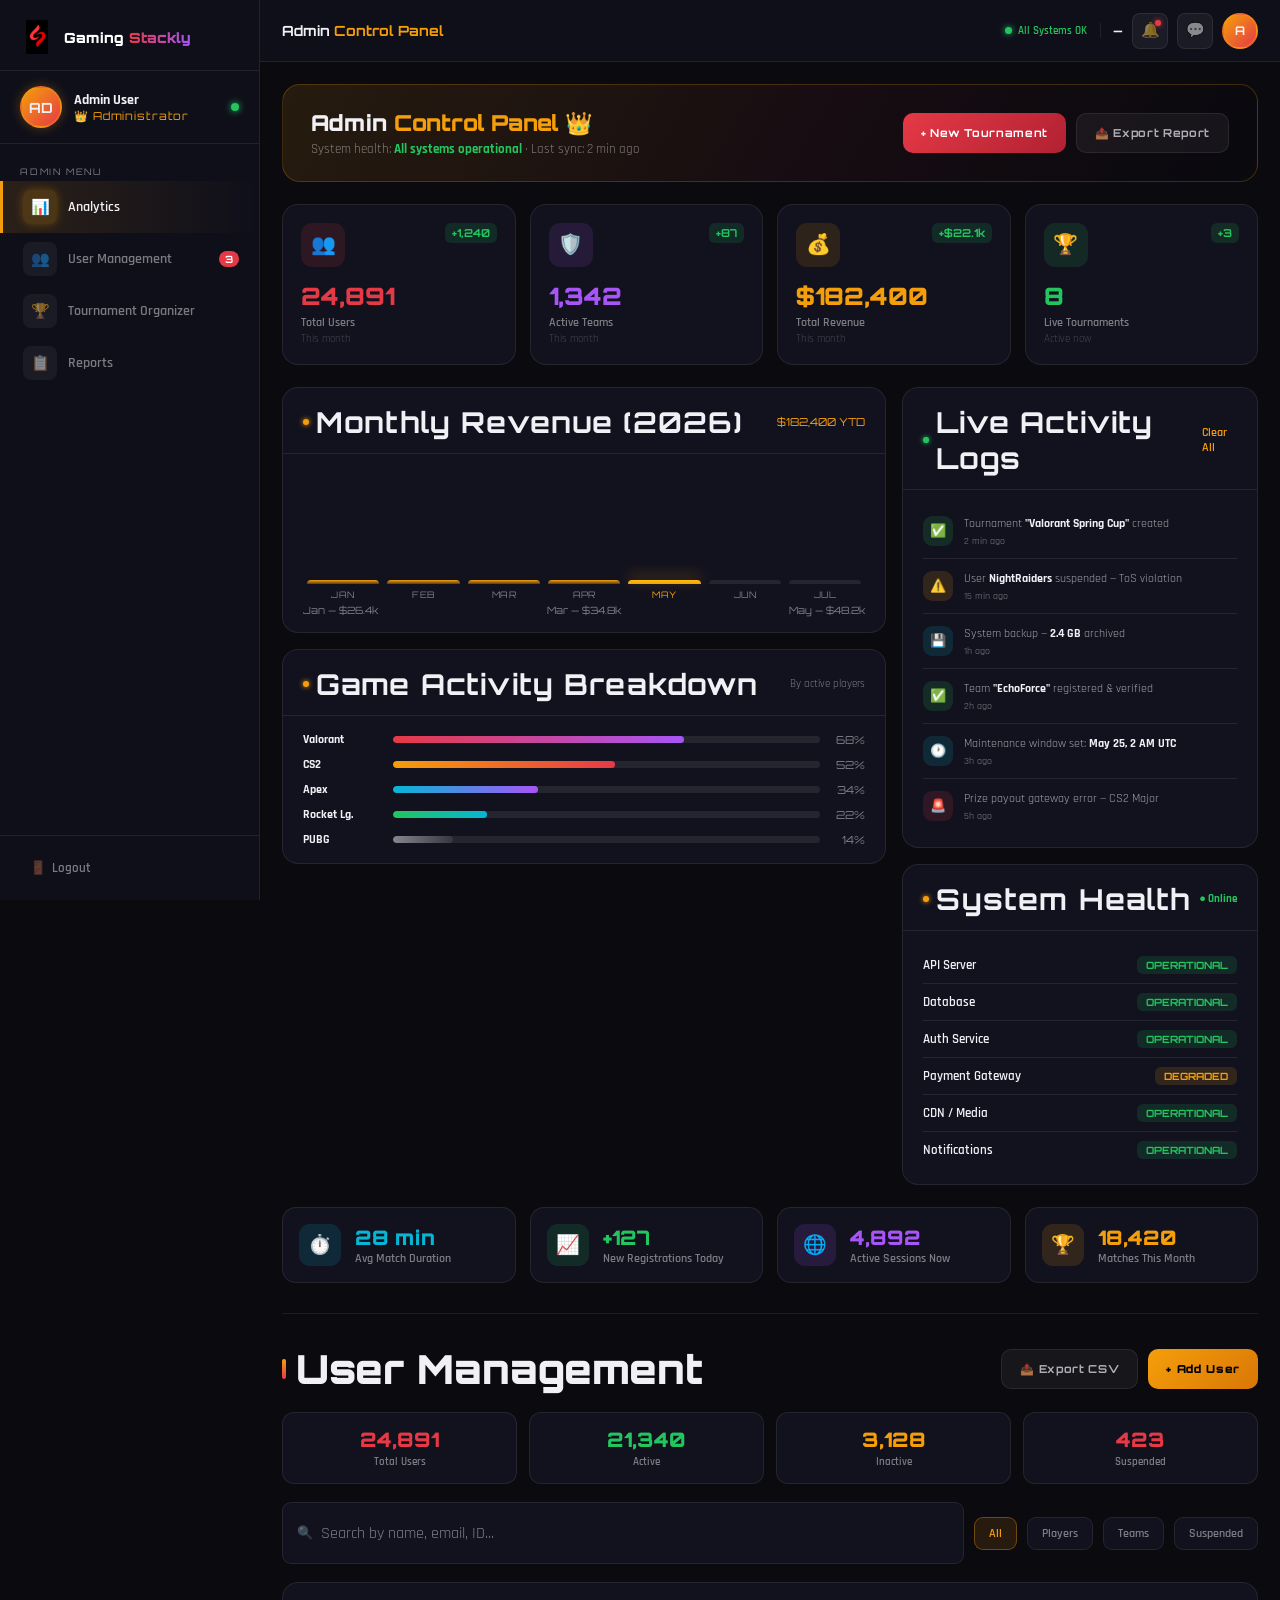
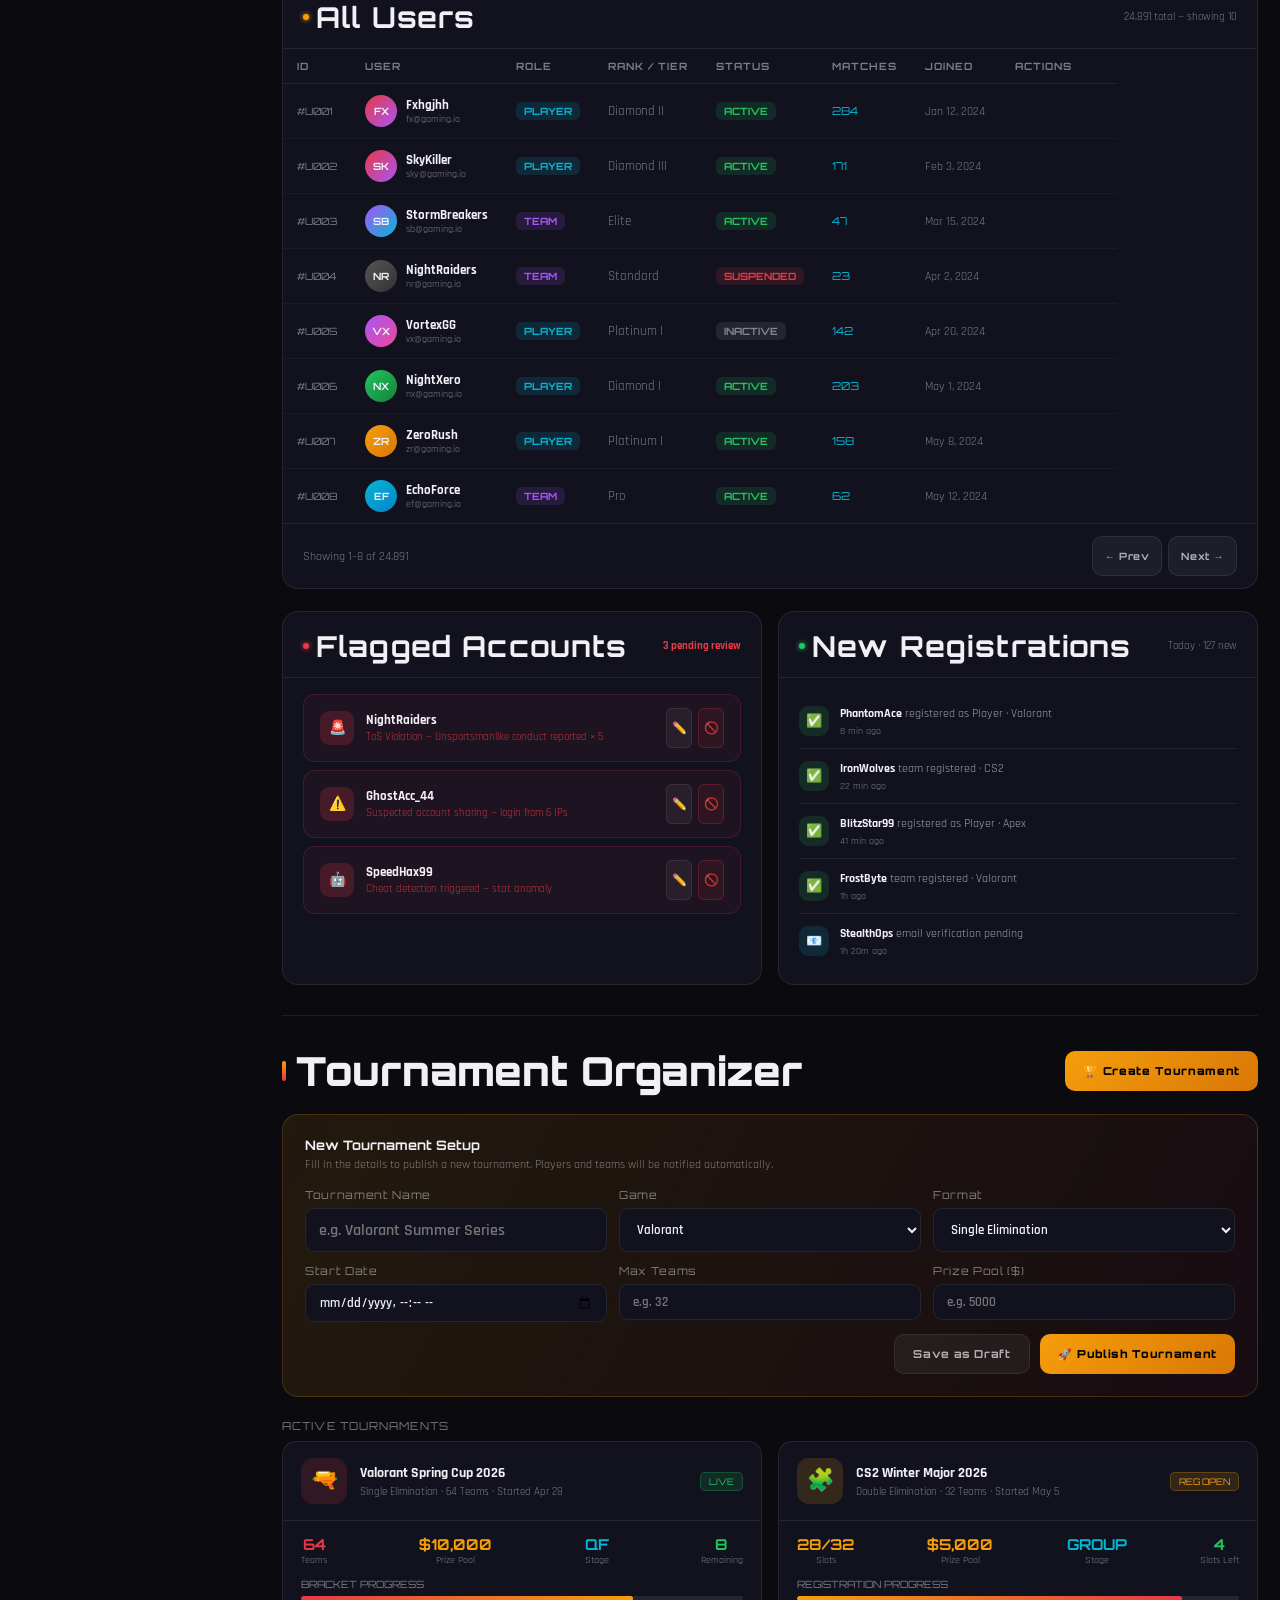
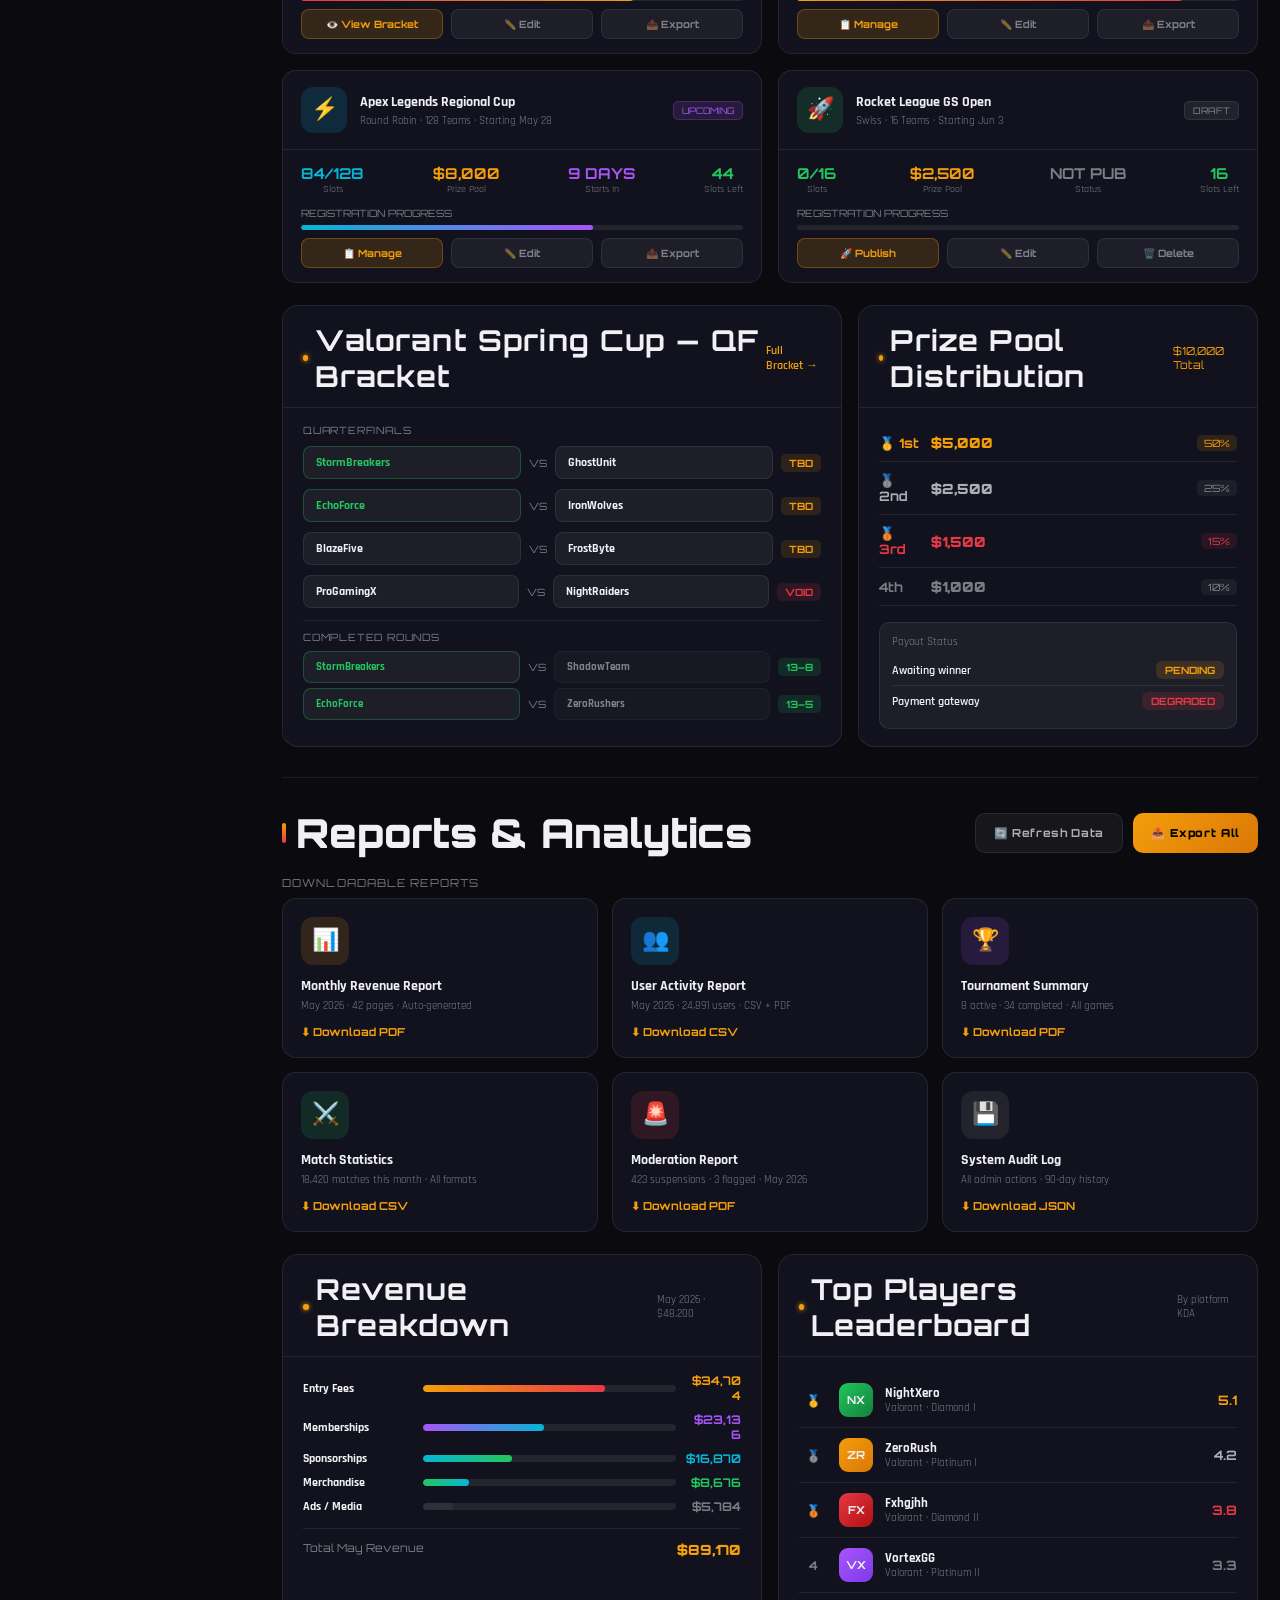
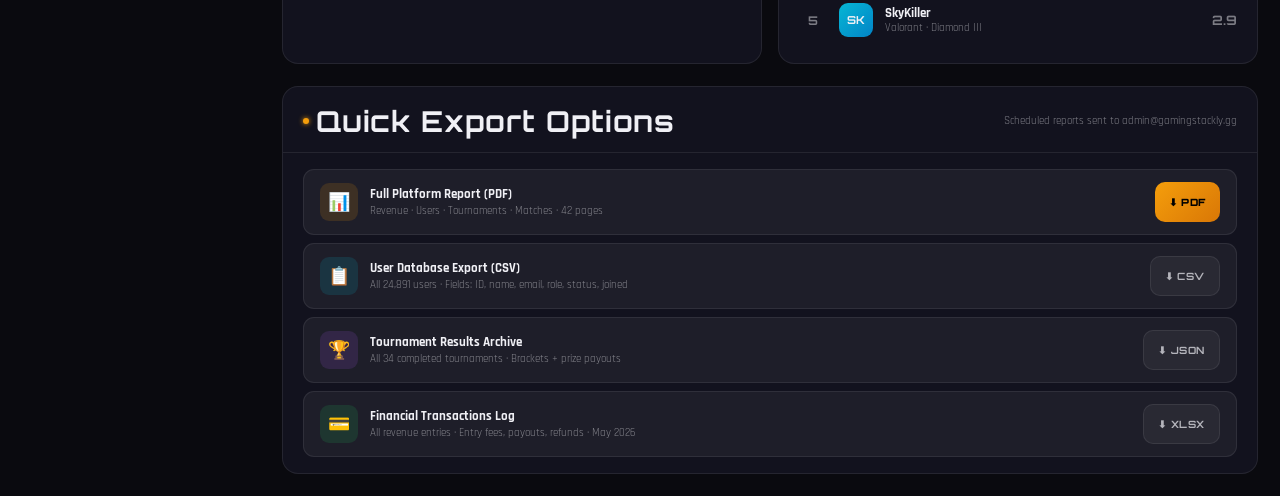
<file: admin-dashboard.html>
<!DOCTYPE html>
<html lang="en">
<head>
  <meta charset="UTF-8"/>
  <meta name="viewport" content="width=device-width, initial-scale=1.0"/>
  <title>Admin Dashboard — Gaming Stackly</title>
  <link rel="icon" href="images/Logo.png" type="image/png"/>
  <link rel="preconnect" href="https://fonts.googleapis.com"/>
  <link rel="preconnect" href="https://fonts.gstatic.com" crossorigin/>
  <link href="https://fonts.googleapis.com/css2?family=Orbitron:wght@400;700;900&family=Rajdhani:wght@400;500;600;700&display=swap" rel="stylesheet"/>
  <style>
    *,*::before,*::after{box-sizing:border-box;margin:0;padding:0}
    :root{
      --red:#e63946;--red-dark:#b02132;--purple:#a855f7;--cyan:#06b6d4;
      --gold:#f59e0b;--green:#22c55e;
      --bg:#0a0a0f;--surface:#0f0f1a;--card:#12121e;
      --border:rgba(255,255,255,0.08);--glass:rgba(255,255,255,0.05);
      --text:#f0f0f5;--muted:rgba(240,240,245,0.48);
      --sidebar:260px;--accent:#f59e0b;
    }
    html{scroll-behavior:smooth}
    body{font-family:'Rajdhani',sans-serif;background:var(--bg);color:var(--text);min-height:100vh;display:flex;overflow-x:hidden}
    ::-webkit-scrollbar{width:5px;height:5px}
    ::-webkit-scrollbar-track{background:var(--surface)}
    ::-webkit-scrollbar-thumb{background:var(--gold);border-radius:3px}

    /* ── SIDEBAR ── */
    .sidebar{width:var(--sidebar);min-height:100vh;background:var(--surface);border-right:1px solid var(--border);display:flex;flex-direction:column;position:fixed;top:0;left:0;bottom:0;z-index:100;transition:transform .3s ease}
    .sb-logo{display:flex;align-items:center;gap:10px;padding:20px 20px 16px;border-bottom:1px solid var(--border);text-decoration:none}
    .sb-logo img{width:34px;height:34px;object-fit:contain;border-radius:8px;flex-shrink:0}
    .sb-logo-text{font-family:'Orbitron',sans-serif;font-size:14px;font-weight:900;color:#fff;white-space:nowrap}
    .sb-logo-text span{background:linear-gradient(90deg,#e63946,#a855f7);-webkit-background-clip:text;-webkit-text-fill-color:transparent;background-clip:text}
    .sb-user{display:flex;align-items:center;gap:12px;padding:15px 20px;border-bottom:1px solid var(--border)}
    .sb-avatar{width:42px;height:42px;border-radius:50%;background:linear-gradient(135deg,var(--gold),var(--red));display:flex;align-items:center;justify-content:center;font-family:'Orbitron',sans-serif;font-weight:700;font-size:14px;flex-shrink:0;border:2px solid rgba(245,158,11,.35);box-shadow:0 0 12px rgba(245,158,11,.3)}
    .sb-user-info{flex:1;min-width:0}
    .sb-user-name{font-weight:700;font-size:14px;white-space:nowrap;overflow:hidden;text-overflow:ellipsis}
    .sb-user-rank{font-size:11px;color:var(--gold);font-family:'Orbitron',sans-serif;letter-spacing:.08em}
    .sb-online{width:8px;height:8px;border-radius:50%;background:var(--green);box-shadow:0 0 7px var(--green);flex-shrink:0}
    .sb-nav{flex:1;overflow-y:auto;padding:14px 0}
    .sb-section{font-size:9px;font-family:'Orbitron',sans-serif;letter-spacing:.2em;color:var(--muted);padding:8px 20px 4px;text-transform:uppercase}
    .sb-item{display:flex;align-items:center;gap:11px;padding:9px 20px;cursor:pointer;border-left:3px solid transparent;color:var(--muted);font-size:14px;font-weight:600;text-decoration:none;transition:all .18s}
    .sb-item:hover{background:var(--glass);color:var(--text);border-left-color:rgba(245,158,11,.35)}
    .sb-item.active{background:linear-gradient(90deg,rgba(245,158,11,.12),transparent);color:var(--text);border-left-color:var(--gold)}
    .sb-icon{width:34px;height:34px;border-radius:8px;background:var(--glass);display:flex;align-items:center;justify-content:center;font-size:15px;flex-shrink:0;transition:all .18s}
    .sb-item.active .sb-icon{background:rgba(245,158,11,.18);box-shadow:0 0 10px rgba(245,158,11,.3)}
    .sb-badge{margin-left:auto;background:var(--red);color:#fff;font-size:10px;font-weight:700;padding:2px 6px;border-radius:9px;font-family:'Orbitron',sans-serif}
    .sb-bottom{padding:15px 20px;border-top:1px solid var(--border)}
    .sb-logout{display:flex;align-items:center;gap:8px;padding:9px 10px;border-radius:10px;cursor:pointer;color:var(--muted);font-size:13px;font-weight:600;transition:all .18s;text-decoration:none;background:none;border:none;width:100%}
    .sb-logout:hover{background:rgba(230,57,70,.08);color:var(--red)}
    .sb-overlay{display:none;position:fixed;inset:0;background:rgba(0,0,0,.72);z-index:99}
    .sb-overlay.open{display:block}

    /* ── LAYOUT ── */
    .main{margin-left:var(--sidebar);flex:1;display:flex;flex-direction:column;min-height:100vh;min-width:0}
    .topbar{height:62px;background:var(--surface);border-bottom:1px solid var(--border);display:flex;align-items:center;padding:0 22px;gap:14px;position:sticky;top:0;z-index:50;flex-shrink:0}
    .topbar-title{font-family:'Orbitron',sans-serif;font-size:14px;font-weight:700;flex:1;min-width:0;white-space:nowrap;overflow:hidden;text-overflow:ellipsis}
    .topbar-title span{color:var(--gold)}
    .tb-actions{display:flex;align-items:center;gap:9px;flex-shrink:0}
    /* ── user chip ── */
    .tb-user-chip{display:flex;flex-direction:column;justify-content:center;min-width:0;max-width:clamp(120px,18vw,220px);padding-left:12px;margin-left:4px;border-left:1px solid var(--border);flex-shrink:1;overflow:hidden}
    .tb-user-chip-name{font-weight:700;font-size:12px;white-space:nowrap;overflow:hidden;text-overflow:ellipsis;color:var(--text);line-height:1.3;font-family:'Orbitron',sans-serif}
    @media(max-width:900px){.tb-user-chip{max-width:clamp(90px,14vw,160px)}}
    @media(max-width:580px){.tb-user-chip{display:none}}
    .tb-status{display:flex;align-items:center;gap:6px;font-size:11px;font-weight:600;color:var(--green)}
    .tb-status-dot{width:7px;height:7px;border-radius:50%;background:var(--green);box-shadow:0 0 6px var(--green)}
    .tb-btn{width:36px;height:36px;border-radius:8px;background:var(--glass);border:1px solid var(--border);display:flex;align-items:center;justify-content:center;cursor:pointer;font-size:15px;color:var(--muted);transition:all .18s;text-decoration:none;position:relative}
    .tb-btn:hover{background:var(--card);color:var(--text)}
    .tb-notif-dot{position:absolute;top:6px;right:6px;width:6px;height:6px;border-radius:50%;background:var(--red);box-shadow:0 0 5px var(--red)}
    .tb-avatar{width:36px;height:36px;border-radius:50%;background:linear-gradient(135deg,var(--gold),var(--red));display:flex;align-items:center;justify-content:center;font-family:'Orbitron',sans-serif;font-weight:700;font-size:12px;border:2px solid rgba(245,158,11,.35);cursor:pointer}
    .tb-hamburger{display:none;width:36px;height:36px;border-radius:8px;background:var(--glass);border:1px solid var(--border);align-items:center;justify-content:center;cursor:pointer;flex-shrink:0;flex-direction:column;gap:5px;padding:9px}
    .tb-hamburger span{display:block;width:100%;height:2px;background:var(--text);border-radius:2px}
    .page{padding:22px;flex:1}

    /* ── SHARED ── */
    .card{background:var(--card);border:1px solid var(--border);border-radius:16px;overflow:hidden}
    .card-head{display:flex;align-items:center;justify-content:space-between;padding:16px 20px 13px;border-bottom:1px solid var(--border)}
    .card-title{font-family:'Orbitron',sans-serif;font-size:12px;font-weight:700;letter-spacing:.04em;display:flex;align-items:center;gap:7px}
    .card-dot{width:6px;height:6px;border-radius:50%;background:var(--gold);box-shadow:0 0 5px var(--gold)}
    .card-dot-green{width:6px;height:6px;border-radius:50%;background:var(--green);box-shadow:0 0 5px var(--green);animation:pulse 1.4s infinite}
    .card-dot-red{width:6px;height:6px;border-radius:50%;background:var(--red);box-shadow:0 0 5px var(--red)}
    @keyframes pulse{0%,100%{box-shadow:0 0 4px var(--green)}50%{box-shadow:0 0 12px var(--green)}}
    .card-action{font-size:12px;color:var(--gold);cursor:pointer;font-weight:600;text-decoration:none;transition:color .18s}
    .card-action:hover{color:var(--red)}
    .card-body{padding:16px 20px}
    .section-divider{height:1px;background:var(--border);margin:30px 0}
    .section-head{display:flex;align-items:center;justify-content:space-between;margin-bottom:18px}
    .section-title{font-family:'Orbitron',sans-serif;font-size:15px;font-weight:900;display:flex;align-items:center;gap:10px}
    .section-title::before{content:'';width:4px;height:20px;border-radius:2px;background:linear-gradient(180deg,var(--gold),var(--red));flex-shrink:0}
    .btn-gold{display:inline-flex;align-items:center;gap:7px;padding:9px 18px;background:linear-gradient(135deg,var(--gold),#d97706);border:none;border-radius:10px;color:#000;font-family:'Orbitron',sans-serif;font-size:11px;font-weight:900;letter-spacing:.06em;cursor:pointer;transition:all .2s}
    .btn-gold:hover{box-shadow:0 4px 18px rgba(245,158,11,.5);transform:translateY(-1px)}
    .btn-red{display:inline-flex;align-items:center;gap:7px;padding:9px 18px;background:linear-gradient(135deg,var(--red),var(--red-dark));border:none;border-radius:10px;color:#fff;font-family:'Orbitron',sans-serif;font-size:11px;font-weight:700;letter-spacing:.06em;cursor:pointer;transition:all .2s}
    .btn-red:hover{box-shadow:0 4px 18px rgba(230,57,70,.5);transform:translateY(-1px)}
    .btn-outline{display:inline-flex;align-items:center;gap:7px;padding:9px 18px;background:var(--glass);border:1px solid var(--border);border-radius:10px;color:rgba(240,240,245,.7);font-family:'Orbitron',sans-serif;font-size:11px;font-weight:700;letter-spacing:.06em;cursor:pointer;transition:all .2s}
    .btn-outline:hover{border-color:rgba(245,158,11,.4);color:var(--text)}

    /* ── ANALYTICS ── */
    .admin-banner{background:linear-gradient(120deg,rgba(245,158,11,.12) 0%,rgba(230,57,70,.06) 55%,transparent 100%);border:1px solid rgba(245,158,11,.22);border-radius:18px;padding:24px 28px;margin-bottom:22px;display:flex;flex-wrap:wrap;align-items:center;justify-content:space-between;gap:18px}
    .admin-banner h1{font-family:'Orbitron',sans-serif;font-size:clamp(16px,2.5vw,22px);font-weight:900;margin-bottom:5px}
    .admin-banner h1 span{color:var(--gold)}
    .admin-banner p{color:var(--muted);font-size:13px}
    .stats-grid{display:grid;grid-template-columns:repeat(4,1fr);gap:14px;margin-bottom:22px}
    .stat-card{background:var(--card);border:1px solid var(--border);border-radius:16px;padding:18px;cursor:pointer;transition:all .2s}
    .stat-card:hover{border-color:rgba(245,158,11,.3);transform:translateY(-2px)}
    .stat-top{display:flex;align-items:flex-start;justify-content:space-between;margin-bottom:14px}
    .stat-icon{width:44px;height:44px;border-radius:11px;display:flex;align-items:center;justify-content:center;font-size:20px}
    .stat-change{font-size:11px;font-weight:700;padding:3px 7px;border-radius:6px;font-family:'Orbitron',sans-serif}
    .stat-change.up{background:rgba(34,197,94,.14);color:var(--green)}
    .stat-change.down{background:rgba(230,57,70,.14);color:var(--red)}
    .stat-val{font-family:'Orbitron',sans-serif;font-size:24px;font-weight:900;margin-bottom:4px}
    .stat-lbl{font-size:12px;color:var(--muted);font-weight:600}
    .stat-period{font-size:11px;color:rgba(240,240,245,.22);margin-top:2px}
    .analytics-grid{display:grid;grid-template-columns:1.7fr 1fr;gap:16px;margin-bottom:22px}
    /* Revenue bar chart */
    .rev-chart{display:flex;align-items:flex-end;gap:8px;height:130px;padding:0 4px}
    .rev-bar-col{flex:1;display:flex;flex-direction:column;align-items:center;gap:5px}
    .rev-bar{width:100%;border-radius:4px 4px 0 0;min-height:4px;transition:opacity .2s;cursor:pointer}
    .rev-bar:hover{opacity:.75}
    .rev-month{font-size:9px;font-family:'Orbitron',sans-serif;color:var(--muted);letter-spacing:.05em}
    .log-item{display:flex;gap:11px;padding:11px 0;border-bottom:1px solid var(--border)}
    .log-item:last-child{border-bottom:none}
    .log-icon{width:30px;height:30px;border-radius:9px;display:flex;align-items:center;justify-content:center;font-size:13px;flex-shrink:0;margin-top:1px}
    .log-icon.success{background:rgba(34,197,94,.14);color:var(--green)}
    .log-icon.warning{background:rgba(245,158,11,.14);color:var(--gold)}
    .log-icon.info{background:rgba(6,182,212,.14);color:var(--cyan)}
    .log-icon.danger{background:rgba(230,57,70,.14);color:var(--red)}
    .log-msg{font-size:12px;line-height:1.5;color:rgba(240,240,245,.65);word-break:break-word}
    .log-msg b{color:var(--text)}
    .log-time{font-size:10px;color:var(--muted);margin-top:2px}
    .mini-row{display:grid;grid-template-columns:repeat(4,1fr);gap:14px;margin-bottom:22px}
    .mini-card{display:flex;align-items:center;gap:14px;padding:16px;background:var(--card);border:1px solid var(--border);border-radius:14px}
    .mini-icon{width:42px;height:42px;border-radius:11px;display:flex;align-items:center;justify-content:center;font-size:19px;flex-shrink:0}
    .mini-val{font-family:'Orbitron',sans-serif;font-size:20px;font-weight:900}
    .mini-lbl{font-size:12px;color:var(--muted);font-weight:600;margin-top:1px}
    /* Game breakdown bars */
    .game-bar-row{display:flex;align-items:center;gap:10px;margin-bottom:10px}
    .game-bar-row:last-child{margin-bottom:0}
    .game-name{font-size:12px;font-weight:700;width:80px;flex-shrink:0}
    .game-bar-track{flex:1;height:7px;background:var(--border);border-radius:4px;overflow:hidden}
    .game-bar-fill{height:100%;border-radius:4px}
    .game-pct{font-size:11px;font-family:'Orbitron',sans-serif;color:var(--muted);width:35px;text-align:right;flex-shrink:0}
    /* System health */
    .health-row{display:flex;align-items:center;justify-content:space-between;padding:9px 0;border-bottom:1px solid var(--border)}
    .health-row:last-child{border-bottom:none}
    .health-label{font-size:13px;font-weight:600}
    .health-status{font-size:10px;font-family:'Orbitron',sans-serif;font-weight:700;padding:3px 9px;border-radius:6px}
    .h-ok{background:rgba(34,197,94,.14);color:var(--green)}
    .h-warn{background:rgba(245,158,11,.14);color:var(--gold)}
    .h-err{background:rgba(230,57,70,.14);color:var(--red)}

    /* ── USER MANAGEMENT ── */
    .um-filter-bar{display:flex;align-items:center;gap:10px;margin-bottom:18px;flex-wrap:wrap}
    .um-search{display:flex;align-items:center;gap:8px;background:var(--card);border:1px solid var(--border);border-radius:9px;padding:8px 14px;flex:1;min-width:200px}
    .um-search input{background:none;border:none;outline:none;color:var(--text);font-family:'Rajdhani',sans-serif;font-size:13px;width:100%}
    .um-search input::placeholder{color:var(--muted)}
    .um-filter-btn{padding:8px 14px;border-radius:9px;background:var(--card);border:1px solid var(--border);color:var(--muted);font-size:12px;font-weight:600;cursor:pointer;transition:all .18s;white-space:nowrap}
    .um-filter-btn.active,.um-filter-btn:hover{background:rgba(245,158,11,.12);border-color:rgba(245,158,11,.35);color:var(--gold)}
    .um-stats-row{display:grid;grid-template-columns:repeat(4,1fr);gap:12px;margin-bottom:18px}
    .um-stat{background:var(--card);border:1px solid var(--border);border-radius:12px;padding:14px 16px;text-align:center}
    .um-stat-val{font-family:'Orbitron',sans-serif;font-size:20px;font-weight:900;margin-bottom:3px}
    .um-stat-lbl{font-size:11px;color:var(--muted);font-weight:600}
    .table-wrap{overflow-x:auto}
    table{width:100%;border-collapse:collapse;min-width:620px}
    thead tr{border-bottom:1px solid var(--border)}
    th{padding:11px 14px;text-align:left;font-family:'Orbitron',sans-serif;font-size:10px;color:var(--muted);text-transform:uppercase;letter-spacing:.1em;white-space:nowrap}
    tbody tr{border-bottom:1px solid rgba(255,255,255,.04);transition:background .15s}
    tbody tr:last-child{border-bottom:none}
    tbody tr:hover{background:var(--glass)}
    td{padding:11px 14px;font-size:13px;vertical-align:middle}
    .user-cell{display:flex;align-items:center;gap:9px}
    .u-av{width:32px;height:32px;border-radius:50%;background:linear-gradient(135deg,var(--red),var(--purple));display:flex;align-items:center;justify-content:center;font-family:'Orbitron',sans-serif;font-size:10px;font-weight:700;flex-shrink:0}
    .u-name{font-weight:700;font-size:13px;white-space:nowrap}
    .u-email{font-size:10px;color:var(--muted);white-space:nowrap}
    .badge{font-size:10px;font-weight:700;font-family:'Orbitron',sans-serif;padding:3px 8px;border-radius:6px}
    .badge-player{background:rgba(6,182,212,.14);color:var(--cyan)}
    .badge-team{background:rgba(168,85,247,.14);color:var(--purple)}
    .badge-admin{background:rgba(245,158,11,.14);color:var(--gold)}
    .badge-active{background:rgba(34,197,94,.14);color:var(--green)}
    .badge-suspended{background:rgba(230,57,70,.14);color:var(--red)}
    .badge-inactive{background:rgba(255,255,255,.08);color:var(--muted)}
    .action-btns{display:flex;gap:5px;opacity:0;transition:opacity .15s}
    tbody tr:hover .action-btns{opacity:1}
    .act-btn{width:26px;height:26px;border-radius:6px;border:1px solid var(--border);background:var(--glass);cursor:pointer;font-size:12px;display:flex;align-items:center;justify-content:center;transition:all .15s}
    .act-btn:hover{background:var(--card)}
    .act-btn.del{border-color:rgba(230,57,70,.25);background:rgba(230,57,70,.08);color:var(--red)}
    .act-btn.del:hover{background:rgba(230,57,70,.22)}
    .flagged-card{background:rgba(230,57,70,.06);border:1px solid rgba(230,57,70,.18);border-radius:12px;padding:13px 16px;display:flex;align-items:center;gap:12px;margin-bottom:8px}
    .flagged-card:last-child{margin-bottom:0}
    .flag-av{width:34px;height:34px;border-radius:9px;background:rgba(230,57,70,.2);display:flex;align-items:center;justify-content:center;font-size:14px;flex-shrink:0}
    .flag-info{flex:1;min-width:0}
    .flag-name{font-weight:700;font-size:13px;margin-bottom:2px}
    .flag-reason{font-size:11px;color:rgba(230,57,70,.8)}

    /* ── TOURNAMENT ORGANIZER ── */
    .tourn-create-card{background:linear-gradient(120deg,rgba(245,158,11,.1),rgba(230,57,70,.06));border:1px solid rgba(245,158,11,.2);border-radius:16px;padding:22px;margin-bottom:22px}
    .tc-form{display:grid;grid-template-columns:1fr 1fr 1fr;gap:12px;margin-top:16px}
    .tc-form-full{grid-column:1/-1}
    .tc-field label{font-size:11px;font-family:'Orbitron',sans-serif;color:var(--muted);display:block;margin-bottom:6px;letter-spacing:.06em}
    .tc-field input,.tc-field select{width:100%;background:var(--card);border:1px solid var(--border);border-radius:9px;padding:9px 13px;color:var(--text);font-family:'Rajdhani',sans-serif;font-size:13px;font-weight:600;outline:none;transition:border-color .18s}
    .tc-field input:focus,.tc-field select:focus{border-color:rgba(245,158,11,.45)}
    .tc-field select option{background:var(--card)}
    .tourn-list-grid{display:grid;grid-template-columns:1fr 1fr;gap:16px;margin-bottom:22px}
    .tourn-card{background:var(--card);border:1px solid var(--border);border-radius:14px;overflow:hidden;transition:all .2s}
    .tourn-card:hover{border-color:rgba(245,158,11,.3);transform:translateY(-2px)}
    .tc-banner{padding:16px 18px;border-bottom:1px solid var(--border);display:flex;align-items:center;gap:13px}
    .tc-game-icon{width:46px;height:46px;border-radius:12px;display:flex;align-items:center;justify-content:center;font-size:22px;flex-shrink:0}
    .tc-name{font-weight:700;font-size:14px;margin-bottom:3px}
    .tc-meta{font-size:11px;color:var(--muted)}
    .tc-body{padding:14px 18px}
    .tc-stat-row{display:flex;justify-content:space-between;margin-bottom:12px}
    .tc-stat{text-align:center}
    .tc-stat .v{font-family:'Orbitron',sans-serif;font-size:15px;font-weight:700}
    .tc-stat .l{font-size:10px;color:var(--muted)}
    .tc-prog-track{height:5px;background:var(--border);border-radius:3px;overflow:hidden;margin-bottom:8px}
    .tc-prog-fill{height:100%;border-radius:3px}
    .tc-actions{display:flex;gap:8px}
    .tc-btn{flex:1;padding:8px;border-radius:8px;font-size:10px;font-family:'Orbitron',sans-serif;font-weight:700;cursor:pointer;border:1px solid var(--border);background:var(--glass);color:var(--muted);transition:all .18s;text-align:center}
    .tc-btn:hover{border-color:rgba(245,158,11,.35);color:var(--gold)}
    .tc-btn.primary{background:rgba(245,158,11,.15);border-color:rgba(245,158,11,.3);color:var(--gold)}
    .bracket-row{display:flex;align-items:center;gap:8px;margin-bottom:10px}
    .bracket-slot{flex:1;background:var(--glass);border:1px solid var(--border);border-radius:8px;padding:8px 12px;font-size:12px;font-weight:700}
    .bracket-vs{font-size:10px;font-family:'Orbitron',sans-serif;color:var(--muted);flex-shrink:0}
    .bracket-result{font-size:10px;font-family:'Orbitron',sans-serif;font-weight:700;padding:3px 8px;border-radius:5px;flex-shrink:0}
    .prize-row{display:flex;align-items:center;gap:12px;padding:10px 0;border-bottom:1px solid var(--border)}
    .prize-row:last-child{border-bottom:none}
    .prize-place{font-family:'Orbitron',sans-serif;font-size:13px;font-weight:700;width:40px;flex-shrink:0}
    .prize-amount{font-family:'Orbitron',sans-serif;font-size:14px;font-weight:900;flex:1}

    /* ── REPORTS ── */
    .report-card-grid{display:grid;grid-template-columns:repeat(3,1fr);gap:14px;margin-bottom:22px}
    .report-card{background:var(--card);border:1px solid var(--border);border-radius:14px;padding:18px;cursor:pointer;transition:all .2s}
    .report-card:hover{border-color:rgba(245,158,11,.3);transform:translateY(-2px)}
    .rc-icon{width:48px;height:48px;border-radius:12px;display:flex;align-items:center;justify-content:center;font-size:22px;margin-bottom:12px}
    .rc-title{font-weight:700;font-size:14px;margin-bottom:4px}
    .rc-meta{font-size:11px;color:var(--muted);margin-bottom:12px}
    .rc-download{display:flex;align-items:center;gap:6px;font-size:11px;font-family:'Orbitron',sans-serif;color:var(--gold);font-weight:700;cursor:pointer}
    .rev-breakdown-row{display:flex;align-items:center;gap:10px;margin-bottom:9px}
    .rev-breakdown-row:last-child{margin-bottom:0}
    .rb-label{font-size:12px;font-weight:700;width:110px;flex-shrink:0}
    .rb-bar-track{flex:1;height:7px;background:var(--border);border-radius:4px;overflow:hidden}
    .rb-bar-fill{height:100%;border-radius:4px}
    .rb-amount{font-size:12px;font-family:'Orbitron',sans-serif;font-weight:700;width:55px;text-align:right;flex-shrink:0}
    .leaderboard-row{display:flex;align-items:center;gap:12px;padding:10px 0;border-bottom:1px solid var(--border)}
    .leaderboard-row:last-child{border-bottom:none}
    .lb-rank{font-family:'Orbitron',sans-serif;font-size:12px;font-weight:700;width:28px;flex-shrink:0;text-align:center}
    .lb-av{width:34px;height:34px;border-radius:9px;display:flex;align-items:center;justify-content:center;font-family:'Orbitron',sans-serif;font-weight:700;font-size:11px;flex-shrink:0}
    .lb-info{flex:1;min-width:0}
    .lb-name{font-weight:700;font-size:13px}
    .lb-game{font-size:11px;color:var(--muted)}
    .lb-score{font-family:'Orbitron',sans-serif;font-size:13px;font-weight:700;flex-shrink:0}
    .export-option{display:flex;align-items:center;gap:12px;padding:12px 16px;background:var(--glass);border:1px solid var(--border);border-radius:11px;margin-bottom:8px;cursor:pointer;transition:all .18s}
    .export-option:hover{border-color:rgba(245,158,11,.3);background:rgba(245,158,11,.05)}
    .export-option:last-child{margin-bottom:0}
    .eo-icon{width:38px;height:38px;border-radius:9px;display:flex;align-items:center;justify-content:center;font-size:18px;flex-shrink:0}
    .eo-info{flex:1;min-width:0}
    .eo-title{font-weight:700;font-size:13px;margin-bottom:2px}
    .eo-meta{font-size:11px;color:var(--muted)}

    /* ── TOAST ── */
    .gs-toast{position:fixed;bottom:28px;right:28px;background:#1c1c2e;border:1px solid rgba(245,158,11,.4);border-radius:13px;padding:13px 18px;font-family:'Rajdhani',sans-serif;font-size:14px;font-weight:600;color:var(--text);z-index:9999;display:flex;align-items:center;gap:10px;box-shadow:0 8px 32px rgba(0,0,0,.6);transform:translateY(80px);opacity:0;transition:all .32s cubic-bezier(.34,1.56,.64,1);min-width:260px;max-width:380px;pointer-events:none}
    .gs-toast.show{transform:translateY(0);opacity:1}
    .gs-toast-icon{font-size:20px;flex-shrink:0;line-height:1}

    /* ── RESPONSIVE ── */
    @media(max-width:1200px){.stats-grid,.mini-row,.um-stats-row{grid-template-columns:repeat(2,1fr)}.analytics-grid,.tourn-list-grid,.report-card-grid{grid-template-columns:1fr}.tc-form{grid-template-columns:1fr 1fr}}
    @media(max-width:900px){.sidebar{transform:translateX(-100%)}.sidebar.open{transform:translateX(0)}.main{margin-left:0}.tb-hamburger{display:flex}}
    @media(max-width:600px){.stats-grid,.mini-row,.um-stats-row{grid-template-columns:1fr 1fr}.page{padding:14px}.tc-form{grid-template-columns:1fr}}
    @media(max-width:480px){
      .gs-toast{min-width:min(260px,calc(100vw - 40px));right:16px;bottom:16px}
      .page{padding:10px}
      .stat-val,.mini-val{font-size:18px}
      .topbar{padding:0 14px}
      .tb-live{display:none}
    }
    @media(max-width:400px){
      .topbar{padding:0 10px}
      .um-search{min-width:0;flex:1}
      .gs-toast{min-width:min(220px,calc(100vw - 24px));right:12px;bottom:12px}
      .admin-banner{padding:16px 18px}
    }
    @media(max-width:360px){
      .stats-grid,.mini-row,.um-stats-row{grid-template-columns:1fr}
      .tourn-list-grid,.report-card-grid{grid-template-columns:1fr}
      .gs-toast{right:8px;bottom:8px;min-width:calc(100vw - 16px)}
      .page{padding:8px}
      .topbar{padding:0 8px}
      .tb-btn,.tb-avatar,.tb-hamburger{width:34px;height:34px}
    }
  </style>
  <link rel="stylesheet" href="css/responsive-fix.css">
</head>
<body>

<div class="sb-overlay" id="overlay" onclick="closeSidebar()"></div>

<!-- SIDEBAR -->
<aside class="sidebar" id="sidebar">
  <a href="index.html" class="sb-logo">
    <img src="images/Logo.png" alt="Gaming Stackly"/>
    <div class="sb-logo-text">Gaming <span>Stackly</span></div>
  </a>
  <div class="sb-user">
    <div class="sb-avatar">AD</div>
    <div class="sb-user-info">
      <div class="sb-user-name">Admin User</div>
      <div class="sb-user-rank">👑 Administrator</div>
    </div>
    <div class="sb-online"></div>
  </div>
  <nav class="sb-nav">
    <div class="sb-section">Admin Menu</div>
    <a class="sb-item active" href="#analytics"><div class="sb-icon">📊</div>Analytics</a>
    <a class="sb-item" href="#user-management"><div class="sb-icon">👥</div>User Management<span class="sb-badge">3</span></a>
    <a class="sb-item" href="#tournament-organizer"><div class="sb-icon">🏆</div>Tournament Organizer</a>
    <a class="sb-item" href="#reports"><div class="sb-icon">📋</div>Reports</a>
  </nav>
  <div class="sb-bottom">
    <a class="sb-logout" href="login.html">🚪 &nbsp;Logout</a>
  </div>
</aside>

<!-- MAIN -->
<div class="main">
  <header class="topbar">
    <div class="tb-hamburger" id="hamburger" onclick="openSidebar()"><span></span><span></span><span></span></div>
    <div class="topbar-title">Admin <span>Control Panel</span></div>
    <div class="tb-actions">
      <div class="tb-status"><div class="tb-status-dot"></div>All Systems OK</div>

      <!-- user chip: name + email from session -->
      <div class="tb-user-chip">
        <div class="tb-user-chip-name js-admin-email">—</div>
      </div>

      <a class="tb-btn" href="#">🔔<div class="tb-notif-dot"></div></a>
      <a class="tb-btn" href="#">💬</a>
      <div class="tb-avatar js-admin-initials">AD</div>
    </div>
  </header>

  <main class="page">

    <!-- ═══════════════ ANALYTICS ═══════════════ -->
    <div id="analytics" style="scroll-margin-top:80px">

      <div class="admin-banner">
        <div>
          <h1>Admin <span>Control Panel</span> 👑</h1>
          <p>System health: <b style="color:var(--green)">All systems operational</b> · Last sync: 2 min ago</p>
        </div>
        <div style="display:flex;gap:10px;flex-wrap:wrap">
          <button class="btn-red">+ New Tournament</button>
          <button class="btn-outline">📤 Export Report</button>
        </div>
      </div>

      <!-- Top Metrics -->
      <div class="stats-grid">
        <div class="stat-card">
          <div class="stat-top"><div class="stat-icon" style="background:rgba(230,57,70,.12)">👥</div><div class="stat-change up">+1,240</div></div>
          <div class="stat-val" style="color:var(--red)">24,891</div>
          <div class="stat-lbl">Total Users</div>
          <div class="stat-period">This month</div>
        </div>
        <div class="stat-card">
          <div class="stat-top"><div class="stat-icon" style="background:rgba(168,85,247,.12)">🛡️</div><div class="stat-change up">+87</div></div>
          <div class="stat-val" style="color:var(--purple)">1,342</div>
          <div class="stat-lbl">Active Teams</div>
          <div class="stat-period">This month</div>
        </div>
        <div class="stat-card">
          <div class="stat-top"><div class="stat-icon" style="background:rgba(245,158,11,.12)">💰</div><div class="stat-change up">+$22.1k</div></div>
          <div class="stat-val" style="color:var(--gold)">$182,400</div>
          <div class="stat-lbl">Total Revenue</div>
          <div class="stat-period">This month</div>
        </div>
        <div class="stat-card">
          <div class="stat-top"><div class="stat-icon" style="background:rgba(34,197,94,.12)">🏆</div><div class="stat-change up">+3</div></div>
          <div class="stat-val" style="color:var(--green)">8</div>
          <div class="stat-lbl">Live Tournaments</div>
          <div class="stat-period">Active now</div>
        </div>
      </div>

      <!-- Revenue Chart + Activity Logs -->
      <div class="analytics-grid">
        <div>
          <!-- Revenue Chart -->
          <div class="card" style="margin-bottom:16px">
            <div class="card-head">
              <div class="card-title"><div class="card-dot"></div>Monthly Revenue (2026)</div>
              <span style="font-size:11px;color:var(--gold);font-family:'Orbitron',sans-serif">$182,400 YTD</span>
            </div>
            <div class="card-body">
              <div class="rev-chart">
                <div class="rev-bar-col"><div class="rev-bar" style="height:55%;background:linear-gradient(180deg,var(--gold),rgba(245,158,11,.3))"></div><div class="rev-month">JAN</div></div>
                <div class="rev-bar-col"><div class="rev-bar" style="height:65%;background:linear-gradient(180deg,var(--gold),rgba(245,158,11,.3))"></div><div class="rev-month">FEB</div></div>
                <div class="rev-bar-col"><div class="rev-bar" style="height:72%;background:linear-gradient(180deg,var(--gold),rgba(245,158,11,.3))"></div><div class="rev-month">MAR</div></div>
                <div class="rev-bar-col"><div class="rev-bar" style="height:60%;background:linear-gradient(180deg,var(--gold),rgba(245,158,11,.3))"></div><div class="rev-month">APR</div></div>
                <div class="rev-bar-col"><div class="rev-bar" style="height:100%;background:linear-gradient(180deg,#ffbe0b,var(--gold));box-shadow:0 -4px 14px rgba(245,158,11,.4)"></div><div class="rev-month" style="color:var(--gold)">MAY</div></div>
                <div class="rev-bar-col"><div class="rev-bar" style="height:25%;background:var(--border)"></div><div class="rev-month">JUN</div></div>
                <div class="rev-bar-col"><div class="rev-bar" style="height:25%;background:var(--border)"></div><div class="rev-month">JUL</div></div>
              </div>
              <div style="display:flex;justify-content:space-between;margin-top:4px;font-size:10px;color:var(--muted);font-family:'Orbitron',sans-serif">
                <span>Jan — $26.4k</span><span>Mar — $34.8k</span><span>May — $48.2k</span>
              </div>
            </div>
          </div>

          <!-- Game Activity Breakdown -->
          <div class="card">
            <div class="card-head">
              <div class="card-title"><div class="card-dot"></div>Game Activity Breakdown</div>
              <span style="font-size:11px;color:var(--muted)">By active players</span>
            </div>
            <div class="card-body">
              <div class="game-bar-row">
                <span class="game-name">Valorant</span>
                <div class="game-bar-track"><div class="game-bar-fill" style="width:68%;background:linear-gradient(90deg,var(--red),var(--purple))"></div></div>
                <span class="game-pct">68%</span>
              </div>
              <div class="game-bar-row">
                <span class="game-name">CS2</span>
                <div class="game-bar-track"><div class="game-bar-fill" style="width:52%;background:linear-gradient(90deg,var(--gold),var(--red))"></div></div>
                <span class="game-pct">52%</span>
              </div>
              <div class="game-bar-row">
                <span class="game-name">Apex</span>
                <div class="game-bar-track"><div class="game-bar-fill" style="width:34%;background:linear-gradient(90deg,var(--cyan),var(--purple))"></div></div>
                <span class="game-pct">34%</span>
              </div>
              <div class="game-bar-row">
                <span class="game-name">Rocket Lg.</span>
                <div class="game-bar-track"><div class="game-bar-fill" style="width:22%;background:linear-gradient(90deg,var(--green),var(--cyan))"></div></div>
                <span class="game-pct">22%</span>
              </div>
              <div class="game-bar-row">
                <span class="game-name">PUBG</span>
                <div class="game-bar-track"><div class="game-bar-fill" style="width:14%;background:linear-gradient(90deg,var(--muted),var(--border))"></div></div>
                <span class="game-pct">14%</span>
              </div>
            </div>
          </div>
        </div>

        <div>
          <!-- Activity Logs -->
          <div class="card" style="margin-bottom:16px">
            <div class="card-head">
              <div class="card-title"><div class="card-dot-green"></div>Live Activity Logs</div>
              <a class="card-action" href="#">Clear All</a>
            </div>
            <div style="padding:14px 20px">
              <div class="log-item">
                <div class="log-icon success">✅</div>
                <div><div class="log-msg">Tournament <b>"Valorant Spring Cup"</b> created</div><div class="log-time">2 min ago</div></div>
              </div>
              <div class="log-item">
                <div class="log-icon warning">⚠️</div>
                <div><div class="log-msg">User <b>NightRaiders</b> suspended — ToS violation</div><div class="log-time">15 min ago</div></div>
              </div>
              <div class="log-item">
                <div class="log-icon info">💾</div>
                <div><div class="log-msg">System backup — <b>2.4 GB</b> archived</div><div class="log-time">1h ago</div></div>
              </div>
              <div class="log-item">
                <div class="log-icon success">✅</div>
                <div><div class="log-msg">Team <b>"EchoForce"</b> registered & verified</div><div class="log-time">2h ago</div></div>
              </div>
              <div class="log-item">
                <div class="log-icon info">🕐</div>
                <div><div class="log-msg">Maintenance window set: <b>May 25, 2 AM UTC</b></div><div class="log-time">3h ago</div></div>
              </div>
              <div class="log-item">
                <div class="log-icon danger">🚨</div>
                <div><div class="log-msg">Prize payout gateway error — CS2 Major</div><div class="log-time">5h ago</div></div>
              </div>
            </div>
          </div>

          <!-- System Health -->
          <div class="card">
            <div class="card-head">
              <div class="card-title"><div class="card-dot"></div>System Health</div>
              <span style="font-size:11px;color:var(--green);font-weight:700">● Online</span>
            </div>
            <div class="card-body">
              <div class="health-row"><span class="health-label">API Server</span><span class="health-status h-ok">OPERATIONAL</span></div>
              <div class="health-row"><span class="health-label">Database</span><span class="health-status h-ok">OPERATIONAL</span></div>
              <div class="health-row"><span class="health-label">Auth Service</span><span class="health-status h-ok">OPERATIONAL</span></div>
              <div class="health-row"><span class="health-label">Payment Gateway</span><span class="health-status h-warn">DEGRADED</span></div>
              <div class="health-row"><span class="health-label">CDN / Media</span><span class="health-status h-ok">OPERATIONAL</span></div>
              <div class="health-row"><span class="health-label">Notifications</span><span class="health-status h-ok">OPERATIONAL</span></div>
            </div>
          </div>
        </div>
      </div>

      <!-- Platform Mini Stats -->
      <div class="mini-row">
        <div class="mini-card">
          <div class="mini-icon" style="background:rgba(6,182,212,.14);color:var(--cyan)">⏱️</div>
          <div><div class="mini-val" style="color:var(--cyan)">28 min</div><div class="mini-lbl">Avg Match Duration</div></div>
        </div>
        <div class="mini-card">
          <div class="mini-icon" style="background:rgba(34,197,94,.14);color:var(--green)">📈</div>
          <div><div class="mini-val" style="color:var(--green)">+127</div><div class="mini-lbl">New Registrations Today</div></div>
        </div>
        <div class="mini-card">
          <div class="mini-icon" style="background:rgba(168,85,247,.14);color:var(--purple)">🌐</div>
          <div><div class="mini-val" style="color:var(--purple)">4,892</div><div class="mini-lbl">Active Sessions Now</div></div>
        </div>
        <div class="mini-card">
          <div class="mini-icon" style="background:rgba(245,158,11,.14);color:var(--gold)">🏆</div>
          <div><div class="mini-val" style="color:var(--gold)">18,420</div><div class="mini-lbl">Matches This Month</div></div>
        </div>
      </div>

    </div><!-- /analytics -->

    <div class="section-divider"></div>

    <!-- ═══════════════ USER MANAGEMENT ═══════════════ -->
    <div id="user-management" style="scroll-margin-top:80px;margin-top:10px">

      <div class="section-head">
        <div class="section-title">User Management</div>
        <div style="display:flex;gap:10px">
          <button class="btn-outline">📤 Export CSV</button>
          <button class="btn-gold">+ Add User</button>
        </div>
      </div>

      <!-- User summary stats -->
      <div class="um-stats-row">
        <div class="um-stat"><div class="um-stat-val" style="color:var(--red)">24,891</div><div class="um-stat-lbl">Total Users</div></div>
        <div class="um-stat"><div class="um-stat-val" style="color:var(--green)">21,340</div><div class="um-stat-lbl">Active</div></div>
        <div class="um-stat"><div class="um-stat-val" style="color:var(--gold)">3,128</div><div class="um-stat-lbl">Inactive</div></div>
        <div class="um-stat"><div class="um-stat-val" style="color:var(--red)">423</div><div class="um-stat-lbl">Suspended</div></div>
      </div>

      <!-- Search & filters -->
      <div class="um-filter-bar">
        <div class="um-search">
          <span style="color:var(--muted);font-size:13px">🔍</span>
          <input type="text" placeholder="Search by name, email, ID..."/>
        </div>
        <div class="um-filter-btn active">All</div>
        <div class="um-filter-btn">Players</div>
        <div class="um-filter-btn">Teams</div>
        <div class="um-filter-btn">Suspended</div>
      </div>

      <!-- Full User Table -->
      <div class="card" style="margin-bottom:22px">
        <div class="card-head">
          <div class="card-title"><div class="card-dot"></div>All Users</div>
          <span style="font-size:11px;color:var(--muted)">24,891 total — showing 10</span>
        </div>
        <div class="table-wrap">
          <table>
            <thead>
              <tr><th>ID</th><th>User</th><th>Role</th><th>Rank / Tier</th><th>Status</th><th>Matches</th><th>Joined</th><th>Actions</th></tr>
            </thead>
            <tbody>
              <tr>
                <td style="color:var(--muted);font-family:'Orbitron',sans-serif;font-size:10px">#U001</td>
                <td><div class="user-cell"><div class="u-av">FX</div><div><div class="u-name">Fxhgjhh</div><div class="u-email">fx@gaming.io</div></div></div></td>
                <td><span class="badge badge-player">PLAYER</span></td>
                <td style="color:var(--muted);white-space:nowrap">Diamond II</td>
                <td><span class="badge badge-active">ACTIVE</span></td>
                <td style="font-family:'Orbitron',sans-serif;font-size:11px;color:var(--cyan)">284</td>
                <td style="color:var(--muted);white-space:nowrap;font-size:12px">Jan 12, 2024</td>
                <td><div class="action-btns"><div class="act-btn">✏️</div><div class="act-btn">👁️</div><div class="act-btn del">🚫</div></div></td>
              </tr>
              <tr>
                <td style="color:var(--muted);font-family:'Orbitron',sans-serif;font-size:10px">#U002</td>
                <td><div class="user-cell"><div class="u-av">SK</div><div><div class="u-name">SkyKiller</div><div class="u-email">sky@gaming.io</div></div></div></td>
                <td><span class="badge badge-player">PLAYER</span></td>
                <td style="color:var(--muted);white-space:nowrap">Diamond III</td>
                <td><span class="badge badge-active">ACTIVE</span></td>
                <td style="font-family:'Orbitron',sans-serif;font-size:11px;color:var(--cyan)">171</td>
                <td style="color:var(--muted);white-space:nowrap;font-size:12px">Feb 3, 2024</td>
                <td><div class="action-btns"><div class="act-btn">✏️</div><div class="act-btn">👁️</div><div class="act-btn del">🚫</div></div></td>
              </tr>
              <tr>
                <td style="color:var(--muted);font-family:'Orbitron',sans-serif;font-size:10px">#U003</td>
                <td><div class="user-cell"><div class="u-av" style="background:linear-gradient(135deg,var(--purple),var(--cyan))">SB</div><div><div class="u-name">StormBreakers</div><div class="u-email">sb@gaming.io</div></div></div></td>
                <td><span class="badge badge-team">TEAM</span></td>
                <td style="color:var(--muted);white-space:nowrap">Elite</td>
                <td><span class="badge badge-active">ACTIVE</span></td>
                <td style="font-family:'Orbitron',sans-serif;font-size:11px;color:var(--cyan)">47</td>
                <td style="color:var(--muted);white-space:nowrap;font-size:12px">Mar 15, 2024</td>
                <td><div class="action-btns"><div class="act-btn">✏️</div><div class="act-btn">👁️</div><div class="act-btn del">🚫</div></div></td>
              </tr>
              <tr>
                <td style="color:var(--muted);font-family:'Orbitron',sans-serif;font-size:10px">#U004</td>
                <td><div class="user-cell"><div class="u-av" style="background:linear-gradient(135deg,#555,#333)">NR</div><div><div class="u-name">NightRaiders</div><div class="u-email">nr@gaming.io</div></div></div></td>
                <td><span class="badge badge-team">TEAM</span></td>
                <td style="color:var(--muted);white-space:nowrap">Standard</td>
                <td><span class="badge badge-suspended">SUSPENDED</span></td>
                <td style="font-family:'Orbitron',sans-serif;font-size:11px;color:var(--cyan)">23</td>
                <td style="color:var(--muted);white-space:nowrap;font-size:12px">Apr 2, 2024</td>
                <td><div class="action-btns"><div class="act-btn">✏️</div><div class="act-btn">👁️</div><div class="act-btn del">🚫</div></div></td>
              </tr>
              <tr>
                <td style="color:var(--muted);font-family:'Orbitron',sans-serif;font-size:10px">#U005</td>
                <td><div class="user-cell"><div class="u-av" style="background:linear-gradient(135deg,var(--purple),#ec4899)">VX</div><div><div class="u-name">VortexGG</div><div class="u-email">vx@gaming.io</div></div></div></td>
                <td><span class="badge badge-player">PLAYER</span></td>
                <td style="color:var(--muted);white-space:nowrap">Platinum I</td>
                <td><span class="badge badge-inactive">INACTIVE</span></td>
                <td style="font-family:'Orbitron',sans-serif;font-size:11px;color:var(--cyan)">142</td>
                <td style="color:var(--muted);white-space:nowrap;font-size:12px">Apr 20, 2024</td>
                <td><div class="action-btns"><div class="act-btn">✏️</div><div class="act-btn">👁️</div><div class="act-btn del">🚫</div></div></td>
              </tr>
              <tr>
                <td style="color:var(--muted);font-family:'Orbitron',sans-serif;font-size:10px">#U006</td>
                <td><div class="user-cell"><div class="u-av" style="background:linear-gradient(135deg,var(--green),#15803d)">NX</div><div><div class="u-name">NightXero</div><div class="u-email">nx@gaming.io</div></div></div></td>
                <td><span class="badge badge-player">PLAYER</span></td>
                <td style="color:var(--muted);white-space:nowrap">Diamond I</td>
                <td><span class="badge badge-active">ACTIVE</span></td>
                <td style="font-family:'Orbitron',sans-serif;font-size:11px;color:var(--cyan)">203</td>
                <td style="color:var(--muted);white-space:nowrap;font-size:12px">May 1, 2024</td>
                <td><div class="action-btns"><div class="act-btn">✏️</div><div class="act-btn">👁️</div><div class="act-btn del">🚫</div></div></td>
              </tr>
              <tr>
                <td style="color:var(--muted);font-family:'Orbitron',sans-serif;font-size:10px">#U007</td>
                <td><div class="user-cell"><div class="u-av" style="background:linear-gradient(135deg,var(--gold),#d97706)">ZR</div><div><div class="u-name">ZeroRush</div><div class="u-email">zr@gaming.io</div></div></div></td>
                <td><span class="badge badge-player">PLAYER</span></td>
                <td style="color:var(--muted);white-space:nowrap">Platinum I</td>
                <td><span class="badge badge-active">ACTIVE</span></td>
                <td style="font-family:'Orbitron',sans-serif;font-size:11px;color:var(--cyan)">158</td>
                <td style="color:var(--muted);white-space:nowrap;font-size:12px">May 8, 2024</td>
                <td><div class="action-btns"><div class="act-btn">✏️</div><div class="act-btn">👁️</div><div class="act-btn del">🚫</div></div></td>
              </tr>
              <tr>
                <td style="color:var(--muted);font-family:'Orbitron',sans-serif;font-size:10px">#U008</td>
                <td><div class="user-cell"><div class="u-av" style="background:linear-gradient(135deg,var(--cyan),#0284c7)">EF</div><div><div class="u-name">EchoForce</div><div class="u-email">ef@gaming.io</div></div></div></td>
                <td><span class="badge badge-team">TEAM</span></td>
                <td style="color:var(--muted);white-space:nowrap">Pro</td>
                <td><span class="badge badge-active">ACTIVE</span></td>
                <td style="font-family:'Orbitron',sans-serif;font-size:11px;color:var(--cyan)">62</td>
                <td style="color:var(--muted);white-space:nowrap;font-size:12px">May 12, 2024</td>
                <td><div class="action-btns"><div class="act-btn">✏️</div><div class="act-btn">👁️</div><div class="act-btn del">🚫</div></div></td>
              </tr>
            </tbody>
          </table>
        </div>
        <div style="padding:12px 20px;border-top:1px solid var(--border);display:flex;align-items:center;justify-content:space-between">
          <span style="font-size:12px;color:var(--muted)">Showing 1–8 of 24,891</span>
          <div style="display:flex;gap:6px">
            <button class="btn-outline" style="font-size:10px;padding:5px 12px">← Prev</button>
            <button class="btn-outline" style="font-size:10px;padding:5px 12px">Next →</button>
          </div>
        </div>
      </div>

      <!-- Flagged Accounts -->
      <div style="display:grid;grid-template-columns:1fr 1fr;gap:16px">
        <div class="card">
          <div class="card-head">
            <div class="card-title"><div class="card-dot-red"></div>Flagged Accounts</div>
            <span style="font-size:11px;color:var(--red);font-weight:700">3 pending review</span>
          </div>
          <div class="card-body">
            <div class="flagged-card">
              <div class="flag-av">🚨</div>
              <div class="flag-info">
                <div class="flag-name">NightRaiders</div>
                <div class="flag-reason">ToS Violation — Unsportsmanlike conduct reported × 5</div>
              </div>
              <div style="display:flex;gap:6px;flex-shrink:0">
                <button class="act-btn">✏️</button>
                <button class="act-btn del">🚫</button>
              </div>
            </div>
            <div class="flagged-card">
              <div class="flag-av">⚠️</div>
              <div class="flag-info">
                <div class="flag-name">GhostAcc_44</div>
                <div class="flag-reason">Suspected account sharing — login from 6 IPs</div>
              </div>
              <div style="display:flex;gap:6px;flex-shrink:0">
                <button class="act-btn">✏️</button>
                <button class="act-btn del">🚫</button>
              </div>
            </div>
            <div class="flagged-card">
              <div class="flag-av">🤖</div>
              <div class="flag-info">
                <div class="flag-name">SpeedHax99</div>
                <div class="flag-reason">Cheat detection triggered — stat anomaly</div>
              </div>
              <div style="display:flex;gap:6px;flex-shrink:0">
                <button class="act-btn">✏️</button>
                <button class="act-btn del">🚫</button>
              </div>
            </div>
          </div>
        </div>
        <div class="card">
          <div class="card-head">
            <div class="card-title"><div class="card-dot-green"></div>New Registrations</div>
            <span style="font-size:11px;color:var(--muted)">Today · 127 new</span>
          </div>
          <div class="card-body">
            <div class="log-item">
              <div class="log-icon success">✅</div>
              <div><div class="log-msg"><b>PhantomAce</b> registered as Player · Valorant</div><div class="log-time">8 min ago</div></div>
            </div>
            <div class="log-item">
              <div class="log-icon success">✅</div>
              <div><div class="log-msg"><b>IronWolves</b> team registered · CS2</div><div class="log-time">22 min ago</div></div>
            </div>
            <div class="log-item">
              <div class="log-icon success">✅</div>
              <div><div class="log-msg"><b>BlitzStar99</b> registered as Player · Apex</div><div class="log-time">41 min ago</div></div>
            </div>
            <div class="log-item">
              <div class="log-icon success">✅</div>
              <div><div class="log-msg"><b>FrostByte</b> team registered · Valorant</div><div class="log-time">1h ago</div></div>
            </div>
            <div class="log-item">
              <div class="log-icon info">📧</div>
              <div><div class="log-msg"><b>StealthOps</b> email verification pending</div><div class="log-time">1h 20m ago</div></div>
            </div>
          </div>
        </div>
      </div>

    </div><!-- /user-management -->

    <div class="section-divider"></div>

    <!-- ═══════════════ TOURNAMENT ORGANIZER ═══════════════ -->
    <div id="tournament-organizer" style="scroll-margin-top:80px;margin-top:10px">

      <div class="section-head">
        <div class="section-title">Tournament Organizer</div>
        <button class="btn-gold">🏆 Create Tournament</button>
      </div>

      <!-- Create Tournament Form -->
      <div class="tourn-create-card">
        <div style="font-family:'Orbitron',sans-serif;font-size:13px;font-weight:700;margin-bottom:4px">New Tournament Setup</div>
        <div style="font-size:12px;color:var(--muted)">Fill in the details to publish a new tournament. Players and teams will be notified automatically.</div>
        <div class="tc-form">
          <div class="tc-field">
            <label>Tournament Name</label>
            <input type="text" placeholder="e.g. Valorant Summer Series"/>
          </div>
          <div class="tc-field">
            <label>Game</label>
            <select>
              <option>Valorant</option>
              <option>CS2</option>
              <option>Apex Legends</option>
              <option>Rocket League</option>
            </select>
          </div>
          <div class="tc-field">
            <label>Format</label>
            <select>
              <option>Single Elimination</option>
              <option>Double Elimination</option>
              <option>Round Robin</option>
              <option>Swiss</option>
            </select>
          </div>
          <div class="tc-field">
            <label>Start Date</label>
            <input type="datetime-local"/>
          </div>
          <div class="tc-field">
            <label>Max Teams</label>
            <input type="number" placeholder="e.g. 32"/>
          </div>
          <div class="tc-field">
            <label>Prize Pool ($)</label>
            <input type="number" placeholder="e.g. 5000"/>
          </div>
          <div class="tc-field tc-form-full" style="display:flex;gap:10px;justify-content:flex-end">
            <button class="btn-outline">Save as Draft</button>
            <button class="btn-gold">🚀 Publish Tournament</button>
          </div>
        </div>
      </div>

      <!-- Active Tournaments -->
      <div style="margin-bottom:8px;font-size:11px;font-family:'Orbitron',sans-serif;color:var(--muted);letter-spacing:.1em">ACTIVE TOURNAMENTS</div>
      <div class="tourn-list-grid">

        <div class="tourn-card">
          <div class="tc-banner">
            <div class="tc-game-icon" style="background:rgba(230,57,70,.15)">🔫</div>
            <div>
              <div class="tc-name">Valorant Spring Cup 2026</div>
              <div class="tc-meta">Single Elimination · 64 Teams · Started Apr 28</div>
            </div>
            <span style="margin-left:auto;font-size:9px;font-family:'Orbitron',sans-serif;padding:3px 8px;border-radius:5px;background:rgba(34,197,94,.14);color:var(--green);border:1px solid rgba(34,197,94,.25);flex-shrink:0">LIVE</span>
          </div>
          <div class="tc-body">
            <div class="tc-stat-row">
              <div class="tc-stat"><div class="v" style="color:var(--red)">64</div><div class="l">Teams</div></div>
              <div class="tc-stat"><div class="v" style="color:var(--gold)">$10,000</div><div class="l">Prize Pool</div></div>
              <div class="tc-stat"><div class="v" style="color:var(--cyan)">QF</div><div class="l">Stage</div></div>
              <div class="tc-stat"><div class="v" style="color:var(--green)">8</div><div class="l">Remaining</div></div>
            </div>
            <div style="font-size:10px;color:var(--muted);margin-bottom:6px;font-family:'Orbitron',sans-serif">BRACKET PROGRESS</div>
            <div class="tc-prog-track"><div class="tc-prog-fill" style="width:75%;background:linear-gradient(90deg,var(--red),var(--gold))"></div></div>
            <div class="tc-actions">
              <div class="tc-btn primary" onclick="scrollToBracket()">👁️ View Bracket</div>
              <div class="tc-btn" onclick="showToast('✏️','Opening tournament editor...','')">✏️ Edit</div>
              <div class="tc-btn" onclick="simulateDownload('Valorant_Spring_Cup_2026.pdf')">📤 Export</div>
            </div>
          </div>
        </div>

        <div class="tourn-card">
          <div class="tc-banner">
            <div class="tc-game-icon" style="background:rgba(245,158,11,.15)">🧩</div>
            <div>
              <div class="tc-name">CS2 Winter Major 2026</div>
              <div class="tc-meta">Double Elimination · 32 Teams · Started May 5</div>
            </div>
            <span style="margin-left:auto;font-size:9px;font-family:'Orbitron',sans-serif;padding:3px 8px;border-radius:5px;background:rgba(245,158,11,.14);color:var(--gold);border:1px solid rgba(245,158,11,.25);flex-shrink:0">REG OPEN</span>
          </div>
          <div class="tc-body">
            <div class="tc-stat-row">
              <div class="tc-stat"><div class="v" style="color:var(--gold)">28/32</div><div class="l">Slots</div></div>
              <div class="tc-stat"><div class="v" style="color:var(--gold)">$5,000</div><div class="l">Prize Pool</div></div>
              <div class="tc-stat"><div class="v" style="color:var(--cyan)">GROUP</div><div class="l">Stage</div></div>
              <div class="tc-stat"><div class="v" style="color:var(--green)">4</div><div class="l">Slots Left</div></div>
            </div>
            <div style="font-size:10px;color:var(--muted);margin-bottom:6px;font-family:'Orbitron',sans-serif">REGISTRATION PROGRESS</div>
            <div class="tc-prog-track"><div class="tc-prog-fill" style="width:87%;background:linear-gradient(90deg,var(--gold),var(--red))"></div></div>
            <div class="tc-actions">
              <div class="tc-btn primary" onclick="showToast('📋','Managing CS2 Winter Major registrations...','')">📋 Manage</div>
              <div class="tc-btn" onclick="showToast('✏️','Opening tournament editor...','')">✏️ Edit</div>
              <div class="tc-btn" onclick="simulateDownload('CS2_Winter_Major_2026.pdf')">📤 Export</div>
            </div>
          </div>
        </div>

        <div class="tourn-card">
          <div class="tc-banner">
            <div class="tc-game-icon" style="background:rgba(6,182,212,.15)">⚡</div>
            <div>
              <div class="tc-name">Apex Legends Regional Cup</div>
              <div class="tc-meta">Round Robin · 128 Teams · Starting May 28</div>
            </div>
            <span style="margin-left:auto;font-size:9px;font-family:'Orbitron',sans-serif;padding:3px 8px;border-radius:5px;background:rgba(168,85,247,.14);color:var(--purple);border:1px solid rgba(168,85,247,.25);flex-shrink:0">UPCOMING</span>
          </div>
          <div class="tc-body">
            <div class="tc-stat-row">
              <div class="tc-stat"><div class="v" style="color:var(--cyan)">84/128</div><div class="l">Slots</div></div>
              <div class="tc-stat"><div class="v" style="color:var(--gold)">$8,000</div><div class="l">Prize Pool</div></div>
              <div class="tc-stat"><div class="v" style="color:var(--purple)">9 DAYS</div><div class="l">Starts In</div></div>
              <div class="tc-stat"><div class="v" style="color:var(--green)">44</div><div class="l">Slots Left</div></div>
            </div>
            <div style="font-size:10px;color:var(--muted);margin-bottom:6px;font-family:'Orbitron',sans-serif">REGISTRATION PROGRESS</div>
            <div class="tc-prog-track"><div class="tc-prog-fill" style="width:66%;background:linear-gradient(90deg,var(--cyan),var(--purple))"></div></div>
            <div class="tc-actions">
              <div class="tc-btn primary" onclick="showToast('📋','Managing Apex Regional Cup registrations...','')">📋 Manage</div>
              <div class="tc-btn" onclick="showToast('✏️','Opening tournament editor...','')">✏️ Edit</div>
              <div class="tc-btn" onclick="simulateDownload('Apex_Regional_Cup.pdf')">📤 Export</div>
            </div>
          </div>
        </div>

        <div class="tourn-card">
          <div class="tc-banner">
            <div class="tc-game-icon" style="background:rgba(34,197,94,.15)">🚀</div>
            <div>
              <div class="tc-name">Rocket League GS Open</div>
              <div class="tc-meta">Swiss · 16 Teams · Starting Jun 3</div>
            </div>
            <span style="margin-left:auto;font-size:9px;font-family:'Orbitron',sans-serif;padding:3px 8px;border-radius:5px;background:rgba(255,255,255,.07);color:var(--muted);border:1px solid var(--border);flex-shrink:0">DRAFT</span>
          </div>
          <div class="tc-body">
            <div class="tc-stat-row">
              <div class="tc-stat"><div class="v" style="color:var(--green)">0/16</div><div class="l">Slots</div></div>
              <div class="tc-stat"><div class="v" style="color:var(--gold)">$2,500</div><div class="l">Prize Pool</div></div>
              <div class="tc-stat"><div class="v" style="color:var(--muted)">NOT PUB</div><div class="l">Status</div></div>
              <div class="tc-stat"><div class="v" style="color:var(--green)">16</div><div class="l">Slots Left</div></div>
            </div>
            <div style="font-size:10px;color:var(--muted);margin-bottom:6px;font-family:'Orbitron',sans-serif">REGISTRATION PROGRESS</div>
            <div class="tc-prog-track"><div class="tc-prog-fill" style="width:0%;background:var(--border)"></div></div>
            <div class="tc-actions">
              <div class="tc-btn primary" onclick="publishTournament(this)">🚀 Publish</div>
              <div class="tc-btn" onclick="showToast('✏️','Opening tournament editor...','')">✏️ Edit</div>
              <div class="tc-btn" onclick="deleteTournament(this)">🗑️ Delete</div>
            </div>
          </div>
        </div>

      </div><!-- /tourn-list-grid -->

      <!-- Bracket Preview + Prize Distribution -->
      <div style="display:grid;grid-template-columns:1.4fr 1fr;gap:16px">
        <div class="card">
          <div class="card-head">
            <div class="card-title"><div class="card-dot"></div>Valorant Spring Cup — QF Bracket</div>
            <a class="card-action" href="#">Full Bracket →</a>
          </div>
          <div class="card-body">
            <div style="font-size:10px;font-family:'Orbitron',sans-serif;color:var(--muted);margin-bottom:10px;letter-spacing:.08em">QUARTERFINALS</div>
            <div class="bracket-row">
              <div class="bracket-slot" style="border-color:rgba(34,197,94,.3);color:var(--green)">StormBreakers</div>
              <span class="bracket-vs">VS</span>
              <div class="bracket-slot">GhostUnit</div>
              <span class="bracket-result" style="background:rgba(245,158,11,.12);color:var(--gold)">TBD</span>
            </div>
            <div class="bracket-row">
              <div class="bracket-slot" style="border-color:rgba(34,197,94,.3);color:var(--green)">EchoForce</div>
              <span class="bracket-vs">VS</span>
              <div class="bracket-slot">IronWolves</div>
              <span class="bracket-result" style="background:rgba(245,158,11,.12);color:var(--gold)">TBD</span>
            </div>
            <div class="bracket-row">
              <div class="bracket-slot">BlazeFive</div>
              <span class="bracket-vs">VS</span>
              <div class="bracket-slot">FrostByte</div>
              <span class="bracket-result" style="background:rgba(245,158,11,.12);color:var(--gold)">TBD</span>
            </div>
            <div class="bracket-row">
              <div class="bracket-slot">ProGamingX</div>
              <span class="bracket-vs">VS</span>
              <div class="bracket-slot">NightRaiders</div>
              <span class="bracket-result" style="background:rgba(230,57,70,.12);color:var(--red)">VOID</span>
            </div>
            <div style="margin-top:12px;padding-top:10px;border-top:1px solid var(--border)">
              <div style="font-size:10px;font-family:'Orbitron',sans-serif;color:var(--muted);margin-bottom:8px;letter-spacing:.08em">COMPLETED ROUNDS</div>
              <div class="bracket-row" style="margin-bottom:5px">
                <div class="bracket-slot" style="border-color:rgba(34,197,94,.3);color:var(--green);font-size:11px">StormBreakers</div>
                <span class="bracket-vs">VS</span>
                <div class="bracket-slot" style="opacity:.5;font-size:11px">ShadowTeam</div>
                <span class="bracket-result" style="background:rgba(34,197,94,.14);color:var(--green)">13–8</span>
              </div>
              <div class="bracket-row">
                <div class="bracket-slot" style="border-color:rgba(34,197,94,.3);color:var(--green);font-size:11px">EchoForce</div>
                <span class="bracket-vs">VS</span>
                <div class="bracket-slot" style="opacity:.5;font-size:11px">ZeroRushers</div>
                <span class="bracket-result" style="background:rgba(34,197,94,.14);color:var(--green)">13–5</span>
              </div>
            </div>
          </div>
        </div>

        <div class="card">
          <div class="card-head">
            <div class="card-title"><div class="card-dot"></div>Prize Pool Distribution</div>
            <span style="font-family:'Orbitron',sans-serif;font-size:11px;color:var(--gold)">$10,000 Total</span>
          </div>
          <div class="card-body">
            <div class="prize-row">
              <span class="prize-place" style="color:var(--gold)">🥇 1st</span>
              <span class="prize-amount" style="color:var(--gold)">$5,000</span>
              <span style="font-size:10px;font-family:'Orbitron',sans-serif;padding:2px 7px;border-radius:5px;background:rgba(245,158,11,.12);color:var(--gold)">50%</span>
            </div>
            <div class="prize-row">
              <span class="prize-place" style="color:rgba(240,240,245,.7)">🥈 2nd</span>
              <span class="prize-amount" style="color:rgba(240,240,245,.7)">$2,500</span>
              <span style="font-size:10px;font-family:'Orbitron',sans-serif;padding:2px 7px;border-radius:5px;background:var(--glass);color:var(--muted)">25%</span>
            </div>
            <div class="prize-row">
              <span class="prize-place" style="color:var(--red)">🥉 3rd</span>
              <span class="prize-amount" style="color:var(--red)">$1,500</span>
              <span style="font-size:10px;font-family:'Orbitron',sans-serif;padding:2px 7px;border-radius:5px;background:rgba(230,57,70,.1);color:var(--red)">15%</span>
            </div>
            <div class="prize-row">
              <span class="prize-place" style="color:var(--muted)">4th</span>
              <span class="prize-amount" style="color:var(--muted)">$1,000</span>
              <span style="font-size:10px;font-family:'Orbitron',sans-serif;padding:2px 7px;border-radius:5px;background:var(--glass);color:var(--muted)">10%</span>
            </div>
            <div style="margin-top:16px;padding:12px;background:var(--glass);border:1px solid var(--border);border-radius:10px">
              <div style="font-size:11px;color:var(--muted);margin-bottom:6px">Payout Status</div>
              <div class="health-row" style="padding:6px 0"><span style="font-size:12px;font-weight:600">Awaiting winner</span><span class="health-status h-warn">PENDING</span></div>
              <div class="health-row" style="padding:6px 0"><span style="font-size:12px;font-weight:600">Payment gateway</span><span class="health-status h-err">DEGRADED</span></div>
            </div>
          </div>
        </div>
      </div>

    </div><!-- /tournament-organizer -->

    <div class="section-divider"></div>

    <!-- ═══════════════ REPORTS ═══════════════ -->
    <div id="reports" style="scroll-margin-top:80px;margin-top:10px">

      <div class="section-head">
        <div class="section-title">Reports & Analytics</div>
        <div style="display:flex;gap:10px">
          <button class="btn-outline" onclick="refreshData(this)">🔄 Refresh Data</button>
          <button class="btn-gold" onclick="showToast('📦','Preparing all reports — download starting shortly','rgba(245,158,11,.5)')">📤 Export All</button>
        </div>
      </div>

      <!-- Report cards -->
      <div style="margin-bottom:8px;font-size:11px;font-family:'Orbitron',sans-serif;color:var(--muted);letter-spacing:.1em">DOWNLOADABLE REPORTS</div>
      <div class="report-card-grid">
        <div class="report-card">
          <div class="rc-icon" style="background:rgba(245,158,11,.14)">📊</div>
          <div class="rc-title">Monthly Revenue Report</div>
          <div class="rc-meta">May 2026 · 42 pages · Auto-generated</div>
          <div class="rc-download" onclick="simulateDownload('Monthly_Revenue_May2026.pdf')">⬇ Download PDF</div>
        </div>
        <div class="report-card">
          <div class="rc-icon" style="background:rgba(6,182,212,.14)">👥</div>
          <div class="rc-title">User Activity Report</div>
          <div class="rc-meta">May 2026 · 24,891 users · CSV + PDF</div>
          <div class="rc-download" onclick="simulateDownload('User_Activity_May2026.csv')">⬇ Download CSV</div>
        </div>
        <div class="report-card">
          <div class="rc-icon" style="background:rgba(168,85,247,.14)">🏆</div>
          <div class="rc-title">Tournament Summary</div>
          <div class="rc-meta">8 active · 34 completed · All games</div>
          <div class="rc-download" onclick="simulateDownload('Tournament_Summary_May2026.pdf')">⬇ Download PDF</div>
        </div>
        <div class="report-card">
          <div class="rc-icon" style="background:rgba(34,197,94,.14)">⚔️</div>
          <div class="rc-title">Match Statistics</div>
          <div class="rc-meta">18,420 matches this month · All formats</div>
          <div class="rc-download" onclick="simulateDownload('Match_Statistics_May2026.csv')">⬇ Download CSV</div>
        </div>
        <div class="report-card">
          <div class="rc-icon" style="background:rgba(230,57,70,.14)">🚨</div>
          <div class="rc-title">Moderation Report</div>
          <div class="rc-meta">423 suspensions · 3 flagged · May 2026</div>
          <div class="rc-download" onclick="simulateDownload('Moderation_Report_May2026.pdf')">⬇ Download PDF</div>
        </div>
        <div class="report-card">
          <div class="rc-icon" style="background:rgba(255,255,255,.07)">💾</div>
          <div class="rc-title">System Audit Log</div>
          <div class="rc-meta">All admin actions · 90-day history</div>
          <div class="rc-download" onclick="simulateDownload('System_Audit_Log.json')">⬇ Download JSON</div>
        </div>
      </div>

      <!-- Revenue breakdown + Leaderboard -->
      <div style="display:grid;grid-template-columns:1fr 1fr;gap:16px;margin-bottom:22px">
        <div class="card">
          <div class="card-head">
            <div class="card-title"><div class="card-dot"></div>Revenue Breakdown</div>
            <span style="font-size:11px;color:var(--muted)">May 2026 · $48,200</span>
          </div>
          <div class="card-body">
            <div class="rev-breakdown-row">
              <span class="rb-label">Entry Fees</span>
              <div class="rb-bar-track"><div class="rb-bar-fill" style="width:72%;background:linear-gradient(90deg,var(--gold),var(--red))"></div></div>
              <span class="rb-amount" style="color:var(--gold)">$34,704</span>
            </div>
            <div class="rev-breakdown-row">
              <span class="rb-label">Memberships</span>
              <div class="rb-bar-track"><div class="rb-bar-fill" style="width:48%;background:linear-gradient(90deg,var(--purple),var(--cyan))"></div></div>
              <span class="rb-amount" style="color:var(--purple)">$23,136</span>
            </div>
            <div class="rev-breakdown-row">
              <span class="rb-label">Sponsorships</span>
              <div class="rb-bar-track"><div class="rb-bar-fill" style="width:35%;background:linear-gradient(90deg,var(--cyan),var(--green))"></div></div>
              <span class="rb-amount" style="color:var(--cyan)">$16,870</span>
            </div>
            <div class="rev-breakdown-row">
              <span class="rb-label">Merchandise</span>
              <div class="rb-bar-track"><div class="rb-bar-fill" style="width:18%;background:linear-gradient(90deg,var(--green),var(--cyan))"></div></div>
              <span class="rb-amount" style="color:var(--green)">$8,676</span>
            </div>
            <div class="rev-breakdown-row">
              <span class="rb-label">Ads / Media</span>
              <div class="rb-bar-track"><div class="rb-bar-fill" style="width:12%;background:var(--glass)"></div></div>
              <span class="rb-amount" style="color:var(--muted)">$5,784</span>
            </div>
            <div style="margin-top:14px;padding-top:12px;border-top:1px solid var(--border);display:flex;justify-content:space-between;font-family:'Orbitron',sans-serif">
              <span style="font-size:11px;color:var(--muted)">Total May Revenue</span>
              <span style="font-size:14px;font-weight:900;color:var(--gold)">$89,170</span>
            </div>
          </div>
        </div>

        <div class="card">
          <div class="card-head">
            <div class="card-title"><div class="card-dot"></div>Top Players Leaderboard</div>
            <span style="font-size:11px;color:var(--muted)">By platform KDA</span>
          </div>
          <div class="card-body">
            <div class="leaderboard-row">
              <span class="lb-rank" style="color:var(--gold)">🥇</span>
              <div class="lb-av" style="background:linear-gradient(135deg,var(--green),#15803d)">NX</div>
              <div class="lb-info"><div class="lb-name">NightXero</div><div class="lb-game">Valorant · Diamond I</div></div>
              <span class="lb-score" style="color:var(--gold)">5.1</span>
            </div>
            <div class="leaderboard-row">
              <span class="lb-rank" style="color:rgba(240,240,245,.7)">🥈</span>
              <div class="lb-av" style="background:linear-gradient(135deg,var(--gold),#d97706)">ZR</div>
              <div class="lb-info"><div class="lb-name">ZeroRush</div><div class="lb-game">Valorant · Platinum I</div></div>
              <span class="lb-score" style="color:rgba(240,240,245,.7)">4.2</span>
            </div>
            <div class="leaderboard-row">
              <span class="lb-rank" style="color:var(--red)">🥉</span>
              <div class="lb-av" style="background:linear-gradient(135deg,var(--red),#b01010)">FX</div>
              <div class="lb-info"><div class="lb-name">Fxhgjhh</div><div class="lb-game">Valorant · Diamond II</div></div>
              <span class="lb-score" style="color:var(--red)">3.8</span>
            </div>
            <div class="leaderboard-row">
              <span class="lb-rank" style="color:var(--muted)">4</span>
              <div class="lb-av" style="background:linear-gradient(135deg,var(--purple),#7c3aed)">VX</div>
              <div class="lb-info"><div class="lb-name">VortexGG</div><div class="lb-game">Valorant · Platinum II</div></div>
              <span class="lb-score" style="color:var(--muted)">3.3</span>
            </div>
            <div class="leaderboard-row">
              <span class="lb-rank" style="color:var(--muted)">5</span>
              <div class="lb-av" style="background:linear-gradient(135deg,var(--cyan),#0284c7)">SK</div>
              <div class="lb-info"><div class="lb-name">SkyKiller</div><div class="lb-game">Valorant · Diamond III</div></div>
              <span class="lb-score" style="color:var(--muted)">2.9</span>
            </div>
          </div>
        </div>
      </div>

      <!-- Export Options -->
      <div class="card">
        <div class="card-head">
          <div class="card-title"><div class="card-dot"></div>Quick Export Options</div>
          <span style="font-size:11px;color:var(--muted)">Scheduled reports sent to admin@gamingstackly.gg</span>
        </div>
        <div class="card-body">
          <div class="export-option">
            <div class="eo-icon" style="background:rgba(245,158,11,.14)">📊</div>
            <div class="eo-info"><div class="eo-title">Full Platform Report (PDF)</div><div class="eo-meta">Revenue · Users · Tournaments · Matches · 42 pages</div></div>
            <button class="btn-gold" style="flex-shrink:0;font-size:10px;padding:7px 14px" onclick="simulateDownload('Full_Platform_Report_May2026.pdf')">⬇ PDF</button>
          </div>
          <div class="export-option">
            <div class="eo-icon" style="background:rgba(6,182,212,.14)">📋</div>
            <div class="eo-info"><div class="eo-title">User Database Export (CSV)</div><div class="eo-meta">All 24,891 users · Fields: ID, name, email, role, status, joined</div></div>
            <button class="btn-outline" style="flex-shrink:0;font-size:10px;padding:7px 14px" onclick="simulateDownload('User_Database_May2026.csv')">⬇ CSV</button>
          </div>
          <div class="export-option">
            <div class="eo-icon" style="background:rgba(168,85,247,.14)">🏆</div>
            <div class="eo-info"><div class="eo-title">Tournament Results Archive</div><div class="eo-meta">All 34 completed tournaments · Brackets + prize payouts</div></div>
            <button class="btn-outline" style="flex-shrink:0;font-size:10px;padding:7px 14px" onclick="simulateDownload('Tournament_Results_Archive.json')">⬇ JSON</button>
          </div>
          <div class="export-option">
            <div class="eo-icon" style="background:rgba(34,197,94,.14)">💳</div>
            <div class="eo-info"><div class="eo-title">Financial Transactions Log</div><div class="eo-meta">All revenue entries · Entry fees, payouts, refunds · May 2026</div></div>
            <button class="btn-outline" style="flex-shrink:0;font-size:10px;padding:7px 14px" onclick="simulateDownload('Financial_Transactions_May2026.xlsx')">⬇ XLSX</button>
          </div>
        </div>
      </div>

    </div><!-- /reports -->

  </main>
</div>

<script>
  /* ── Admin identity from session ── */
  (function hydrateAdminIdentity() {
    var email = localStorage.getItem('gamingStacklyEmail') || '';
    var storedName = localStorage.getItem('gamingStacklyName') || '';
    var rawName = storedName || (email ? email.split('@')[0] : 'Admin');
    var cleanName = rawName.replace(/[._-]+/g, ' ').replace(/[^a-zA-Z0-9 ]/g, '').trim() || 'Admin';
    var displayName = cleanName.replace(/\b\w/g, function(c){ return c.toUpperCase(); });
    var initials = displayName.split(/\s+/).filter(Boolean).slice(0,2).map(function(p){ return p[0]; }).join('').toUpperCase() || 'AD';

    document.querySelectorAll('.js-admin-name').forEach(function(el){ el.textContent = displayName; el.title = email || displayName; });
    document.querySelectorAll('.js-admin-email').forEach(function(el){ el.textContent = email || '—'; el.title = email || ''; });
    document.querySelectorAll('.js-admin-initials').forEach(function(el){ el.textContent = initials; el.title = email || displayName; });
  })();

  /* ── Sidebar ── */
  function openSidebar(){ document.getElementById('sidebar').classList.add('open'); document.getElementById('overlay').classList.add('open'); }
  function closeSidebar(){ document.getElementById('sidebar').classList.remove('open'); document.getElementById('overlay').classList.remove('open'); }

  /* ── Toast notification ── */
  let _toastTimer;
  function showToast(icon, msg, borderColor) {
    const old = document.getElementById('_gsToast');
    if(old) { clearTimeout(_toastTimer); old.remove(); }
    const t = document.createElement('div');
    t.id = '_gsToast';
    t.className = 'gs-toast';
    t.innerHTML = '<span class="gs-toast-icon">' + icon + '</span><span>' + msg + '</span>';
    if(borderColor) t.style.borderColor = borderColor;
    document.body.appendChild(t);
    requestAnimationFrame(() => requestAnimationFrame(() => t.classList.add('show')));
    _toastTimer = setTimeout(() => { t.classList.remove('show'); setTimeout(() => t.remove(), 380); }, 3200);
  }

  /* ── Refresh Data ── */
  function refreshData(btn) {
    const orig = btn.innerHTML;
    btn.innerHTML = '⏳ Refreshing...';
    btn.disabled = true;
    btn.style.opacity = '0.7';
    setTimeout(() => {
      btn.innerHTML = orig;
      btn.disabled = false;
      btn.style.opacity = '';
      showToast('✅', 'Dashboard data refreshed successfully', 'rgba(34,197,94,.5)');
    }, 1400);
  }

  /* ── Download simulation ── */
  function simulateDownload(filename) {
    const ext = filename.split('.').pop().toUpperCase();
    const icons = { PDF:'📄', CSV:'📊', JSON:'📋', XLSX:'📈' };
    showToast(icons[ext] || '📥', 'Downloading ' + filename, 'rgba(245,158,11,.5)');
    // Create a real blob download with placeholder content
    const blob = new Blob(['Gaming Stackly Export — ' + filename + '\nGenerated: ' + new Date().toLocaleString()], { type: 'text/plain' });
    const a = document.createElement('a');
    a.href = URL.createObjectURL(blob);
    a.download = filename;
    a.click();
    URL.revokeObjectURL(a.href);
  }

  /* ── Publish tournament ── */
  function publishTournament(btn) {
    btn.textContent = '✅ Published!';
    btn.style.background = 'rgba(34,197,94,.2)';
    btn.style.borderColor = 'rgba(34,197,94,.4)';
    btn.style.color = '#22c55e';
    btn.onclick = null;
    showToast('🚀', 'Rocket League GS Open published — players will be notified', 'rgba(34,197,94,.5)');
  }

  /* ── Delete tournament ── */
  function deleteTournament(btn) {
    if(!confirm('Delete "Rocket League GS Open"? This action cannot be undone.')) return;
    const card = btn.closest('.tourn-card');
    card.style.transition = 'all .35s ease';
    card.style.opacity = '0';
    card.style.transform = 'scale(0.95)';
    setTimeout(() => { card.remove(); showToast('🗑️', 'Tournament deleted successfully', 'rgba(230,57,70,.5)'); }, 380);
  }

  /* ── Scroll to bracket ── */
  function scrollToBracket() {
    const el = document.querySelector('.bracket-row');
    if(el) { el.closest('.card').scrollIntoView({ behavior:'smooth', block:'start' }); }
    showToast('👁️', 'Viewing Valorant Spring Cup bracket', '');
  }

  /* ── Active nav on scroll ── */
  const sections = ['analytics','user-management','tournament-organizer','reports'];
  const navItems = document.querySelectorAll('.sb-item');
  window.addEventListener('scroll', () => {
    let current = 'analytics';
    sections.forEach(id => {
      const el = document.getElementById(id);
      if(el && window.scrollY >= el.offsetTop - 120) current = id;
    });
    navItems.forEach(item => {
      item.classList.remove('active');
      const href = item.getAttribute('href');
      if(href && href === '#' + current) item.classList.add('active');
    });
  }, { passive: true });

  /* ── User Management filter tabs ── */
  document.querySelectorAll('.um-filter-btn').forEach(btn => {
    btn.addEventListener('click', () => {
      document.querySelectorAll('.um-filter-btn').forEach(b => b.classList.remove('active'));
      btn.classList.add('active');
    });
  });

  /* ── User table action buttons ── */
  document.querySelectorAll('.act-btn').forEach(btn => {
    btn.addEventListener('click', () => {
      const row = btn.closest('tr');
      const name = row ? row.querySelector('.u-name')?.textContent : 'user';
      if(btn.classList.contains('del')) {
        if(!confirm('Suspend/ban ' + name + '?')) return;
        showToast('🚫', name + ' has been suspended', 'rgba(230,57,70,.5)');
      } else if(btn.textContent.includes('✏')) {
        showToast('✏️', 'Opening editor for ' + name, '');
      } else if(btn.textContent.includes('👁')) {
        showToast('👁️', 'Viewing profile of ' + name, '');
      }
    });
  });

  /* ── Create tournament form ── */
  document.querySelector('.tc-form .btn-gold')?.addEventListener('click', () => {
    showToast('🏆', 'Tournament published and players notified!', 'rgba(245,158,11,.5)');
  });
  document.querySelector('.tc-form .btn-outline')?.addEventListener('click', () => {
    showToast('💾', 'Tournament saved as draft', '');
  });
</script>
</body>
</html>
</file>
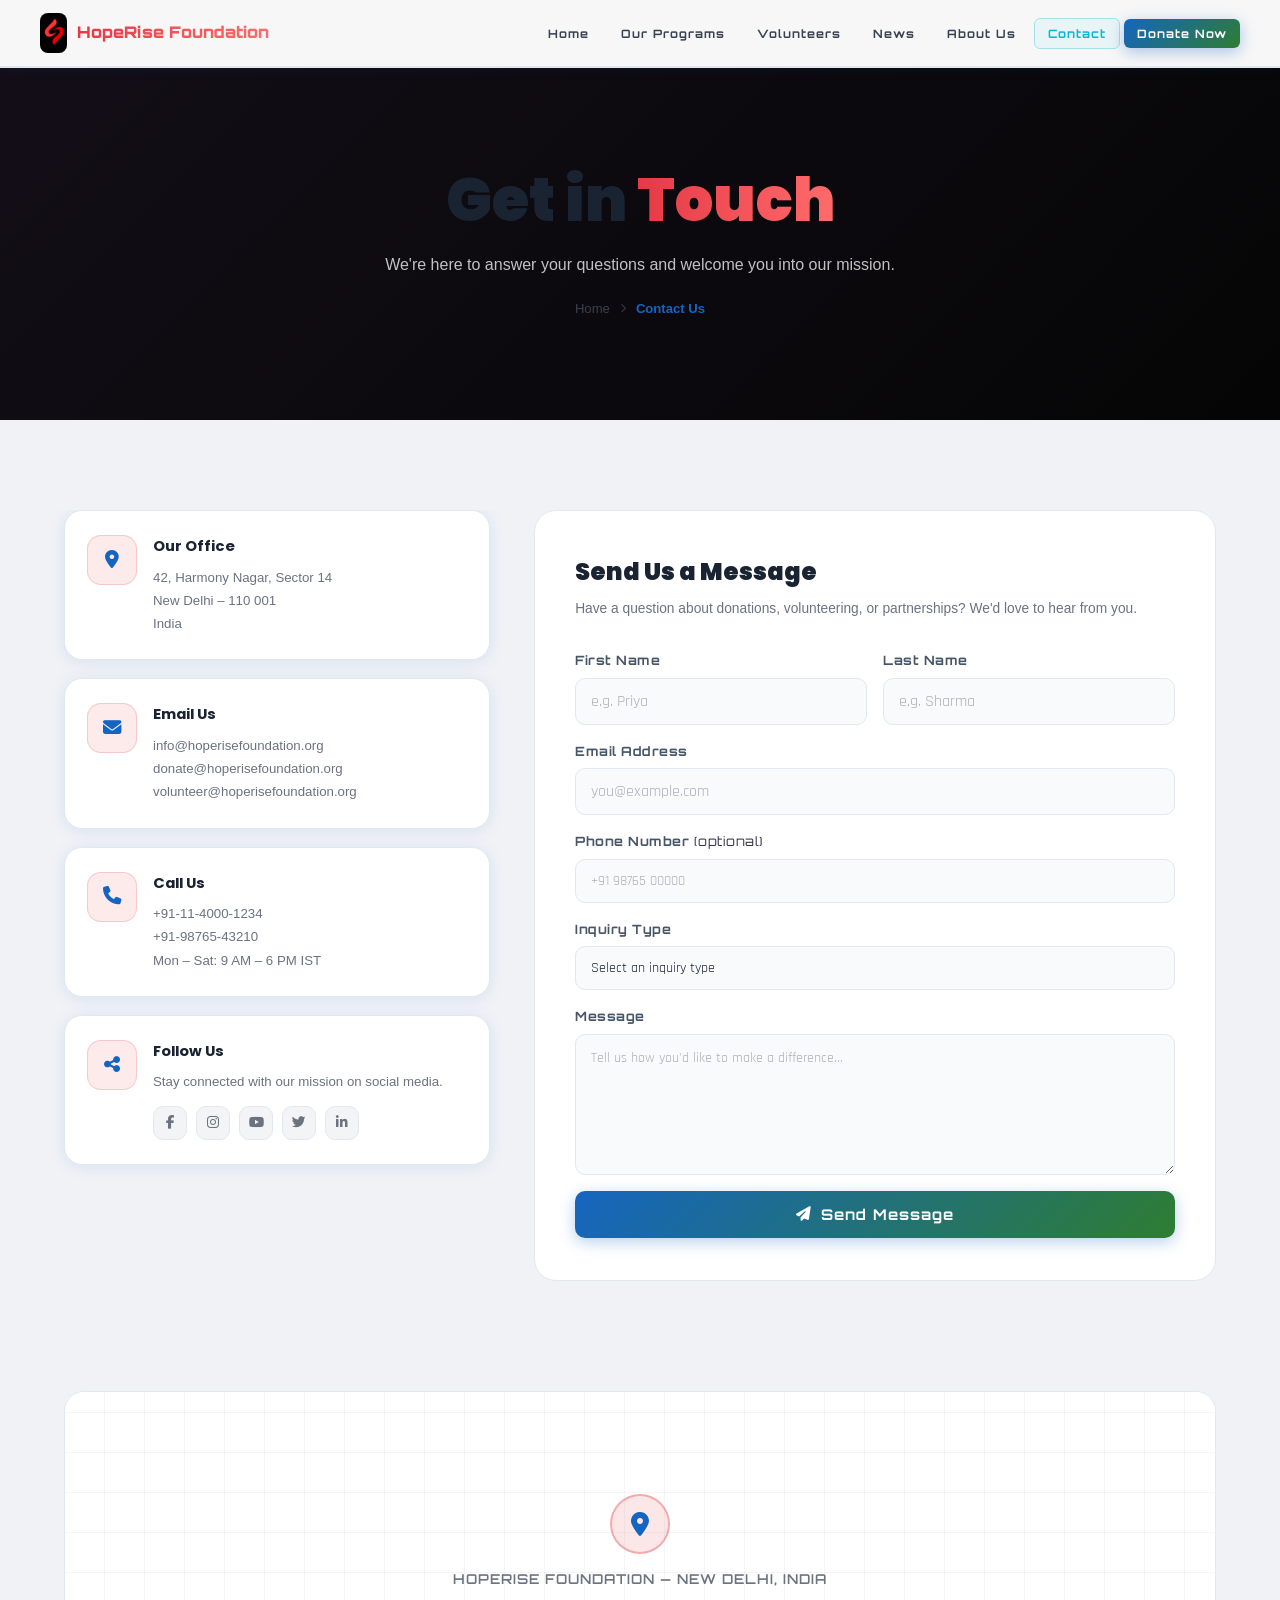
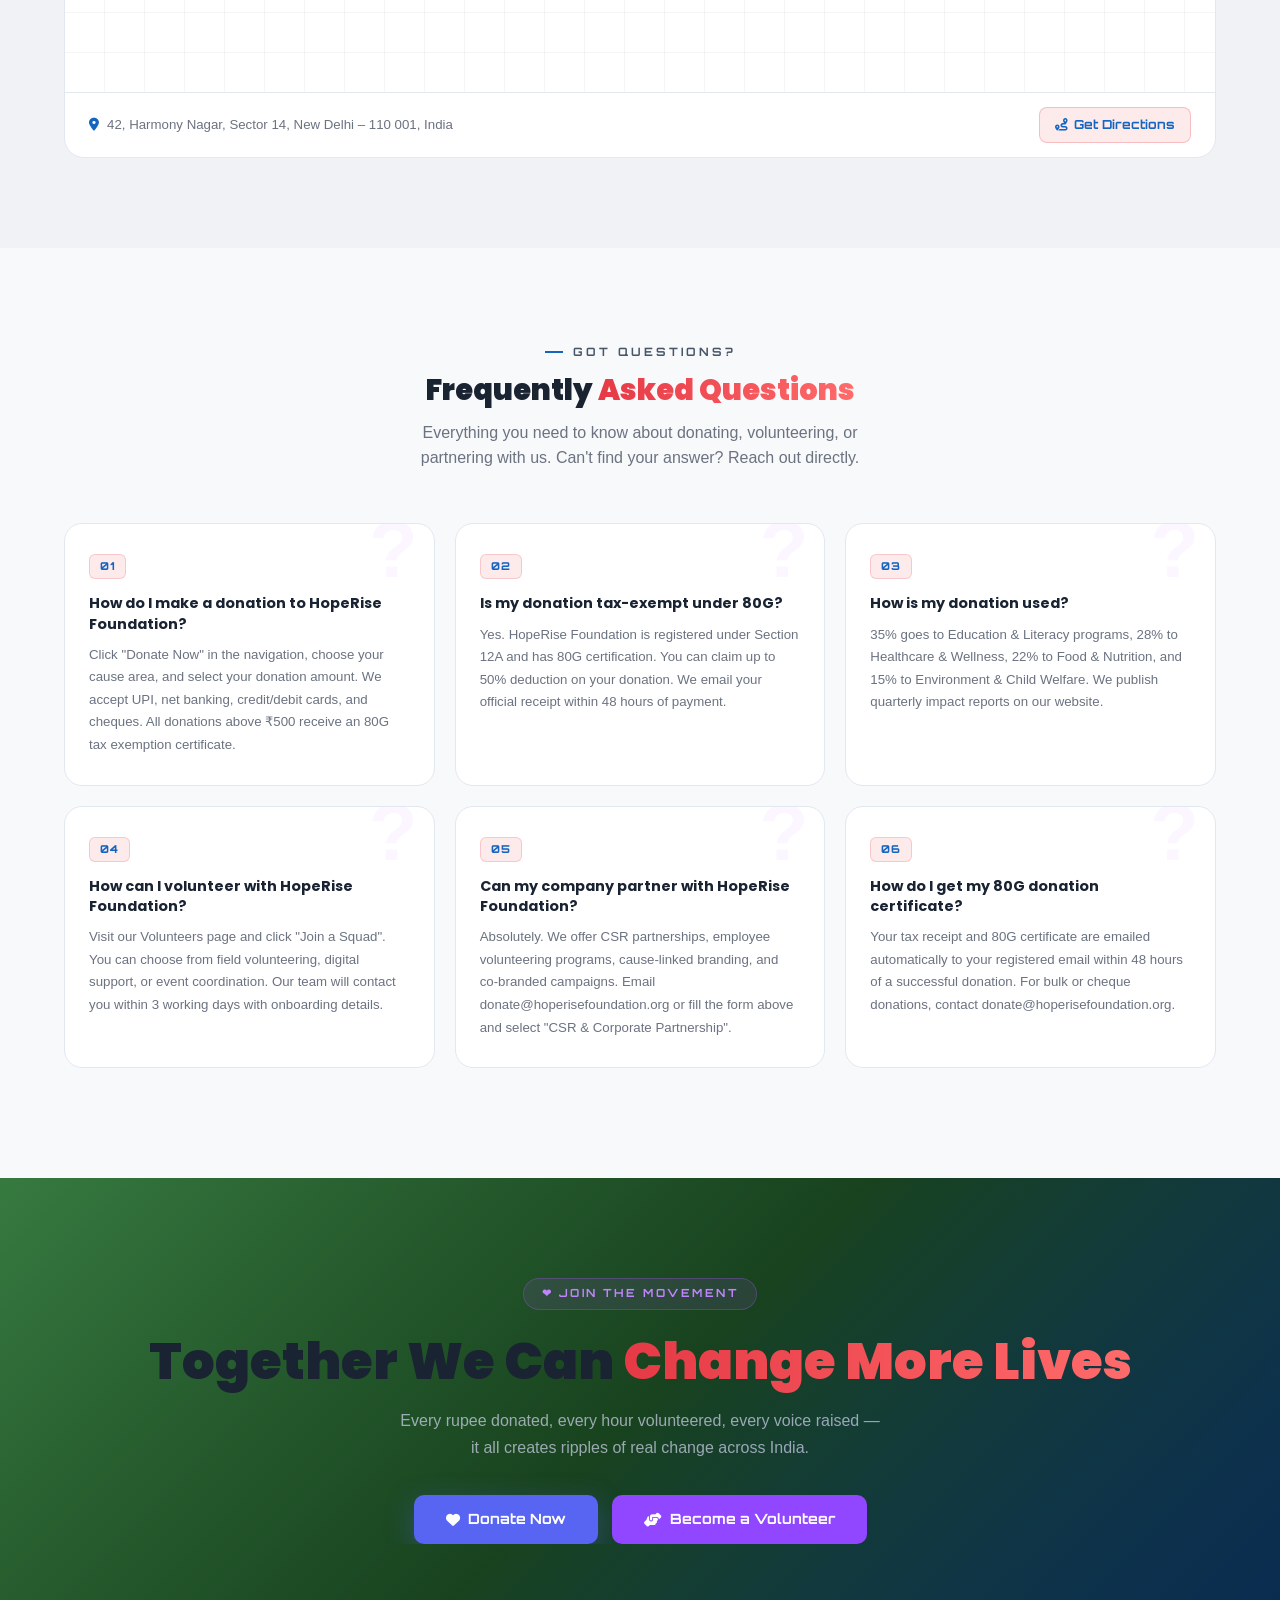
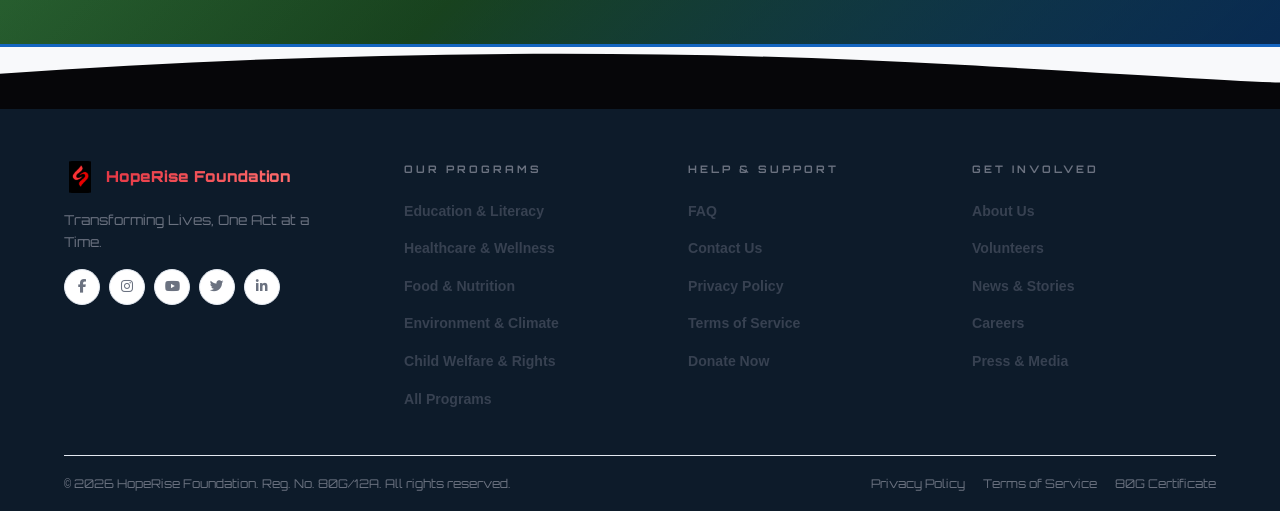
<file: contact.html>
<!DOCTYPE html>
<html lang="en">
<head>
    <meta charset="UTF-8">
    <meta name="viewport" content="width=device-width, initial-scale=1.0">
    <title>Contact Us — HopeRise Foundation</title>
    <meta name="description" content="Get in touch with HopeRise Foundation. We're here for every changemaker.">
    <link rel="stylesheet" href="https://cdnjs.cloudflare.com/ajax/libs/font-awesome/6.5.0/css/all.min.css">
    <link href="https://fonts.googleapis.com/css2?family=Orbitron:wght@400;700;900&family=Rajdhani:wght@500;600;700&family=Poppins:wght@400;500;600;700;800&display=swap" rel="stylesheet">
    <style>
        :root {
            --primary: #e63946;
            --purple: #a855f7;
            --cyan: #06b6d4;
            --bg-deep: #f8f9fb;
            --bg-mid:  #f0f2f6;
            --bg-card: #ffffff;
            --border:  #e2e8f0;
            --text:    #1a1a2e;
            --muted:   #6b7280;
            --dim:     #374151;
        }
        *, *::before, *::after { box-sizing: border-box; margin: 0; padding: 0; }
        html { scroll-behavior: smooth; }
        body { background: var(--bg-deep); color: var(--text); font-family: 'Rajdhani', 'Segoe UI', sans-serif; overflow-x: hidden; line-height: 1.6; }
        .container { max-width: 1200px; margin: 0 auto; padding: 0 24px; }
        a { text-decoration: none; color: inherit; }
        img { display: block; max-width: 100%; }

        /* Section Headers */
        .section-header { text-align: center; margin-bottom: 52px; }
        .section-subtitle { display: inline-block; color: var(--primary); font-size: 0.72rem; font-weight: 700; letter-spacing: 3px; text-transform: uppercase; margin-bottom: 12px; padding-left: 28px; position: relative; font-family: 'Orbitron', monospace; }
        .section-subtitle::before { content: ''; position: absolute; left: 0; top: 50%; transform: translateY(-50%); width: 18px; height: 2px; background: var(--primary); }
        .section-title { font-size: clamp(1.7rem, 3vw, 2.5rem); font-weight: 900; color: var(--text); line-height: 1.2; margin-bottom: 12px; font-family: 'Orbitron', monospace; }
        .text-gradient { background: linear-gradient(90deg, #e63946, #ff6b6b); -webkit-background-clip: text; -webkit-text-fill-color: transparent; background-clip: text; }
        .section-desc { color: var(--muted); font-size: 0.97rem; max-width: 500px; margin: 0 auto; }

        /* Reveal */
        .reveal       { opacity: 0; transform: translateY(30px); transition: opacity .65s ease, transform .65s ease; }
        .reveal-right { opacity: 0; transform: translateX(40px); transition: opacity .65s ease, transform .65s ease; }
        .reveal.active, .reveal-right.active { opacity: 1; transform: translate(0); }
        .st1{transition-delay:.1s} .st2{transition-delay:.2s} .st3{transition-delay:.3s} .st4{transition-delay:.4s}

        /* ════════════ NAVBAR ════════════ */
        .navbar { position: fixed; top: 0; left: 0; right: 0; z-index: 1000; height: 68px; padding: 0 40px; display: flex; align-items: center; background: rgba(255,255,255,0.92); backdrop-filter: blur(18px); border-bottom: 1px solid rgba(0,0,0,0.08); transition: background .3s; }
        .navbar.scrolled { background: rgba(255,255,255,0.98); border-bottom-color: rgba(0,0,0,0.12); }
        .nav-container { width: 100%; max-width: 1200px; margin: 0 auto; display: flex; align-items: center; justify-content: space-between; }
        .logo { display: flex; align-items: center; gap: 10px; font-family: 'Orbitron', monospace; font-size: 1rem; font-weight: 900; color: var(--text); }
        .logo img { width: 34px; height: 34px; object-fit: contain; border-radius: 8px; }
        .logo span { background: linear-gradient(90deg, #e63946, #ff6b6b); -webkit-background-clip: text; -webkit-text-fill-color: transparent; background-clip: text; }
        .nav-menu { list-style: none; display: flex; gap: 4px; align-items: center; }
        .nav-menu a { color: var(--dim); font-size: 0.72rem; font-weight: 700; letter-spacing: 1px; padding: 7px 13px; border-radius: 6px; border: 1px solid transparent; font-family: 'Orbitron', monospace; transition: all .2s; }
        .nav-menu a:hover { color: var(--purple); border-color: rgba(168,85,247,.35); background: rgba(168,85,247,.08); box-shadow: 0 0 12px rgba(168,85,247,.2); }
        .nav-menu a.active { color: var(--cyan); border-color: rgba(6,182,212,.3); background: rgba(6,182,212,.06); }
        .nav-cta { background: var(--primary)!important; color: #fff!important; border-color: var(--primary)!important; }
        .nav-cta:hover { background: #c0303c!important; color: #fff!important; }

        /* Hamburger */
        .hamburger { display: none; flex-direction: column; gap: 5px; cursor: pointer; padding: 8px; border: 1px solid rgba(0,0,0,.12); border-radius: 8px; background: rgba(0,0,0,.03); transition: all .2s; }
        .hamburger:hover { border-color: var(--purple); background: rgba(168,85,247,.08); }
        .hamburger span { display: block; width: 22px; height: 2px; background: var(--text); border-radius: 2px; transition: transform .3s, opacity .3s; }
        .hamburger.open span:nth-child(1) { transform: translateY(7px) rotate(45deg); }
        .hamburger.open span:nth-child(2) { opacity: 0; }
        .hamburger.open span:nth-child(3) { transform: translateY(-7px) rotate(-45deg); }

        /* Mobile Menu */
        .mobile-menu { display: none; position: fixed; top: 68px; left: 0; right: 0; z-index: 998; background: rgba(255,255,255,.98); backdrop-filter: blur(24px); border-bottom: 1px solid var(--border); padding: 16px 20px 20px; flex-direction: column; gap: 6px; }
        .mobile-menu.open { display: flex; animation: slideDown .22s ease; }
        @keyframes slideDown { from{opacity:0;transform:translateY(-10px)} to{opacity:1;transform:translateY(0)} }
        .mobile-menu a { color: var(--dim); font-size: 0.75rem; font-weight: 700; padding: 11px 14px; border-radius: 8px; border: 1px solid transparent; font-family: 'Orbitron', monospace; letter-spacing: 1px; transition: all .2s; }
        .mobile-menu a:hover { color: var(--purple); border-color: rgba(168,85,247,.3); background: rgba(168,85,247,.06); }
        .mobile-menu a.active { color: var(--cyan); border-color: rgba(6,182,212,.25); }
        .mobile-menu .mob-cta { background: var(--primary)!important; color: #fff!important; border-color: var(--primary)!important; text-align: center; margin-top: 6px; }

        /* ════════════ PAGE HEADER ════════════ */
        .page-header { position: relative; min-height: 360px; display: flex; align-items: center; justify-content: center; text-align: center; overflow: hidden; background: #0a0a0a; padding-top: 68px; }
        .page-header-bg { position: absolute; inset: 0; background: url('https://images.unsplash.com/photo-1529156069898-49953e39b3ac?w=1920&fit=crop&q=80') center/cover no-repeat; filter: brightness(.25); transform: scale(1.05); }
        .page-header-overlay { position: absolute; inset: 0; background: linear-gradient(135deg, rgba(168,85,247,.06) 0%, rgba(0,0,0,.5) 100%); }
        .page-header .container { position: relative; z-index: 2; padding: 40px 24px; }
        .page-title { font-size: clamp(2rem, 6vw, 3.8rem); font-weight: 900; color: #fff; line-height: 1.1; margin-bottom: 18px; font-family: 'Orbitron', monospace; }
        .breadcrumb { display: inline-flex; align-items: center; gap: 10px; color: #555566; font-size: 0.82rem; }
        .breadcrumb a { color: var(--dim); transition: color .2s; }
        .breadcrumb a:hover { color: var(--primary); }
        .breadcrumb i { font-size: 0.6rem; color: #333344; }
        .breadcrumb span { color: var(--primary); font-weight: 600; }

        /* ════════════ CONTACT SECTION ════════════ */
        .contact-section { padding: 90px 0 110px; background: var(--bg-mid); position: relative; }
        .contact-grid { display: grid; grid-template-columns: 1fr 1.6fr; gap: 44px; align-items: start; }

        /* Info Cards */
        .contact-info { display: flex; flex-direction: column; gap: 18px; }
        .contact-card { background: var(--bg-card); border: 1px solid var(--border); border-radius: 18px; padding: 24px 22px; display: flex; align-items: flex-start; gap: 16px; transition: transform .3s, border-color .3s, box-shadow .3s; }
        .contact-card:hover { transform: translateX(6px); border-color: rgba(168,85,247,.4); box-shadow: 0 10px 35px rgba(168,85,247,.08); }
        .contact-card-icon { flex-shrink: 0; width: 50px; height: 50px; border-radius: 14px; background: rgba(230,57,70,.1); border: 1px solid rgba(230,57,70,.2); display: flex; align-items: center; justify-content: center; color: var(--primary); font-size: 1.15rem; transition: background .3s; }
        .contact-card:hover .contact-card-icon { background: rgba(230,57,70,.18); }
        .contact-card-body { flex: 1; min-width: 0; }
        .contact-card-title { color: var(--text); font-size: 0.92rem; font-weight: 700; margin-bottom: 7px; font-family: 'Orbitron', monospace; letter-spacing: .5px; }
        .contact-card-info { color: var(--muted); font-size: 0.83rem; line-height: 1.75; }
        .contact-card-info a { color: var(--muted); transition: color .2s; }
        .contact-card-info a:hover { color: var(--primary); }
        .card-social { display: flex; gap: 9px; margin-top: 12px; flex-wrap: wrap; }
        .card-social a { width: 34px; height: 34px; border-radius: 10px; background: #f3f4f6; border: 1px solid var(--border); display: flex; align-items: center; justify-content: center; color: var(--muted); font-size: 0.85rem; transition: all .2s; }
        .card-social a:hover { background: var(--primary); color: #fff; border-color: var(--primary); }

        /* Contact Form */
        .contact-form-wrapper { background: var(--bg-card); border: 1px solid var(--border); border-radius: 22px; padding: 42px 40px; }
        .contact-form-title { color: var(--text); font-size: 1.5rem; font-weight: 900; margin-bottom: 7px; font-family: 'Orbitron', monospace; }
        .contact-form-subtitle { color: var(--muted); font-size: 0.86rem; margin-bottom: 30px; }
        .form-row { display: grid; grid-template-columns: 1fr 1fr; gap: 16px; }
        .form-group { display: flex; flex-direction: column; gap: 7px; margin-bottom: 16px; }
        .form-label { color: var(--dim); font-size: 0.8rem; font-weight: 700; letter-spacing: .5px; font-family: 'Orbitron', monospace; }
        .form-input { background: #f9fafb; border: 1px solid var(--border); border-radius: 10px; color: var(--text); font-size: 0.9rem; font-family: 'Rajdhani', sans-serif; padding: 12px 15px; outline: none; transition: border-color .25s, box-shadow .25s, background .25s; width: 100%; }
        .form-input::placeholder { color: #aab0ba; }
        .form-input:focus { border-color: var(--primary); background: #fff; box-shadow: 0 0 0 3px rgba(230,57,70,.10); }
        select.form-input { cursor: pointer; appearance: none; background-image: url("data:image/svg+xml,%3Csvg xmlns='http://www.w3.org/2000/svg' width='12' height='8' viewBox='0 0 12 8'%3E%3Cpath d='M1 1l5 5 5-5' stroke='%236b7280' stroke-width='1.5' fill='none' stroke-linecap='round'/%3E%3C/svg%3E"); background-repeat: no-repeat; background-position: right 15px center; padding-right: 38px; }
        select.form-input option { background: #fff; color: var(--text); }
        textarea.form-input { resize: vertical; min-height: 128px; line-height: 1.6; }
        .btn-submit { width: 100%; padding: 14px 28px; background: var(--primary); color: #fff; border: none; border-radius: 10px; font-size: 0.92rem; font-weight: 700; cursor: pointer; display: flex; align-items: center; justify-content: center; gap: 9px; transition: all .22s; box-shadow: 0 8px 28px rgba(230,57,70,.3); margin-top: 4px; font-family: 'Orbitron', monospace; letter-spacing: 1px; }
        .btn-submit:hover { background: #c0303c; transform: translateY(-2px); box-shadow: 0 14px 38px rgba(230,57,70,.45); }

        /* ════════════ MAP SECTION ════════════ */
        .map-section { padding: 0 0 90px; background: var(--bg-mid); }
        .map-container { border-radius: 20px; overflow: hidden; border: 1px solid var(--border); position: relative; }
        .map-placeholder { height: 300px; background: var(--bg-card); display: flex; flex-direction: column; align-items: center; justify-content: center; gap: 14px; position: relative; overflow: hidden; }
        .map-placeholder::before { content: ''; position: absolute; inset: 0; background: repeating-linear-gradient(0deg,transparent,transparent 39px,rgba(0,0,0,.04) 39px,rgba(0,0,0,.04) 40px), repeating-linear-gradient(90deg,transparent,transparent 39px,rgba(0,0,0,.04) 39px,rgba(0,0,0,.04) 40px); }
        .map-pin { width: 60px; height: 60px; background: rgba(230,57,70,.12); border: 2px solid rgba(230,57,70,.35); border-radius: 50%; display: flex; align-items: center; justify-content: center; color: var(--primary); font-size: 1.5rem; position: relative; z-index: 1; animation: mapPulse 2.5s ease-in-out infinite; }
        @keyframes mapPulse { 0%,100%{box-shadow:0 0 0 0 rgba(230,57,70,.4)} 50%{box-shadow:0 0 0 20px rgba(230,57,70,0)} }
        .map-placeholder p { color: var(--muted); font-size: 0.85rem; font-weight: 600; letter-spacing: 1px; text-transform: uppercase; position: relative; z-index: 1; font-family: 'Orbitron', monospace; text-align: center; padding: 0 20px; }
        .map-address-bar { background: var(--bg-card); border-top: 1px solid var(--border); padding: 14px 24px; display: flex; align-items: center; justify-content: space-between; flex-wrap: wrap; gap: 12px; }
        .map-address-bar span { color: var(--muted); font-size: 0.83rem; display: flex; align-items: center; gap: 8px; }
        .map-address-bar i { color: var(--primary); }
        .map-directions { display: inline-flex; align-items: center; gap: 7px; background: rgba(230,57,70,.1); border: 1px solid rgba(230,57,70,.25); color: var(--primary); font-size: 0.78rem; font-weight: 700; padding: 7px 15px; border-radius: 8px; transition: background .2s; font-family: 'Orbitron', monospace; }
        .map-directions:hover { background: rgba(230,57,70,.2); }

        /* ════════════ FAQ ════════════ */
        .faq-section { padding: 90px 0 110px; background: var(--bg-deep); position: relative; }
        .faq-grid { display: grid; grid-template-columns: repeat(3, 1fr); gap: 20px; }
        .faq-item { background: var(--bg-card); border: 1px solid var(--border); border-radius: 18px; padding: 28px 24px; transition: transform .3s, border-color .3s, box-shadow .3s; position: relative; overflow: hidden; }
        .faq-item::before { content: '?'; position: absolute; top: -14px; right: 16px; font-size: 5rem; font-weight: 900; color: rgba(168,85,247,.05); line-height: 1; pointer-events: none; }
        .faq-item:hover { transform: translateY(-6px); border-color: rgba(168,85,247,.4); box-shadow: 0 16px 40px rgba(168,85,247,.08); }
        .faq-num { display: inline-block; background: rgba(230,57,70,.1); border: 1px solid rgba(230,57,70,.2); color: var(--primary); font-size: 0.68rem; font-weight: 800; letter-spacing: 1px; text-transform: uppercase; padding: 3px 10px; border-radius: 6px; margin-bottom: 14px; font-family: 'Orbitron', monospace; }
        .faq-item h3 { color: var(--text); font-size: 0.9rem; font-weight: 700; margin-bottom: 10px; line-height: 1.4; font-family: 'Orbitron', monospace; }
        .faq-item p  { color: var(--muted); font-size: 0.83rem; line-height: 1.7; }

        /* ════════════ CTA ════════════ */
        .cta-section { padding: 100px 0; position: relative; overflow: hidden; text-align: center; }
        .cta-bg { position: absolute; inset: 0; background: url('https://images.unsplash.com/photo-1488521787991-ed7bbaae773c?w=1920&fit=crop&q=80') center/cover no-repeat; filter: brightness(.18); transform: scale(1.04); }
        .cta-overlay { position: absolute; inset: 0; background: linear-gradient(135deg, rgba(168,85,247,.07) 0%, rgba(0,0,0,.58) 100%); }
        .cta-content { position: relative; z-index: 2; }
        .cta-badge { display: inline-block; background: rgba(168,85,247,.12); border: 1px solid rgba(168,85,247,.3); color: #c084fc; font-size: 0.7rem; font-weight: 700; letter-spacing: 2.5px; text-transform: uppercase; padding: 6px 18px; border-radius: 20px; margin-bottom: 22px; font-family: 'Orbitron', monospace; backdrop-filter: blur(8px); }
        .cta-content h2 { font-size: clamp(1.8rem, 5vw, 3.2rem); font-weight: 900; color: #fff; margin-bottom: 16px; line-height: 1.15; font-family: 'Orbitron', monospace; }
        .cta-content p { color: rgba(224,224,255,.65); font-size: 1rem; max-width: 480px; margin: 0 auto 34px; line-height: 1.7; }
        .cta-buttons { display: flex; gap: 14px; justify-content: center; flex-wrap: wrap; }
        .btn-cta-discord { padding: 13px 32px; background: #5865f2; color: #fff; border: none; border-radius: 10px; font-size: 0.88rem; font-weight: 700; cursor: pointer; display: inline-flex; align-items: center; gap: 8px; transition: all .22s; box-shadow: 0 8px 28px rgba(88,101,242,.35); font-family: 'Orbitron', monospace; }
        .btn-cta-discord:hover { background: #4752c4; transform: translateY(-2px); }
        .btn-cta-twitch { padding: 13px 32px; background: #9146ff; color: #fff; border: none; border-radius: 10px; font-size: 0.88rem; font-weight: 700; cursor: pointer; display: inline-flex; align-items: center; gap: 8px; transition: all .22s; font-family: 'Orbitron', monospace; }
        .btn-cta-twitch:hover { background: #7c38d6; transform: translateY(-2px); }

        /* ════════════ FOOTER ════════════ */
        .site-footer { background: #f0f2f6; position: relative; }
        .footer-wave-top { line-height: 0; overflow: hidden; }
        .footer-wave-top svg { display: block; width: 100%; }
        .footer-container { max-width: 1200px; margin: 0 auto; padding: 0 24px; }
        .footer-inner { display: grid; grid-template-columns: 240px 1fr; gap: 72px; padding: 50px 0 42px; border-bottom: 1px solid var(--border); }
        .footer-left { display: flex; flex-direction: column; gap: 16px; }
        .footer-logo { display: flex; align-items: center; gap: 10px; font-family: 'Orbitron', monospace; font-size: .95rem; font-weight: 900; color: var(--text); }
        .footer-logo img { width: 32px; height: 32px; object-fit: contain; border-radius: 8px; }
        .footer-logo span { background: linear-gradient(90deg,#e63946,#ff6b6b); -webkit-background-clip: text; -webkit-text-fill-color: transparent; background-clip: text; }
        .footer-tagline { color: var(--muted); font-size: .85rem; font-family: 'Orbitron', monospace; }
        .footer-socials { display: flex; gap: 9px; flex-wrap: wrap; }
        .footer-socials a { width: 36px; height: 36px; border-radius: 50%; background: #fff; border: 1px solid var(--border); display: flex; align-items: center; justify-content: center; color: var(--muted); font-size: .85rem; transition: all .2s; }
        .footer-socials a:hover { background: var(--primary); color: #fff; border-color: var(--primary); transform: translateY(-3px); }
        .footer-right { display: grid; grid-template-columns: repeat(3,1fr); gap: 36px; }
        .footer-col-title { display: block; color: var(--muted); font-size: .65rem; font-weight: 700; letter-spacing: 3px; text-transform: uppercase; margin-bottom: 20px; font-family: 'Orbitron', monospace; }
        .footer-col ul { list-style: none; padding: 0; display: flex; flex-direction: column; gap: 12px; }
        .footer-col ul li a { color: var(--dim); font-size: .88rem; font-weight: 600; transition: color .2s; }
        .footer-col ul li a:hover { color: var(--text); }
        .footer-bottom-bar { display: flex; align-items: center; justify-content: space-between; padding: 18px 0; flex-wrap: wrap; gap: 10px; }
        .footer-bottom-bar > p { color: var(--muted); font-size: .75rem; font-family: 'Orbitron', monospace; }
        .footer-legal-links { display: flex; gap: 18px; }
        .footer-legal-links a { color: var(--muted); font-size: .75rem; font-family: 'Orbitron', monospace; transition: color .2s; }
        .footer-legal-links a:hover { color: var(--text); }

        /* ════════════ RESPONSIVE ════════════ */
        @media (max-width: 1100px) {
            .contact-grid { grid-template-columns: 1fr 1.4fr; gap: 32px; }
        }
        @media (max-width: 960px) {
            .navbar { padding: 0 24px; }
            .contact-grid { grid-template-columns: 1fr; }
            .contact-form-wrapper { padding: 34px 28px; }
            .faq-grid { grid-template-columns: 1fr 1fr; }
            .footer-inner { grid-template-columns: 1fr; gap: 32px; }
        }
        @media (max-width: 768px) {
            .nav-menu { display: none; }
            .hamburger { display: flex; }
            .page-header { min-height: 280px; }
            .contact-section { padding: 70px 0 90px; }
            .map-section { padding: 0 0 70px; }
            .faq-section { padding: 70px 0 90px; }
            .cta-section { padding: 80px 0; }
        }
        @media (max-width: 640px) {
            .form-row { grid-template-columns: 1fr; }
            .contact-form-wrapper { padding: 26px 20px; }
            .faq-grid { grid-template-columns: 1fr; }
            .footer-right { grid-template-columns: 1fr 1fr; }
            .footer-bottom-bar { flex-direction: column; text-align: center; }
            .footer-legal-links { justify-content: center; }
            .map-address-bar { flex-direction: column; align-items: flex-start; }
            .cta-buttons { flex-direction: column; align-items: center; }
            .btn-cta-discord, .btn-cta-twitch { width: 100%; justify-content: center; }
        }
        @media (max-width: 480px) {
            .navbar { padding: 0 16px; }
            .container { padding: 0 16px; }
            .page-title { font-size: clamp(1.6rem, 8vw, 2.4rem); }
            .contact-card { padding: 18px 16px; }
            .contact-card-icon { width: 42px; height: 42px; font-size: 1rem; }
            .contact-form-wrapper { padding: 22px 16px; border-radius: 16px; }
            .contact-form-title { font-size: 1.2rem; }
            .faq-item { padding: 22px 18px; }
            .footer-right { grid-template-columns: 1fr; }
            .map-placeholder { height: 240px; }
        }
    </style>
    <link rel="stylesheet" href="css/responsive-fix.css">
    <link rel="stylesheet" href="css/ngo-theme.css">
</head>
<body>

<!-- ════ NAVBAR ════ -->
<nav class="navbar" id="navbar">
    <div class="nav-container">
        <a href="index.html" class="logo">
            <img src="images/Logo.png" alt="HopeRise Foundation Logo">
            <span>HopeRise Foundation</span>
        </a>
        <ul class="nav-menu">
            <li><a href="index.html">Home</a></li>
            <li><a href="tournaments.html">Our Programs</a></li>
            <li><a href="teams.html">Volunteers</a></li>
            <li><a href="blog.html">News</a></li>
            <li><a href="about.html">About Us</a></li>
            <li><a href="contact.html" class="active">Contact</a></li>
            <li><a href="contact.html" class="nav-cta">Donate Now</a></li>
        </ul>
        <div class="hamburger" id="hamburger">
            <span></span><span></span><span></span>
        </div>
    </div>
</nav>

<!-- Mobile Menu -->
<div class="mobile-menu" id="mobileMenu">
    <a href="index.html">Home</a>
    <a href="tournaments.html">Our Programs</a>
    <a href="teams.html">Volunteers</a>
    <a href="blog.html">News</a>
    <a href="about.html">About Us</a>
    <a href="contact.html" class="active">Contact</a>
    <a href="contact.html" class="mob-cta">Donate Now</a>
</div>

<!-- ════ PAGE HEADER ════ -->
<section class="page-header">
    <div class="page-header-bg"></div>
    <div class="page-header-overlay"></div>
    <div class="container">
        <div class="page-header-content reveal active">
            <h1 class="page-title">Get in <span class="text-gradient">Touch</span></h1>
            <p style="color:rgba(255,255,255,0.75);font-size:1rem;margin:10px 0 18px;">We're here to answer your questions and welcome you into our mission.</p>
            <nav class="breadcrumb">
                <a href="index.html">Home</a>
                <i class="fas fa-chevron-right"></i>
                <span>Contact Us</span>
            </nav>
        </div>
    </div>
</section>

<!-- ════ CONTACT SECTION ════ -->
<section class="contact-section">
    <div class="container">
        <div class="contact-grid">

            <!-- Info Cards -->
            <div class="contact-info">
                <div class="contact-card reveal st1">
                    <div class="contact-card-icon"><i class="fas fa-map-marker-alt"></i></div>
                    <div class="contact-card-body">
                        <h3 class="contact-card-title">Our Office</h3>
                        <p class="contact-card-info">
                            42, Harmony Nagar, Sector 14<br>
                            New Delhi &ndash; 110 001<br>
                            India
                        </p>
                    </div>
                </div>

                <div class="contact-card reveal st2">
                    <div class="contact-card-icon"><i class="fas fa-envelope"></i></div>
                    <div class="contact-card-body">
                        <h3 class="contact-card-title">Email Us</h3>
                        <p class="contact-card-info">
                            <a href="mailto:info@hoperisefoundation.org">info@hoperisefoundation.org</a><br>
                            <a href="mailto:donate@hoperisefoundation.org">donate@hoperisefoundation.org</a><br>
                            <a href="mailto:volunteer@hoperisefoundation.org">volunteer@hoperisefoundation.org</a>
                        </p>
                    </div>
                </div>

                <div class="contact-card reveal st3">
                    <div class="contact-card-icon"><i class="fas fa-phone"></i></div>
                    <div class="contact-card-body">
                        <h3 class="contact-card-title">Call Us</h3>
                        <p class="contact-card-info">
                            <a href="tel:+911140001234">+91-11-4000-1234</a><br>
                            <a href="tel:+919876543210">+91-98765-43210</a><br>
                            Mon &ndash; Sat: 9 AM &ndash; 6 PM IST
                        </p>
                    </div>
                </div>

                <div class="contact-card reveal st4">
                    <div class="contact-card-icon"><i class="fas fa-share-alt"></i></div>
                    <div class="contact-card-body">
                        <h3 class="contact-card-title">Follow Us</h3>
                        <p class="contact-card-info">Stay connected with our mission on social media.</p>
                        <div class="card-social">
                            <a href="404.html" aria-label="Facebook"><i class="fab fa-facebook-f"></i></a>
                            <a href="404.html" aria-label="Instagram"><i class="fab fa-instagram"></i></a>
                            <a href="404.html" aria-label="YouTube"><i class="fab fa-youtube"></i></a>
                            <a href="404.html" aria-label="Twitter"><i class="fab fa-twitter"></i></a>
                            <a href="404.html" aria-label="LinkedIn"><i class="fab fa-linkedin-in"></i></a>
                        </div>
                    </div>
                </div>
            </div>

            <!-- Contact Form -->
            <div class="contact-form-wrapper reveal-right">
                <h2 class="contact-form-title">Send Us a Message</h2>
                <p class="contact-form-subtitle">Have a question about donations, volunteering, or partnerships? We'd love to hear from you.</p>

                <form id="contact-form" action="404.html">
                    <div class="form-row">
                        <div class="form-group">
                            <label class="form-label">First Name</label>
                            <input type="text" class="form-input" placeholder="e.g. Priya" required>
                        </div>
                        <div class="form-group">
                            <label class="form-label">Last Name</label>
                            <input type="text" class="form-input" placeholder="e.g. Sharma" required>
                        </div>
                    </div>

                    <div class="form-group">
                        <label class="form-label">Email Address</label>
                        <input type="email" class="form-input" placeholder="you@example.com" required>
                    </div>

                    <div class="form-group">
                        <label class="form-label">Phone Number <span style="color:#33334a;font-weight:400;">(optional)</span></label>
                        <input type="tel" class="form-input" placeholder="+91 98765 00000">
                    </div>

                    <div class="form-group">
                        <label class="form-label">Inquiry Type</label>
                        <select class="form-input" required>
                            <option value="">Select an inquiry type</option>
                            <option value="donation">Donation &amp; Giving</option>
                            <option value="volunteer">Volunteer Registration</option>
                            <option value="partnership">CSR &amp; Corporate Partnership</option>
                            <option value="programs">Our Programs</option>
                            <option value="media">Media &amp; Press</option>
                            <option value="careers">Careers &amp; Internships</option>
                            <option value="other">General Inquiry</option>
                        </select>
                    </div>

                    <div class="form-group">
                        <label class="form-label">Message</label>
                        <textarea class="form-input" rows="5" placeholder="Tell us how you'd like to make a difference..." required></textarea>
                    </div>

                    <button type="submit" class="btn-submit">
                        <i class="fas fa-paper-plane"></i> Send Message
                    </button>
                </form>
            </div>
        </div>
    </div>
</section>

<!-- ════ MAP SECTION ════ -->
<section class="map-section">
    <div class="container">
        <div class="map-container reveal">
            <div class="map-placeholder">
                <div class="map-pin"><i class="fas fa-map-marker-alt"></i></div>
                <p>HopeRise Foundation &mdash; New Delhi, India</p>
            </div>
            <div class="map-address-bar">
                <span><i class="fas fa-location-dot"></i> 42, Harmony Nagar, Sector 14, New Delhi &ndash; 110 001, India</span>
                <a href="404.html" class="map-directions"><i class="fas fa-route"></i> Get Directions</a>
            </div>
        </div>
    </div>
</section>

<!-- ════ FAQ SECTION ════ -->
<section class="faq-section">
    <div class="container">
        <div class="section-header reveal">
            <p class="section-subtitle">Got Questions?</p>
            <h2 class="section-title">Frequently <span class="text-gradient">Asked Questions</span></h2>
            <p class="section-desc">Everything you need to know about donating, volunteering, or partnering with us. Can't find your answer? Reach out directly.</p>
        </div>
        <div class="faq-grid">
            <div class="faq-item reveal st1">
                <span class="faq-num">01</span>
                <h3>How do I make a donation to HopeRise Foundation?</h3>
                <p>Click "Donate Now" in the navigation, choose your cause area, and select your donation amount. We accept UPI, net banking, credit/debit cards, and cheques. All donations above ₹500 receive an 80G tax exemption certificate.</p>
            </div>
            <div class="faq-item reveal st2">
                <span class="faq-num">02</span>
                <h3>Is my donation tax-exempt under 80G?</h3>
                <p>Yes. HopeRise Foundation is registered under Section 12A and has 80G certification. You can claim up to 50% deduction on your donation. We email your official receipt within 48 hours of payment.</p>
            </div>
            <div class="faq-item reveal st3">
                <span class="faq-num">03</span>
                <h3>How is my donation used?</h3>
                <p>35% goes to Education &amp; Literacy programs, 28% to Healthcare &amp; Wellness, 22% to Food &amp; Nutrition, and 15% to Environment &amp; Child Welfare. We publish quarterly impact reports on our website.</p>
            </div>
            <div class="faq-item reveal st1">
                <span class="faq-num">04</span>
                <h3>How can I volunteer with HopeRise Foundation?</h3>
                <p>Visit our Volunteers page and click "Join a Squad". You can choose from field volunteering, digital support, or event coordination. Our team will contact you within 3 working days with onboarding details.</p>
            </div>
            <div class="faq-item reveal st2">
                <span class="faq-num">05</span>
                <h3>Can my company partner with HopeRise Foundation?</h3>
                <p>Absolutely. We offer CSR partnerships, employee volunteering programs, cause-linked branding, and co-branded campaigns. Email donate@hoperisefoundation.org or fill the form above and select "CSR &amp; Corporate Partnership".</p>
            </div>
            <div class="faq-item reveal st3">
                <span class="faq-num">06</span>
                <h3>How do I get my 80G donation certificate?</h3>
                <p>Your tax receipt and 80G certificate are emailed automatically to your registered email within 48 hours of a successful donation. For bulk or cheque donations, contact donate@hoperisefoundation.org.</p>
            </div>
        </div>
    </div>
</section>

<!-- ════ CTA ════ -->
<section class="cta-section">
    <div class="cta-bg"></div>
    <div class="cta-overlay"></div>
    <div class="cta-content container reveal">
        <div class="cta-badge">&#10084; Join the Movement</div>
        <h2>Together We Can <span class="text-gradient">Change More Lives</span></h2>
        <p>Every rupee donated, every hour volunteered, every voice raised — it all creates ripples of real change across India.</p>
        <div class="cta-buttons">
            <a href="contact.html" class="btn-cta-discord"><i class="fas fa-heart"></i> Donate Now</a>
            <a href="teams.html" class="btn-cta-twitch"><i class="fas fa-hands-helping"></i> Become a Volunteer</a>
        </div>
    </div>
</section>

<!-- ════ FOOTER ════ -->
<footer class="site-footer">
    <div class="footer-wave-top" style="background:var(--bg-deep);">
        <svg viewBox="0 0 1440 70" xmlns="http://www.w3.org/2000/svg" preserveAspectRatio="none">
            <path d="M0 70V30C360 5 720 0 1080 20C1260 30 1380 38 1440 40V70H0Z" fill="#060609"/>
        </svg>
    </div>
    <div class="footer-container">
        <div class="footer-inner">
            <div class="footer-left">
                <a href="index.html" class="footer-logo">
                    <img src="images/Logo.png" alt="HopeRise Foundation Logo">
                    <span>HopeRise Foundation</span>
                </a>
                <p class="footer-tagline">Transforming Lives, One Act at a Time.</p>
                <div class="footer-socials">
                    <a href="404.html" aria-label="Facebook"><i class="fab fa-facebook-f"></i></a>
                    <a href="404.html" aria-label="Instagram"><i class="fab fa-instagram"></i></a>
                    <a href="404.html" aria-label="YouTube"><i class="fab fa-youtube"></i></a>
                    <a href="404.html" aria-label="Twitter"><i class="fab fa-twitter"></i></a>
                    <a href="404.html" aria-label="LinkedIn"><i class="fab fa-linkedin-in"></i></a>
                </div>
            </div>
            <div class="footer-right">
                <div class="footer-col">
                    <span class="footer-col-title">Our Programs</span>
                    <ul>
                        <li><a href="tournaments.html">Education &amp; Literacy</a></li>
                        <li><a href="tournaments.html">Healthcare &amp; Wellness</a></li>
                        <li><a href="tournaments.html">Food &amp; Nutrition</a></li>
                        <li><a href="tournaments.html">Environment &amp; Climate</a></li>
                        <li><a href="tournaments.html">Child Welfare &amp; Rights</a></li>
                        <li><a href="tournaments.html">All Programs</a></li>
                    </ul>
                </div>
                <div class="footer-col">
                    <span class="footer-col-title">Help &amp; Support</span>
                    <ul>
                        <li><a href="contact.html">FAQ</a></li>
                        <li><a href="contact.html">Contact Us</a></li>
                        <li><a href="404.html">Privacy Policy</a></li>
                        <li><a href="404.html">Terms of Service</a></li>
                        <li><a href="contact.html">Donate Now</a></li>
                    </ul>
                </div>
                <div class="footer-col">
                    <span class="footer-col-title">Get Involved</span>
                    <ul>
                        <li><a href="about.html">About Us</a></li>
                        <li><a href="teams.html">Volunteers</a></li>
                        <li><a href="blog.html">News &amp; Stories</a></li>
                        <li><a href="404.html">Careers</a></li>
                        <li><a href="404.html">Press &amp; Media</a></li>
                    </ul>
                </div>
            </div>
        </div>
        <div class="footer-bottom-bar">
            <p>&copy; 2026 HopeRise Foundation. Reg. No. 80G/12A. All rights reserved.</p>
            <div class="footer-legal-links">
                <a href="404.html">Privacy Policy</a>
                <a href="404.html">Terms of Service</a>
                <a href="404.html">80G Certificate</a>
            </div>
        </div>
    </div>
</footer>

<script>
    // Navbar scroll
    const navbar = document.getElementById('navbar');
    window.addEventListener('scroll', () => {
        navbar.classList.toggle('scrolled', window.scrollY > 60);
    });

    // Hamburger
    const hamburger = document.getElementById('hamburger');
    const mobileMenu = document.getElementById('mobileMenu');
    hamburger.addEventListener('click', () => {
        hamburger.classList.toggle('open');
        mobileMenu.classList.toggle('open');
    });
    mobileMenu.querySelectorAll('a').forEach(a => {
        a.addEventListener('click', () => {
            hamburger.classList.remove('open');
            mobileMenu.classList.remove('open');
        });
    });

    // Reveal animations
    const revealEls = document.querySelectorAll('.reveal, .reveal-right');
    const obs = new IntersectionObserver(entries => {
        entries.forEach(e => { if (e.isIntersecting) e.target.classList.add('active'); });
    }, { threshold: 0.1 });
    revealEls.forEach(el => obs.observe(el));
</script>
</body>
</html>
</file>
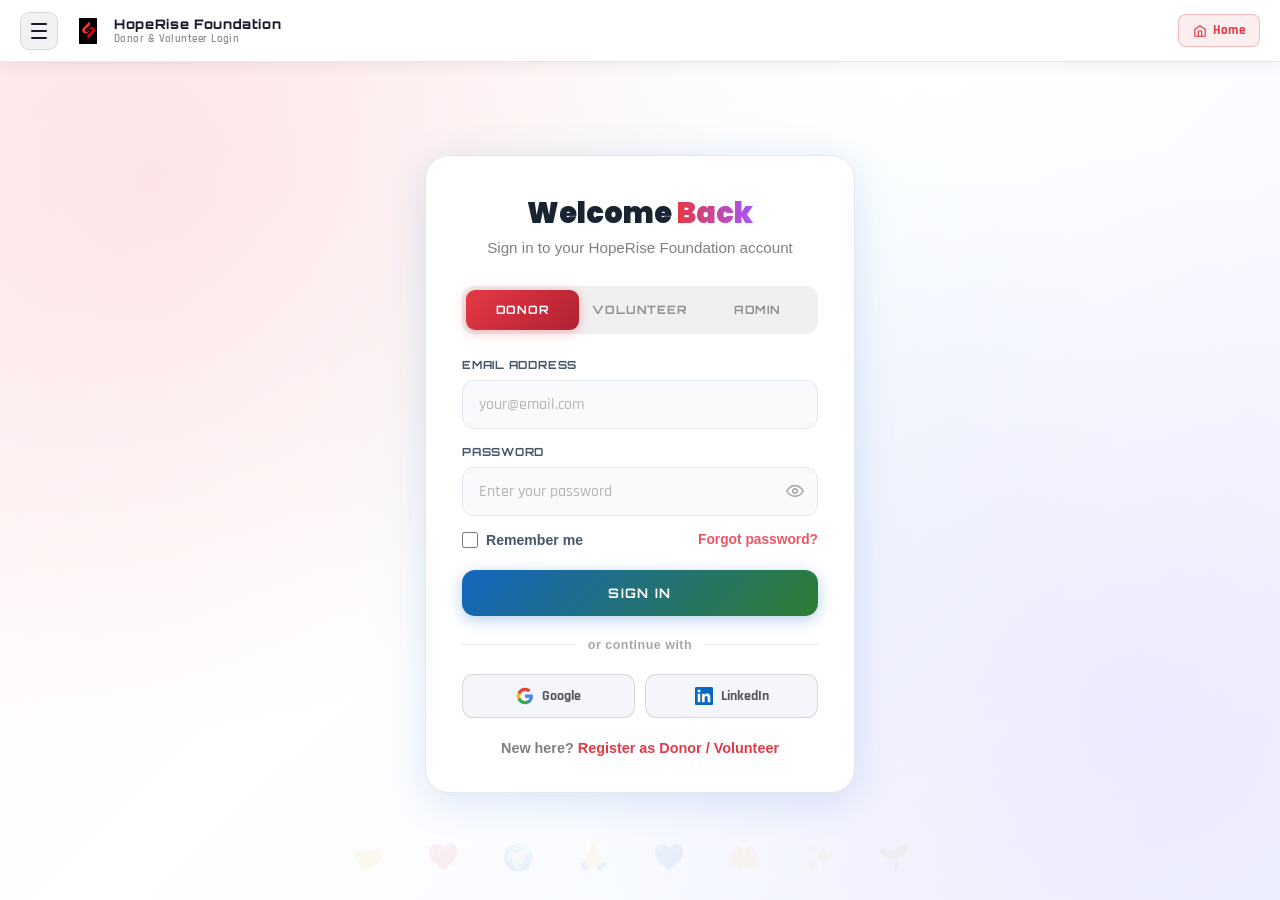
<file: login.html>
<!DOCTYPE html>
<html lang="en">
<head>
  <meta charset="UTF-8"/>
  <meta name="viewport" content="width=device-width, initial-scale=1.0, viewport-fit=cover"/>
  <title>Login — HopeRise Foundation</title>
  <link rel="icon" href="images/Logo.png" type="image/png"/>
  <link rel="preconnect" href="https://fonts.googleapis.com"/>
  <link rel="preconnect" href="https://fonts.gstatic.com" crossorigin/>
  <link href="https://fonts.googleapis.com/css2?family=Orbitron:wght@400;700;900&family=Rajdhani:wght@500;600;700&family=Poppins:wght@400;500;600;700;800&display=swap" rel="stylesheet"/>
  <link rel="stylesheet" href="https://cdn.jsdelivr.net/npm/swiper@11/swiper-bundle.min.css"/>
  <style>
    *, *::before, *::after {
      box-sizing: border-box;
      margin: 0;
      padding: 0;
    }

    :root {
      --red: #e63946;
      --red-dark: #b02132;
      --purple: #a855f7;
      --cyan: #06b6d4;
      --bg: #ffffff;
      --card-bg: #ffffff;
      --glass: rgba(255, 255, 255, 0.95);
      --border: rgba(0, 0, 0, 0.1);
      --text: #1a1a2e;
      --muted: rgba(0, 0, 0, 0.5);
      --input-bg: #f4f6fb;
      --input-border: rgba(0, 0, 0, 0.13);
      --input-focus-border: rgba(230, 57, 70, 0.6);
      --input-focus-shadow: rgba(230, 57, 70, 0.1);
      --error: #e63946;
    }

    html {
      scroll-behavior: smooth;
      -webkit-text-size-adjust: 100%;
    }

    body {
      font-family: 'Rajdhani', sans-serif;
      background: var(--bg);
      color: var(--text);
      min-height: 100vh;
      min-height: 100dvh;
      overflow-x: hidden;
      overflow-y: auto;
      -webkit-tap-highlight-color: transparent;
    }

    /* ── Charity background ── */
    .bg-charity {
      position: fixed;
      inset: 0;
      z-index: 0;
      background: linear-gradient(135deg, #fff5f6 0%, #ffffff 45%, #f0f6ff 100%);
    }
    .bg-charity::before {
      content: '';
      position: absolute;
      inset: 0;
      background:
        radial-gradient(circle at 12% 20%, rgba(230,57,70,.10) 0%, transparent 42%),
        radial-gradient(circle at 88% 78%, rgba(168,85,247,.09) 0%, transparent 42%),
        radial-gradient(circle at 55% 48%, rgba(6,182,212,.06) 0%, transparent 50%);
    }
    .bg-charity::after {
      content: '🤝  ❤️  🌍  🙏  💙  🤲  ✨  🌱';
      position: absolute;
      bottom: 28px;
      left: 50%;
      transform: translateX(-50%);
      font-size: 1.6rem;
      opacity: .07;
      white-space: nowrap;
      letter-spacing: 18px;
      pointer-events: none;
    }

    .bg-overlay {
      display: none;
    }

    /* ── Top nav bar (dashboard style) ── */
    .top-navbar {
      position: fixed;
      top: 0;
      left: 0;
      right: 0;
      z-index: 200;
      height: 62px;
      display: flex;
      align-items: center;
      gap: 14px;
      padding: 0 20px;
      background: rgba(255, 255, 255, 0.96);
      backdrop-filter: blur(20px);
      -webkit-backdrop-filter: blur(20px);
      border-bottom: 1px solid rgba(0, 0, 0, 0.09);
      box-shadow: 0 2px 16px rgba(0, 0, 0, 0.07);
    }

    /* Left: square icon button */
    .nav-icon-btn {
      width: 38px;
      height: 38px;
      flex-shrink: 0;
      display: flex;
      flex-direction: column;
      align-items: center;
      justify-content: center;
      gap: 5px;
      background: rgba(0, 0, 0, 0.05);
      border: 1px solid rgba(0, 0, 0, 0.1);
      border-radius: 9px;
      cursor: pointer;
      text-decoration: none;
      transition: background 0.2s, box-shadow 0.2s;
    }
    .nav-icon-btn:hover {
      background: rgba(230, 57, 70, 0.1);
      box-shadow: 0 0 0 1px rgba(230, 57, 70, 0.3);
    }
    .nav-icon-btn span {
      display: block;
      width: 16px;
      height: 2px;
      background: #1a1a2e;
      border-radius: 2px;
      transition: transform 0.2s, opacity 0.2s;
    }

    /* Center: logo + title */
    .nav-center {
      display: flex;
      align-items: center;
      gap: 10px;
      flex: 1;
      min-width: 0;
      text-decoration: none;
    }
    .nav-logo-img {
      width: 32px;
      height: 32px;
      object-fit: contain;
      flex-shrink: 0;
      background: rgba(255, 255, 255, 0.92);
      border-radius: 8px;
      padding: 3px;
    }
    .nav-title-wrap {
      display: flex;
      flex-direction: column;
      min-width: 0;
    }
    .nav-title {
      font-family: 'Orbitron', monospace;
      font-weight: 800;
      font-size: 0.82rem;
      letter-spacing: 0.05em;
      color: #1a1a2e;
      white-space: nowrap;
      overflow: hidden;
      text-overflow: ellipsis;
    }
    .nav-subtitle {
      font-family: 'Rajdhani', sans-serif;
      font-size: 0.7rem;
      font-weight: 600;
      color: rgba(0, 0, 0, 0.45);
      letter-spacing: 0.04em;
      white-space: nowrap;
    }

    /* Right: home button */
    .nav-home-btn {
      display: flex;
      align-items: center;
      gap: 6px;
      padding: 7px 14px;
      background: rgba(230, 57, 70, 0.08);
      border: 1px solid rgba(230, 57, 70, 0.3);
      border-radius: 8px;
      color: #e63946;
      font-family: 'Rajdhani', sans-serif;
      font-size: 0.82rem;
      font-weight: 700;
      text-decoration: none;
      letter-spacing: 0.03em;
      white-space: nowrap;
      flex-shrink: 0;
      transition: background 0.2s, border-color 0.2s, color 0.2s;
      touch-action: manipulation;
    }
    .nav-home-btn:hover {
      background: rgba(230, 57, 70, 0.28);
      border-color: rgba(230, 57, 70, 0.6);
      color: #fff;
    }
    .nav-home-btn svg {
      width: 14px;
      height: 14px;
      flex-shrink: 0;
    }

    /* ── Page wrapper ── */
    .page-wrap {
      position: relative;
      z-index: 10;
      min-height: 100vh;
      min-height: 100dvh;
      display: flex;
      align-items: center;
      justify-content: center;
      padding: 88px 16px 40px;
    }

    /* ── Auth card ── */
    .auth-card {
      width: 100%;
      max-width: 430px;
      background: #ffffff;
      border: 1px solid rgba(0, 0, 0, 0.08);
      border-radius: 24px;
      padding: 40px 36px 36px;
      box-shadow:
        0 20px 60px rgba(0, 0, 0, 0.1),
        0 4px 16px rgba(0, 0, 0, 0.06);
      animation: cardIn 0.45s cubic-bezier(0.22, 1, 0.36, 1) both;
    }

    @keyframes cardIn {
      from { opacity: 0; transform: translateY(24px) scale(0.97); }
      to   { opacity: 1; transform: translateY(0) scale(1); }
    }

    /* ── Card header ── */
    .card-header {
      text-align: center;
      margin-bottom: 28px;
    }
    .card-header h1 {
      font-family: 'Orbitron', monospace;
      font-weight: 900;
      font-size: clamp(1.4rem, 4vw, 1.8rem);
      color: var(--text);
      letter-spacing: 0.03em;
      line-height: 1.2;
      margin-bottom: 6px;
    }
    .card-header h1 .accent {
      background: linear-gradient(90deg, #e63946, #a855f7);
      -webkit-background-clip: text;
      -webkit-text-fill-color: transparent;
      background-clip: text;
    }
    .card-header p {
      color: var(--muted);
      font-size: 0.95rem;
      font-weight: 500;
      line-height: 1.4;
    }

    /* ── Role tabs ── */
    .role-tabs {
      display: flex;
      background: rgba(0, 0, 0, 0.06);
      border-radius: 12px;
      padding: 4px;
      gap: 4px;
      margin-bottom: 24px;
    }
    .role-tab {
      flex: 1;
      border: none;
      background: transparent;
      color: rgba(0, 0, 0, 0.4);
      font-family: 'Orbitron', monospace;
      font-size: 0.72rem;
      font-weight: 700;
      letter-spacing: 0.07em;
      text-transform: uppercase;
      padding: 9px 4px;
      border-radius: 9px;
      cursor: pointer;
      transition: all 0.2s ease;
      touch-action: manipulation;
    }
    .role-tab.active {
      background: linear-gradient(135deg, var(--red), var(--red-dark));
      color: #fff;
      box-shadow: 0 2px 12px rgba(230, 57, 70, 0.35);
    }
    .role-tab:not(.active):hover {
      color: rgba(0, 0, 0, 0.65);
      background: rgba(0, 0, 0, 0.05);
    }

    /* ── Form fields ── */
    .field {
      margin-bottom: 16px;
    }
    .field-label {
      display: block;
      font-family: 'Orbitron', monospace;
      font-size: 0.7rem;
      font-weight: 700;
      letter-spacing: 0.07em;
      text-transform: uppercase;
      color: rgba(0, 0, 0, 0.6);
      margin-bottom: 8px;
    }
    .field-wrap {
      position: relative;
    }
    .field-input {
      width: 100%;
      padding: 13px 16px;
      font-size: 16px; /* 16px min prevents iOS zoom */
      font-family: 'Rajdhani', sans-serif;
      font-weight: 500;
      color: var(--text);
      background: var(--input-bg);
      border: 1.5px solid var(--input-border);
      border-radius: 12px;
      outline: none;
      transition: border-color 0.2s, background 0.2s, box-shadow 0.2s;
      -webkit-appearance: none;
      appearance: none;
    }
    .field-input::placeholder {
      color: rgba(0, 0, 0, 0.28);
    }
    .field-input:focus {
      border-color: var(--input-focus-border);
      background: #ffffff;
      box-shadow: 0 0 0 3px var(--input-focus-shadow);
    }
    .field-input.has-icon {
      padding-right: 48px;
    }
    .field-input.is-error {
      border-color: rgba(230, 57, 70, 0.7);
      box-shadow: 0 0 0 3px rgba(230, 57, 70, 0.12);
    }
    .field-error-msg {
      display: none;
      font-size: 0.78rem;
      font-weight: 600;
      color: var(--error);
      margin-top: 5px;
      padding-left: 2px;
    }
    .field-error-msg.visible {
      display: block;
    }

    /* ── Eye toggle ── */
    .eye-toggle {
      position: absolute;
      right: 0;
      top: 0;
      height: 100%;
      width: 46px;
      display: flex;
      align-items: center;
      justify-content: center;
      background: none;
      border: none;
      cursor: pointer;
      color: rgba(0, 0, 0, 0.35);
      transition: color 0.2s;
      touch-action: manipulation;
    }
    .eye-toggle:hover {
      color: rgba(0, 0, 0, 0.7);
    }
    .eye-toggle svg {
      width: 18px;
      height: 18px;
      pointer-events: none;
    }

    /* ── Remember / forgot row ── */
    .options-row {
      display: flex;
      align-items: center;
      justify-content: space-between;
      gap: 8px;
      margin-bottom: 22px;
      flex-wrap: wrap;
    }
    .remember-label {
      display: flex;
      align-items: center;
      gap: 8px;
      cursor: pointer;
      user-select: none;
      color: rgba(0, 0, 0, 0.55);
      font-size: 0.88rem;
      font-weight: 600;
    }
    .remember-label input[type="checkbox"] {
      width: 16px;
      height: 16px;
      accent-color: var(--red);
      cursor: pointer;
      flex-shrink: 0;
    }
    .forgot-link {
      font-size: 0.86rem;
      font-weight: 600;
      color: rgba(230, 57, 70, 0.85);
      text-decoration: none;
      transition: color 0.2s;
    }
    .forgot-link:hover {
      color: var(--red);
    }

    /* ── Primary button ── */
    .btn-primary {
      width: 100%;
      padding: 15px;
      background: linear-gradient(135deg, var(--red) 0%, var(--red-dark) 100%);
      border: none;
      border-radius: 13px;
      color: #fff;
      font-family: 'Orbitron', monospace;
      font-weight: 700;
      font-size: 0.82rem;
      letter-spacing: 0.1em;
      text-transform: uppercase;
      cursor: pointer;
      box-shadow: 0 4px 20px rgba(230, 57, 70, 0.38);
      transition: transform 0.18s ease, box-shadow 0.18s ease, opacity 0.18s;
      touch-action: manipulation;
      position: relative;
      overflow: hidden;
    }
    .btn-primary::after {
      content: '';
      position: absolute;
      inset: 0;
      background: rgba(255, 255, 255, 0);
      transition: background 0.15s;
    }
    .btn-primary:hover:not(:disabled) {
      transform: translateY(-2px);
      box-shadow: 0 8px 32px rgba(230, 57, 70, 0.52);
    }
    .btn-primary:active:not(:disabled) {
      transform: translateY(0);
      box-shadow: 0 2px 10px rgba(230, 57, 70, 0.3);
    }
    .btn-primary:active::after {
      background: rgba(255, 255, 255, 0.08);
    }
    .btn-primary:disabled {
      opacity: 0.65;
      cursor: not-allowed;
      transform: none;
    }

    /* Spinner inside button */
    .btn-spinner {
      display: none;
      width: 18px;
      height: 18px;
      border: 2.5px solid rgba(255,255,255,0.3);
      border-top-color: #fff;
      border-radius: 50%;
      animation: spin 0.65s linear infinite;
      margin: 0 auto;
    }
    @keyframes spin {
      to { transform: rotate(360deg); }
    }
    .btn-primary.loading .btn-label { display: none; }
    .btn-primary.loading .btn-spinner { display: block; }

    /* ── Divider ── */
    .divider {
      display: flex;
      align-items: center;
      gap: 12px;
      margin: 22px 0;
      color: rgba(0, 0, 0, 0.35);
      font-size: 0.78rem;
      font-weight: 600;
      letter-spacing: 0.04em;
    }
    .divider::before,
    .divider::after {
      content: '';
      flex: 1;
      height: 1px;
      background: rgba(0, 0, 0, 0.1);
    }

    /* ── Social buttons ── */
    .social-row {
      display: grid;
      grid-template-columns: 1fr 1fr;
      gap: 10px;
      margin-bottom: 22px;
    }
    .social-btn {
      display: flex;
      align-items: center;
      justify-content: center;
      gap: 8px;
      padding: 12px 8px;
      border-radius: 11px;
      border: 1px solid rgba(0, 0, 0, 0.12);
      background: #f4f6fb;
      color: rgba(0, 0, 0, 0.65);
      font-family: 'Rajdhani', sans-serif;
      font-size: 0.88rem;
      font-weight: 700;
      text-decoration: none;
      cursor: pointer;
      transition: background 0.18s, border-color 0.18s, color 0.18s, transform 0.18s;
      touch-action: manipulation;
    }
    .social-btn:hover {
      background: rgba(0, 0, 0, 0.07);
      border-color: rgba(0, 0, 0, 0.2);
      color: #1a1a2e;
      transform: translateY(-1px);
    }
    .social-btn:active {
      transform: translateY(0);
    }
    .social-btn svg {
      width: 18px;
      height: 18px;
      flex-shrink: 0;
    }

    /* ── Footer link ── */
    .card-foot {
      text-align: center;
      margin-top: 4px;
    }
    .card-foot p {
      color: rgba(0, 0, 0, 0.5);
      font-size: 0.9rem;
      font-weight: 600;
    }
    .card-foot a {
      color: var(--red);
      text-decoration: none;
      font-weight: 700;
      transition: color 0.18s;
    }
    .card-foot a:hover {
      color: #ff7a85;
      text-decoration: underline;
    }

    /* ── Responsive ── */
    @media (max-width: 480px) {
      .page-wrap {
        padding: 80px 12px 32px;
        align-items: flex-start;
      }
      .auth-card {
        padding: 32px 20px 28px;
        border-radius: 20px;
        margin-top: 8px;
      }
      .site-logo-text {
        display: none;
      }
      .site-logo {
        padding: 7px 10px 7px 9px;
      }
      .social-row {
        grid-template-columns: 1fr;
      }
      .options-row {
        flex-direction: column;
        align-items: flex-start;
        gap: 10px;
      }
    }

    @media (max-width: 360px) {
      .auth-card {
        padding: 28px 16px 24px;
      }
      .card-header h1 {
        font-size: 1.3rem;
      }
      .role-tab {
        font-size: 0.65rem;
        padding: 8px 2px;
      }
    }

    @media (min-height: 900px) {
      .page-wrap {
        align-items: center;
      }
    }
  /* ── Forgot Password Modal ── */
  .fp-modal {
    position: fixed; inset: 0; z-index: 5000;
    display: flex; align-items: center; justify-content: center;
    padding: 20px;
    pointer-events: none; visibility: hidden;
  }
  .fp-modal.open { pointer-events: all; visibility: visible; }
  .fp-overlay {
    position: absolute; inset: 0;
    background: rgba(0,0,0,0.75); backdrop-filter: blur(6px);
    opacity: 0; transition: opacity 0.28s ease;
    cursor: pointer;
  }
  .fp-modal.open .fp-overlay { opacity: 1; }
  .fp-card {
    position: relative;
    background: #0e0e18;
    border: 1px solid rgba(255,255,255,0.1);
    border-radius: 20px;
    padding: 40px 36px 36px;
    width: 100%; max-width: 420px;
    text-align: center;
    transform: translateY(28px) scale(0.96);
    opacity: 0;
    transition: transform 0.34s cubic-bezier(0.22,1,0.36,1), opacity 0.28s ease;
    box-shadow: 0 24px 60px rgba(0,0,0,0.5);
  }
  .fp-modal.open .fp-card { transform: translateY(0) scale(1); opacity: 1; }
  .fp-close {
    position: absolute; top: 14px; right: 16px;
    background: none; border: none; cursor: pointer;
    color: rgba(255,255,255,0.4); font-size: 1.5rem; line-height: 1;
    padding: 6px; border-radius: 6px;
    transition: color 0.2s, background 0.2s;
  }
  .fp-close:hover { color: #fff; background: rgba(255,255,255,0.08); }
  .fp-icon {
    width: 58px; height: 58px; border-radius: 50%;
    background: rgba(230,57,70,0.12); border: 1px solid rgba(230,57,70,0.25);
    display: flex; align-items: center; justify-content: center;
    margin: 0 auto 18px; color: #e63946;
  }
  .fp-icon--success { background: rgba(34,197,94,0.12); border-color: rgba(34,197,94,0.25); color: #22c55e; }
  .fp-title { font-family: 'Orbitron', monospace; font-size: 1.15rem; font-weight: 900; color: #fff; margin-bottom: 10px; }
  .fp-sub { color: rgba(255,255,255,0.5); font-size: 0.9rem; line-height: 1.6; margin-bottom: 24px; }
  .fp-sub strong { color: rgba(255,255,255,0.75); }
  .fp-field { text-align: left; margin-bottom: 20px; }
  .fp-label { display: block; color: rgba(255,255,255,0.6); font-size: 0.78rem; font-weight: 700; letter-spacing: 1px; text-transform: uppercase; margin-bottom: 8px; }
  .fp-input {
    width: 100%; padding: 13px 16px;
    background: rgba(255,255,255,0.06); border: 1px solid rgba(255,255,255,0.13);
    border-radius: 10px; color: #fff; font-family: 'Rajdhani', sans-serif;
    font-size: 1rem; outline: none;
    transition: border-color 0.2s, box-shadow 0.2s;
  }
  .fp-input:focus { border-color: rgba(230,57,70,0.65); box-shadow: 0 0 0 3px rgba(230,57,70,0.15); }
  .fp-input.is-error { border-color: #ff5c6a; }
  .fp-err { display: block; color: #ff5c6a; font-size: 0.78rem; margin-top: 5px; min-height: 1em; }
  .fp-btn {
    width: 100%; padding: 14px; border: none; border-radius: 12px; cursor: pointer;
    background: linear-gradient(135deg, #e63946, #b02132);
    color: #fff; font-family: 'Orbitron', monospace; font-size: 0.82rem; font-weight: 700;
    letter-spacing: 1px; text-transform: uppercase;
    transition: opacity 0.2s, transform 0.18s;
  }
  .fp-btn:hover { opacity: 0.9; transform: translateY(-1px); }
  .fp-btn:active { transform: translateY(0); }
  .fp-btn:disabled { opacity: 0.5; cursor: not-allowed; transform: none; }

  </style>
  <link rel="stylesheet" href="css/responsive-fix.css">
  <link rel="stylesheet" href="css/ngo-theme.css">
</head>
<body>

<!-- Light charity background -->
<div class="bg-charity" aria-hidden="true"></div>
<div class="bg-overlay" aria-hidden="true"></div>

<!-- Top nav bar -->
<header class="top-navbar">
  <!-- Left: hamburger / icon button -->
  <a href="index.html" class="nav-icon-btn" aria-label="Home">
    <span></span>
    <span></span>
    <span></span>
  </a>

  <!-- Center: logo + title -->
  <a href="index.html" class="nav-center" aria-label="HopeRise Foundation">
    <img src="images/Logo.png" alt="" class="nav-logo-img"/>
    <div class="nav-title-wrap">
      <span class="nav-title">HopeRise Foundation</span>
      <span class="nav-subtitle">Donor &amp; Volunteer Login</span>
    </div>
  </a>

  <!-- Right: home link -->
  <a href="index.html" class="nav-home-btn">
    <svg viewBox="0 0 24 24" fill="none" stroke="currentColor" stroke-width="2" stroke-linecap="round" stroke-linejoin="round" aria-hidden="true">
      <path d="M3 9.5L12 3l9 6.5V20a1 1 0 0 1-1 1H4a1 1 0 0 1-1-1V9.5z"/>
      <polyline points="9 21 9 12 15 12 15 21"/>
    </svg>
    Home
  </a>
</header>

<!-- Main card -->
<div class="page-wrap">
  <div class="auth-card" role="main">

    <div class="card-header">
      <h1>Welcome <span class="accent">Back</span></h1>
      <p>Sign in to your HopeRise Foundation account</p>
    </div>

    <!-- Role selector -->
    <div class="role-tabs" role="tablist" aria-label="Account type">
      <button class="role-tab active" role="tab" aria-selected="true" data-role="player">Donor</button>
      <button class="role-tab" role="tab" aria-selected="false" data-role="team">Volunteer</button>
      <button class="role-tab" role="tab" aria-selected="false" data-role="admin">Admin</button>
    </div>

    <form id="loginForm" novalidate autocomplete="on">

      <!-- Email -->
      <div class="field">
        <label class="field-label" for="loginEmail">Email Address</label>
        <div class="field-wrap">
          <input
            class="field-input"
            type="email"
            id="loginEmail"
            name="email"
            placeholder="your@email.com"
            autocomplete="email"
            inputmode="email"
            required
          />
        </div>
        <span class="field-error-msg" id="emailErr" role="alert">Please enter a valid email address.</span>
      </div>

      <!-- Password -->
      <div class="field">
        <label class="field-label" for="loginPassword">Password</label>
        <div class="field-wrap">
          <input
            class="field-input has-icon"
            type="password"
            id="loginPassword"
            name="password"
            placeholder="Enter your password"
            autocomplete="current-password"
            required
          />
          <button type="button" class="eye-toggle" id="eyeToggle" aria-label="Show password">
            <!-- eye-open icon -->
            <svg id="eyeIcon" viewBox="0 0 24 24" fill="none" stroke="currentColor" stroke-width="2" stroke-linecap="round" stroke-linejoin="round">
              <path d="M1 12s4-7 11-7 11 7 11 7-4 7-11 7S1 12 1 12z"/>
              <circle cx="12" cy="12" r="3"/>
            </svg>
          </button>
        </div>
        <span class="field-error-msg" id="passwordErr" role="alert">Password cannot be empty.</span>
      </div>

      <!-- Options row -->
      <div class="options-row">
        <label class="remember-label">
          <input type="checkbox" id="rememberMe" name="remember"/>
          Remember me
        </label>
        <a href="#" class="forgot-link" id="forgotPasswordLink">Forgot password?</a>
      </div>

      <!-- Submit -->
      <button type="submit" class="btn-primary" id="loginBtn">
        <span class="btn-label">Sign In</span>
        <span class="btn-spinner" aria-hidden="true"></span>
      </button>

    </form>

    <div class="divider">or continue with</div>

    <div class="social-row">
      <a href="404.html" class="social-btn" aria-label="Continue with Google">
        <svg viewBox="0 0 24 24" xmlns="http://www.w3.org/2000/svg">
          <path d="M22.56 12.25c0-.78-.07-1.53-.2-2.25H12v4.26h5.92c-.26 1.37-1.04 2.53-2.21 3.31v2.77h3.57c2.08-1.92 3.28-4.74 3.28-8.09z" fill="#4285F4"/>
          <path d="M12 23c2.97 0 5.46-.98 7.28-2.66l-3.57-2.77c-.98.66-2.23 1.06-3.71 1.06-2.86 0-5.29-1.93-6.16-4.53H2.18v2.84C3.99 20.53 7.7 23 12 23z" fill="#34A853"/>
          <path d="M5.84 14.09c-.22-.66-.35-1.36-.35-2.09s.13-1.43.35-2.09V7.07H2.18C1.43 8.55 1 10.22 1 12s.43 3.45 1.18 4.93l3.66-2.84z" fill="#FBBC05"/>
          <path d="M12 5.38c1.62 0 3.06.56 4.21 1.64l3.15-3.15C17.45 2.09 14.97 1 12 1 7.7 1 3.99 3.47 2.18 7.07l3.66 2.84c.87-2.6 3.3-4.53 6.16-4.53z" fill="#EA4335"/>
        </svg>
        Google
      </a>
      <a href="404.html" class="social-btn" aria-label="Continue with LinkedIn">
        <svg viewBox="0 0 24 24" xmlns="http://www.w3.org/2000/svg" fill="#0A66C2">
          <path d="M20.447 20.452h-3.554v-5.569c0-1.328-.027-3.037-1.852-3.037-1.853 0-2.136 1.445-2.136 2.939v5.667H9.351V9h3.414v1.561h.046c.477-.9 1.637-1.85 3.37-1.85 3.601 0 4.267 2.37 4.267 5.455v6.286zM5.337 7.433a2.062 2.062 0 0 1-2.063-2.065 2.064 2.064 0 1 1 2.063 2.065zm1.782 13.019H3.555V9h3.564v11.452zM22.225 0H1.771C.792 0 0 .774 0 1.729v20.542C0 23.227.792 24 1.771 24h20.451C23.2 24 24 23.227 24 22.271V1.729C24 .774 23.2 0 22.222 0h.003z"/>
        </svg>
        LinkedIn
      </a>
    </div>

    <div class="card-foot">
      <p>New here? <a href="signup.html">Register as Donor / Volunteer</a></p>
    </div>

  </div>
</div>

<!-- Forgot Password Modal -->
<div id="forgotModal" class="fp-modal" role="dialog" aria-modal="true" aria-labelledby="fpTitle" aria-hidden="true">
  <div class="fp-overlay" id="fpOverlay"></div>
  <div class="fp-card" id="fpCard">
    <button class="fp-close" id="fpClose" aria-label="Close">&times;</button>

    <!-- Step 1: enter email -->
    <div id="fpStep1">
      <div class="fp-icon">
        <svg viewBox="0 0 24 24" fill="none" stroke="currentColor" stroke-width="1.6" stroke-linecap="round" stroke-linejoin="round" width="28" height="28">
          <rect x="3" y="11" width="18" height="11" rx="2" ry="2"/>
          <path d="M7 11V7a5 5 0 0 1 10 0v4"/>
        </svg>
      </div>
      <h2 class="fp-title" id="fpTitle">Reset Password</h2>
      <p class="fp-sub">Enter your account email and we'll send you a reset link.</p>
      <div class="fp-field">
        <label class="fp-label" for="fpEmail">Email Address</label>
        <input class="fp-input" type="email" id="fpEmail" placeholder="you@example.com" autocomplete="email"/>
        <span class="fp-err" id="fpEmailErr"></span>
      </div>
      <button class="fp-btn" id="fpSendBtn">Send Reset Link</button>
    </div>

    <!-- Step 2: confirmation -->
    <div id="fpStep2" style="display:none;">
      <div class="fp-icon fp-icon--success">
        <svg viewBox="0 0 24 24" fill="none" stroke="currentColor" stroke-width="2" stroke-linecap="round" stroke-linejoin="round" width="28" height="28">
          <polyline points="20 6 9 17 4 12"/>
        </svg>
      </div>
      <h2 class="fp-title">Check your inbox</h2>
      <p class="fp-sub" id="fpConfirmMsg">A reset link has been sent to <strong id="fpSentEmail"></strong>. Check your spam folder if it doesn't arrive within a few minutes.</p>
      <button class="fp-btn" id="fpDoneBtn">Back to Login</button>
    </div>
  </div>
</div>

<script src="https://cdn.jsdelivr.net/npm/swiper@11/swiper-bundle.min.js"></script>
<script>
(function () {
  'use strict';

  /* ── Swiper background (disabled — using static light background) ── */
  /* var bgSwiper = new Swiper('.bg-swiper', {
    effect: 'fade',
    fadeEffect: { crossFade: true },
    autoplay: { delay: 5000, disableOnInteraction: false },
    speed: 1400,
    loop: true,
    allowTouchMove: false,
    preloadImages: false,
    lazy: { loadPrevNext: true },
    observer: true,
    observeParents: true,
    resizeObserver: true,
  }); */

  /* ── First-load reflow fix ── */
  window.addEventListener('load', function () {
    window.dispatchEvent(new Event('resize'));
    setTimeout(function () { window.dispatchEvent(new Event('resize')); }, 150);
  });

  /* ── Role tabs ── */
  const roleTabs = document.querySelectorAll('.role-tab');
  roleTabs.forEach(function (tab) {
    tab.addEventListener('click', function () {
      roleTabs.forEach(function (t) {
        t.classList.remove('active');
        t.setAttribute('aria-selected', 'false');
      });
      tab.classList.add('active');
      tab.setAttribute('aria-selected', 'true');
    });
  });

  /* ── Password eye toggle ── */
  var pwInput  = document.getElementById('loginPassword');
  var eyeBtn   = document.getElementById('eyeToggle');
  var eyeIcon  = document.getElementById('eyeIcon');

  var EYE_OPEN   = '<path d="M1 12s4-7 11-7 11 7 11 7-4 7-11 7S1 12 1 12z"/><circle cx="12" cy="12" r="3"/>';
  var EYE_CLOSED = '<path d="M17.94 17.94A10.07 10.07 0 0 1 12 20c-7 0-11-8-11-8a18.45 18.45 0 0 1 5.06-5.94"/><path d="M9.9 4.24A9.12 9.12 0 0 1 12 4c7 0 11 8 11 8a18.5 18.5 0 0 1-2.16 3.19"/><line x1="1" y1="1" x2="23" y2="23"/>';

  eyeBtn.addEventListener('click', function () {
    var showing = pwInput.type === 'text';
    pwInput.type = showing ? 'password' : 'text';
    eyeIcon.innerHTML = showing ? EYE_OPEN : EYE_CLOSED;
    eyeBtn.setAttribute('aria-label', showing ? 'Show password' : 'Hide password');
  });

  /* ── Validation helpers ── */
  function showError(inputEl, errId, msg) {
    inputEl.classList.add('is-error');
    var el = document.getElementById(errId);
    el.textContent = msg;
    el.classList.add('visible');
  }

  function clearError(inputEl, errId) {
    inputEl.classList.remove('is-error');
    document.getElementById(errId).classList.remove('visible');
  }

  function isValidEmail(val) {
    return /^[^\s@]+@[^\s@]+\.[^\s@]{2,}$/.test(val.trim());
  }

  /* Live clear errors as user types */
  var emailInput = document.getElementById('loginEmail');
  emailInput.addEventListener('input', function () {
    if (emailInput.classList.contains('is-error') && isValidEmail(emailInput.value)) {
      clearError(emailInput, 'emailErr');
    }
  });
  pwInput.addEventListener('input', function () {
    if (pwInput.classList.contains('is-error') && pwInput.value.length > 0) {
      clearError(pwInput, 'passwordErr');
    }
  });

  /* ── Form submit ── */
  var form    = document.getElementById('loginForm');
  var loginBtn = document.getElementById('loginBtn');

  form.addEventListener('submit', function (e) {
    e.preventDefault();

    var emailVal = emailInput.value.trim();
    var pwVal    = pwInput.value;
    var ok       = true;

    clearError(emailInput, 'emailErr');
    clearError(pwInput, 'passwordErr');

    if (!emailVal) {
      showError(emailInput, 'emailErr', 'Email address is required.');
      ok = false;
    } else if (!isValidEmail(emailVal)) {
      showError(emailInput, 'emailErr', 'Please enter a valid email address.');
      ok = false;
    }

    if (!pwVal) {
      showError(pwInput, 'passwordErr', 'Password cannot be empty.');
      ok = false;
    }

    if (!ok) {
      /* Shake the card on error */
      var card = document.querySelector('.auth-card');
      card.style.animation = 'none';
      card.offsetHeight; /* reflow */
      card.style.animation = 'shake 0.35s ease';
      return;
    }

    /* Show loading state */
    loginBtn.classList.add('loading');
    loginBtn.disabled = true;

    /* Redirect to role-specific dashboard */
    var activeRole = document.querySelector('.role-tab.active').getAttribute('data-role');
    var emailName = emailVal.split('@')[0]
      .replace(/[._-]+/g, ' ')
      .replace(/[^a-zA-Z0-9 ]/g, '')
      .trim();
    var displayName = emailName || 'Player';
    displayName = displayName.replace(/\b\w/g, function (char) { return char.toUpperCase(); });

    localStorage.setItem('gamingStacklyEmail', emailVal);
    localStorage.setItem('gamingStacklyRole', activeRole);
    localStorage.setItem('gamingStacklyName', displayName);

    var dashboardMap = {
      player: 'player-dashboard.html',
      team:   'team-dashboard.html',
      admin:  'admin-dashboard.html'
    };
    setTimeout(function () {
      window.location.href = dashboardMap[activeRole] || 'player-dashboard.html';
    }, 900);
  });

  /* Shake animation added via JS */
  var style = document.createElement('style');
  style.textContent = '@keyframes shake{0%,100%{transform:translateX(0)}20%,60%{transform:translateX(-6px)}40%,80%{transform:translateX(6px)}}';
  document.head.appendChild(style);

  /* ── Forgot Password Modal ── */
  var fpModal    = document.getElementById('forgotModal');
  var fpOverlay  = document.getElementById('fpOverlay');
  var fpClose    = document.getElementById('fpClose');
  var fpLink     = document.getElementById('forgotPasswordLink');
  var fpEmailIn  = document.getElementById('fpEmail');
  var fpEmailErr = document.getElementById('fpEmailErr');
  var fpSendBtn  = document.getElementById('fpSendBtn');
  var fpDoneBtn  = document.getElementById('fpDoneBtn');
  var fpStep1    = document.getElementById('fpStep1');
  var fpStep2    = document.getElementById('fpStep2');
  var fpSentEmail= document.getElementById('fpSentEmail');

  function openFP() {
    fpStep1.style.display = '';
    fpStep2.style.display = 'none';
    fpEmailIn.value = '';
    fpEmailErr.textContent = '';
    fpEmailIn.classList.remove('is-error');
    fpModal.setAttribute('aria-hidden', 'false');
    fpModal.classList.add('open');
    document.body.style.overflow = 'hidden';
    setTimeout(function () { fpEmailIn.focus(); }, 350);
  }

  function closeFP() {
    fpModal.classList.remove('open');
    fpModal.setAttribute('aria-hidden', 'true');
    document.body.style.overflow = '';
  }

  fpLink.addEventListener('click', function (e) { e.preventDefault(); openFP(); });
  fpOverlay.addEventListener('click', closeFP);
  fpClose.addEventListener('click', closeFP);
  fpDoneBtn.addEventListener('click', closeFP);

  document.addEventListener('keydown', function (e) {
    if (e.key === 'Escape' && fpModal.classList.contains('open')) closeFP();
  });

  fpSendBtn.addEventListener('click', function () {
    var val = fpEmailIn.value.trim();
    if (!val) {
      fpEmailIn.classList.add('is-error');
      fpEmailErr.textContent = 'Email address is required.';
      fpEmailIn.focus();
      return;
    }
    if (!/^[^\s@]+@[^\s@]+\.[^\s@]{2,}$/.test(val)) {
      fpEmailIn.classList.add('is-error');
      fpEmailErr.textContent = 'Please enter a valid email address.';
      fpEmailIn.focus();
      return;
    }
    fpSendBtn.disabled = true;
    fpSendBtn.textContent = 'Sending…';
    setTimeout(function () {
      fpSentEmail.textContent = val;
      fpStep1.style.display = 'none';
      fpStep2.style.display = '';
      fpSendBtn.disabled = false;
      fpSendBtn.textContent = 'Send Reset Link';
    }, 900);
  });

  fpEmailIn.addEventListener('keydown', function (e) {
    if (e.key === 'Enter') fpSendBtn.click();
  });

  fpEmailIn.addEventListener('input', function () {
    if (fpEmailIn.classList.contains('is-error')) {
      fpEmailIn.classList.remove('is-error');
      fpEmailErr.textContent = '';
    }
  });

})();
</script>
</body>
</html>
</file>
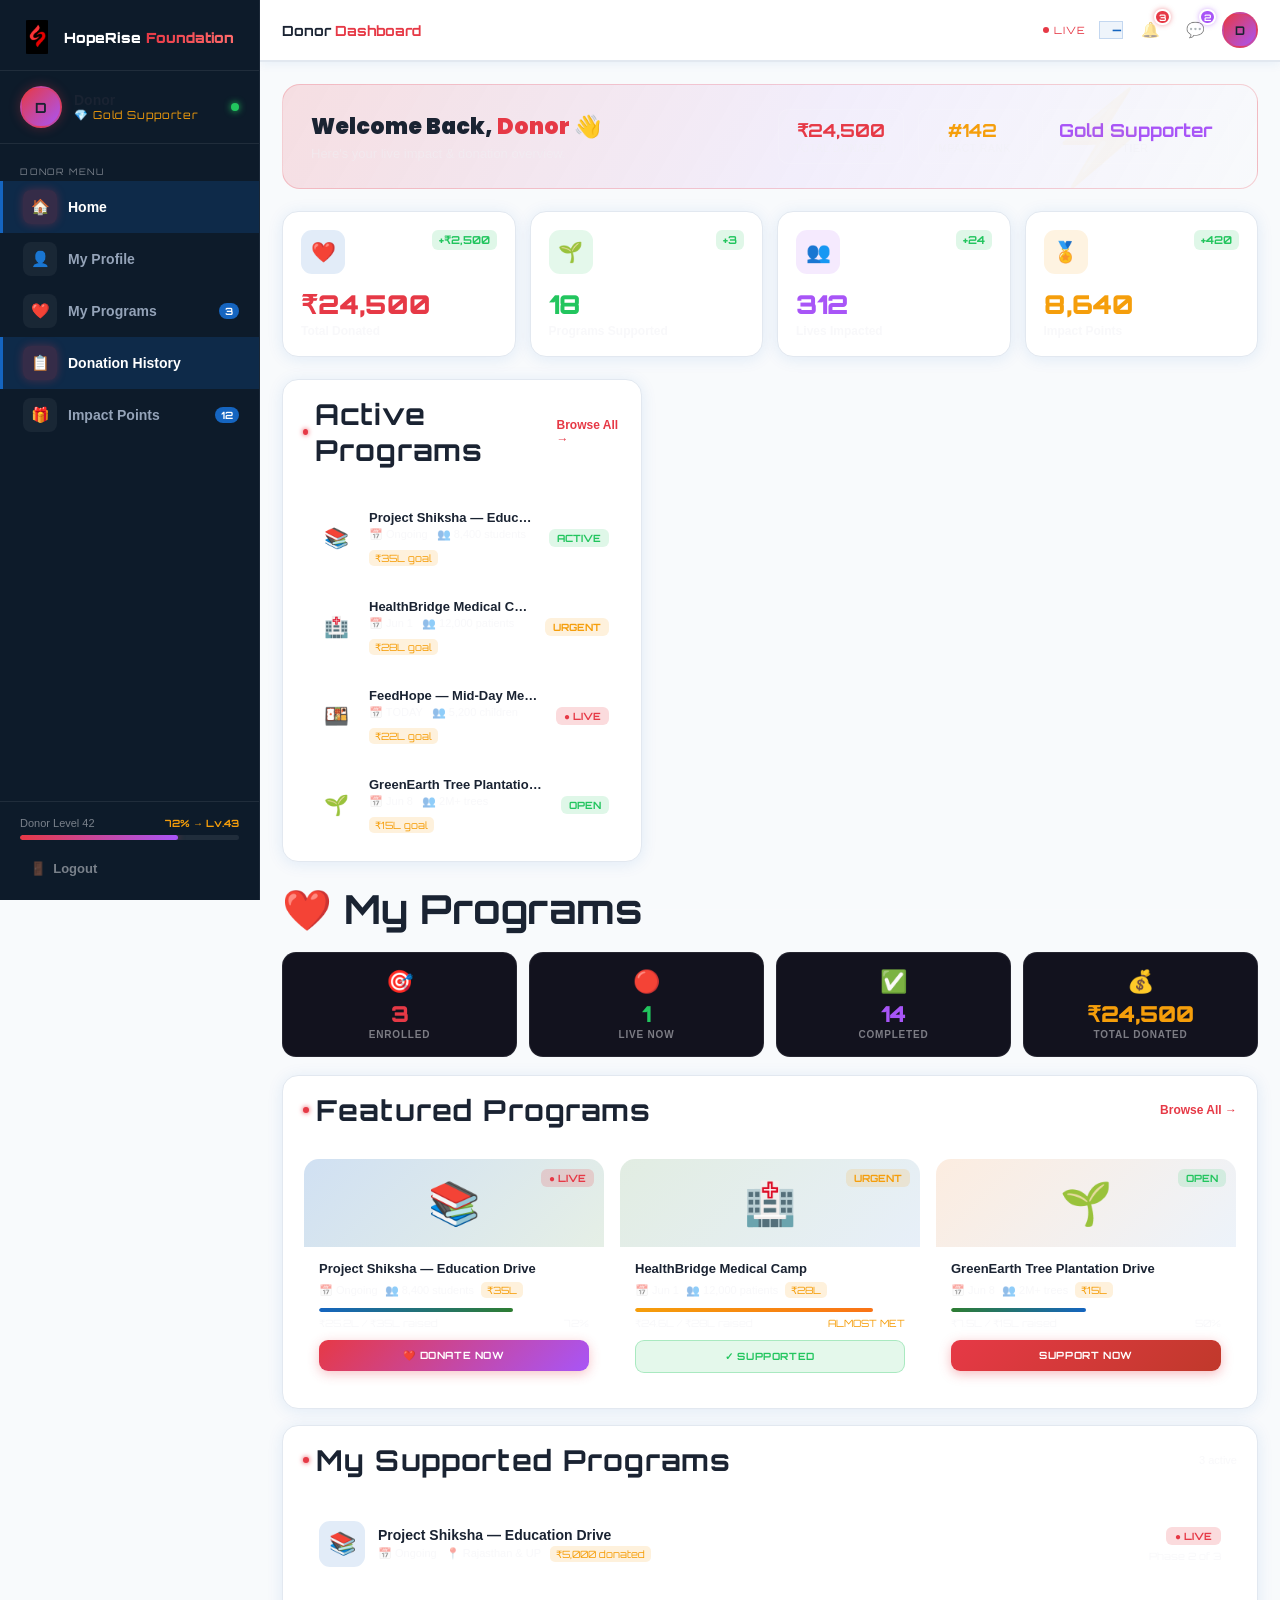
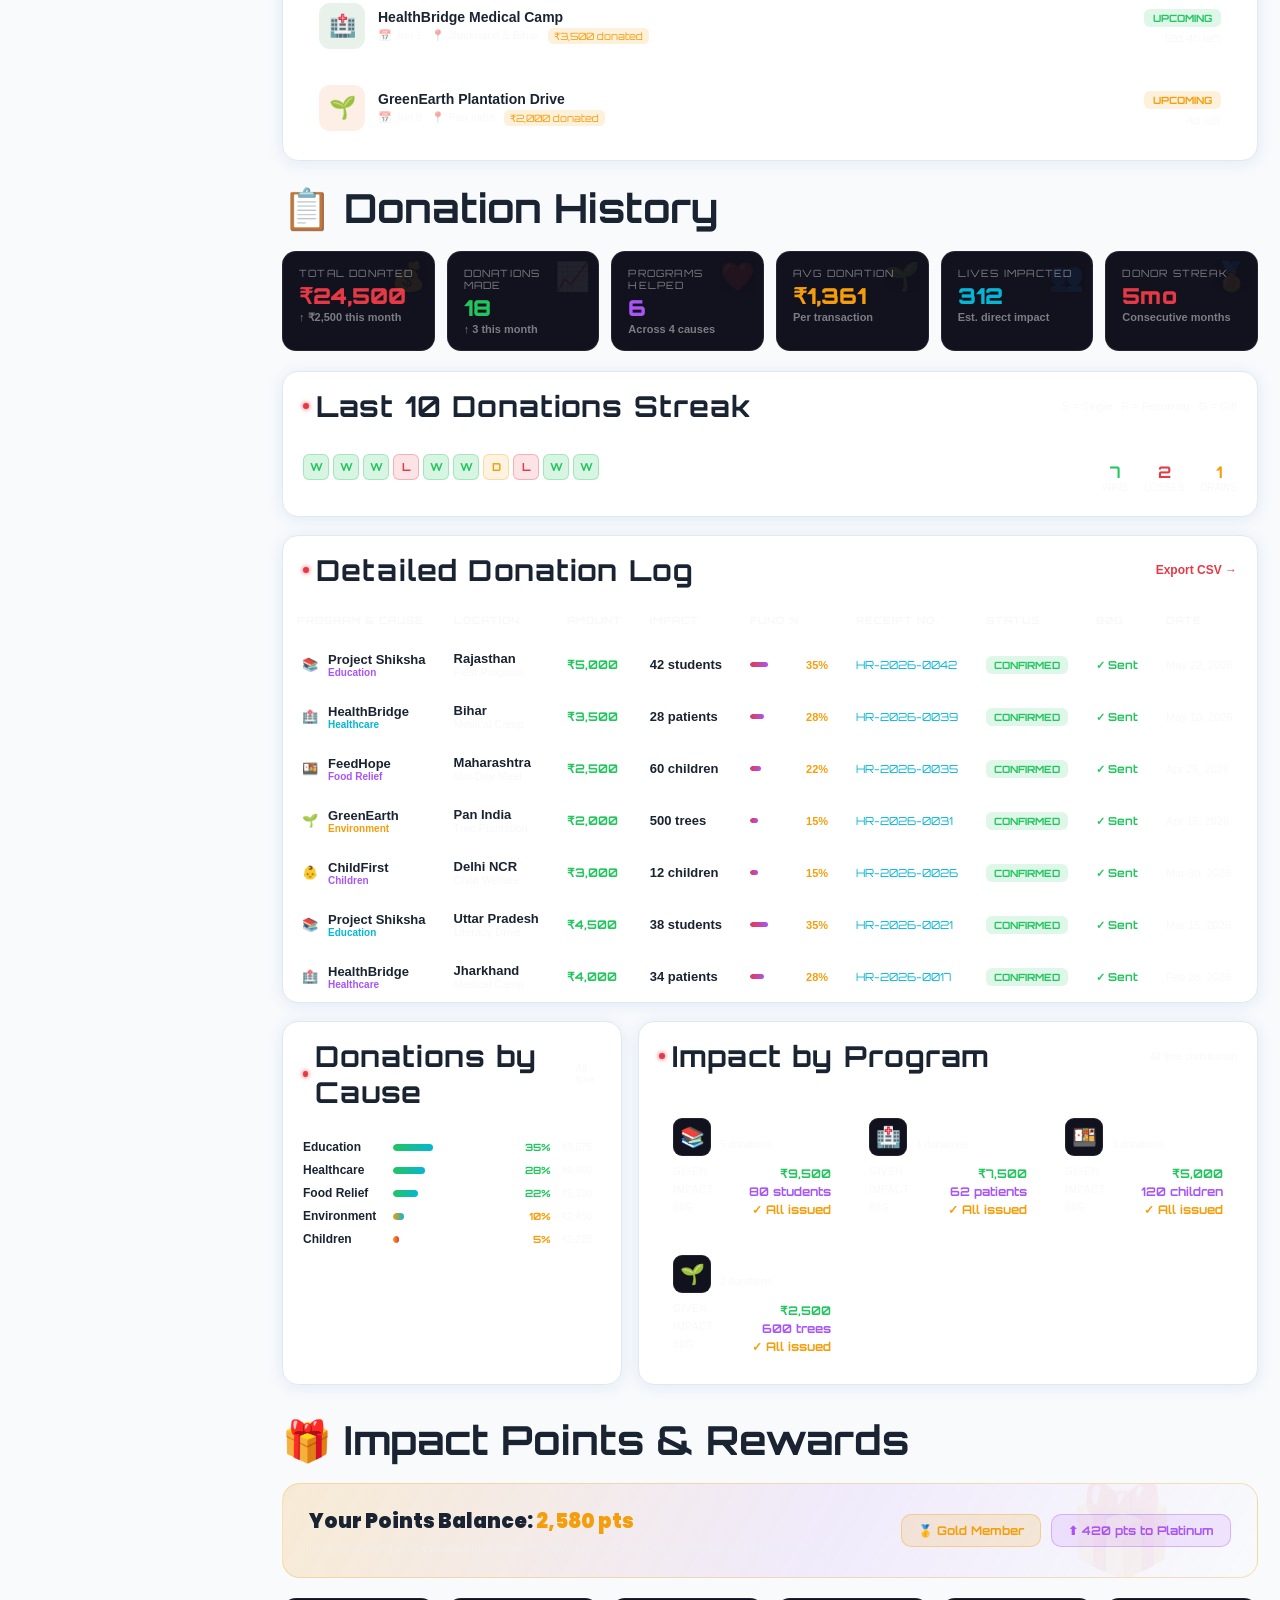
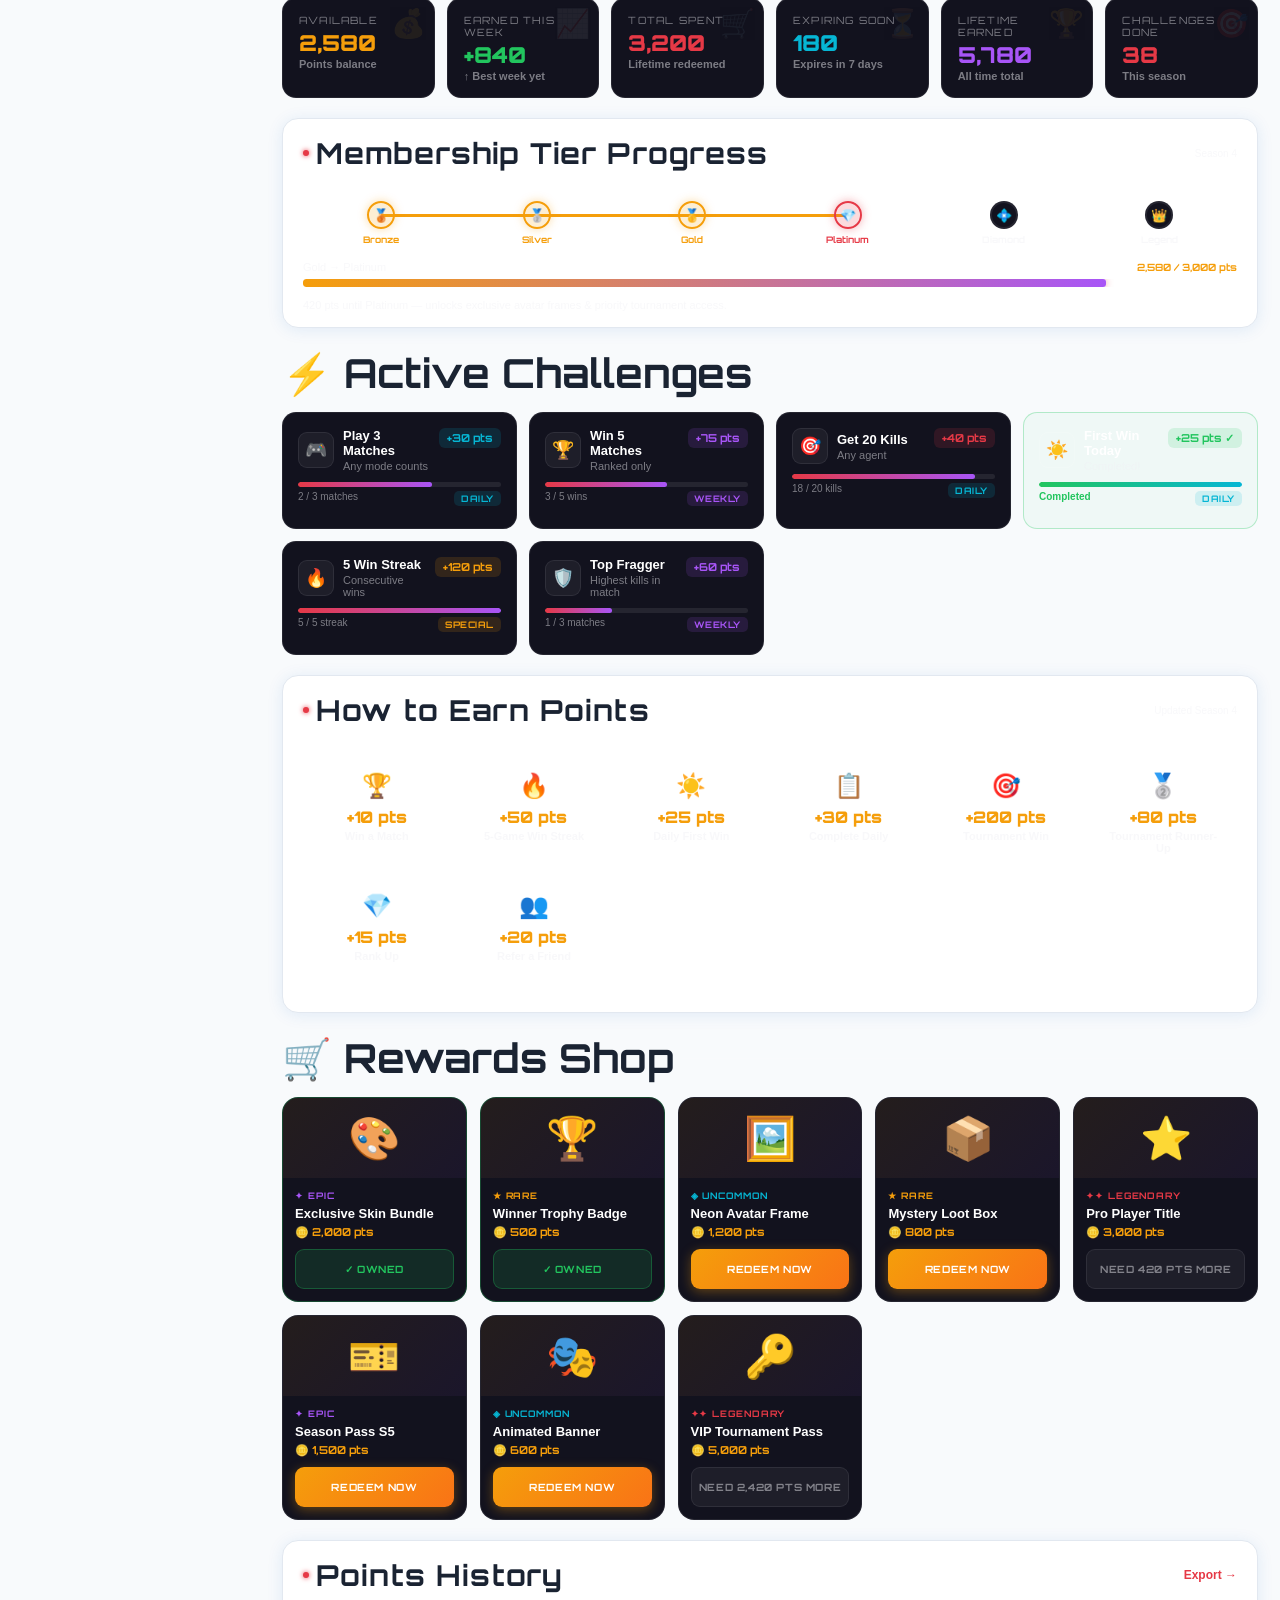
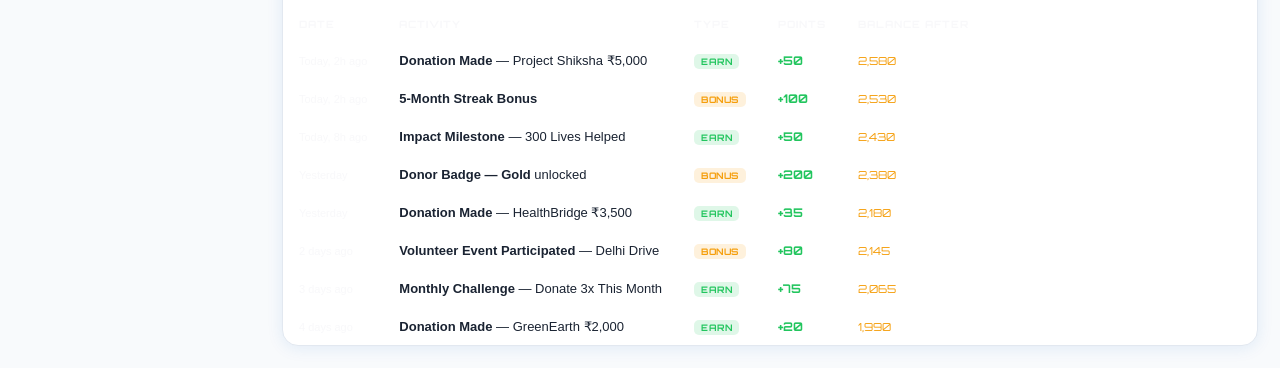
<file: player-dashboard.html>
<!DOCTYPE html>
<html lang="en">
<head>
  <meta charset="UTF-8"/>
  <meta name="viewport" content="width=device-width, initial-scale=1.0"/>
  <title>Donor Dashboard — HopeRise Foundation</title>
  <link rel="icon" href="images/Logo.png" type="image/png"/>
  <link rel="preconnect" href="https://fonts.googleapis.com"/>
  <link rel="preconnect" href="https://fonts.gstatic.com" crossorigin/>
  <link href="https://fonts.googleapis.com/css2?family=Orbitron:wght@400;700;900&family=Rajdhani:wght@400;500;600;700&family=Poppins:wght@400;500;600;700;800&display=swap" rel="stylesheet"/>
  <style>
    *,*::before,*::after{box-sizing:border-box;margin:0;padding:0}
    :root{
      --red:#e63946;--red-dark:#b02132;--purple:#a855f7;--cyan:#06b6d4;
      --gold:#f59e0b;--green:#22c55e;
      --bg:#0a0a0f;--surface:#0f0f1a;--card:#12121e;
      --border:rgba(255,255,255,0.08);--glass:rgba(255,255,255,0.05);
      --text:#f0f0f5;--muted:rgba(240,240,245,0.48);
      --sidebar:260px;
    }
    html{scroll-behavior:smooth}
    body{font-family:'Rajdhani',sans-serif;background:var(--bg);color:var(--text);min-height:100vh;display:flex;overflow-x:hidden}
    ::-webkit-scrollbar{width:5px;height:5px}
    ::-webkit-scrollbar-track{background:var(--surface)}
    ::-webkit-scrollbar-thumb{background:var(--red-dark);border-radius:3px}

    /* ── SIDEBAR ── */
    .sidebar{width:var(--sidebar);min-height:100vh;background:var(--surface);border-right:1px solid var(--border);display:flex;flex-direction:column;position:fixed;top:0;left:0;bottom:0;z-index:100;transition:transform .3s ease}
    .sb-logo{display:flex;align-items:center;gap:10px;padding:20px 20px 16px;border-bottom:1px solid var(--border);text-decoration:none}
    .sb-logo img{width:34px;height:34px;object-fit:contain;border-radius:8px;flex-shrink:0}
    .sb-logo-text{font-family:'Orbitron',sans-serif;font-size:14px;font-weight:900;color:#fff;white-space:nowrap}
    .sb-logo-text span{background:linear-gradient(90deg,#e63946,#ff6b6b);-webkit-background-clip:text;-webkit-text-fill-color:transparent;background-clip:text}
    .sb-user{display:flex;align-items:center;gap:12px;padding:15px 20px;border-bottom:1px solid var(--border)}
    .sb-avatar{width:42px;height:42px;border-radius:50%;background:linear-gradient(135deg,var(--red),var(--purple));display:flex;align-items:center;justify-content:center;font-family:'Orbitron',sans-serif;font-weight:700;font-size:14px;flex-shrink:0;border:2px solid rgba(230,57,70,.35);box-shadow:0 0 12px rgba(230,57,70,.3)}
    .sb-user-info{flex:1;min-width:0}
    .sb-user-name{font-weight:700;font-size:14px;white-space:nowrap;overflow:hidden;text-overflow:ellipsis}
    .sb-user-rank{font-size:11px;color:var(--gold);font-family:'Orbitron',sans-serif;letter-spacing:.08em}
    .sb-online{width:8px;height:8px;border-radius:50%;background:var(--green);box-shadow:0 0 7px var(--green);flex-shrink:0}
    .sb-nav{flex:1;overflow-y:auto;padding:14px 0}
    .sb-section{font-size:9px;font-family:'Orbitron',sans-serif;letter-spacing:.2em;color:var(--muted);padding:8px 20px 4px;text-transform:uppercase}
    .sb-item{display:flex;align-items:center;gap:11px;padding:9px 20px;cursor:pointer;border-left:3px solid transparent;color:var(--muted);font-size:14px;font-weight:600;text-decoration:none;transition:all .18s}
    .sb-item:hover{background:var(--glass);color:var(--text);border-left-color:rgba(230,57,70,.35)}
    .sb-item.active{background:linear-gradient(90deg,rgba(230,57,70,.12),transparent);color:var(--text);border-left-color:var(--red)}
    .sb-icon{width:34px;height:34px;border-radius:8px;background:var(--glass);display:flex;align-items:center;justify-content:center;font-size:15px;flex-shrink:0;transition:all .18s}
    .sb-item.active .sb-icon{background:rgba(230,57,70,.18);box-shadow:0 0 10px rgba(230,57,70,.3)}
    .sb-badge{margin-left:auto;background:var(--red);color:#fff;font-size:10px;font-weight:700;padding:2px 6px;border-radius:9px;font-family:'Orbitron',sans-serif}
    .sb-bottom{padding:15px 20px;border-top:1px solid var(--border)}
    .xp-labels{display:flex;justify-content:space-between;font-size:11px;margin-bottom:6px;color:var(--muted)}
    .xp-labels b{color:var(--gold);font-family:'Orbitron',sans-serif;font-size:10px}
    .xp-track{height:5px;background:var(--border);border-radius:3px;overflow:hidden;margin-bottom:12px}
    .xp-fill{height:100%;background:linear-gradient(90deg,var(--red),var(--purple));border-radius:3px;box-shadow:0 0 7px rgba(230,57,70,.5)}
    .sb-logout{display:flex;align-items:center;gap:8px;padding:9px 10px;border-radius:10px;cursor:pointer;color:var(--muted);font-size:13px;font-weight:600;transition:all .18s;text-decoration:none;background:none;border:none;width:100%}
    .sb-logout:hover{background:rgba(230,57,70,.08);color:var(--red)}

    /* ── OVERLAY (mobile) ── */
    .sb-overlay{display:none;position:fixed;inset:0;background:rgba(0,0,0,.72);z-index:99}
    .sb-overlay.open{display:block}

    /* ── MAIN ── */
    .main{margin-left:var(--sidebar);flex:1;display:flex;flex-direction:column;min-height:100vh;min-width:0}

    /* ── TOPBAR ── */
    .topbar{height:62px;background:var(--surface);border-bottom:1px solid var(--border);display:flex;align-items:center;padding:0 22px;gap:14px;position:sticky;top:0;z-index:50;flex-shrink:0}
    .topbar-title{font-family:'Orbitron',sans-serif;font-size:14px;font-weight:700;flex:1;min-width:0;white-space:nowrap;overflow:hidden;text-overflow:ellipsis}
    .topbar-title span{color:var(--red)}
    .tb-actions{display:flex;align-items:center;gap:9px;flex-shrink:0}
    .tb-live{display:flex;align-items:center;gap:5px;font-size:10px;font-family:'Orbitron',sans-serif;color:var(--red);letter-spacing:.1em;flex-shrink:0}
    .tb-live-dot{width:6px;height:6px;border-radius:50%;background:var(--red);animation:pulse 1.4s infinite}

    /* ── USER CHIP (name + email beside LIVE) ── */
    .tb-user-chip{display:flex;flex-direction:column;justify-content:center;min-width:0;max-width:clamp(120px,18vw,220px);padding-left:12px;margin-left:4px;border-left:1px solid var(--border);flex-shrink:1;overflow:hidden}
    .tb-user-chip-name{font-weight:700;font-size:12px;white-space:nowrap;overflow:hidden;text-overflow:ellipsis;color:var(--text);line-height:1.3;font-family:'Orbitron',sans-serif}
    @media(max-width:900px){.tb-user-chip{max-width:clamp(90px,14vw,160px)}}
    @media(max-width:580px){.tb-user-chip{display:none}}
    @keyframes pulse{0%,100%{box-shadow:0 0 4px var(--red)}50%{box-shadow:0 0 14px var(--red)}}
    .tb-btn{width:36px;height:36px;border-radius:8px;background:var(--glass);border:1px solid var(--border);display:flex;align-items:center;justify-content:center;cursor:pointer;font-size:15px;color:var(--muted);transition:all .18s;text-decoration:none;position:relative}
    .tb-btn:hover{background:var(--card);color:var(--text);border-color:rgba(230,57,70,.3)}
    .tb-notif-dot{position:absolute;top:6px;right:6px;width:6px;height:6px;border-radius:50%;background:var(--red);box-shadow:0 0 5px var(--red)}
    .tb-avatar{width:36px;height:36px;border-radius:50%;background:linear-gradient(135deg,var(--red),var(--purple));display:flex;align-items:center;justify-content:center;font-family:'Orbitron',sans-serif;font-weight:700;font-size:12px;border:2px solid rgba(230,57,70,.35);cursor:pointer}
    .tb-hamburger{display:none;width:36px;height:36px;border-radius:8px;background:var(--glass);border:1px solid var(--border);align-items:center;justify-content:center;cursor:pointer;flex-shrink:0;flex-direction:column;gap:5px;padding:9px}
    .tb-hamburger span{display:block;width:100%;height:2px;background:var(--text);border-radius:2px}
    .tb-badge{position:absolute;top:-4px;right:-4px;min-width:16px;height:16px;border-radius:8px;background:var(--red);color:#fff;font-size:9px;font-weight:700;font-family:'Orbitron',sans-serif;display:flex;align-items:center;justify-content:center;padding:0 3px;border:2px solid var(--surface);box-shadow:0 0 5px rgba(230,57,70,.5)}
    .tb-dropdown{position:absolute;top:calc(100% + 10px);right:0;width:300px;background:var(--card);border:1px solid var(--border);border-radius:14px;box-shadow:0 8px 32px rgba(0,0,0,.65);z-index:200;overflow:hidden;opacity:0;transform:translateY(-8px);transition:opacity .2s,transform .2s;pointer-events:none}
    .tb-dropdown.open{opacity:1;transform:translateY(0);pointer-events:all}
    .tb-dropdown-head{display:flex;align-items:center;justify-content:space-between;padding:13px 16px;border-bottom:1px solid var(--border)}
    .tb-dropdown-title{font-family:'Orbitron',sans-serif;font-size:11px;font-weight:700;letter-spacing:.06em}
    .tb-dropdown-action{font-size:11px;color:var(--red);cursor:pointer;font-weight:600;background:none;border:none;font-family:'Rajdhani',sans-serif}
    .tb-notif-item{display:flex;gap:10px;padding:11px 16px;border-bottom:1px solid rgba(255,255,255,.04);cursor:pointer;transition:background .15s}
    .tb-notif-item:last-child{border-bottom:none}
    .tb-notif-item:hover{background:var(--glass)}
    .tb-notif-icon{width:34px;height:34px;border-radius:9px;display:flex;align-items:center;justify-content:center;font-size:15px;flex-shrink:0}
    .tb-notif-body{flex:1;min-width:0}
    .tb-notif-text{font-size:12px;line-height:1.45;color:rgba(240,240,245,.65)}
    .tb-notif-text b{color:var(--text)}
    .tb-notif-time{font-size:10px;color:var(--muted);margin-top:2px}
    .tb-notif-unread .tb-notif-text{color:var(--text)}
    .tb-msg-item{display:flex;align-items:center;gap:10px;padding:11px 16px;border-bottom:1px solid rgba(255,255,255,.04);cursor:pointer;transition:background .15s}
    .tb-msg-item:last-child{border-bottom:none}
    .tb-msg-item:hover{background:var(--glass)}
    .tb-msg-av{width:36px;height:36px;border-radius:50%;display:flex;align-items:center;justify-content:center;font-family:'Orbitron',sans-serif;font-weight:700;font-size:11px;flex-shrink:0;position:relative}
    .tb-msg-online{position:absolute;bottom:0;right:0;width:10px;height:10px;border-radius:50%;background:var(--green);border:2px solid var(--card)}
    .tb-msg-body{flex:1;min-width:0}
    .tb-msg-name{font-weight:700;font-size:13px;margin-bottom:2px}
    .tb-msg-preview{font-size:11px;color:var(--muted);white-space:nowrap;overflow:hidden;text-overflow:ellipsis}
    .tb-msg-time{font-size:10px;color:var(--muted);flex-shrink:0}

    /* ── PAGE ── */
    .page{padding:22px;flex:1}

    /* ── WELCOME BANNER ── */
    .welcome{background:linear-gradient(120deg,rgba(230,57,70,.14) 0%,rgba(168,85,247,.07) 55%,transparent 100%);border:1px solid rgba(230,57,70,.22);border-radius:18px;padding:24px 28px;margin-bottom:22px;display:flex;flex-wrap:wrap;align-items:center;justify-content:space-between;gap:18px;position:relative;overflow:hidden}
    .welcome::after{content:'⚡';position:absolute;right:100px;top:50%;transform:translateY(-50%);font-size:90px;opacity:.04;pointer-events:none}
    .welcome h1{font-family:'Orbitron',sans-serif;font-size:clamp(16px,2.5vw,22px);font-weight:900;margin-bottom:4px;line-height:1.35}
    .welcome h1 span{color:var(--red)}
    .player-name-inline{display:inline-block;max-width:min(58vw,360px);vertical-align:bottom;white-space:nowrap;overflow:hidden;text-overflow:ellipsis}
    .welcome p{color:var(--muted);font-size:13px}
    .welcome-stats{display:flex;gap:14px;flex-wrap:wrap}
    .w-stat{text-align:center;padding:9px 16px;background:var(--glass);border:1px solid var(--border);border-radius:10px}
    .w-stat .v{font-family:'Orbitron',sans-serif;font-size:18px;font-weight:700}
    .w-stat .l{font-size:10px;color:var(--muted);text-transform:uppercase;letter-spacing:.08em;margin-top:2px}

    /* ── STAT CARDS ── */
    .stats-grid{display:grid;grid-template-columns:repeat(4,1fr);gap:14px;margin-bottom:22px}
    .stat-card{background:var(--card);border:1px solid var(--border);border-radius:16px;padding:18px;cursor:pointer;transition:all .2s}
    .stat-card:hover{border-color:rgba(230,57,70,.3);transform:translateY(-2px)}
    .stat-top{display:flex;align-items:flex-start;justify-content:space-between;margin-bottom:14px}
    .stat-icon{width:44px;height:44px;border-radius:11px;display:flex;align-items:center;justify-content:center;font-size:20px}
    .stat-change{font-size:11px;font-weight:700;padding:3px 7px;border-radius:6px;font-family:'Orbitron',sans-serif}
    .up{background:rgba(34,197,94,.14);color:var(--green)}
    .dn{background:rgba(230,57,70,.14);color:var(--red)}
    .stat-val{font-family:'Orbitron',sans-serif;font-size:26px;font-weight:900;margin-bottom:4px}
    .stat-lbl{font-size:12px;color:var(--muted);font-weight:600}

    /* ── TWO COLUMN ── */
    .grid-2{display:grid;grid-template-columns:360px 1fr;gap:16px;margin-bottom:22px}
    .grid-3{display:grid;grid-template-columns:2fr 1fr 1fr;gap:16px;margin-bottom:22px}

    /* ── CARD ── */
    .card{background:var(--card);border:1px solid var(--border);border-radius:16px;overflow:hidden}
    .card-head{display:flex;align-items:center;justify-content:space-between;padding:16px 20px 13px;border-bottom:1px solid var(--border)}
    .card-title{font-family:'Orbitron',sans-serif;font-size:12px;font-weight:700;letter-spacing:.04em;display:flex;align-items:center;gap:7px}
    .card-dot{width:6px;height:6px;border-radius:50%;background:var(--red);box-shadow:0 0 5px var(--red)}
    .card-action{font-size:12px;color:var(--red);cursor:pointer;font-weight:600;text-decoration:none;transition:color .18s}
    .card-action:hover{color:var(--purple)}
    .card-body{padding:16px 20px}

    /* ── TOURNAMENT ITEM ── */
    .tourn-item{display:flex;align-items:center;gap:12px;padding:11px;background:var(--glass);border:1px solid var(--border);border-radius:11px;margin-bottom:9px;cursor:pointer;transition:all .18s}
    .tourn-item:last-child{margin-bottom:0}
    .tourn-item:hover{border-color:rgba(230,57,70,.3);background:rgba(230,57,70,.04)}
    .t-game{width:42px;height:42px;border-radius:10px;background:var(--glass);display:flex;align-items:center;justify-content:center;font-size:20px;flex-shrink:0}
    .t-info{flex:1;min-width:0}
    .t-name{font-weight:700;font-size:13px;white-space:nowrap;overflow:hidden;text-overflow:ellipsis}
    .t-meta{font-size:11px;color:var(--muted);display:flex;gap:9px;margin-top:3px;flex-wrap:wrap}
    .t-prize{font-family:'Orbitron',sans-serif;font-size:10px;padding:2px 6px;border-radius:5px;background:rgba(245,158,11,.14);color:var(--gold)}
    .t-status{font-size:10px;font-weight:700;font-family:'Orbitron',sans-serif;padding:3px 8px;border-radius:6px;flex-shrink:0}
    .status-live{background:rgba(230,57,70,.18);color:var(--red)}
    .status-open{background:rgba(34,197,94,.14);color:var(--green)}
    .status-fill{background:rgba(245,158,11,.14);color:var(--gold)}

    /* ── MATCH TABLE ── */
    .table-wrap{overflow-x:auto}
    table{width:100%;border-collapse:collapse;min-width:420px}
    thead tr{border-bottom:1px solid var(--border)}
    th{padding:11px 16px;text-align:left;font-family:'Orbitron',sans-serif;font-size:10px;color:var(--muted);text-transform:uppercase;letter-spacing:.1em;white-space:nowrap}
    tbody tr{border-bottom:1px solid rgba(255,255,255,.04);transition:background .15s}
    tbody tr:last-child{border-bottom:none}
    tbody tr:hover{background:var(--glass)}
    td{padding:11px 16px;font-size:13px;vertical-align:middle}
    .result-badge{font-size:10px;font-weight:700;font-family:'Orbitron',sans-serif;padding:3px 8px;border-radius:6px}
    .win{background:rgba(34,197,94,.14);color:var(--green)}
    .loss{background:rgba(230,57,70,.14);color:var(--red)}
    .draw{background:rgba(245,158,11,.14);color:var(--gold)}

    /* ── LEADERBOARD ── */
    .lb-item{display:flex;align-items:center;gap:11px;padding:9px 0;border-bottom:1px solid var(--border)}
    .lb-item:last-child{border-bottom:none}
    .lb-item.you{background:linear-gradient(90deg,rgba(230,57,70,.08),transparent);margin:0 -20px;padding:9px 20px;border-bottom:1px solid var(--border)}
    .lb-rank{font-family:'Orbitron',sans-serif;font-size:12px;font-weight:700;width:22px;text-align:center;flex-shrink:0}
    .lb-av{width:32px;height:32px;border-radius:50%;display:flex;align-items:center;justify-content:center;font-family:'Orbitron',sans-serif;font-size:11px;font-weight:700;flex-shrink:0}
    .lb-name{flex:1;font-weight:600;font-size:13px}
    .lb-score{font-family:'Orbitron',sans-serif;font-size:12px;font-weight:700;color:var(--gold)}

    /* ── ACHIEVEMENTS ── */
    .ach-grid{display:grid;grid-template-columns:repeat(auto-fill,minmax(72px,1fr));gap:10px}
    .ach-item{text-align:center;padding:11px 6px;background:var(--glass);border:1px solid var(--border);border-radius:11px}
    .ach-item.locked{opacity:.3;filter:grayscale(1)}
    .ach-emoji{font-size:26px;margin-bottom:4px}
    .ach-name{font-size:10px;font-weight:700}

    /* ── MATCH HISTORY EXTENDED ── */
    .mh-perf-grid{display:grid;grid-template-columns:repeat(auto-fill,minmax(130px,1fr));gap:12px;margin-bottom:20px}
    .mh-perf-card{background:var(--card);border:1px solid var(--border);border-radius:14px;padding:15px 16px;position:relative;overflow:hidden}
    .mh-perf-card::after{content:attr(data-icon);position:absolute;right:8px;top:8px;font-size:28px;opacity:.07}
    .mh-perf-label{font-size:10px;font-family:'Orbitron',sans-serif;letter-spacing:.12em;text-transform:uppercase;color:var(--muted);margin-bottom:6px}
    .mh-perf-val{font-family:'Orbitron',sans-serif;font-size:22px;font-weight:900;line-height:1}
    .mh-perf-sub{font-size:11px;color:var(--muted);margin-top:4px;font-weight:600}

    .mh-streak{display:flex;align-items:center;gap:4px;flex-wrap:wrap;margin-bottom:20px}
    .mh-streak-dot{width:26px;height:26px;border-radius:6px;display:flex;align-items:center;justify-content:center;font-size:11px;font-weight:700;font-family:'Orbitron',sans-serif;flex-shrink:0}
    .mh-streak-dot.w{background:rgba(34,197,94,.18);color:var(--green);border:1px solid rgba(34,197,94,.3)}
    .mh-streak-dot.l{background:rgba(230,57,70,.14);color:var(--red);border:1px solid rgba(230,57,70,.3)}
    .mh-streak-dot.d{background:rgba(245,158,11,.12);color:var(--gold);border:1px solid rgba(245,158,11,.3)}

    .mh-full-table th{padding:12px 14px}
    .mh-full-table td{padding:12px 14px}
    .agent-badge{display:inline-flex;align-items:center;gap:5px;font-size:12px;font-weight:700}
    .agent-icon{width:26px;height:26px;border-radius:6px;background:var(--glass);display:flex;align-items:center;justify-content:center;font-size:13px;flex-shrink:0}
    .rr-up{color:var(--green);font-family:'Orbitron',sans-serif;font-size:11px;font-weight:700}
    .rr-dn{color:var(--red);font-family:'Orbitron',sans-serif;font-size:11px;font-weight:700}
    .rr-na{color:var(--muted);font-family:'Orbitron',sans-serif;font-size:11px}
    .hs-bar-wrap{display:flex;align-items:center;gap:6px}
    .hs-bar{height:5px;border-radius:3px;background:linear-gradient(90deg,var(--red),var(--purple));flex-shrink:0}
    .hs-bar-bg{height:5px;border-radius:3px;background:var(--border);width:50px;overflow:hidden}

    .map-wr-grid{display:flex;flex-direction:column;gap:9px}
    .map-wr-row{display:flex;align-items:center;gap:10px}
    .map-wr-name{width:80px;font-size:12px;font-weight:700;flex-shrink:0}
    .map-wr-track{flex:1;height:7px;background:var(--border);border-radius:4px;overflow:hidden}
    .map-wr-fill{height:100%;border-radius:4px;background:linear-gradient(90deg,var(--green),var(--cyan))}
    .map-wr-pct{width:34px;text-align:right;font-family:'Orbitron',sans-serif;font-size:10px;font-weight:700;flex-shrink:0}
    .map-wr-rec{font-size:10px;color:var(--muted);width:40px;flex-shrink:0}

    .agent-perf-grid{display:grid;grid-template-columns:repeat(auto-fill,minmax(140px,1fr));gap:10px}
    .agent-perf-card{background:var(--glass);border:1px solid var(--border);border-radius:12px;padding:13px}
    .ap-top{display:flex;align-items:center;gap:9px;margin-bottom:10px}
    .ap-icon{width:38px;height:38px;border-radius:9px;background:var(--card);display:flex;align-items:center;justify-content:center;font-size:20px;flex-shrink:0;border:1px solid var(--border)}
    .ap-name{font-family:'Orbitron',sans-serif;font-size:11px;font-weight:700;color:#fff}
    .ap-matches{font-size:10px;color:var(--muted)}
    .ap-stat-row{display:flex;justify-content:space-between;margin-top:3px}
    .ap-stat-k{font-size:10px;color:var(--muted);text-transform:uppercase;letter-spacing:.06em}
    .ap-stat-v{font-size:12px;font-family:'Orbitron',sans-serif;font-weight:700}

    /* ── QUICK ACTIONS ── */
    .qa-grid{display:grid;grid-template-columns:1fr 1fr;gap:9px}
    .qa-btn{display:flex;align-items:center;gap:10px;padding:13px;background:var(--glass);border:1px solid var(--border);border-radius:10px;cursor:pointer;transition:all .18s;text-decoration:none;color:var(--text)}
    .qa-btn:hover{background:rgba(230,57,70,.06);border-color:rgba(230,57,70,.3)}
    .qa-icon{width:36px;height:36px;border-radius:9px;display:flex;align-items:center;justify-content:center;font-size:17px;flex-shrink:0}
    .qa-title{font-weight:700;font-size:13px}
    .qa-sub{font-size:11px;color:var(--muted)}

    /* ── NOTIFICATIONS ── */
    .notif-item{display:flex;gap:10px;padding:9px 0;border-bottom:1px solid var(--border)}
    .notif-item:last-child{border-bottom:none}
    .notif-dot-wrap{padding-top:4px}
    .notif-dot{width:7px;height:7px;border-radius:50%;background:var(--red);box-shadow:0 0 5px var(--red)}
    .notif-dot.read{background:var(--border);box-shadow:none}
    .notif-text{font-size:12px;line-height:1.5;color:rgba(240,240,245,.65)}
    .notif-text b{color:var(--text)}
    .notif-time{font-size:10px;color:var(--muted);margin-top:2px}

    /* ── SECTION TITLE ── */
    .section-title{font-family:'Orbitron',sans-serif;font-size:13px;font-weight:700;margin-bottom:14px;display:flex;align-items:center;gap:8px}
    .section-title::after{content:'';flex:1;height:1px;background:var(--border)}

    /* ── REWARDS SECTION ── */
    .rw-banner{background:linear-gradient(120deg,rgba(245,158,11,.16) 0%,rgba(168,85,247,.09) 55%,transparent 100%);border:1px solid rgba(245,158,11,.28);border-radius:18px;padding:22px 26px;margin-bottom:20px;display:flex;flex-wrap:wrap;align-items:center;justify-content:space-between;gap:16px;position:relative;overflow:hidden}
    .rw-banner::after{content:'🎁';position:absolute;right:80px;top:50%;transform:translateY(-50%);font-size:88px;opacity:.05;pointer-events:none}
    .rw-banner h2{font-family:'Orbitron',sans-serif;font-size:clamp(15px,2.2vw,20px);font-weight:900;margin-bottom:4px;color:#fff}
    .rw-banner h2 span{color:var(--gold)}
    .rw-banner p{color:var(--muted);font-size:13px}
    .rw-tier-badge{display:inline-flex;align-items:center;gap:7px;background:rgba(245,158,11,.15);border:1px solid rgba(245,158,11,.35);border-radius:10px;padding:8px 16px;font-family:'Orbitron',sans-serif;font-size:12px;font-weight:700;color:var(--gold);white-space:nowrap}

    .rw-pts-grid{display:grid;grid-template-columns:repeat(auto-fill,minmax(130px,1fr));gap:12px;margin-bottom:20px}
    .rw-pts-card{background:var(--card);border:1px solid var(--border);border-radius:14px;padding:15px 16px;position:relative;overflow:hidden}
    .rw-pts-card::after{content:attr(data-icon);position:absolute;right:8px;top:8px;font-size:28px;opacity:.07}
    .rw-pts-label{font-size:10px;font-family:'Orbitron',sans-serif;letter-spacing:.12em;text-transform:uppercase;color:var(--muted);margin-bottom:6px}
    .rw-pts-val{font-family:'Orbitron',sans-serif;font-size:22px;font-weight:900;line-height:1}
    .rw-pts-sub{font-size:11px;color:var(--muted);margin-top:4px;font-weight:600}

    .rw-tier-track{margin-bottom:20px}
    .rw-tier-row{display:flex;align-items:center;justify-content:space-between;margin-bottom:8px}
    .rw-tier-steps{display:flex;align-items:center;gap:0;width:100%}
    .rw-tier-step{flex:1;text-align:center;position:relative}
    .rw-tier-step::before{content:'';position:absolute;top:13px;left:50%;right:-50%;height:3px;background:var(--border);z-index:0}
    .rw-tier-step:last-child::before{display:none}
    .rw-tier-step.done::before{background:linear-gradient(90deg,var(--gold),var(--gold))}
    .rw-tier-dot{width:28px;height:28px;border-radius:50%;display:flex;align-items:center;justify-content:center;font-size:13px;margin:0 auto 5px;position:relative;z-index:1;border:2px solid var(--border);background:var(--card)}
    .rw-tier-step.done .rw-tier-dot{border-color:var(--gold);background:rgba(245,158,11,.18);box-shadow:0 0 10px rgba(245,158,11,.35)}
    .rw-tier-step.current .rw-tier-dot{border-color:var(--red);background:rgba(230,57,70,.18);box-shadow:0 0 10px rgba(230,57,70,.4);animation:pulse 1.4s infinite}
    .rw-tier-name{font-family:'Orbitron',sans-serif;font-size:9px;font-weight:700;color:var(--muted)}
    .rw-tier-step.done .rw-tier-name{color:var(--gold)}
    .rw-tier-step.current .rw-tier-name{color:var(--red)}

    .rw-challenge-grid{display:grid;grid-template-columns:repeat(auto-fill,minmax(200px,1fr));gap:12px;margin-bottom:20px}
    .rw-challenge{background:var(--card);border:1px solid var(--border);border-radius:14px;padding:15px}
    .rw-challenge.done-ch{border-color:rgba(34,197,94,.3);background:rgba(34,197,94,.04)}
    .rw-ch-top{display:flex;align-items:flex-start;justify-content:space-between;margin-bottom:10px;gap:8px}
    .rw-ch-icon{width:36px;height:36px;border-radius:9px;background:var(--glass);display:flex;align-items:center;justify-content:center;font-size:18px;flex-shrink:0;border:1px solid var(--border)}
    .rw-ch-title{font-weight:700;font-size:13px;color:#fff;margin-bottom:2px}
    .rw-ch-desc{font-size:11px;color:var(--muted)}
    .rw-ch-pts{font-family:'Orbitron',sans-serif;font-size:11px;font-weight:700;padding:3px 8px;border-radius:6px;white-space:nowrap;flex-shrink:0}
    .rw-ch-bar-wrap{margin-bottom:7px}
    .rw-ch-bar-track{height:5px;background:var(--border);border-radius:3px;overflow:hidden;margin-bottom:4px}
    .rw-ch-bar-fill{height:100%;border-radius:3px;background:linear-gradient(90deg,var(--red),var(--purple))}
    .rw-ch-bar-fill.done-fill{background:linear-gradient(90deg,var(--green),var(--cyan))}
    .rw-ch-prog{font-size:10px;color:var(--muted);display:flex;justify-content:space-between}
    .ch-tag{font-size:9px;font-family:'Orbitron',sans-serif;font-weight:700;padding:2px 7px;border-radius:5px;text-transform:uppercase;letter-spacing:.06em}
    .ch-daily{background:rgba(6,182,212,.14);color:var(--cyan)}
    .ch-weekly{background:rgba(168,85,247,.14);color:var(--purple)}
    .ch-special{background:rgba(245,158,11,.14);color:var(--gold)}

    .rw-shop-grid{display:grid;grid-template-columns:repeat(auto-fill,minmax(160px,1fr));gap:13px;margin-bottom:20px}
    .rw-shop-card{background:var(--card);border:1px solid var(--border);border-radius:16px;overflow:hidden;transition:all .2s;cursor:pointer}
    .rw-shop-card:hover{border-color:rgba(245,158,11,.4);transform:translateY(-2px)}
    .rw-shop-card.owned{border-color:rgba(34,197,94,.3)}
    .rw-shop-img{height:80px;display:flex;align-items:center;justify-content:center;font-size:42px;background:linear-gradient(135deg,rgba(245,158,11,.08),rgba(168,85,247,.06))}
    .rw-shop-body{padding:12px}
    .rw-shop-rarity{font-size:9px;font-family:'Orbitron',sans-serif;font-weight:700;letter-spacing:.1em;text-transform:uppercase;margin-bottom:5px}
    .rw-shop-name{font-weight:700;font-size:13px;color:#fff;margin-bottom:4px}
    .rw-shop-cost{font-family:'Orbitron',sans-serif;font-size:11px;font-weight:700;color:var(--gold);margin-bottom:10px;display:flex;align-items:center;gap:4px}
    .rw-redeem-btn{width:100%;padding:7px;border-radius:9px;font-family:'Orbitron',sans-serif;font-weight:700;font-size:10px;letter-spacing:.06em;text-transform:uppercase;cursor:pointer;border:none;transition:all .2s}
    .rw-redeem-btn.can{background:linear-gradient(135deg,var(--gold),#f97316);color:#fff;box-shadow:0 3px 12px rgba(245,158,11,.35)}
    .rw-redeem-btn.cant{background:var(--glass);color:var(--muted);cursor:not-allowed;border:1px solid var(--border)}
    .rw-redeem-btn.own{background:rgba(34,197,94,.14);color:var(--green);border:1px solid rgba(34,197,94,.3)}

    .rw-earn-grid{display:grid;grid-template-columns:repeat(auto-fill,minmax(140px,1fr));gap:10px;margin-bottom:20px}
    .rw-earn-card{background:var(--glass);border:1px solid var(--border);border-radius:12px;padding:13px;text-align:center}
    .rw-earn-icon{font-size:24px;margin-bottom:7px}
    .rw-earn-pts{font-family:'Orbitron',sans-serif;font-size:16px;font-weight:900;color:var(--gold);margin-bottom:3px}
    .rw-earn-label{font-size:11px;color:var(--muted);font-weight:600}

    .rw-history-tag{font-size:9px;font-family:'Orbitron',sans-serif;font-weight:700;padding:2px 7px;border-radius:5px;letter-spacing:.06em;text-transform:uppercase;white-space:nowrap}
    .tag-earn{background:rgba(34,197,94,.14);color:var(--green)}
    .tag-spend{background:rgba(230,57,70,.14);color:var(--red)}
    .tag-bonus{background:rgba(245,158,11,.14);color:var(--gold)}

    /* ── TOURNAMENT SECTION (player dashboard) ── */
    .pt-overview{display:grid;grid-template-columns:repeat(4,1fr);gap:12px;margin-bottom:18px}
    .pt-ov-card{background:var(--card);border:1px solid var(--border);border-radius:14px;padding:16px 12px;text-align:center;transition:all .2s;cursor:pointer;position:relative;overflow:hidden}
    .pt-ov-card:hover{transform:translateY(-2px);border-color:rgba(230,57,70,.3);box-shadow:0 6px 20px rgba(0,0,0,.35)}
    .pt-ov-icon{font-size:22px;margin-bottom:8px}
    .pt-ov-val{font-family:'Orbitron',sans-serif;font-size:clamp(16px,2.2vw,22px);font-weight:900;line-height:1;margin-bottom:4px}
    .pt-ov-label{font-size:10px;color:var(--muted);font-weight:600;text-transform:uppercase;letter-spacing:.08em}

    .pt-cards-grid{display:grid;grid-template-columns:repeat(3,1fr);gap:14px}
    .pt-tcard{background:var(--glass);border:1px solid var(--border);border-radius:16px;overflow:hidden;transition:all .22s;cursor:pointer}
    .pt-tcard:hover{transform:translateY(-3px);border-color:rgba(230,57,70,.32);box-shadow:0 8px 28px rgba(0,0,0,.42)}
    .pt-tcard-cover{height:88px;display:flex;align-items:center;justify-content:center;font-size:42px;position:relative;flex-shrink:0}
    .pt-tcard-badge{position:absolute;top:10px;right:10px;font-size:10px;font-weight:700;font-family:'Orbitron',sans-serif;padding:3px 8px;border-radius:6px}
    .pt-tcard-body{padding:14px 15px}
    .pt-tcard-name{font-weight:700;font-size:13px;margin-bottom:6px;white-space:nowrap;overflow:hidden;text-overflow:ellipsis}
    .pt-tcard-meta{display:flex;gap:7px;flex-wrap:wrap;margin-bottom:10px;align-items:center;font-size:11px;color:var(--muted)}
    .pt-tcard-prize{font-family:'Orbitron',sans-serif;font-size:10px;padding:2px 6px;border-radius:5px;background:rgba(245,158,11,.14);color:var(--gold)}
    .pt-prog-bar{height:4px;background:var(--border);border-radius:2px;overflow:hidden;margin-bottom:5px}
    .pt-prog-fill{height:100%;border-radius:2px}
    .pt-prog-labels{display:flex;justify-content:space-between;font-size:10px;color:var(--muted);font-family:'Orbitron',sans-serif;margin-bottom:11px}
    .pt-action-btn{width:100%;padding:8px 0;border-radius:9px;font-family:'Orbitron',sans-serif;font-weight:700;font-size:10px;letter-spacing:.06em;text-transform:uppercase;cursor:pointer;border:none;transition:all .2s;text-align:center;display:block;text-decoration:none;line-height:1.5}
    .pt-btn-register{background:linear-gradient(135deg,var(--red),#c0392b);color:#fff;box-shadow:0 3px 12px rgba(230,57,70,.35)}
    .pt-btn-register:hover{box-shadow:0 5px 18px rgba(230,57,70,.5)}
    .pt-btn-registered{background:rgba(34,197,94,.12);color:var(--green);border:1px solid rgba(34,197,94,.3);cursor:default}
    .pt-btn-live{background:linear-gradient(135deg,var(--red),var(--purple));color:#fff;box-shadow:0 3px 12px rgba(230,57,70,.3)}

    .pt-reg-list{display:flex;flex-direction:column;gap:10px}
    .pt-reg-item{display:flex;align-items:center;gap:13px;background:var(--glass);border:1px solid var(--border);border-radius:13px;padding:12px 15px;transition:all .18s;cursor:pointer}
    .pt-reg-item:hover{border-color:rgba(230,57,70,.28);background:rgba(230,57,70,.03)}
    .pt-reg-icon{width:46px;height:46px;border-radius:11px;display:flex;align-items:center;justify-content:center;font-size:22px;flex-shrink:0}
    .pt-reg-info{flex:1;min-width:0}
    .pt-reg-name{font-weight:700;font-size:14px;margin-bottom:3px;white-space:nowrap;overflow:hidden;text-overflow:ellipsis}
    .pt-reg-meta{display:flex;gap:9px;flex-wrap:wrap;font-size:11px;color:var(--muted);align-items:center}
    .pt-reg-prize{font-family:'Orbitron',sans-serif;font-size:10px;padding:2px 6px;border-radius:5px;background:rgba(245,158,11,.14);color:var(--gold)}
    .pt-reg-right{display:flex;flex-direction:column;align-items:flex-end;gap:5px;flex-shrink:0}
    .pt-reg-status{font-size:10px;font-weight:700;font-family:'Orbitron',sans-serif;padding:3px 9px;border-radius:6px;white-space:nowrap}
    .pt-reg-info-sub{font-family:'Orbitron',sans-serif;font-size:10px;color:var(--muted);text-align:right}

    /* ── RESPONSIVE ── */
    @media(max-width:1200px){
      .stats-grid{grid-template-columns:repeat(2,1fr)}
      .grid-3{grid-template-columns:1fr 1fr}
      .pt-cards-grid{grid-template-columns:repeat(2,1fr)}
    }
    @media(max-width:900px){
      .sidebar{transform:translateX(-100%)}
      .sidebar.open{transform:translateX(0)}
      .main{margin-left:0}
      .tb-hamburger{display:flex}
      .grid-2,.grid-3{grid-template-columns:1fr}
      .welcome-stats{display:none}
      .pt-overview{grid-template-columns:repeat(2,1fr)}
    }
    @media(max-width:640px){
      .pt-cards-grid{grid-template-columns:1fr 1fr}
    }
    @media(max-width:600px){
      .stats-grid{grid-template-columns:1fr 1fr}
      .page{padding:14px}
    }
    @media(max-width:520px){
      .pt-cards-grid{grid-template-columns:1fr}
      .pt-reg-item{flex-wrap:wrap;gap:10px}
      .pt-reg-right{flex-direction:row;align-items:center;gap:10px;width:100%}
      .pt-reg-info-sub{text-align:left}
    }
    @media(max-width:480px){
      .gs-toast{min-width:min(260px,calc(100vw - 40px));right:16px;bottom:16px}
      .page{padding:10px}
      .stat-val{font-size:20px}
      .mh-perf-grid,.rw-pts-grid,.agent-perf-grid,.rw-earn-grid{grid-template-columns:repeat(2,1fr)}
      .pt-overview{grid-template-columns:repeat(2,1fr)}
      .pt-ov-card{padding:12px 8px}
    }
    @media(max-width:400px){
      .stat-val{font-size:18px}
      .gs-toast{min-width:min(220px,calc(100vw - 24px));right:12px;bottom:12px}
      .ach-grid{grid-template-columns:repeat(auto-fill,minmax(60px,1fr))}
      .rw-banner{padding:14px 16px}
      .rw-challenge-grid{grid-template-columns:1fr}
      .pt-reg-meta{gap:6px;font-size:10px}
      .pt-overview{gap:8px}
    }
    @media(max-width:360px){
      .stats-grid{grid-template-columns:1fr}
      .qa-grid{grid-template-columns:1fr}
      .gs-toast{right:8px;bottom:8px;min-width:calc(100vw - 16px)}
      .page{padding:8px}
      .mh-perf-grid,.rw-pts-grid,.agent-perf-grid,.rw-earn-grid{grid-template-columns:1fr}
      .pt-overview{grid-template-columns:1fr 1fr;gap:8px}
      .pt-cards-grid{grid-template-columns:1fr}
    }
  </style>
  <link rel="stylesheet" href="css/responsive-fix.css">
  <link rel="stylesheet" href="css/ngo-theme.css">
</head>
<body>

<div class="sb-overlay" id="overlay" onclick="closeSidebar()"></div>

<!-- SIDEBAR -->
<aside class="sidebar" id="sidebar">
  <a href="index.html" class="sb-logo">
    <img src="images/Logo.png" alt="HopeRise Foundation"/>
    <div class="sb-logo-text">HopeRise <span>Foundation</span></div>
  </a>
  <div class="sb-user">
    <div class="sb-avatar js-player-initials">PL</div>
    <div class="sb-user-info">
      <div class="sb-user-name js-player-name">Player</div>
      <div class="sb-user-rank">💎 Gold Supporter</div>
    </div>
    <div class="sb-online"></div>
  </div>
  <nav class="sb-nav">
    <div class="sb-section">Donor Menu</div>
    <a class="sb-item active" href="player-dashboard.html"><div class="sb-icon">🏠</div>Home</a>
    <a class="sb-item" href="#"><div class="sb-icon">👤</div>My Profile</a>

    <a class="sb-item" href="#tournaments"><div class="sb-icon">❤️</div>My Programs<span class="sb-badge">3</span></a>
    <a class="sb-item active" href="#match-history"><div class="sb-icon">📋</div>Donation History</a>
    <a class="sb-item" href="#rewards"><div class="sb-icon">🎁</div>Impact Points<span class="sb-badge">12</span></a>
  </nav>
  <div class="sb-bottom">
    <div class="xp-labels"><span>Donor Level 42</span><b>72% → Lv.43</b></div>
    <div class="xp-track"><div class="xp-fill" style="width:72%"></div></div>
    <a class="sb-logout" href="login.html">🚪 &nbsp;Logout</a>
  </div>
</aside>

<!-- MAIN -->
<div class="main">
  <!-- TOPBAR -->
  <header class="topbar">
    <div class="tb-hamburger" id="hamburger" onclick="openSidebar()"><span></span><span></span><span></span></div>
    <div class="topbar-title">Donor <span>Dashboard</span></div>
    <div class="tb-actions">
      <div class="tb-live"><div class="tb-live-dot"></div>LIVE</div>

      <!-- User chip: name + email from session -->
      <div class="tb-user-chip">
        <div class="tb-user-chip-name js-player-email">—</div>
      </div>

      <!-- Notification Button -->
      <div class="tb-btn" id="notifBtn" onclick="toggleDropdown('notifDropdown',event)">
        🔔<span class="tb-badge" id="notifBadge">3</span>
        <div class="tb-dropdown" id="notifDropdown" onclick="event.stopPropagation()">
          <div class="tb-dropdown-head">
            <span class="tb-dropdown-title">Notifications</span>
            <button class="tb-dropdown-action" onclick="markAllRead()">Mark all read</button>
          </div>
          <div class="tb-notif-item tb-notif-unread">
            <div class="tb-notif-icon" style="background:rgba(21,101,192,.14)">❤️</div>
            <div class="tb-notif-body">
              <div class="tb-notif-text"><b>Program Update</b> — Project Shiksha phase 2 begins this week</div>
              <div class="tb-notif-time">2 min ago</div>
            </div>
          </div>
          <div class="tb-notif-item tb-notif-unread">
            <div class="tb-notif-icon" style="background:rgba(34,197,94,.14)">✅</div>
            <div class="tb-notif-body">
              <div class="tb-notif-text"><b>Donation Confirmed</b> — ₹2,500 to Healthcare fund received</div>
              <div class="tb-notif-time">1 hr ago</div>
            </div>
          </div>
          <div class="tb-notif-item tb-notif-unread">
            <div class="tb-notif-icon" style="background:rgba(245,158,11,.14)">🎁</div>
            <div class="tb-notif-body">
              <div class="tb-notif-text"><b>Impact Milestone</b> — You've helped 50 children this month!</div>
              <div class="tb-notif-time">3 hr ago</div>
            </div>
          </div>
          <div class="tb-notif-item">
            <div class="tb-notif-icon" style="background:rgba(46,125,50,.14)">🌱</div>
            <div class="tb-notif-body">
              <div class="tb-notif-text"><b>80G Receipt</b> — Tax certificate for Apr 2026 is ready</div>
              <div class="tb-notif-time">Yesterday</div>
            </div>
          </div>
        </div>
      </div>

      <!-- Messages Button -->
      <div class="tb-btn" id="msgBtn" onclick="toggleDropdown('msgDropdown',event)">
        💬<span class="tb-badge" style="background:var(--purple);box-shadow:0 0 5px rgba(168,85,247,.5)" id="msgBadge">2</span>
        <div class="tb-dropdown" id="msgDropdown" onclick="event.stopPropagation()">
          <div class="tb-dropdown-head">
            <span class="tb-dropdown-title">Messages</span>
            <button class="tb-dropdown-action" onclick="clearMsgs()">View all</button>
          </div>
          <div class="tb-msg-item">
            <div class="tb-msg-av" style="background:linear-gradient(135deg,#1565c0,#2e7d32)">SR<div class="tb-msg-online"></div></div>
            <div class="tb-msg-body">
              <div class="tb-msg-name">Sunita Rao</div>
              <div class="tb-msg-preview">Thank you for your generous contribution! 🙏</div>
            </div>
            <div class="tb-msg-time">5m</div>
          </div>
          <div class="tb-msg-item">
            <div class="tb-msg-av" style="background:linear-gradient(135deg,#2e7d32,#1565c0)">DN<div class="tb-msg-online"></div></div>
            <div class="tb-msg-body">
              <div class="tb-msg-name">Deepa Nair</div>
              <div class="tb-msg-preview">Field report from Project Shiksha is ready</div>
            </div>
            <div class="tb-msg-time">22m</div>
          </div>
          <div class="tb-msg-item">
            <div class="tb-msg-av" style="background:linear-gradient(135deg,#e65100,#1565c0)">HF</div>
            <div class="tb-msg-body">
              <div class="tb-msg-name">HopeRise Team</div>
              <div class="tb-msg-preview">Your 80G certificate for Q1 is available</div>
            </div>
            <div class="tb-msg-time">1h</div>
          </div>
        </div>
      </div>

      <div class="tb-avatar js-player-initials">PL</div>
    </div>
  </header>

  <!-- PAGE -->
  <main class="page">

    <!-- Welcome -->
    <div class="welcome">
      <div>
        <h1>Welcome Back, <span class="player-name-inline js-player-name">Donor</span> 👋</h1>
        <p>Here's your live impact &amp; donation overview.</p>
      </div>
      <div class="welcome-stats">
        <div class="w-stat"><div class="v" style="color:var(--red)">₹24,500</div><div class="l">Total Donated</div></div>
        <div class="w-stat"><div class="v" style="color:var(--gold)">#142</div><div class="l">Impact Rank</div></div>
        <div class="w-stat"><div class="v" style="color:var(--purple)">Gold Supporter</div><div class="l">Tier</div></div>
      </div>
    </div>

    <!-- Stats -->
    <div class="stats-grid">
      <div class="stat-card">
        <div class="stat-top">
          <div class="stat-icon" style="background:rgba(21,101,192,.12)">❤️</div>
          <div class="stat-change up">+₹2,500</div>
        </div>
        <div class="stat-val" style="color:var(--red)">₹24,500</div>
        <div class="stat-lbl">Total Donated</div>
      </div>
      <div class="stat-card">
        <div class="stat-top">
          <div class="stat-icon" style="background:rgba(34,197,94,.12)">🌱</div>
          <div class="stat-change up">+3</div>
        </div>
        <div class="stat-val" style="color:var(--green)">18</div>
        <div class="stat-lbl">Programs Supported</div>
      </div>
      <div class="stat-card">
        <div class="stat-top">
          <div class="stat-icon" style="background:rgba(168,85,247,.12)">👥</div>
          <div class="stat-change up">+24</div>
        </div>
        <div class="stat-val" style="color:var(--purple)">312</div>
        <div class="stat-lbl">Lives Impacted</div>
      </div>
      <div class="stat-card">
        <div class="stat-top">
          <div class="stat-icon" style="background:rgba(245,158,11,.12)">🏅</div>
          <div class="stat-change up">+420</div>
        </div>
        <div class="stat-val" style="color:var(--gold)">8,640</div>
        <div class="stat-lbl">Impact Points</div>
      </div>
    </div>

    <!-- Tournaments + Match History -->
    <div class="grid-2">
      <!-- Tournaments -->
      <div class="card">
        <div class="card-head">
          <div class="card-title"><div class="card-dot"></div>Active Programs</div>
          <a class="card-action" href="tournaments.html">Browse All →</a>
        </div>
        <div class="card-body">
          <div class="tourn-item">
            <div class="t-game">📚</div>
            <div class="t-info">
              <div class="t-name">Project Shiksha — Education Drive</div>
              <div class="t-meta"><span>📅 Ongoing</span><span>👥 8,400 students</span><span class="t-prize">₹35L goal</span></div>
            </div>
            <div class="t-status status-open">ACTIVE</div>
          </div>
          <div class="tourn-item">
            <div class="t-game">🏥</div>
            <div class="t-info">
              <div class="t-name">HealthBridge Medical Camp</div>
              <div class="t-meta"><span>📅 Jun 1</span><span>👥 12,000 patients</span><span class="t-prize">₹28L goal</span></div>
            </div>
            <div class="t-status status-fill">URGENT</div>
          </div>
          <div class="tourn-item">
            <div class="t-game">🍱</div>
            <div class="t-info">
              <div class="t-name">FeedHope — Mid-Day Meal Program</div>
              <div class="t-meta"><span>📅 TODAY</span><span>👥 5,200 children</span><span class="t-prize">₹22L goal</span></div>
            </div>
            <div class="t-status status-live">● LIVE</div>
          </div>
          <div class="tourn-item">
            <div class="t-game">🌱</div>
            <div class="t-info">
              <div class="t-name">GreenEarth Tree Plantation Drive</div>
              <div class="t-meta"><span>📅 Jun 8</span><span>👥 2M+ trees</span><span class="t-prize">₹15L goal</span></div>
            </div>
            <div class="t-status status-open">OPEN</div>
          </div>
        </div>
      </div>

    </div><!-- /grid-2 left column closes here; match history is now full-width below -->

    <!-- ══════════════════════════════════════
         TOURNAMENTS — FULL SECTION
    ══════════════════════════════════════ -->
    <div id="tournaments" style="scroll-margin-top:80px;margin-bottom:22px">

      <div class="section-title" style="margin-bottom:18px">❤️ My Programs</div>

      <!-- Overview mini-stats -->
      <div class="pt-overview">
        <div class="pt-ov-card">
          <div class="pt-ov-icon">🎯</div>
          <div class="pt-ov-val" style="color:var(--red)">3</div>
          <div class="pt-ov-label">Enrolled</div>
        </div>
        <div class="pt-ov-card">
          <div class="pt-ov-icon">🔴</div>
          <div class="pt-ov-val" style="color:var(--green)">1</div>
          <div class="pt-ov-label">Live Now</div>
        </div>
        <div class="pt-ov-card">
          <div class="pt-ov-icon">✅</div>
          <div class="pt-ov-val" style="color:var(--purple)">14</div>
          <div class="pt-ov-label">Completed</div>
        </div>
        <div class="pt-ov-card">
          <div class="pt-ov-icon">💰</div>
          <div class="pt-ov-val" style="color:var(--gold)">₹24,500</div>
          <div class="pt-ov-label">Total Donated</div>
        </div>
      </div>

      <!-- Featured tournament cards -->
      <div class="card" style="margin-bottom:16px">
        <div class="card-head">
          <div class="card-title"><div class="card-dot"></div>Featured Programs</div>
          <a class="card-action" href="tournaments.html">Browse All →</a>
        </div>
        <div class="card-body" style="padding-bottom:20px">
          <div class="pt-cards-grid">

            <!-- Live -->
            <div class="pt-tcard">
              <div class="pt-tcard-cover" style="background:linear-gradient(135deg,rgba(21,101,192,.2),rgba(46,125,50,.12))">
                📚
                <div class="pt-tcard-badge status-live">● LIVE</div>
              </div>
              <div class="pt-tcard-body">
                <div class="pt-tcard-name">Project Shiksha — Education Drive</div>
                <div class="pt-tcard-meta">
                  <span>📅 Ongoing</span><span>👥 8,400 students</span>
                  <span class="pt-tcard-prize">₹35L</span>
                </div>
                <div class="pt-prog-bar"><div class="pt-prog-fill" style="width:72%;background:linear-gradient(90deg,#1565c0,#2e7d32)"></div></div>
                <div class="pt-prog-labels"><span>₹25.2L / ₹35L raised</span><span>72%</span></div>
                <a href="tournaments.html" class="pt-action-btn pt-btn-live">❤️ Donate Now</a>
              </div>
            </div>

            <!-- Urgent -->
            <div class="pt-tcard">
              <div class="pt-tcard-cover" style="background:linear-gradient(135deg,rgba(46,125,50,.14),rgba(21,101,192,.10))">
                🏥
                <div class="pt-tcard-badge status-fill">URGENT</div>
              </div>
              <div class="pt-tcard-body">
                <div class="pt-tcard-name">HealthBridge Medical Camp</div>
                <div class="pt-tcard-meta">
                  <span>📅 Jun 1</span><span>👥 12,000 patients</span>
                  <span class="pt-tcard-prize">₹28L</span>
                </div>
                <div class="pt-prog-bar"><div class="pt-prog-fill" style="width:88%;background:linear-gradient(90deg,var(--gold),#f97316)"></div></div>
                <div class="pt-prog-labels"><span>₹24.6L / ₹28L raised</span><span style="color:var(--gold)">ALMOST MET</span></div>
                <span class="pt-action-btn pt-btn-registered">✓ Supported</span>
              </div>
            </div>

            <!-- Open -->
            <div class="pt-tcard">
              <div class="pt-tcard-cover" style="background:linear-gradient(135deg,rgba(230,101,0,.12),rgba(21,101,192,.08))">
                🌱
                <div class="pt-tcard-badge status-open">OPEN</div>
              </div>
              <div class="pt-tcard-body">
                <div class="pt-tcard-name">GreenEarth Tree Plantation Drive</div>
                <div class="pt-tcard-meta">
                  <span>📅 Jun 8</span><span>👥 2M+ trees</span>
                  <span class="pt-tcard-prize">₹15L</span>
                </div>
                <div class="pt-prog-bar"><div class="pt-prog-fill" style="width:50%;background:linear-gradient(90deg,#2e7d32,#1565c0)"></div></div>
                <div class="pt-prog-labels"><span>₹7.5L / ₹15L raised</span><span>50%</span></div>
                <a href="tournaments.html" class="pt-action-btn pt-btn-register">Support Now</a>
              </div>
            </div>

          </div>
        </div>
      </div>

      <!-- My registered tournaments list -->
      <div class="card">
        <div class="card-head">
          <div class="card-title"><div class="card-dot"></div>My Supported Programs</div>
          <span style="font-size:11px;color:var(--muted)">3 active</span>
        </div>
        <div class="card-body">
          <div class="pt-reg-list">

            <div class="pt-reg-item">
              <div class="pt-reg-icon" style="background:rgba(21,101,192,.12)">📚</div>
              <div class="pt-reg-info">
                <div class="pt-reg-name">Project Shiksha — Education Drive</div>
                <div class="pt-reg-meta">
                  <span>📅 Ongoing</span>
                  <span>📍 Rajasthan &amp; UP</span>
                  <span class="pt-reg-prize">₹5,000 donated</span>
                </div>
              </div>
              <div class="pt-reg-right">
                <div class="pt-reg-status status-live">● LIVE</div>
                <div class="pt-reg-info-sub">Phase 2 of 3</div>
              </div>
            </div>

            <div class="pt-reg-item">
              <div class="pt-reg-icon" style="background:rgba(46,125,50,.10)">🏥</div>
              <div class="pt-reg-info">
                <div class="pt-reg-name">HealthBridge Medical Camp</div>
                <div class="pt-reg-meta">
                  <span>📅 Jun 1</span>
                  <span>📍 Jharkhand &amp; Bihar</span>
                  <span class="pt-reg-prize">₹3,500 donated</span>
                </div>
              </div>
              <div class="pt-reg-right">
                <div class="pt-reg-status status-open">UPCOMING</div>
                <div class="pt-reg-info-sub">12d 4h left</div>
              </div>
            </div>

            <div class="pt-reg-item">
              <div class="pt-reg-icon" style="background:rgba(230,101,0,.10)">🌱</div>
              <div class="pt-reg-info">
                <div class="pt-reg-name">GreenEarth Plantation Drive</div>
                <div class="pt-reg-meta">
                  <span>📅 Jun 8</span>
                  <span>📍 Pan India</span>
                  <span class="pt-reg-prize">₹2,000 donated</span>
                </div>
              </div>
              <div class="pt-reg-right">
                <div class="pt-reg-status" style="background:rgba(245,158,11,.14);color:var(--gold)">UPCOMING</div>
                <div class="pt-reg-info-sub">4d left</div>
              </div>
            </div>

          </div>
        </div>
      </div>

    </div><!-- /tournaments section -->

    <!-- ══════════════════════════════════════
         MATCH HISTORY — FULL SECTION
    ══════════════════════════════════════ -->
    <div id="match-history" style="scroll-margin-top:80px">

      <!-- Section header -->
      <div class="section-title" style="margin-bottom:18px">📋 Donation History</div>

      <!-- 1. Performance summary cards -->
      <div class="mh-perf-grid">
        <div class="mh-perf-card" data-icon="💰">
          <div class="mh-perf-label">Total Donated</div>
          <div class="mh-perf-val" style="color:var(--red)">₹24,500</div>
          <div class="mh-perf-sub">↑ ₹2,500 this month</div>
        </div>
        <div class="mh-perf-card" data-icon="📈">
          <div class="mh-perf-label">Donations Made</div>
          <div class="mh-perf-val" style="color:var(--green)">18</div>
          <div class="mh-perf-sub">↑ 3 this month</div>
        </div>
        <div class="mh-perf-card" data-icon="❤️">
          <div class="mh-perf-label">Programs Helped</div>
          <div class="mh-perf-val" style="color:var(--purple)">6</div>
          <div class="mh-perf-sub">Across 4 causes</div>
        </div>
        <div class="mh-perf-card" data-icon="🌱">
          <div class="mh-perf-label">Avg Donation</div>
          <div class="mh-perf-val" style="color:var(--gold)">₹1,361</div>
          <div class="mh-perf-sub">Per transaction</div>
        </div>
        <div class="mh-perf-card" data-icon="👥">
          <div class="mh-perf-label">Lives Impacted</div>
          <div class="mh-perf-val" style="color:var(--cyan)">312</div>
          <div class="mh-perf-sub">Est. direct impact</div>
        </div>
        <div class="mh-perf-card" data-icon="🏅">
          <div class="mh-perf-label">Donor Streak</div>
          <div class="mh-perf-val" style="color:var(--red)">5mo</div>
          <div class="mh-perf-sub">Consecutive months</div>
        </div>
      </div>

      <!-- 2. Recent result streak (last 10 games) -->
      <div class="card" style="margin-bottom:18px">
        <div class="card-head">
          <div class="card-title"><div class="card-dot"></div>Last 10 Donations Streak</div>
          <span style="font-size:11px;color:var(--muted)">S = Single · R = Recurring · G = Gift</span>
        </div>
        <div class="card-body" style="display:flex;flex-wrap:wrap;align-items:center;gap:8px">
          <div class="mh-streak">
            <div class="mh-streak-dot w">W</div>
            <div class="mh-streak-dot w">W</div>
            <div class="mh-streak-dot w">W</div>
            <div class="mh-streak-dot l">L</div>
            <div class="mh-streak-dot w">W</div>
            <div class="mh-streak-dot w">W</div>
            <div class="mh-streak-dot d">D</div>
            <div class="mh-streak-dot l">L</div>
            <div class="mh-streak-dot w">W</div>
            <div class="mh-streak-dot w">W</div>
          </div>
          <div style="margin-left:auto;display:flex;gap:16px;flex-wrap:wrap">
            <div style="text-align:center"><div style="font-family:'Orbitron',sans-serif;font-size:16px;font-weight:700;color:var(--green)">7</div><div style="font-size:10px;color:var(--muted)">WINS</div></div>
            <div style="text-align:center"><div style="font-family:'Orbitron',sans-serif;font-size:16px;font-weight:700;color:var(--red)">2</div><div style="font-size:10px;color:var(--muted)">LOSSES</div></div>
            <div style="text-align:center"><div style="font-family:'Orbitron',sans-serif;font-size:16px;font-weight:700;color:var(--gold)">1</div><div style="font-size:10px;color:var(--muted)">DRAWS</div></div>
          </div>
        </div>
      </div>

      <!-- 3. Full detailed match table -->
      <div class="card" style="margin-bottom:18px">
        <div class="card-head">
          <div class="card-title"><div class="card-dot"></div>Detailed Donation Log</div>
          <a class="card-action" href="#">Export CSV →</a>
        </div>
        <div class="table-wrap">
          <table class="mh-full-table" style="min-width:680px">
            <thead>
              <tr>
                <th>Program &amp; Cause</th>
                <th>Location</th>
                <th>Amount</th>
                <th>Impact</th>
                <th>Fund %</th>
                <th>Receipt No.</th>
                <th>Status</th>
                <th>80G</th>
                <th>Date</th>
              </tr>
            </thead>
            <tbody>
              <tr>
                <td><div class="agent-badge"><div class="agent-icon">📚</div><div><div style="font-weight:700;font-size:13px">Project Shiksha</div><div style="font-size:10px;color:var(--purple)">Education</div></div></div></td>
                <td><div style="font-weight:700">Rajasthan</div><div style="font-size:11px;color:var(--muted)">Field Program</div></td>
                <td style="font-family:'Orbitron',sans-serif;font-size:12px;font-weight:700;color:var(--green)">₹5,000</td>
                <td><b>42 students</b></td>
                <td><div class="hs-bar-wrap"><div class="hs-bar-bg"><div class="hs-bar" style="width:35%"></div></div><span style="font-size:11px;color:var(--gold);font-weight:700">35%</span></div></td>
                <td style="font-family:'Orbitron',sans-serif;font-size:11px;color:var(--cyan)">HR-2026-0042</td>
                <td><span class="result-badge win">CONFIRMED</span></td>
                <td><span class="rr-up">✓ Sent</span></td>
                <td style="color:var(--muted);font-size:11px;white-space:nowrap">May 22, 2026</td>
              </tr>
              <tr>
                <td><div class="agent-badge"><div class="agent-icon">🏥</div><div><div style="font-weight:700;font-size:13px">HealthBridge</div><div style="font-size:10px;color:var(--cyan)">Healthcare</div></div></div></td>
                <td><div style="font-weight:700">Bihar</div><div style="font-size:11px;color:var(--muted)">Medical Camp</div></td>
                <td style="font-family:'Orbitron',sans-serif;font-size:12px;font-weight:700;color:var(--green)">₹3,500</td>
                <td><b>28 patients</b></td>
                <td><div class="hs-bar-wrap"><div class="hs-bar-bg"><div class="hs-bar" style="width:28%"></div></div><span style="font-size:11px;color:var(--gold);font-weight:700">28%</span></div></td>
                <td style="font-family:'Orbitron',sans-serif;font-size:11px;color:var(--cyan)">HR-2026-0039</td>
                <td><span class="result-badge win">CONFIRMED</span></td>
                <td><span class="rr-up">✓ Sent</span></td>
                <td style="color:var(--muted);font-size:11px;white-space:nowrap">May 10, 2026</td>
              </tr>
              <tr>
                <td><div class="agent-badge"><div class="agent-icon">🍱</div><div><div style="font-weight:700;font-size:13px">FeedHope</div><div style="font-size:10px;color:var(--purple)">Food Relief</div></div></div></td>
                <td><div style="font-weight:700">Maharashtra</div><div style="font-size:11px;color:var(--muted)">Mid-Day Meal</div></td>
                <td style="font-family:'Orbitron',sans-serif;font-size:12px;font-weight:700;color:var(--green)">₹2,500</td>
                <td><b>60 children</b></td>
                <td><div class="hs-bar-wrap"><div class="hs-bar-bg"><div class="hs-bar" style="width:22%"></div></div><span style="font-size:11px;color:var(--gold);font-weight:700">22%</span></div></td>
                <td style="font-family:'Orbitron',sans-serif;font-size:11px;color:var(--cyan)">HR-2026-0035</td>
                <td><span class="result-badge win">CONFIRMED</span></td>
                <td><span class="rr-up">✓ Sent</span></td>
                <td style="color:var(--muted);font-size:11px;white-space:nowrap">Apr 28, 2026</td>
              </tr>
              <tr>
                <td><div class="agent-badge"><div class="agent-icon">🌱</div><div><div style="font-weight:700;font-size:13px">GreenEarth</div><div style="font-size:10px;color:var(--gold)">Environment</div></div></div></td>
                <td><div style="font-weight:700">Pan India</div><div style="font-size:11px;color:var(--muted)">Tree Plantation</div></td>
                <td style="font-family:'Orbitron',sans-serif;font-size:12px;font-weight:700;color:var(--green)">₹2,000</td>
                <td><b>500 trees</b></td>
                <td><div class="hs-bar-wrap"><div class="hs-bar-bg"><div class="hs-bar" style="width:15%"></div></div><span style="font-size:11px;color:var(--gold);font-weight:700">15%</span></div></td>
                <td style="font-family:'Orbitron',sans-serif;font-size:11px;color:var(--cyan)">HR-2026-0031</td>
                <td><span class="result-badge win">CONFIRMED</span></td>
                <td><span class="rr-up">✓ Sent</span></td>
                <td style="color:var(--muted);font-size:11px;white-space:nowrap">Apr 15, 2026</td>
              </tr>
              <tr>
                <td><div class="agent-badge"><div class="agent-icon">👶</div><div><div style="font-weight:700;font-size:13px">ChildFirst</div><div style="font-size:10px;color:var(--purple)">Children</div></div></div></td>
                <td><div style="font-weight:700">Delhi NCR</div><div style="font-size:11px;color:var(--muted)">Child Welfare</div></td>
                <td style="font-family:'Orbitron',sans-serif;font-size:12px;font-weight:700;color:var(--green)">₹3,000</td>
                <td><b>12 children</b></td>
                <td><div class="hs-bar-wrap"><div class="hs-bar-bg"><div class="hs-bar" style="width:15%"></div></div><span style="font-size:11px;color:var(--gold);font-weight:700">15%</span></div></td>
                <td style="font-family:'Orbitron',sans-serif;font-size:11px;color:var(--cyan)">HR-2026-0026</td>
                <td><span class="result-badge win">CONFIRMED</span></td>
                <td><span class="rr-up">✓ Sent</span></td>
                <td style="color:var(--muted);font-size:11px;white-space:nowrap">Mar 30, 2026</td>
              </tr>
              <tr>
                <td><div class="agent-badge"><div class="agent-icon">📚</div><div><div style="font-weight:700;font-size:13px">Project Shiksha</div><div style="font-size:10px;color:var(--cyan)">Education</div></div></div></td>
                <td><div style="font-weight:700">Uttar Pradesh</div><div style="font-size:11px;color:var(--muted)">Literacy Drive</div></td>
                <td style="font-family:'Orbitron',sans-serif;font-size:12px;font-weight:700;color:var(--green)">₹4,500</td>
                <td><b>38 students</b></td>
                <td><div class="hs-bar-wrap"><div class="hs-bar-bg"><div class="hs-bar" style="width:35%"></div></div><span style="font-size:11px;color:var(--gold);font-weight:700">35%</span></div></td>
                <td style="font-family:'Orbitron',sans-serif;font-size:11px;color:var(--cyan)">HR-2026-0021</td>
                <td><span class="result-badge win">CONFIRMED</span></td>
                <td><span class="rr-up">✓ Sent</span></td>
                <td style="color:var(--muted);font-size:11px;white-space:nowrap">Mar 15, 2026</td>
              </tr>
              <tr>
                <td><div class="agent-badge"><div class="agent-icon">🏥</div><div><div style="font-weight:700;font-size:13px">HealthBridge</div><div style="font-size:10px;color:var(--purple)">Healthcare</div></div></div></td>
                <td><div style="font-weight:700">Jharkhand</div><div style="font-size:11px;color:var(--muted)">Medical Camp</div></td>
                <td style="font-family:'Orbitron',sans-serif;font-size:12px;font-weight:700;color:var(--green)">₹4,000</td>
                <td><b>34 patients</b></td>
                <td><div class="hs-bar-wrap"><div class="hs-bar-bg"><div class="hs-bar" style="width:28%"></div></div><span style="font-size:11px;color:var(--gold);font-weight:700">28%</span></div></td>
                <td style="font-family:'Orbitron',sans-serif;font-size:11px;color:var(--cyan)">HR-2026-0017</td>
                <td><span class="result-badge win">CONFIRMED</span></td>
                <td><span class="rr-up">✓ Sent</span></td>
                <td style="color:var(--muted);font-size:11px;white-space:nowrap">Feb 28, 2026</td>
              </tr>
            </tbody>
          </table>
        </div>
      </div>

      <!-- 4. Fund Allocation + Program Performance side by side -->
      <div class="grid-2" style="grid-template-columns:340px 1fr">

        <!-- Fund Allocation -->
        <div class="card">
          <div class="card-head">
            <div class="card-title"><div class="card-dot"></div>Donations by Cause</div>
            <span style="font-size:10px;color:var(--muted)">All time</span>
          </div>
          <div class="card-body">
            <div class="map-wr-grid">
              <div class="map-wr-row">
                <div class="map-wr-name">Education</div>
                <div class="map-wr-track"><div class="map-wr-fill" style="width:35%"></div></div>
                <div class="map-wr-pct" style="color:var(--green)">35%</div>
                <div class="map-wr-rec" style="color:var(--muted)">₹8,575</div>
              </div>
              <div class="map-wr-row">
                <div class="map-wr-name">Healthcare</div>
                <div class="map-wr-track"><div class="map-wr-fill" style="width:28%"></div></div>
                <div class="map-wr-pct" style="color:var(--green)">28%</div>
                <div class="map-wr-rec" style="color:var(--muted)">₹6,860</div>
              </div>
              <div class="map-wr-row">
                <div class="map-wr-name">Food Relief</div>
                <div class="map-wr-track"><div class="map-wr-fill" style="width:22%"></div></div>
                <div class="map-wr-pct" style="color:var(--green)">22%</div>
                <div class="map-wr-rec" style="color:var(--muted)">₹5,390</div>
              </div>
              <div class="map-wr-row">
                <div class="map-wr-name">Environment</div>
                <div class="map-wr-track"><div class="map-wr-fill" style="width:10%;background:linear-gradient(90deg,var(--gold),var(--cyan))"></div></div>
                <div class="map-wr-pct" style="color:var(--gold)">10%</div>
                <div class="map-wr-rec" style="color:var(--muted)">₹2,450</div>
              </div>
              <div class="map-wr-row">
                <div class="map-wr-name">Children</div>
                <div class="map-wr-track"><div class="map-wr-fill" style="width:5%;background:linear-gradient(90deg,var(--gold),var(--red))"></div></div>
                <div class="map-wr-pct" style="color:var(--gold)">5%</div>
                <div class="map-wr-rec" style="color:var(--muted)">₹1,225</div>
              </div>
            </div>
          </div>
        </div>

        <!-- Program Performance -->
        <div class="card">
          <div class="card-head">
            <div class="card-title"><div class="card-dot"></div>Impact by Program</div>
            <span style="font-size:10px;color:var(--muted)">All time contribution</span>
          </div>
          <div class="card-body">
            <div class="agent-perf-grid">
              <div class="agent-perf-card">
                <div class="ap-top">
                  <div class="ap-icon">📚</div>
                  <div><div class="ap-name">Project Shiksha</div><div class="ap-matches">5 donations</div></div>
                </div>
                <div class="ap-stat-row"><span class="ap-stat-k">Given</span><span class="ap-stat-v" style="color:var(--green)">₹9,500</span></div>
                <div class="ap-stat-row"><span class="ap-stat-k">Impact</span><span class="ap-stat-v" style="color:var(--purple)">80 students</span></div>
                <div class="ap-stat-row"><span class="ap-stat-k">80G</span><span class="ap-stat-v" style="color:var(--gold)">✓ All issued</span></div>
              </div>
              <div class="agent-perf-card">
                <div class="ap-top">
                  <div class="ap-icon">🏥</div>
                  <div><div class="ap-name">HealthBridge</div><div class="ap-matches">4 donations</div></div>
                </div>
                <div class="ap-stat-row"><span class="ap-stat-k">Given</span><span class="ap-stat-v" style="color:var(--green)">₹7,500</span></div>
                <div class="ap-stat-row"><span class="ap-stat-k">Impact</span><span class="ap-stat-v" style="color:var(--purple)">62 patients</span></div>
                <div class="ap-stat-row"><span class="ap-stat-k">80G</span><span class="ap-stat-v" style="color:var(--gold)">✓ All issued</span></div>
              </div>
              <div class="agent-perf-card">
                <div class="ap-top">
                  <div class="ap-icon">🍱</div>
                  <div><div class="ap-name">FeedHope</div><div class="ap-matches">3 donations</div></div>
                </div>
                <div class="ap-stat-row"><span class="ap-stat-k">Given</span><span class="ap-stat-v" style="color:var(--green)">₹5,000</span></div>
                <div class="ap-stat-row"><span class="ap-stat-k">Impact</span><span class="ap-stat-v" style="color:var(--purple)">120 children</span></div>
                <div class="ap-stat-row"><span class="ap-stat-k">80G</span><span class="ap-stat-v" style="color:var(--gold)">✓ All issued</span></div>
              </div>
              <div class="agent-perf-card">
                <div class="ap-top">
                  <div class="ap-icon">🌱</div>
                  <div><div class="ap-name">GreenEarth</div><div class="ap-matches">2 donations</div></div>
                </div>
                <div class="ap-stat-row"><span class="ap-stat-k">Given</span><span class="ap-stat-v" style="color:var(--green)">₹2,500</span></div>
                <div class="ap-stat-row"><span class="ap-stat-k">Impact</span><span class="ap-stat-v" style="color:var(--purple)">600 trees</span></div>
                <div class="ap-stat-row"><span class="ap-stat-k">80G</span><span class="ap-stat-v" style="color:var(--gold)">✓ All issued</span></div>
              </div>
            </div>
          </div>
        </div>
      </div>

    </div><!-- /match-history -->

    <!-- ══════════════════════════════════════
         REWARDS — FULL SECTION
    ══════════════════════════════════════ -->
    <div id="rewards" style="scroll-margin-top:80px;margin-top:30px">

      <!-- Section header -->
      <div class="section-title" style="margin-bottom:18px">🎁 Impact Points &amp; Rewards</div>

      <!-- 1. Points Banner -->
      <div class="rw-banner">
        <div>
          <h2>Your Points Balance: <span>2,580 pts</span></h2>
          <p>Keep donating and volunteering to earn impact points and unlock exclusive donor benefits.</p>
        </div>
        <div style="display:flex;flex-wrap:wrap;gap:10px;align-items:center">
          <div class="rw-tier-badge">🥇 Gold Member</div>
          <div class="rw-tier-badge" style="color:var(--purple);border-color:rgba(168,85,247,.35);background:rgba(168,85,247,.12)">⬆ 420 pts to Platinum</div>
        </div>
      </div>

      <!-- 2. Points stat cards -->
      <div class="rw-pts-grid">
        <div class="rw-pts-card" data-icon="💰">
          <div class="rw-pts-label">Available</div>
          <div class="rw-pts-val" style="color:var(--gold)">2,580</div>
          <div class="rw-pts-sub">Points balance</div>
        </div>
        <div class="rw-pts-card" data-icon="📈">
          <div class="rw-pts-label">Earned This Week</div>
          <div class="rw-pts-val" style="color:var(--green)">+840</div>
          <div class="rw-pts-sub">↑ Best week yet</div>
        </div>
        <div class="rw-pts-card" data-icon="🛒">
          <div class="rw-pts-label">Total Spent</div>
          <div class="rw-pts-val" style="color:var(--red)">3,200</div>
          <div class="rw-pts-sub">Lifetime redeemed</div>
        </div>
        <div class="rw-pts-card" data-icon="⏳">
          <div class="rw-pts-label">Expiring Soon</div>
          <div class="rw-pts-val" style="color:var(--cyan)">180</div>
          <div class="rw-pts-sub">Expires in 7 days</div>
        </div>
        <div class="rw-pts-card" data-icon="🏆">
          <div class="rw-pts-label">Lifetime Earned</div>
          <div class="rw-pts-val" style="color:var(--purple)">5,780</div>
          <div class="rw-pts-sub">All time total</div>
        </div>
        <div class="rw-pts-card" data-icon="🎯">
          <div class="rw-pts-label">Challenges Done</div>
          <div class="rw-pts-val" style="color:var(--red)">38</div>
          <div class="rw-pts-sub">This season</div>
        </div>
      </div>

      <!-- 3. Tier progress road -->
      <div class="card" style="margin-bottom:20px">
        <div class="card-head">
          <div class="card-title"><div class="card-dot"></div>Membership Tier Progress</div>
          <span style="font-size:10px;color:var(--muted)">Season 4</span>
        </div>
        <div class="card-body">
          <div class="rw-tier-steps">
            <div class="rw-tier-step done">
              <div class="rw-tier-dot">🥉</div>
              <div class="rw-tier-name">Bronze</div>
            </div>
            <div class="rw-tier-step done">
              <div class="rw-tier-dot">🥈</div>
              <div class="rw-tier-name">Silver</div>
            </div>
            <div class="rw-tier-step done">
              <div class="rw-tier-dot">🥇</div>
              <div class="rw-tier-name">Gold</div>
            </div>
            <div class="rw-tier-step current">
              <div class="rw-tier-dot">💎</div>
              <div class="rw-tier-name">Platinum</div>
            </div>
            <div class="rw-tier-step">
              <div class="rw-tier-dot">💠</div>
              <div class="rw-tier-name">Diamond</div>
            </div>
            <div class="rw-tier-step">
              <div class="rw-tier-dot">👑</div>
              <div class="rw-tier-name">Legend</div>
            </div>
          </div>
          <div style="margin-top:16px">
            <div style="display:flex;justify-content:space-between;font-size:11px;color:var(--muted);margin-bottom:6px">
              <span>Gold → Platinum</span>
              <b style="font-family:'Orbitron',sans-serif;font-size:10px;color:var(--gold)">2,580 / 3,000 pts</b>
            </div>
            <div class="xp-track" style="height:8px"><div class="xp-fill" style="width:86%;background:linear-gradient(90deg,var(--gold),var(--purple))"></div></div>
            <p style="font-size:11px;color:var(--muted);margin-top:6px">420 pts until Platinum — unlocks exclusive avatar frames & priority tournament access.</p>
          </div>
        </div>
      </div>

      <!-- 4. Daily & Weekly Challenges -->
      <div class="section-title" style="margin-bottom:14px">⚡ Active Challenges</div>
      <div class="rw-challenge-grid">

        <div class="rw-challenge">
          <div class="rw-ch-top">
            <div style="display:flex;align-items:center;gap:9px">
              <div class="rw-ch-icon">🎮</div>
              <div>
                <div class="rw-ch-title">Play 3 Matches</div>
                <div class="rw-ch-desc">Any mode counts</div>
              </div>
            </div>
            <div class="rw-ch-pts" style="background:rgba(6,182,212,.14);color:var(--cyan)">+30 pts</div>
          </div>
          <div class="rw-ch-bar-wrap">
            <div class="rw-ch-bar-track"><div class="rw-ch-bar-fill" style="width:66%"></div></div>
            <div class="rw-ch-prog"><span>2 / 3 matches</span><span class="ch-tag ch-daily">Daily</span></div>
          </div>
        </div>

        <div class="rw-challenge">
          <div class="rw-ch-top">
            <div style="display:flex;align-items:center;gap:9px">
              <div class="rw-ch-icon">🏆</div>
              <div>
                <div class="rw-ch-title">Win 5 Matches</div>
                <div class="rw-ch-desc">Ranked only</div>
              </div>
            </div>
            <div class="rw-ch-pts" style="background:rgba(168,85,247,.14);color:var(--purple)">+75 pts</div>
          </div>
          <div class="rw-ch-bar-wrap">
            <div class="rw-ch-bar-track"><div class="rw-ch-bar-fill" style="width:60%"></div></div>
            <div class="rw-ch-prog"><span>3 / 5 wins</span><span class="ch-tag ch-weekly">Weekly</span></div>
          </div>
        </div>

        <div class="rw-challenge">
          <div class="rw-ch-top">
            <div style="display:flex;align-items:center;gap:9px">
              <div class="rw-ch-icon">🎯</div>
              <div>
                <div class="rw-ch-title">Get 20 Kills</div>
                <div class="rw-ch-desc">Any agent</div>
              </div>
            </div>
            <div class="rw-ch-pts" style="background:rgba(230,57,70,.14);color:var(--red)">+40 pts</div>
          </div>
          <div class="rw-ch-bar-wrap">
            <div class="rw-ch-bar-track"><div class="rw-ch-bar-fill" style="width:90%"></div></div>
            <div class="rw-ch-prog"><span>18 / 20 kills</span><span class="ch-tag ch-daily">Daily</span></div>
          </div>
        </div>

        <div class="rw-challenge done-ch">
          <div class="rw-ch-top">
            <div style="display:flex;align-items:center;gap:9px">
              <div class="rw-ch-icon">☀️</div>
              <div>
                <div class="rw-ch-title">First Win Today</div>
                <div class="rw-ch-desc">Completed!</div>
              </div>
            </div>
            <div class="rw-ch-pts" style="background:rgba(34,197,94,.14);color:var(--green)">+25 pts ✓</div>
          </div>
          <div class="rw-ch-bar-wrap">
            <div class="rw-ch-bar-track"><div class="rw-ch-bar-fill done-fill" style="width:100%"></div></div>
            <div class="rw-ch-prog"><span style="color:var(--green);font-weight:700">Completed</span><span class="ch-tag ch-daily">Daily</span></div>
          </div>
        </div>

        <div class="rw-challenge">
          <div class="rw-ch-top">
            <div style="display:flex;align-items:center;gap:9px">
              <div class="rw-ch-icon">🔥</div>
              <div>
                <div class="rw-ch-title">5 Win Streak</div>
                <div class="rw-ch-desc">Consecutive wins</div>
              </div>
            </div>
            <div class="rw-ch-pts" style="background:rgba(245,158,11,.14);color:var(--gold)">+120 pts</div>
          </div>
          <div class="rw-ch-bar-wrap">
            <div class="rw-ch-bar-track"><div class="rw-ch-bar-fill" style="width:100%"></div></div>
            <div class="rw-ch-prog"><span>5 / 5 streak</span><span class="ch-tag ch-special">Special</span></div>
          </div>
        </div>

        <div class="rw-challenge">
          <div class="rw-ch-top">
            <div style="display:flex;align-items:center;gap:9px">
              <div class="rw-ch-icon">🛡️</div>
              <div>
                <div class="rw-ch-title">Top Fragger</div>
                <div class="rw-ch-desc">Highest kills in match</div>
              </div>
            </div>
            <div class="rw-ch-pts" style="background:rgba(168,85,247,.14);color:var(--purple)">+60 pts</div>
          </div>
          <div class="rw-ch-bar-wrap">
            <div class="rw-ch-bar-track"><div class="rw-ch-bar-fill" style="width:33%"></div></div>
            <div class="rw-ch-prog"><span>1 / 3 matches</span><span class="ch-tag ch-weekly">Weekly</span></div>
          </div>
        </div>

      </div>

      <!-- 5. How to earn points quick-ref -->
      <div class="card" style="margin-bottom:20px">
        <div class="card-head">
          <div class="card-title"><div class="card-dot"></div>How to Earn Points</div>
          <span style="font-size:10px;color:var(--muted)">Updated Season 4</span>
        </div>
        <div class="card-body">
          <div class="rw-earn-grid">
            <div class="rw-earn-card"><div class="rw-earn-icon">🏆</div><div class="rw-earn-pts">+10 pts</div><div class="rw-earn-label">Win a Match</div></div>
            <div class="rw-earn-card"><div class="rw-earn-icon">🔥</div><div class="rw-earn-pts">+50 pts</div><div class="rw-earn-label">5-Game Win Streak</div></div>
            <div class="rw-earn-card"><div class="rw-earn-icon">☀️</div><div class="rw-earn-pts">+25 pts</div><div class="rw-earn-label">Daily First Win</div></div>
            <div class="rw-earn-card"><div class="rw-earn-icon">📋</div><div class="rw-earn-pts">+30 pts</div><div class="rw-earn-label">Complete Daily</div></div>
            <div class="rw-earn-card"><div class="rw-earn-icon">🎯</div><div class="rw-earn-pts">+200 pts</div><div class="rw-earn-label">Tournament Win</div></div>
            <div class="rw-earn-card"><div class="rw-earn-icon">🥈</div><div class="rw-earn-pts">+80 pts</div><div class="rw-earn-label">Tournament Runner-Up</div></div>
            <div class="rw-earn-card"><div class="rw-earn-icon">💎</div><div class="rw-earn-pts">+15 pts</div><div class="rw-earn-label">Rank Up</div></div>
            <div class="rw-earn-card"><div class="rw-earn-icon">👥</div><div class="rw-earn-pts">+20 pts</div><div class="rw-earn-label">Refer a Friend</div></div>
          </div>
        </div>
      </div>

      <!-- 6. Rewards Shop -->
      <div class="section-title" style="margin-bottom:14px">🛒 Rewards Shop</div>
      <div class="rw-shop-grid">

        <div class="rw-shop-card owned">
          <div class="rw-shop-img">🎨</div>
          <div class="rw-shop-body">
            <div class="rw-shop-rarity" style="color:var(--purple)">✦ Epic</div>
            <div class="rw-shop-name">Exclusive Skin Bundle</div>
            <div class="rw-shop-cost">🪙 2,000 pts</div>
            <button class="rw-redeem-btn own">✓ Owned</button>
          </div>
        </div>

        <div class="rw-shop-card owned">
          <div class="rw-shop-img">🏆</div>
          <div class="rw-shop-body">
            <div class="rw-shop-rarity" style="color:var(--gold)">★ Rare</div>
            <div class="rw-shop-name">Winner Trophy Badge</div>
            <div class="rw-shop-cost">🪙 500 pts</div>
            <button class="rw-redeem-btn own">✓ Owned</button>
          </div>
        </div>

        <div class="rw-shop-card">
          <div class="rw-shop-img">🖼️</div>
          <div class="rw-shop-body">
            <div class="rw-shop-rarity" style="color:var(--cyan)">◈ Uncommon</div>
            <div class="rw-shop-name">Neon Avatar Frame</div>
            <div class="rw-shop-cost">🪙 1,200 pts</div>
            <button class="rw-redeem-btn can">Redeem Now</button>
          </div>
        </div>

        <div class="rw-shop-card">
          <div class="rw-shop-img">📦</div>
          <div class="rw-shop-body">
            <div class="rw-shop-rarity" style="color:var(--gold)">★ Rare</div>
            <div class="rw-shop-name">Mystery Loot Box</div>
            <div class="rw-shop-cost">🪙 800 pts</div>
            <button class="rw-redeem-btn can">Redeem Now</button>
          </div>
        </div>

        <div class="rw-shop-card">
          <div class="rw-shop-img">⭐</div>
          <div class="rw-shop-body">
            <div class="rw-shop-rarity" style="color:var(--red)">✦✦ Legendary</div>
            <div class="rw-shop-name">Pro Player Title</div>
            <div class="rw-shop-cost">🪙 3,000 pts</div>
            <button class="rw-redeem-btn cant">Need 420 pts more</button>
          </div>
        </div>

        <div class="rw-shop-card">
          <div class="rw-shop-img">🎫</div>
          <div class="rw-shop-body">
            <div class="rw-shop-rarity" style="color:var(--purple)">✦ Epic</div>
            <div class="rw-shop-name">Season Pass S5</div>
            <div class="rw-shop-cost">🪙 1,500 pts</div>
            <button class="rw-redeem-btn can">Redeem Now</button>
          </div>
        </div>

        <div class="rw-shop-card">
          <div class="rw-shop-img">🎭</div>
          <div class="rw-shop-body">
            <div class="rw-shop-rarity" style="color:var(--cyan)">◈ Uncommon</div>
            <div class="rw-shop-name">Animated Banner</div>
            <div class="rw-shop-cost">🪙 600 pts</div>
            <button class="rw-redeem-btn can">Redeem Now</button>
          </div>
        </div>

        <div class="rw-shop-card">
          <div class="rw-shop-img">🔑</div>
          <div class="rw-shop-body">
            <div class="rw-shop-rarity" style="color:var(--red)">✦✦ Legendary</div>
            <div class="rw-shop-name">VIP Tournament Pass</div>
            <div class="rw-shop-cost">🪙 5,000 pts</div>
            <button class="rw-redeem-btn cant">Need 2,420 pts more</button>
          </div>
        </div>

      </div>

      <!-- 7. Points earning history table -->
      <div class="card">
        <div class="card-head">
          <div class="card-title"><div class="card-dot"></div>Points History</div>
          <a class="card-action" href="#">Export →</a>
        </div>
        <div class="table-wrap">
          <table style="min-width:520px">
            <thead>
              <tr>
                <th>Date</th>
                <th>Activity</th>
                <th>Type</th>
                <th>Points</th>
                <th>Balance After</th>
              </tr>
            </thead>
            <tbody>
              <tr><td style="color:var(--muted);font-size:11px">Today, 2h ago</td><td><b>Donation Made</b> — Project Shiksha ₹5,000</td><td><span class="rw-history-tag tag-earn">Earn</span></td><td style="color:var(--green);font-family:'Orbitron',sans-serif;font-size:12px;font-weight:700">+50</td><td style="font-family:'Orbitron',sans-serif;font-size:11px;color:var(--gold)">2,580</td></tr>
              <tr><td style="color:var(--muted);font-size:11px">Today, 2h ago</td><td><b>5-Month Streak Bonus</b></td><td><span class="rw-history-tag tag-bonus">Bonus</span></td><td style="color:var(--green);font-family:'Orbitron',sans-serif;font-size:12px;font-weight:700">+100</td><td style="font-family:'Orbitron',sans-serif;font-size:11px;color:var(--gold)">2,530</td></tr>
              <tr><td style="color:var(--muted);font-size:11px">Today, 8h ago</td><td><b>Impact Milestone</b> — 300 Lives Helped</td><td><span class="rw-history-tag tag-earn">Earn</span></td><td style="color:var(--green);font-family:'Orbitron',sans-serif;font-size:12px;font-weight:700">+50</td><td style="font-family:'Orbitron',sans-serif;font-size:11px;color:var(--gold)">2,430</td></tr>
              <tr><td style="color:var(--muted);font-size:11px">Yesterday</td><td><b>Donor Badge — Gold</b> unlocked</td><td><span class="rw-history-tag tag-bonus">Bonus</span></td><td style="color:var(--green);font-family:'Orbitron',sans-serif;font-size:12px;font-weight:700">+200</td><td style="font-family:'Orbitron',sans-serif;font-size:11px;color:var(--gold)">2,380</td></tr>
              <tr><td style="color:var(--muted);font-size:11px">Yesterday</td><td><b>Donation Made</b> — HealthBridge ₹3,500</td><td><span class="rw-history-tag tag-earn">Earn</span></td><td style="color:var(--green);font-family:'Orbitron',sans-serif;font-size:12px;font-weight:700">+35</td><td style="font-family:'Orbitron',sans-serif;font-size:11px;color:var(--gold)">2,180</td></tr>
              <tr><td style="color:var(--muted);font-size:11px">2 days ago</td><td><b>Volunteer Event Participated</b> — Delhi Drive</td><td><span class="rw-history-tag tag-bonus">Bonus</span></td><td style="color:var(--green);font-family:'Orbitron',sans-serif;font-size:12px;font-weight:700">+80</td><td style="font-family:'Orbitron',sans-serif;font-size:11px;color:var(--gold)">2,145</td></tr>
              <tr><td style="color:var(--muted);font-size:11px">3 days ago</td><td><b>Monthly Challenge</b> — Donate 3x This Month</td><td><span class="rw-history-tag tag-earn">Earn</span></td><td style="color:var(--green);font-family:'Orbitron',sans-serif;font-size:12px;font-weight:700">+75</td><td style="font-family:'Orbitron',sans-serif;font-size:11px;color:var(--gold)">2,065</td></tr>
              <tr><td style="color:var(--muted);font-size:11px">4 days ago</td><td><b>Donation Made</b> — GreenEarth ₹2,000</td><td><span class="rw-history-tag tag-earn">Earn</span></td><td style="color:var(--green);font-family:'Orbitron',sans-serif;font-size:12px;font-weight:700">+20</td><td style="font-family:'Orbitron',sans-serif;font-size:11px;color:var(--gold)">1,990</td></tr>
            </tbody>
          </table>
        </div>
      </div>

    </div><!-- /rewards -->

  </main>
</div>

<script>
  function getStoredPlayer() {
    var email = localStorage.getItem('gamingStacklyEmail') || '';
    var storedName = localStorage.getItem('gamingStacklyName') || '';
    var rawName = storedName || (email ? email.split('@')[0] : 'Donor');
    var cleanName = rawName
      .replace(/[._-]+/g, ' ')
      .replace(/[^a-zA-Z0-9 ]/g, '')
      .trim() || 'Donor';
    var displayName = cleanName.replace(/\b\w/g, function (char) {
      return char.toUpperCase();
    });
    var initials = displayName
      .split(/\s+/)
      .filter(Boolean)
      .slice(0, 2)
      .map(function (part) { return part.charAt(0); })
      .join('')
      .toUpperCase() || 'PL';

    return {
      email: email,
      name: displayName,
      initials: initials
    };
  }

  function hydratePlayerIdentity() {
    var player = getStoredPlayer();
    document.querySelectorAll('.js-player-name').forEach(function (el) {
      el.textContent = player.name;
      el.title = player.email || player.name;
    });
    document.querySelectorAll('.js-player-initials').forEach(function (el) {
      el.textContent = player.initials;
      el.title = player.email || player.name;
    });
    document.querySelectorAll('.js-player-email').forEach(function (el) {
      el.textContent = player.email || '—';
      el.title = player.email || '';
    });
  }

  function openSidebar(){ document.getElementById('sidebar').classList.add('open'); document.getElementById('overlay').classList.add('open'); }
  function closeSidebar(){ document.getElementById('sidebar').classList.remove('open'); document.getElementById('overlay').classList.remove('open'); }

  function toggleDropdown(id, e) {
    if(e) e.stopPropagation();
    var dd = document.getElementById(id);
    var isOpen = dd.classList.contains('open');
    document.querySelectorAll('.tb-dropdown').forEach(function(el){ el.classList.remove('open'); });
    if(!isOpen) dd.classList.add('open');
  }
  document.addEventListener('click', function(){
    document.querySelectorAll('.tb-dropdown').forEach(function(el){ el.classList.remove('open'); });
  });

  function markAllRead() {
    document.querySelectorAll('.tb-notif-unread').forEach(function(el){ el.classList.remove('tb-notif-unread'); });
    var badge = document.getElementById('notifBadge');
    if(badge) badge.style.display = 'none';
  }
  function clearMsgs() {
    var badge = document.getElementById('msgBadge');
    if(badge) badge.style.display = 'none';
    document.getElementById('msgDropdown').classList.remove('open');
  }

  hydratePlayerIdentity();
</script>
</body>
</html>
</file>
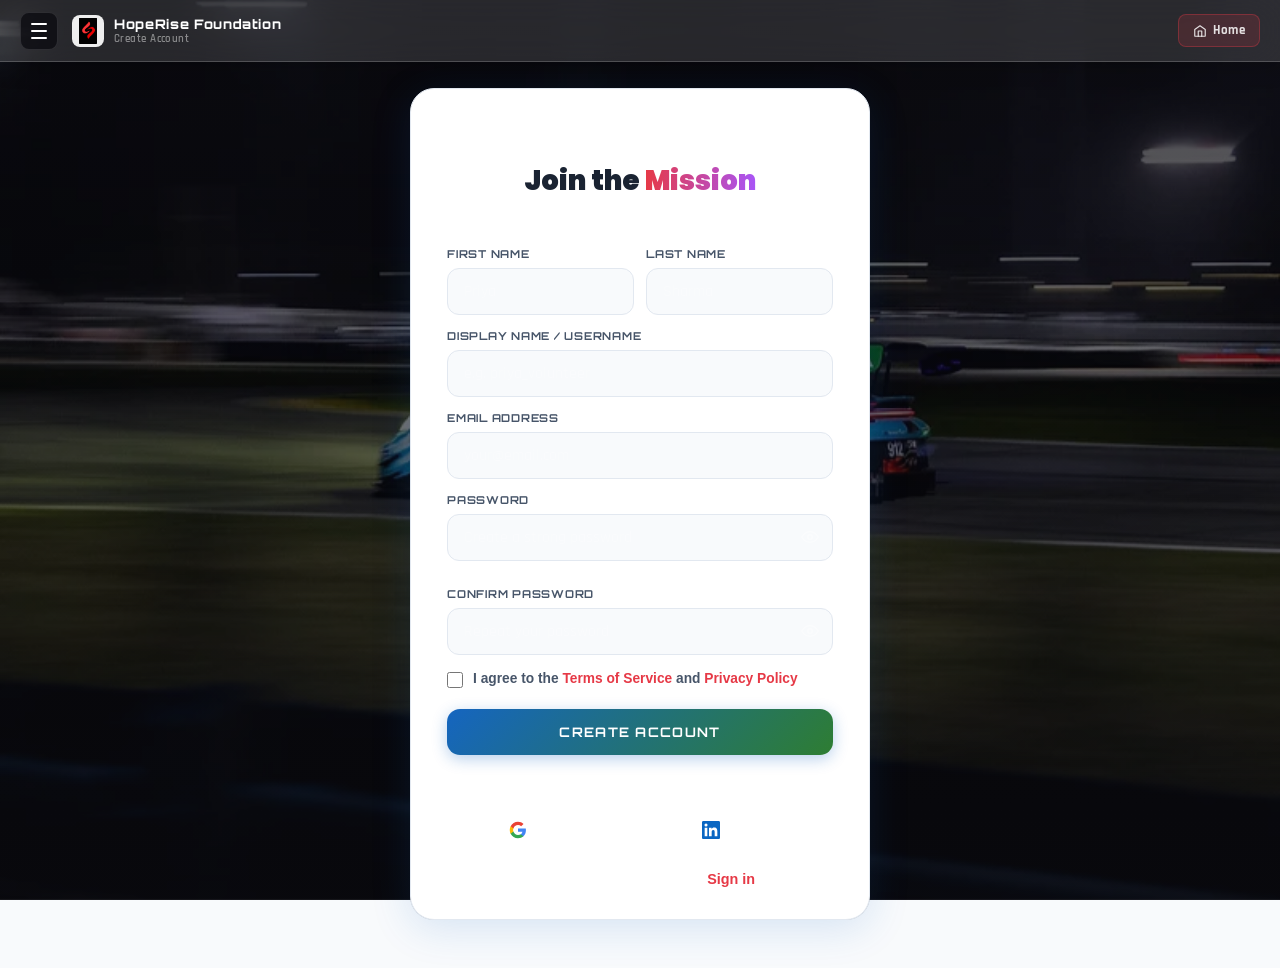
<file: signup.html>
<!DOCTYPE html>
<html lang="en">
<head>
  <meta charset="UTF-8"/>
  <meta name="viewport" content="width=device-width, initial-scale=1.0, viewport-fit=cover"/>
  <title>Sign Up — HopeRise Foundation</title>
  <link rel="icon" href="images/Logo.png" type="image/png"/>
  <link rel="preconnect" href="https://fonts.googleapis.com"/>
  <link rel="preconnect" href="https://fonts.gstatic.com" crossorigin/>
  <link href="https://fonts.googleapis.com/css2?family=Orbitron:wght@400;700;900&family=Rajdhani:wght@500;600;700&family=Poppins:wght@400;500;600;700;800&display=swap" rel="stylesheet"/>
  <link rel="stylesheet" href="https://cdn.jsdelivr.net/npm/swiper@11/swiper-bundle.min.css"/>
  <style>
    *, *::before, *::after {
      box-sizing: border-box;
      margin: 0;
      padding: 0;
    }

    :root {
      --red: #e63946;
      --red-dark: #b02132;
      --purple: #a855f7;
      --cyan: #06b6d4;
      --bg: #0a0a0f;
      --card-bg: rgba(12, 12, 20, 0.72);
      --border: rgba(255, 255, 255, 0.14);
      --text: #f0f0f5;
      --muted: rgba(255, 255, 255, 0.5);
      --input-bg: rgba(255, 255, 255, 0.06);
      --input-border: rgba(255, 255, 255, 0.13);
      --input-focus-border: rgba(230, 57, 70, 0.65);
      --input-focus-shadow: rgba(230, 57, 70, 0.15);
      --error: #ff5c6a;
    }

    html {
      scroll-behavior: smooth;
      -webkit-text-size-adjust: 100%;
    }

    body {
      font-family: 'Rajdhani', sans-serif;
      background: var(--bg);
      color: var(--text);
      min-height: 100vh;
      min-height: 100dvh;
      overflow-x: hidden;
      overflow-y: auto;
      -webkit-tap-highlight-color: transparent;
    }

    /* ── Swiper background ── */
    .bg-swiper {
      position: fixed;
      inset: 0;
      z-index: 0;
    }
    .bg-swiper .swiper-slide img {
      width: 100%;
      height: 100%;
      object-fit: cover;
      transform: scale(1.07);
      transition: transform 9s ease;
      will-change: transform;
    }
    .bg-swiper .swiper-slide-active img {
      transform: scale(1);
    }

    .bg-overlay {
      position: fixed;
      inset: 0;
      z-index: 1;
      background:
        linear-gradient(180deg, rgba(10,10,15,0.8) 0%, rgba(10,10,15,0.55) 40%, rgba(10,10,15,0.85) 100%);
    }

    /* ── Top nav bar (dashboard style) ── */
    .top-navbar {
      position: fixed;
      top: 0;
      left: 0;
      right: 0;
      z-index: 200;
      height: 62px;
      display: flex;
      align-items: center;
      gap: 14px;
      padding: 0 20px;
      background: rgba(255, 255, 255, 0.13);
      backdrop-filter: blur(20px);
      -webkit-backdrop-filter: blur(20px);
      border-bottom: 1px solid rgba(255, 255, 255, 0.18);
      box-shadow: 0 2px 24px rgba(0, 0, 0, 0.25);
    }
    .nav-icon-btn {
      width: 38px;
      height: 38px;
      flex-shrink: 0;
      display: flex;
      flex-direction: column;
      align-items: center;
      justify-content: center;
      gap: 5px;
      background: rgba(10, 10, 15, 0.75);
      border: 1px solid rgba(255, 255, 255, 0.12);
      border-radius: 9px;
      cursor: pointer;
      text-decoration: none;
      transition: background 0.2s, box-shadow 0.2s;
    }
    .nav-icon-btn:hover {
      background: rgba(230, 57, 70, 0.25);
      box-shadow: 0 0 0 1px rgba(230, 57, 70, 0.4);
    }
    .nav-icon-btn span {
      display: block;
      width: 16px;
      height: 2px;
      background: #fff;
      border-radius: 2px;
    }
    .nav-center {
      display: flex;
      align-items: center;
      gap: 10px;
      flex: 1;
      min-width: 0;
      text-decoration: none;
    }
    .nav-logo-img {
      width: 32px;
      height: 32px;
      object-fit: contain;
      flex-shrink: 0;
      background: rgba(255, 255, 255, 0.92);
      border-radius: 8px;
      padding: 3px;
    }
    .nav-title-wrap {
      display: flex;
      flex-direction: column;
      min-width: 0;
    }
    .nav-title {
      font-family: 'Orbitron', monospace;
      font-weight: 800;
      font-size: 0.82rem;
      letter-spacing: 0.05em;
      color: #fff;
      white-space: nowrap;
      overflow: hidden;
      text-overflow: ellipsis;
    }
    .nav-subtitle {
      font-family: 'Rajdhani', sans-serif;
      font-size: 0.7rem;
      font-weight: 600;
      color: rgba(255, 255, 255, 0.45);
      letter-spacing: 0.04em;
      white-space: nowrap;
    }
    .nav-home-btn {
      display: flex;
      align-items: center;
      gap: 6px;
      padding: 7px 14px;
      background: rgba(230, 57, 70, 0.15);
      border: 1px solid rgba(230, 57, 70, 0.35);
      border-radius: 8px;
      color: rgba(255, 255, 255, 0.85);
      font-family: 'Rajdhani', sans-serif;
      font-size: 0.82rem;
      font-weight: 700;
      text-decoration: none;
      letter-spacing: 0.03em;
      white-space: nowrap;
      flex-shrink: 0;
      transition: background 0.2s, border-color 0.2s, color 0.2s;
      touch-action: manipulation;
    }
    .nav-home-btn:hover {
      background: rgba(230, 57, 70, 0.28);
      border-color: rgba(230, 57, 70, 0.6);
      color: #fff;
    }
    .nav-home-btn svg {
      width: 14px;
      height: 14px;
      flex-shrink: 0;
    }

    /* ── Page wrapper ── */
    .page-wrap {
      position: relative;
      z-index: 10;
      min-height: 100vh;
      min-height: 100dvh;
      display: flex;
      align-items: flex-start;
      justify-content: center;
      padding: 88px 16px 48px;
    }

    /* ── Auth card ── */
    .auth-card {
      width: 100%;
      max-width: 480px;
      background: var(--card-bg);
      backdrop-filter: blur(28px);
      -webkit-backdrop-filter: blur(28px);
      border: 1px solid var(--border);
      border-radius: 24px;
      padding: 36px 36px 32px;
      box-shadow:
        0 32px 80px rgba(0, 0, 0, 0.6),
        0 0 0 1px rgba(255, 255, 255, 0.04) inset;
      animation: cardIn 0.45s cubic-bezier(0.22, 1, 0.36, 1) both;
    }

    @keyframes cardIn {
      from { opacity: 0; transform: translateY(24px) scale(0.97); }
      to   { opacity: 1; transform: translateY(0) scale(1); }
    }

    /* ── Back link ── */
    .back-link {
      display: inline-flex;
      align-items: center;
      gap: 6px;
      color: rgba(255, 255, 255, 0.45);
      font-size: 0.84rem;
      font-weight: 600;
      text-decoration: none;
      margin-bottom: 24px;
      transition: color 0.18s;
    }
    .back-link:hover {
      color: rgba(255, 255, 255, 0.85);
    }
    .back-link svg {
      width: 16px;
      height: 16px;
      flex-shrink: 0;
    }

    /* ── Card header ── */
    .card-header {
      text-align: center;
      margin-bottom: 26px;
    }
    .card-header h1 {
      font-family: 'Orbitron', monospace;
      font-weight: 900;
      font-size: clamp(1.35rem, 4vw, 1.7rem);
      color: #fff;
      letter-spacing: 0.03em;
      line-height: 1.2;
      margin-bottom: 6px;
    }
    .card-header h1 .accent {
      background: linear-gradient(90deg, #e63946, #a855f7);
      -webkit-background-clip: text;
      -webkit-text-fill-color: transparent;
      background-clip: text;
    }
    .card-header p {
      color: var(--muted);
      font-size: 0.95rem;
      font-weight: 500;
    }

    /* ── Two-col grid ── */
    .field-row {
      display: grid;
      grid-template-columns: 1fr 1fr;
      gap: 12px;
    }

    /* ── Form fields ── */
    .field {
      margin-bottom: 14px;
    }
    .field-label {
      display: block;
      font-family: 'Orbitron', monospace;
      font-size: 0.68rem;
      font-weight: 700;
      letter-spacing: 0.07em;
      text-transform: uppercase;
      color: rgba(255, 255, 255, 0.62);
      margin-bottom: 7px;
    }
    .field-wrap {
      position: relative;
    }
    .field-input {
      width: 100%;
      padding: 12px 16px;
      font-size: 16px;
      font-family: 'Rajdhani', sans-serif;
      font-weight: 500;
      color: #fff;
      background: var(--input-bg);
      border: 1.5px solid var(--input-border);
      border-radius: 12px;
      outline: none;
      transition: border-color 0.2s, background 0.2s, box-shadow 0.2s;
      -webkit-appearance: none;
      appearance: none;
    }
    .field-input::placeholder {
      color: rgba(255, 255, 255, 0.28);
    }
    .field-input:focus {
      border-color: var(--input-focus-border);
      background: rgba(255, 255, 255, 0.09);
      box-shadow: 0 0 0 3px var(--input-focus-shadow);
    }
    .field-input.has-icon {
      padding-right: 48px;
    }
    .field-input.is-error {
      border-color: rgba(230, 57, 70, 0.7);
      box-shadow: 0 0 0 3px rgba(230, 57, 70, 0.12);
    }
    .field-error-msg {
      display: none;
      font-size: 0.76rem;
      font-weight: 600;
      color: var(--error);
      margin-top: 4px;
      padding-left: 2px;
    }
    .field-error-msg.visible {
      display: block;
    }

    /* ── Eye toggle ── */
    .eye-toggle {
      position: absolute;
      right: 0;
      top: 0;
      height: 100%;
      width: 46px;
      display: flex;
      align-items: center;
      justify-content: center;
      background: none;
      border: none;
      cursor: pointer;
      color: rgba(255, 255, 255, 0.4);
      transition: color 0.2s;
      touch-action: manipulation;
    }
    .eye-toggle:hover {
      color: rgba(255, 255, 255, 0.8);
    }
    .eye-toggle svg {
      width: 18px;
      height: 18px;
      pointer-events: none;
    }

    /* ── Password strength ── */
    .strength-wrap {
      margin-top: 8px;
    }
    .strength-track {
      height: 4px;
      background: rgba(255, 255, 255, 0.09);
      border-radius: 4px;
      overflow: hidden;
      margin-bottom: 5px;
    }
    .strength-fill {
      height: 100%;
      width: 0;
      border-radius: 4px;
      transition: width 0.3s ease, background-color 0.3s ease;
    }
    .strength-text {
      font-size: 0.74rem;
      font-weight: 700;
      color: rgba(255, 255, 255, 0.35);
      transition: color 0.3s;
    }

    /* ── Terms row ── */
    .terms-row {
      display: flex;
      align-items: flex-start;
      gap: 10px;
      margin-bottom: 20px;
      margin-top: 4px;
    }
    .terms-row input[type="checkbox"] {
      width: 16px;
      height: 16px;
      min-width: 16px;
      accent-color: var(--red);
      cursor: pointer;
      margin-top: 3px;
    }
    .terms-row label {
      color: rgba(255, 255, 255, 0.5);
      font-size: 0.86rem;
      font-weight: 600;
      line-height: 1.45;
      cursor: pointer;
    }
    .terms-row a {
      color: var(--red);
      text-decoration: none;
    }
    .terms-row a:hover {
      text-decoration: underline;
    }
    .terms-error {
      display: none;
      font-size: 0.76rem;
      font-weight: 600;
      color: var(--error);
      margin-top: -14px;
      margin-bottom: 16px;
    }
    .terms-error.visible {
      display: block;
    }

    /* ── Primary button ── */
    .btn-primary {
      width: 100%;
      padding: 15px;
      background: linear-gradient(135deg, var(--red) 0%, var(--red-dark) 100%);
      border: none;
      border-radius: 13px;
      color: #fff;
      font-family: 'Orbitron', monospace;
      font-weight: 700;
      font-size: 0.82rem;
      letter-spacing: 0.1em;
      text-transform: uppercase;
      cursor: pointer;
      box-shadow: 0 4px 20px rgba(230, 57, 70, 0.38);
      transition: transform 0.18s ease, box-shadow 0.18s ease, opacity 0.18s;
      touch-action: manipulation;
      position: relative;
      overflow: hidden;
    }
    .btn-primary:hover:not(:disabled) {
      transform: translateY(-2px);
      box-shadow: 0 8px 32px rgba(230, 57, 70, 0.52);
    }
    .btn-primary:active:not(:disabled) {
      transform: translateY(0);
    }
    .btn-primary:disabled {
      opacity: 0.65;
      cursor: not-allowed;
      transform: none;
    }

    .btn-spinner {
      display: none;
      width: 18px;
      height: 18px;
      border: 2.5px solid rgba(255,255,255,0.3);
      border-top-color: #fff;
      border-radius: 50%;
      animation: spin 0.65s linear infinite;
      margin: 0 auto;
    }
    @keyframes spin { to { transform: rotate(360deg); } }
    .btn-primary.loading .btn-label { display: none; }
    .btn-primary.loading .btn-spinner { display: block; }

    /* ── Divider ── */
    .divider {
      display: flex;
      align-items: center;
      gap: 12px;
      margin: 20px 0;
      color: rgba(255, 255, 255, 0.28);
      font-size: 0.78rem;
      font-weight: 600;
    }
    .divider::before,
    .divider::after {
      content: '';
      flex: 1;
      height: 1px;
      background: rgba(255, 255, 255, 0.1);
    }

    /* ── Social buttons ── */
    .social-row {
      display: grid;
      grid-template-columns: 1fr 1fr;
      gap: 10px;
      margin-bottom: 20px;
    }
    .social-btn {
      display: flex;
      align-items: center;
      justify-content: center;
      gap: 8px;
      padding: 11px 8px;
      border-radius: 11px;
      border: 1px solid rgba(255, 255, 255, 0.13);
      background: rgba(255, 255, 255, 0.05);
      color: rgba(255, 255, 255, 0.7);
      font-family: 'Rajdhani', sans-serif;
      font-size: 0.88rem;
      font-weight: 700;
      text-decoration: none;
      cursor: pointer;
      transition: background 0.18s, border-color 0.18s, color 0.18s, transform 0.18s;
      touch-action: manipulation;
    }
    .social-btn:hover {
      background: rgba(255, 255, 255, 0.1);
      border-color: rgba(255, 255, 255, 0.25);
      color: #fff;
      transform: translateY(-1px);
    }
    .social-btn:active { transform: translateY(0); }
    .social-btn svg {
      width: 18px;
      height: 18px;
      flex-shrink: 0;
    }

    /* ── Footer ── */
    .card-foot {
      text-align: center;
    }
    .card-foot p {
      color: rgba(255, 255, 255, 0.45);
      font-size: 0.9rem;
      font-weight: 600;
    }
    .card-foot a {
      color: var(--red);
      text-decoration: none;
      font-weight: 700;
      transition: color 0.18s;
    }
    .card-foot a:hover {
      color: #ff7a85;
      text-decoration: underline;
    }

    /* ── Responsive ── */
    @media (max-width: 520px) {
      .page-wrap {
        padding: 80px 12px 40px;
      }
      .auth-card {
        padding: 28px 18px 24px;
        border-radius: 20px;
      }
      .field-row {
        grid-template-columns: 1fr;
        gap: 0;
      }
      .site-logo-text {
        display: none;
      }
      .site-logo {
        padding: 7px 10px 7px 9px;
      }
      .social-row {
        grid-template-columns: 1fr;
      }
      .card-header {
        margin-bottom: 20px;
      }
    }

    @media (max-width: 360px) {
      .auth-card {
        padding: 24px 14px 20px;
      }
    }
  </style>
  <link rel="stylesheet" href="css/responsive-fix.css">
  <link rel="stylesheet" href="css/ngo-theme.css">
</head>
<body>

<!-- Background slideshow -->
<div class="swiper bg-swiper" aria-hidden="true">
  <div class="swiper-wrapper">
    <div class="swiper-slide"><img src="images/car-racing-02.webp" alt="" loading="eager" decoding="async"/></div>
    <div class="swiper-slide"><img src="images/bike-racing-03.webp" alt="" loading="lazy" decoding="async"/></div>
    <div class="swiper-slide"><img src="images/car-racing-07.webp" alt="" loading="lazy" decoding="async"/></div>
    <div class="swiper-slide"><img src="images/bike-racing-08.webp" alt="" loading="lazy" decoding="async"/></div>
    <div class="swiper-slide"><img src="images/car-racing-11.webp" alt="" loading="lazy" decoding="async"/></div>
    <div class="swiper-slide"><img src="images/bike-racing-12.webp" alt="" loading="lazy" decoding="async"/></div>
  </div>
</div>
<div class="bg-overlay" aria-hidden="true"></div>

<!-- Top nav bar -->
<header class="top-navbar">
  <a href="index.html" class="nav-icon-btn" aria-label="Home">
    <span></span>
    <span></span>
    <span></span>
  </a>
  <a href="index.html" class="nav-center" aria-label="HopeRise Foundation">
    <img src="images/Logo.png" alt="" class="nav-logo-img"/>
    <div class="nav-title-wrap">
      <span class="nav-title">HopeRise Foundation</span>
      <span class="nav-subtitle">Create Account</span>
    </div>
  </a>
  <a href="index.html" class="nav-home-btn">
    <svg viewBox="0 0 24 24" fill="none" stroke="currentColor" stroke-width="2" stroke-linecap="round" stroke-linejoin="round" aria-hidden="true">
      <path d="M3 9.5L12 3l9 6.5V20a1 1 0 0 1-1 1H4a1 1 0 0 1-1-1V9.5z"/>
      <polyline points="9 21 9 12 15 12 15 21"/>
    </svg>
    Home
  </a>
</header>

<!-- Main card -->
<div class="page-wrap">
  <div class="auth-card" role="main">

    <a href="login.html" class="back-link">
      <svg viewBox="0 0 24 24" fill="none" stroke="currentColor" stroke-width="2.2" stroke-linecap="round" stroke-linejoin="round" aria-hidden="true">
        <polyline points="15 18 9 12 15 6"/>
      </svg>
      Back to Login
    </a>

    <div class="card-header">
      <h1>Join the <span class="accent">Mission</span></h1>
      <p>Create your HopeRise Foundation account</p>
    </div>

    <form id="signupForm" novalidate autocomplete="on">

      <!-- First + Last name -->
      <div class="field-row">
        <div class="field">
          <label class="field-label" for="firstName">First Name</label>
          <div class="field-wrap">
            <input class="field-input" type="text" id="firstName" name="firstName"
              placeholder="Priya" autocomplete="given-name" required/>
          </div>
          <span class="field-error-msg" id="firstNameErr" role="alert"></span>
        </div>
        <div class="field">
          <label class="field-label" for="lastName">Last Name</label>
          <div class="field-wrap">
            <input class="field-input" type="text" id="lastName" name="lastName"
              placeholder="Sharma" autocomplete="family-name" required/>
          </div>
          <span class="field-error-msg" id="lastNameErr" role="alert"></span>
        </div>
      </div>

      <!-- Display name / username -->
      <div class="field">
        <label class="field-label" for="gamerTag">Display Name / Username</label>
        <div class="field-wrap">
          <input class="field-input" type="text" id="gamerTag" name="gamerTag"
            placeholder="e.g. priya_volunteer" autocomplete="username" required/>
        </div>
        <span class="field-error-msg" id="gamerTagErr" role="alert"></span>
      </div>

      <!-- Email -->
      <div class="field">
        <label class="field-label" for="signupEmail">Email Address</label>
        <div class="field-wrap">
          <input class="field-input" type="email" id="signupEmail" name="email"
            placeholder="your@email.com" autocomplete="email" inputmode="email" required/>
        </div>
        <span class="field-error-msg" id="emailErr" role="alert"></span>
      </div>

      <!-- Password -->
      <div class="field">
        <label class="field-label" for="signupPassword">Password</label>
        <div class="field-wrap">
          <input class="field-input has-icon" type="password" id="signupPassword" name="password"
            placeholder="Create a strong password" autocomplete="new-password" required/>
          <button type="button" class="eye-toggle" id="eyeBtn1" aria-label="Show password">
            <svg id="eyeIcon1" viewBox="0 0 24 24" fill="none" stroke="currentColor" stroke-width="2" stroke-linecap="round" stroke-linejoin="round">
              <path d="M1 12s4-7 11-7 11 7 11 7-4 7-11 7S1 12 1 12z"/>
              <circle cx="12" cy="12" r="3"/>
            </svg>
          </button>
        </div>
        <!-- Strength bar -->
        <div class="strength-wrap">
          <div class="strength-track">
            <div class="strength-fill" id="strengthFill"></div>
          </div>
          <span class="strength-text" id="strengthText"></span>
        </div>
        <span class="field-error-msg" id="passwordErr" role="alert"></span>
      </div>

      <!-- Confirm password -->
      <div class="field">
        <label class="field-label" for="confirmPwd">Confirm Password</label>
        <div class="field-wrap">
          <input class="field-input has-icon" type="password" id="confirmPwd" name="confirmPassword"
            placeholder="Repeat your password" autocomplete="new-password" required/>
          <button type="button" class="eye-toggle" id="eyeBtn2" aria-label="Show confirm password">
            <svg id="eyeIcon2" viewBox="0 0 24 24" fill="none" stroke="currentColor" stroke-width="2" stroke-linecap="round" stroke-linejoin="round">
              <path d="M1 12s4-7 11-7 11 7 11 7-4 7-11 7S1 12 1 12z"/>
              <circle cx="12" cy="12" r="3"/>
            </svg>
          </button>
        </div>
        <span class="field-error-msg" id="confirmErr" role="alert"></span>
      </div>

      <!-- Terms -->
      <div class="terms-row">
        <input type="checkbox" id="agreeTerms" name="terms"/>
        <label for="agreeTerms">
          I agree to the <a href="404.html">Terms of Service</a> and <a href="404.html">Privacy Policy</a>
        </label>
      </div>
      <span class="terms-error" id="termsErr" role="alert">You must accept the terms to continue.</span>

      <!-- Submit -->
      <button type="submit" class="btn-primary" id="signupBtn">
        <span class="btn-label">Create Account</span>
        <span class="btn-spinner" aria-hidden="true"></span>
      </button>

    </form>

    <div class="divider">or sign up with</div>

    <div class="social-row">
      <a href="404.html" class="social-btn" aria-label="Sign up with Google">
        <svg viewBox="0 0 24 24" xmlns="http://www.w3.org/2000/svg">
          <path d="M22.56 12.25c0-.78-.07-1.53-.2-2.25H12v4.26h5.92c-.26 1.37-1.04 2.53-2.21 3.31v2.77h3.57c2.08-1.92 3.28-4.74 3.28-8.09z" fill="#4285F4"/>
          <path d="M12 23c2.97 0 5.46-.98 7.28-2.66l-3.57-2.77c-.98.66-2.23 1.06-3.71 1.06-2.86 0-5.29-1.93-6.16-4.53H2.18v2.84C3.99 20.53 7.7 23 12 23z" fill="#34A853"/>
          <path d="M5.84 14.09c-.22-.66-.35-1.36-.35-2.09s.13-1.43.35-2.09V7.07H2.18C1.43 8.55 1 10.22 1 12s.43 3.45 1.18 4.93l3.66-2.84z" fill="#FBBC05"/>
          <path d="M12 5.38c1.62 0 3.06.56 4.21 1.64l3.15-3.15C17.45 2.09 14.97 1 12 1 7.7 1 3.99 3.47 2.18 7.07l3.66 2.84c.87-2.6 3.3-4.53 6.16-4.53z" fill="#EA4335"/>
        </svg>
        Google
      </a>
      <a href="404.html" class="social-btn" aria-label="Sign up with LinkedIn">
        <svg viewBox="0 0 24 24" xmlns="http://www.w3.org/2000/svg" fill="#0A66C2">
          <path d="M20.447 20.452h-3.554v-5.569c0-1.328-.027-3.037-1.852-3.037-1.853 0-2.136 1.445-2.136 2.939v5.667H9.351V9h3.414v1.561h.046c.477-.9 1.637-1.85 3.37-1.85 3.601 0 4.267 2.37 4.267 5.455v6.286zM5.337 7.433a2.062 2.062 0 0 1-2.063-2.065 2.064 2.064 0 1 1 2.063 2.065zm1.782 13.019H3.555V9h3.564v11.452zM22.225 0H1.771C.792 0 0 .774 0 1.729v20.542C0 23.227.792 24 1.771 24h20.451C23.2 24 24 23.227 24 22.271V1.729C24 .774 23.2 0 22.222 0h.003z"/>
        </svg>
        LinkedIn
      </a>
    </div>

    <div class="card-foot">
      <p>Already have an account? <a href="login.html">Sign in</a></p>
    </div>

  </div>
</div>

<script src="https://cdn.jsdelivr.net/npm/swiper@11/swiper-bundle.min.js"></script>
<script>
(function () {
  'use strict';

  /* ── Swiper background ── */
  var bgSwiper = new Swiper('.bg-swiper', {
    effect: 'fade',
    fadeEffect: { crossFade: true },
    autoplay: { delay: 5000, disableOnInteraction: false },
    speed: 1400,
    loop: true,
    allowTouchMove: false,
    preloadImages: false,
    lazy: { loadPrevNext: true },
    observer: true,
    observeParents: true,
    resizeObserver: true,
  });

  /* ── First-load reflow fix ── */
  window.addEventListener('load', function () {
    bgSwiper.update();
    window.dispatchEvent(new Event('resize'));
    setTimeout(function () { window.dispatchEvent(new Event('resize')); }, 150);
  });

  /* ── Eye toggle factory ── */
  var EYE_OPEN   = '<path d="M1 12s4-7 11-7 11 7 11 7-4 7-11 7S1 12 1 12z"/><circle cx="12" cy="12" r="3"/>';
  var EYE_CLOSED = '<path d="M17.94 17.94A10.07 10.07 0 0 1 12 20c-7 0-11-8-11-8a18.45 18.45 0 0 1 5.06-5.94"/><path d="M9.9 4.24A9.12 9.12 0 0 1 12 4c7 0 11 8 11 8a18.5 18.5 0 0 1-2.16 3.19"/><line x1="1" y1="1" x2="23" y2="23"/>';

  function makeEyeToggle(btnId, iconId, inputId) {
    var btn   = document.getElementById(btnId);
    var icon  = document.getElementById(iconId);
    var input = document.getElementById(inputId);
    if (!btn || !icon || !input) return;
    btn.addEventListener('click', function () {
      var visible = input.type === 'text';
      input.type = visible ? 'password' : 'text';
      icon.innerHTML = visible ? EYE_OPEN : EYE_CLOSED;
      btn.setAttribute('aria-label', visible ? 'Show password' : 'Hide password');
    });
  }

  makeEyeToggle('eyeBtn1', 'eyeIcon1', 'signupPassword');
  makeEyeToggle('eyeBtn2', 'eyeIcon2', 'confirmPwd');

  /* ── Password strength ── */
  var STRENGTH = [
    { pct: '0',   color: 'transparent', label: '' },
    { pct: '25%', color: '#e63946',     label: 'Weak' },
    { pct: '50%', color: '#f97316',     label: 'Fair' },
    { pct: '75%', color: '#eab308',     label: 'Good' },
    { pct: '100%',color: '#22c55e',     label: 'Strong' },
  ];

  function calcStrength(val) {
    var s = 0;
    if (val.length >= 8)           s++;
    if (/[A-Z]/.test(val))         s++;
    if (/[0-9]/.test(val))         s++;
    if (/[^A-Za-z0-9]/.test(val)) s++;
    return s;
  }

  var pwInput   = document.getElementById('signupPassword');
  var fillEl    = document.getElementById('strengthFill');
  var labelEl   = document.getElementById('strengthText');

  pwInput.addEventListener('input', function () {
    var score = pwInput.value.length === 0 ? 0 : calcStrength(pwInput.value);
    var lvl   = STRENGTH[score];
    fillEl.style.width           = lvl.pct;
    fillEl.style.backgroundColor = lvl.color;
    labelEl.textContent          = lvl.label;
    labelEl.style.color          = lvl.color;

    if (pwInput.classList.contains('is-error') && score >= 2) {
      clearErr(pwInput, 'passwordErr');
    }
  });

  /* ── Validation helpers ── */
  function showErr(inputEl, errId, msg) {
    inputEl.classList.add('is-error');
    var el = document.getElementById(errId);
    if (el) { el.textContent = msg; el.classList.add('visible'); }
  }
  function clearErr(inputEl, errId) {
    inputEl.classList.remove('is-error');
    var el = document.getElementById(errId);
    if (el) el.classList.remove('visible');
  }
  function isValidEmail(v) {
    return /^[^\s@]+@[^\s@]+\.[^\s@]{2,}$/.test(v.trim());
  }

  /* Live validation on blur */
  var fields = [
    { id: 'firstName',     errId: 'firstNameErr', check: function(v){ return !v.trim() ? 'First name is required.' : !/^[A-Za-z\s\-']+$/.test(v.trim()) ? 'First name must contain only letters.' : ''; } },
    { id: 'lastName',      errId: 'lastNameErr',  check: function(v){ return !v.trim() ? 'Last name is required.' : !/^[A-Za-z\s\-']+$/.test(v.trim()) ? 'Last name must contain only letters.' : ''; } },
    { id: 'gamerTag',      errId: 'gamerTagErr',  check: function(v){ return v.trim() ? '' : 'Please enter a display name.'; } },
    { id: 'signupEmail',   errId: 'emailErr',     check: function(v){ return isValidEmail(v) ? '' : 'Enter a valid email address.'; } },
    { id: 'confirmPwd',    errId: 'confirmErr',   check: function(v){ return v === pwInput.value ? '' : "Passwords don't match."; } },
  ];

  fields.forEach(function (f) {
    var el = document.getElementById(f.id);
    if (!el) return;
    el.addEventListener('blur', function () {
      var msg = f.check(el.value);
      if (msg) showErr(el, f.errId, msg);
      else clearErr(el, f.errId);
    });
    el.addEventListener('input', function () {
      if (el.classList.contains('is-error')) {
        var msg = f.check(el.value);
        if (!msg) clearErr(el, f.errId);
      }
    });
  });

  /* ── Form submit ── */
  var form      = document.getElementById('signupForm');
  var submitBtn = document.getElementById('signupBtn');

  form.addEventListener('submit', function (e) {
    e.preventDefault();

    var firstName   = document.getElementById('firstName');
    var lastName    = document.getElementById('lastName');
    var gamerTag    = document.getElementById('gamerTag');
    var emailInput  = document.getElementById('signupEmail');
    var confirmEl   = document.getElementById('confirmPwd');
    var termsCheck  = document.getElementById('agreeTerms');
    var termsErrEl  = document.getElementById('termsErr');
    var ok          = true;

    /* Clear all */
    [firstName, lastName, gamerTag, emailInput, pwInput, confirmEl].forEach(function (el) {
      el.classList.remove('is-error');
    });
    document.querySelectorAll('.field-error-msg').forEach(function (el) {
      el.classList.remove('visible');
    });
    termsErrEl.classList.remove('visible');

    /* Validate each */
    if (!firstName.value.trim()) {
      showErr(firstName, 'firstNameErr', 'First name is required.'); ok = false;
    } else if (!/^[A-Za-z\s\-']+$/.test(firstName.value.trim())) {
      showErr(firstName, 'firstNameErr', 'First name must contain only letters.'); ok = false;
    }
    if (!lastName.value.trim()) {
      showErr(lastName, 'lastNameErr', 'Last name is required.'); ok = false;
    } else if (!/^[A-Za-z\s\-']+$/.test(lastName.value.trim())) {
      showErr(lastName, 'lastNameErr', 'Last name must contain only letters.'); ok = false;
    }
    if (!gamerTag.value.trim()) {
      showErr(gamerTag, 'gamerTagErr', 'Please enter a display name.'); ok = false;
    }
    if (!isValidEmail(emailInput.value)) {
      showErr(emailInput, 'emailErr', 'Enter a valid email address.'); ok = false;
    }
    if (calcStrength(pwInput.value) < 2) {
      showErr(pwInput, 'passwordErr', 'Password too weak — 8+ chars, uppercase, number, or symbol.'); ok = false;
    }
    if (confirmEl.value !== pwInput.value) {
      showErr(confirmEl, 'confirmErr', "Passwords don't match."); ok = false;
    }
    if (!termsCheck.checked) {
      termsErrEl.classList.add('visible'); ok = false;
    }

    if (!ok) {
      /* Scroll to first error */
      var firstErr = form.querySelector('.is-error');
      if (firstErr) firstErr.focus({ preventScroll: false });
      return;
    }

    /* Loading state */
    submitBtn.classList.add('loading');
    submitBtn.disabled = true;

    /* Replace with real auth */
    setTimeout(function () {
      window.location.href = 'login.html';
    }, 1100);
  });

})();
</script>
</body>
</html>
</file>
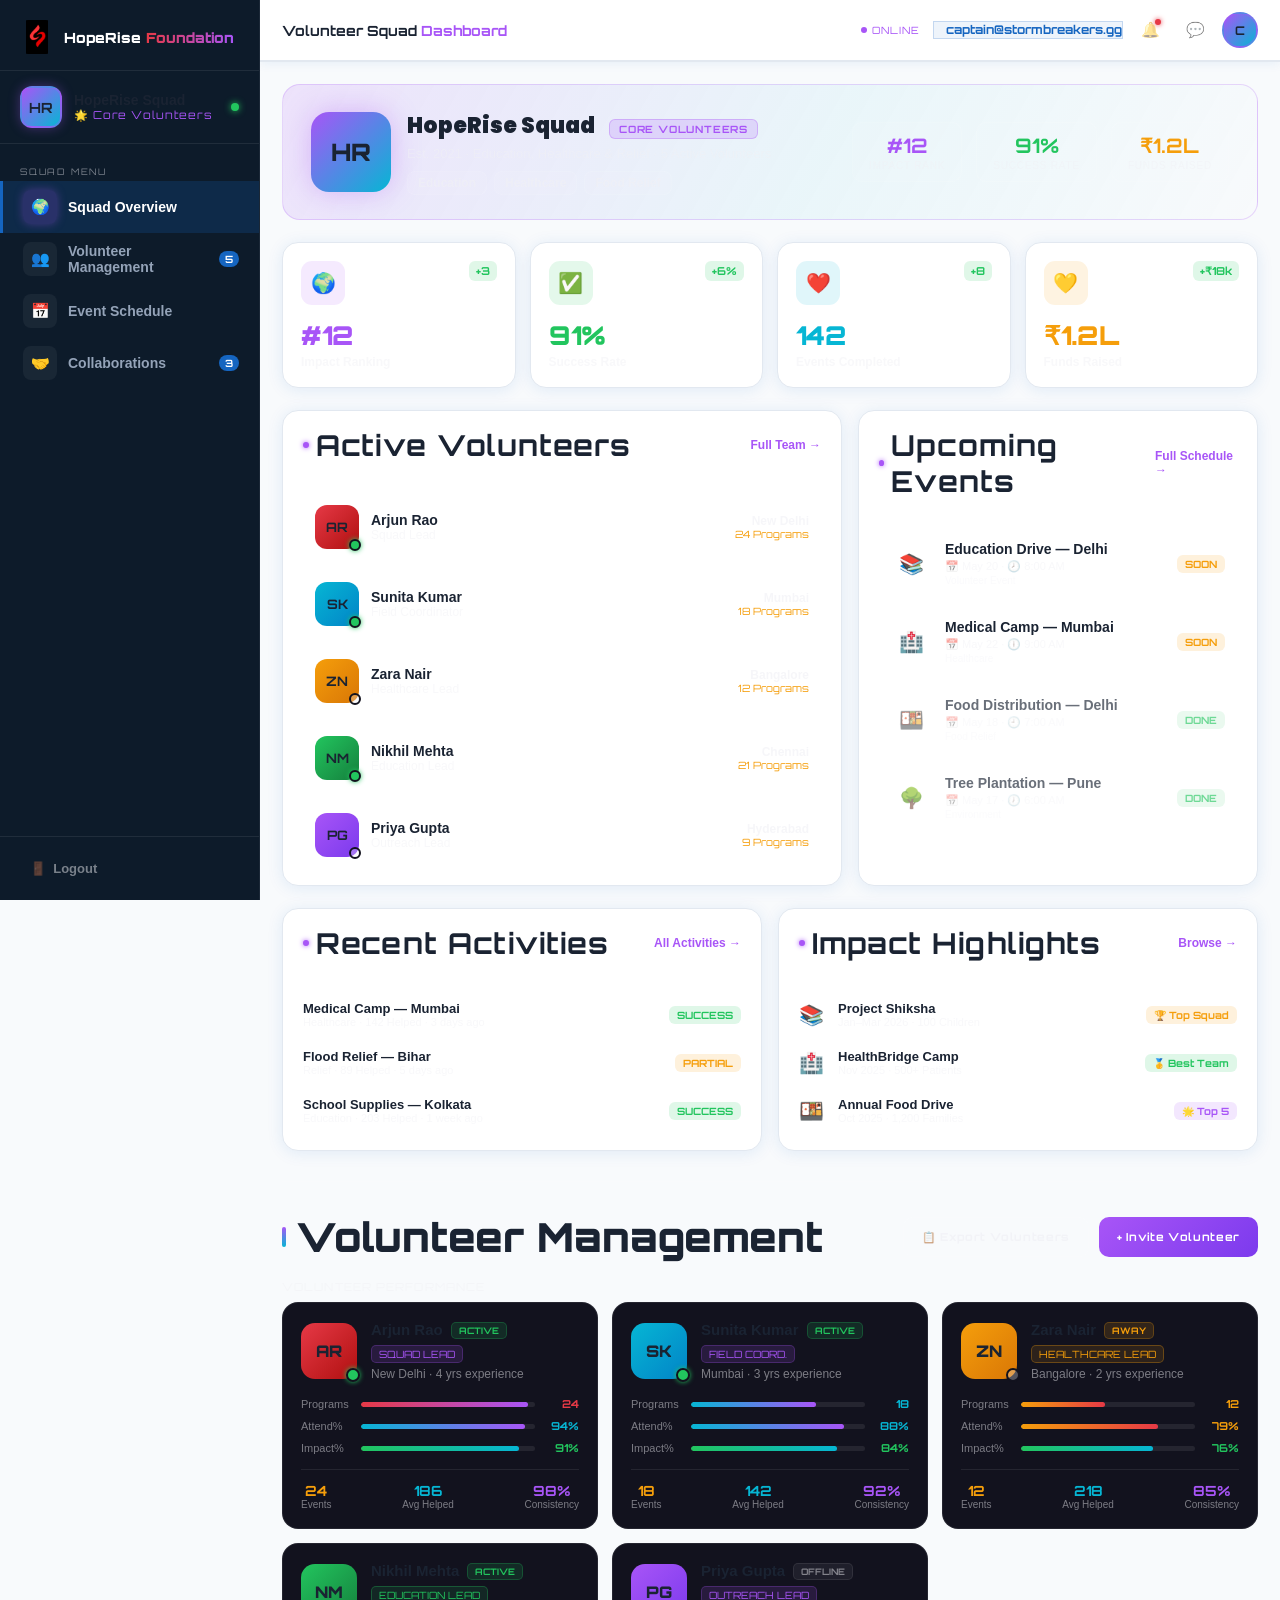
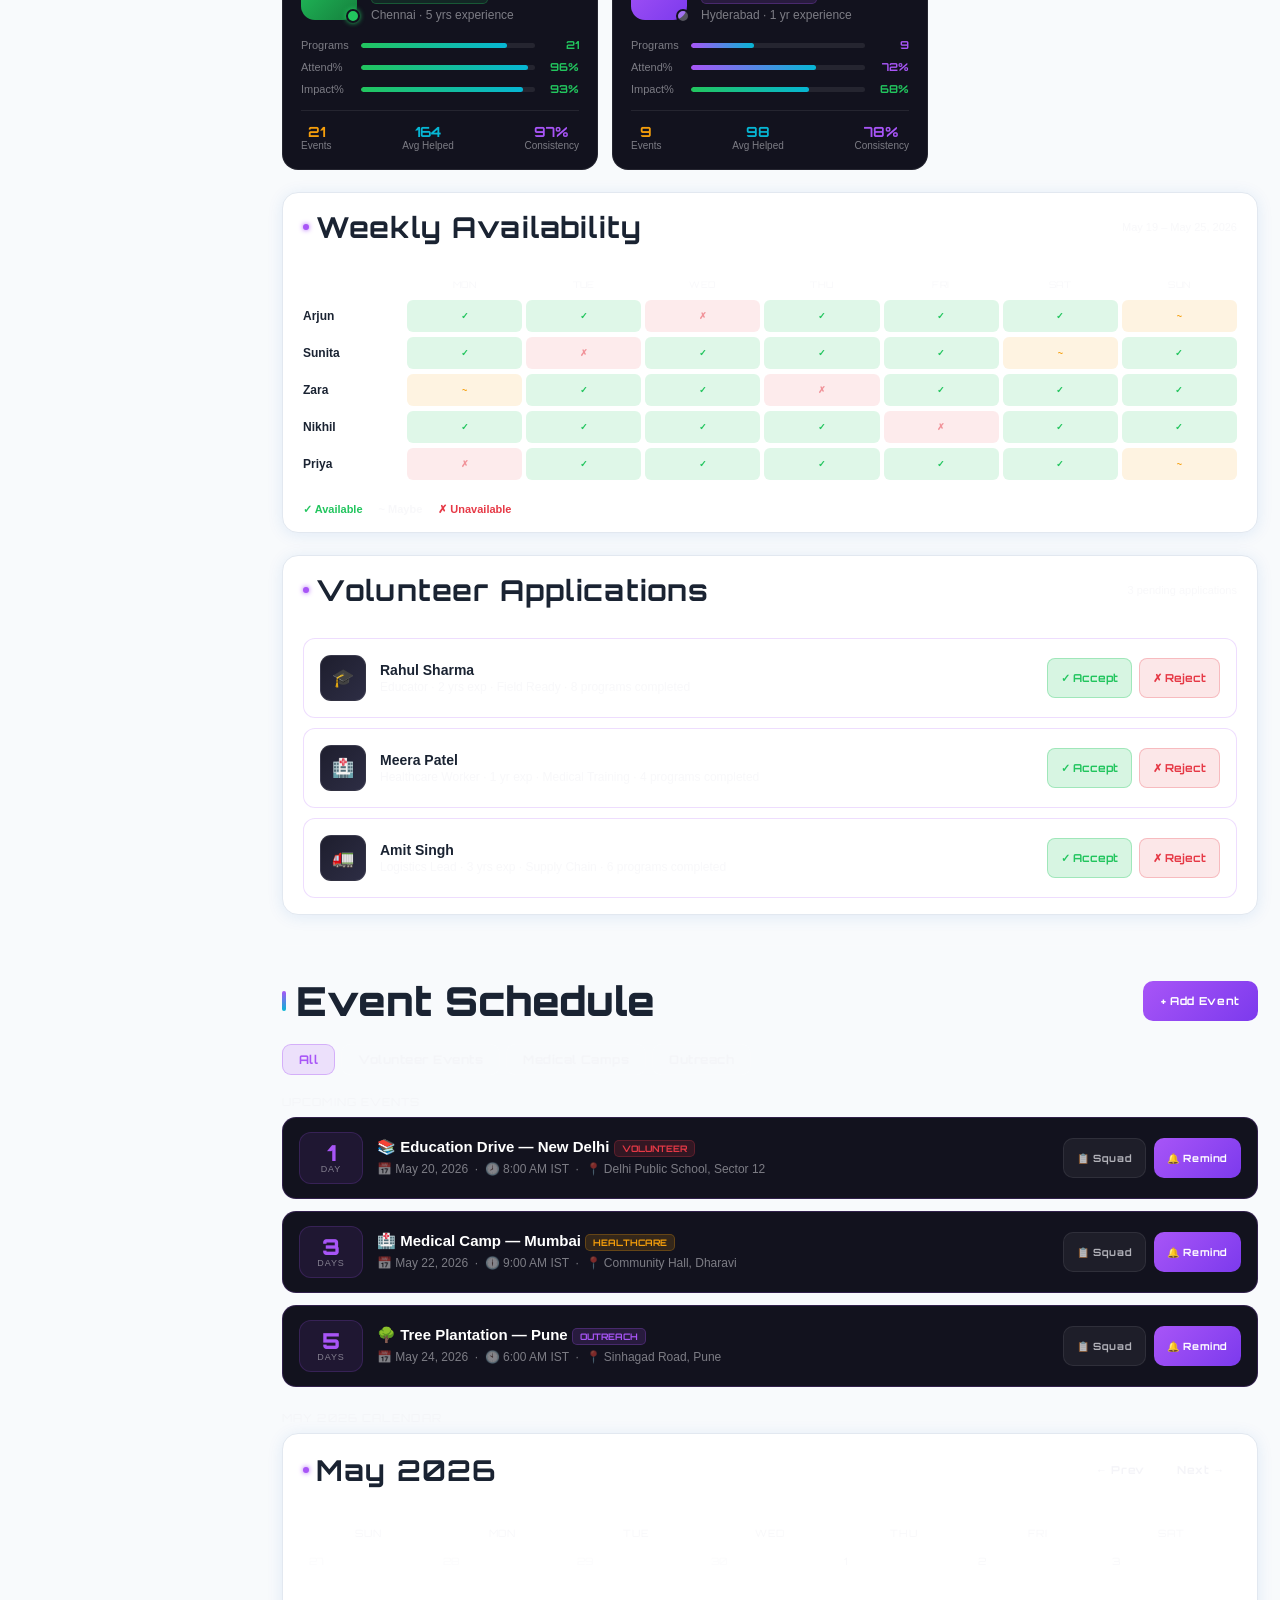
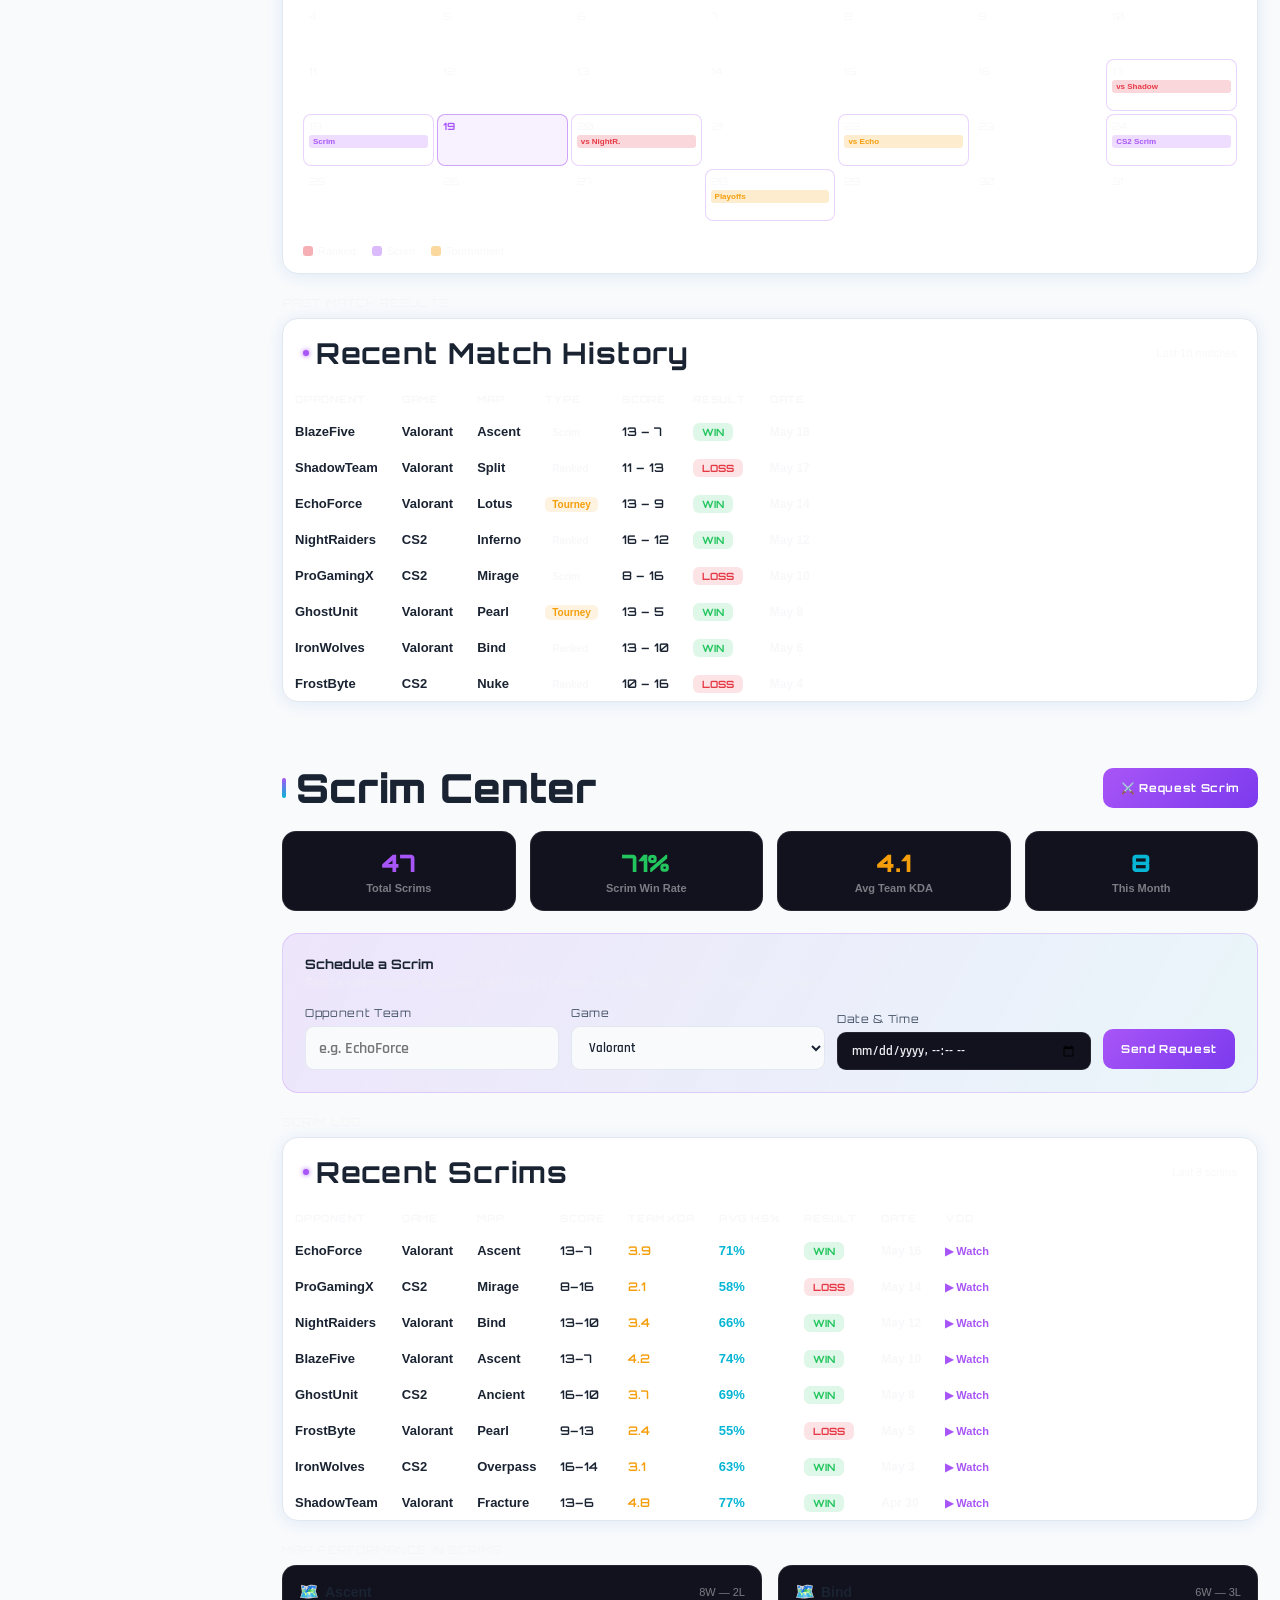
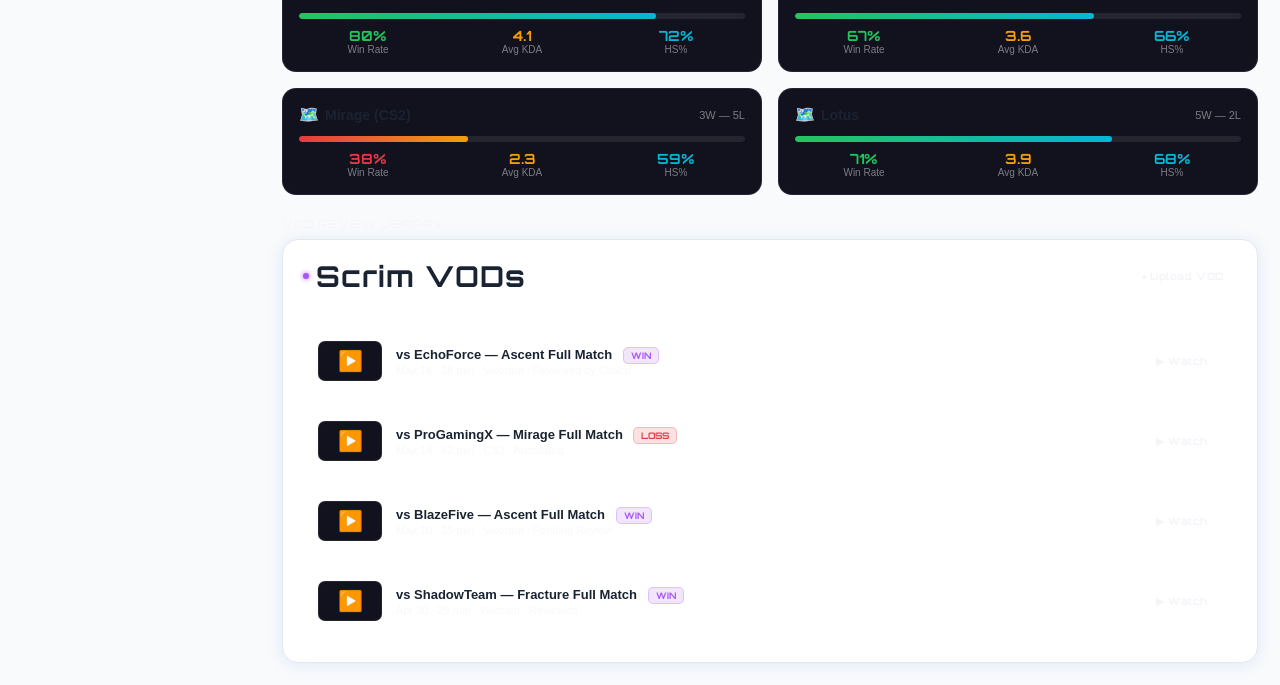
<file: team-dashboard.html>
<!DOCTYPE html>
<html lang="en">
<head>
  <meta charset="UTF-8"/>
  <meta name="viewport" content="width=device-width, initial-scale=1.0"/>
  <title>Volunteer Squad Dashboard — HopeRise Foundation</title>
  <link rel="icon" href="images/Logo.png" type="image/png"/>
  <link rel="preconnect" href="https://fonts.googleapis.com"/>
  <link rel="preconnect" href="https://fonts.gstatic.com" crossorigin/>
  <link href="https://fonts.googleapis.com/css2?family=Orbitron:wght@400;700;900&family=Rajdhani:wght@400;500;600;700&family=Poppins:wght@400;500;600;700&display=swap" rel="stylesheet"/>
  <style>
    *,*::before,*::after{box-sizing:border-box;margin:0;padding:0}
    :root{
      --red:#e63946;--red-dark:#b02132;--purple:#a855f7;--cyan:#06b6d4;
      --gold:#f59e0b;--green:#22c55e;
      --bg:#0a0a0f;--surface:#0f0f1a;--card:#12121e;
      --border:rgba(255,255,255,0.08);--glass:rgba(255,255,255,0.05);
      --text:#f0f0f5;--muted:rgba(240,240,245,0.48);
      --sidebar:260px;--accent:#a855f7;--accent-glow:rgba(168,85,247,.35);
    }
    html{scroll-behavior:smooth}
    body{font-family:'Rajdhani',sans-serif;background:var(--bg);color:var(--text);min-height:100vh;display:flex;overflow-x:hidden}
    ::-webkit-scrollbar{width:5px;height:5px}
    ::-webkit-scrollbar-track{background:var(--surface)}
    ::-webkit-scrollbar-thumb{background:var(--purple);border-radius:3px}

    /* ── SIDEBAR ── */
    .sidebar{width:var(--sidebar);min-height:100vh;background:var(--surface);border-right:1px solid var(--border);display:flex;flex-direction:column;position:fixed;top:0;left:0;bottom:0;z-index:100;transition:transform .3s ease}
    .sb-logo{display:flex;align-items:center;gap:10px;padding:20px 20px 16px;border-bottom:1px solid var(--border);text-decoration:none}
    .sb-logo img{width:34px;height:34px;object-fit:contain;border-radius:8px;flex-shrink:0}
    .sb-logo-text{font-family:'Orbitron',sans-serif;font-size:14px;font-weight:900;color:#fff;white-space:nowrap}
    .sb-logo-text span{background:linear-gradient(90deg,#e63946,#a855f7);-webkit-background-clip:text;-webkit-text-fill-color:transparent;background-clip:text}
    .sb-user{display:flex;align-items:center;gap:12px;padding:15px 20px;border-bottom:1px solid var(--border)}
    .sb-avatar{width:42px;height:42px;border-radius:12px;background:linear-gradient(135deg,var(--purple),var(--cyan));display:flex;align-items:center;justify-content:center;font-family:'Orbitron',sans-serif;font-weight:700;font-size:14px;flex-shrink:0;border:2px solid rgba(168,85,247,.35);box-shadow:0 0 12px var(--accent-glow)}
    .sb-user-info{flex:1;min-width:0}
    .sb-user-name{font-weight:700;font-size:14px;white-space:nowrap;overflow:hidden;text-overflow:ellipsis}
    .sb-user-rank{font-size:11px;color:var(--purple);font-family:'Orbitron',sans-serif;letter-spacing:.08em}
    .sb-online{width:8px;height:8px;border-radius:50%;background:var(--green);box-shadow:0 0 7px var(--green);flex-shrink:0}
    .sb-nav{flex:1;overflow-y:auto;padding:14px 0}
    .sb-section{font-size:9px;font-family:'Orbitron',sans-serif;letter-spacing:.2em;color:var(--muted);padding:8px 20px 4px;text-transform:uppercase}
    .sb-item{display:flex;align-items:center;gap:11px;padding:9px 20px;cursor:pointer;border-left:3px solid transparent;color:var(--muted);font-size:14px;font-weight:600;text-decoration:none;transition:all .18s}
    .sb-item:hover{background:var(--glass);color:var(--text);border-left-color:rgba(168,85,247,.35)}
    .sb-item.active{background:linear-gradient(90deg,rgba(168,85,247,.12),transparent);color:var(--text);border-left-color:var(--purple)}
    .sb-icon{width:34px;height:34px;border-radius:8px;background:var(--glass);display:flex;align-items:center;justify-content:center;font-size:15px;flex-shrink:0;transition:all .18s}
    .sb-item.active .sb-icon{background:rgba(168,85,247,.18);box-shadow:0 0 10px var(--accent-glow)}
    .sb-badge{margin-left:auto;background:var(--purple);color:#fff;font-size:10px;font-weight:700;padding:2px 6px;border-radius:9px;font-family:'Orbitron',sans-serif}
    .sb-bottom{padding:15px 20px;border-top:1px solid var(--border)}
    .sb-logout{display:flex;align-items:center;gap:8px;padding:9px 10px;border-radius:10px;cursor:pointer;color:var(--muted);font-size:13px;font-weight:600;transition:all .18s;text-decoration:none;background:none;border:none;width:100%}
    .sb-logout:hover{background:rgba(230,57,70,.08);color:var(--red)}
    .sb-overlay{display:none;position:fixed;inset:0;background:rgba(0,0,0,.72);z-index:99}
    .sb-overlay.open{display:block}

    /* ── LAYOUT ── */
    .main{margin-left:var(--sidebar);flex:1;display:flex;flex-direction:column;min-height:100vh;min-width:0}
    .topbar{width:100%;height:62px;background:var(--surface);border-bottom:1px solid var(--border);display:flex;align-items:center;justify-content:space-between;padding:0 22px;gap:14px;position:sticky;top:0;z-index:50;flex-shrink:0}
    .topbar-title{font-family:'Orbitron',sans-serif;font-size:14px;font-weight:700;flex:1;min-width:0;white-space:nowrap;overflow:hidden;text-overflow:ellipsis}
    .topbar-title span{color:var(--purple)}
    .tb-actions{display:flex;align-items:center;justify-content:flex-end;gap:9px;margin-left:auto;flex-shrink:0}
    .tb-live{display:flex;align-items:center;gap:5px;font-size:10px;font-family:'Orbitron',sans-serif;color:var(--purple);letter-spacing:.1em;flex-shrink:0}
    .tb-live-dot{width:6px;height:6px;border-radius:50%;background:var(--purple);animation:pulse 1.4s infinite}
    @keyframes pulse{0%,100%{box-shadow:0 0 4px var(--purple)}50%{box-shadow:0 0 14px var(--purple)}}
    .tb-btn{width:36px;height:36px;border-radius:8px;background:var(--glass);border:1px solid var(--border);display:flex;align-items:center;justify-content:center;cursor:pointer;font-size:15px;color:var(--muted);transition:all .18s;text-decoration:none;position:relative}
    .tb-btn:hover{background:var(--card);color:var(--text)}
    .tb-notif-dot{position:absolute;top:6px;right:6px;width:6px;height:6px;border-radius:50%;background:var(--red);box-shadow:0 0 5px var(--red)}
    /* ── user chip ── */
    .tb-user-chip{display:flex;flex-direction:column;justify-content:center;min-width:0;max-width:clamp(120px,18vw,220px);padding-left:12px;margin-left:4px;border-left:1px solid var(--border);flex-shrink:1;overflow:hidden}
    .tb-user-chip-name{font-weight:700;font-size:12px;white-space:nowrap;overflow:hidden;text-overflow:ellipsis;color:var(--text);line-height:1.3;font-family:'Orbitron',sans-serif}
    @media(max-width:900px){.tb-user-chip{max-width:clamp(90px,14vw,160px)}}
    @media(max-width:580px){.tb-user-chip{display:none}}
    .tb-avatar{width:36px;height:36px;border-radius:50%;background:linear-gradient(135deg,var(--purple),var(--cyan));display:flex;align-items:center;justify-content:center;font-family:'Orbitron',sans-serif;font-weight:700;font-size:12px;border:2px solid rgba(168,85,247,.35);cursor:pointer;flex-shrink:0}
    .tb-hamburger{display:none;width:36px;height:36px;border-radius:8px;background:var(--glass);border:1px solid var(--border);align-items:center;justify-content:center;cursor:pointer;flex-shrink:0;flex-direction:column;gap:5px;padding:9px}
    .tb-hamburger span{display:block;width:100%;height:2px;background:var(--text);border-radius:2px}
    .page{padding:22px;flex:1}

    /* ── SHARED COMPONENTS ── */
    .card{background:var(--card);border:1px solid var(--border);border-radius:16px;overflow:hidden}
    .card-head{display:flex;align-items:center;justify-content:space-between;padding:16px 20px 13px;border-bottom:1px solid var(--border)}
    .card-title{font-family:'Orbitron',sans-serif;font-size:12px;font-weight:700;letter-spacing:.04em;display:flex;align-items:center;gap:7px}
    .card-dot{width:6px;height:6px;border-radius:50%;background:var(--purple);box-shadow:0 0 5px var(--purple)}
    .card-action{font-size:12px;color:var(--purple);cursor:pointer;font-weight:600;text-decoration:none;transition:color .18s}
    .card-action:hover{color:var(--red)}
    .card-body{padding:16px 20px}
    .section-head{display:flex;align-items:center;justify-content:space-between;margin-bottom:18px}
    .section-title{font-family:'Orbitron',sans-serif;font-size:15px;font-weight:900;display:flex;align-items:center;gap:10px}
    .section-title::before{content:'';width:4px;height:20px;border-radius:2px;background:linear-gradient(180deg,var(--purple),var(--cyan));flex-shrink:0}
    .section-divider{height:1px;background:var(--border);margin:30px 0}
    .btn-purple{display:inline-flex;align-items:center;gap:7px;padding:9px 18px;background:linear-gradient(135deg,var(--purple),#7c3aed);border:none;border-radius:10px;color:#fff;font-family:'Orbitron',sans-serif;font-size:11px;font-weight:700;letter-spacing:.06em;cursor:pointer;transition:all .2s}
    .btn-purple:hover{box-shadow:0 4px 18px rgba(168,85,247,.45);transform:translateY(-1px)}
    .btn-outline{display:inline-flex;align-items:center;gap:7px;padding:9px 18px;background:var(--glass);border:1px solid var(--border);border-radius:10px;color:rgba(240,240,245,.7);font-family:'Orbitron',sans-serif;font-size:11px;font-weight:700;letter-spacing:.06em;cursor:pointer;transition:all .2s}
    .btn-outline:hover{border-color:rgba(168,85,247,.4);color:var(--text)}

    /* ── TEAM OVERVIEW ── */
    .team-banner{background:linear-gradient(120deg,rgba(168,85,247,.14) 0%,rgba(6,182,212,.06) 55%,transparent 100%);border:1px solid rgba(168,85,247,.22);border-radius:18px;padding:24px 28px;margin-bottom:22px;display:flex;flex-wrap:wrap;align-items:center;gap:20px;position:relative;overflow:hidden}
    .team-logo{width:80px;height:80px;border-radius:18px;background:linear-gradient(135deg,var(--purple),var(--cyan));display:flex;align-items:center;justify-content:center;font-family:'Orbitron',sans-serif;font-weight:900;font-size:24px;box-shadow:0 0 28px var(--accent-glow);flex-shrink:0}
    .team-info{flex:1;min-width:0}
    .team-info h1{font-family:'Orbitron',sans-serif;font-size:clamp(18px,3vw,24px);font-weight:900;margin-bottom:4px}
    .team-badge{display:inline-block;font-family:'Orbitron',sans-serif;font-size:10px;font-weight:700;padding:3px 9px;border-radius:6px;background:rgba(168,85,247,.18);color:var(--purple);border:1px solid rgba(168,85,247,.3);letter-spacing:.08em;margin-left:10px}
    .team-info p{color:var(--muted);font-size:13px;margin-bottom:10px}
    .team-tags{display:flex;flex-wrap:wrap;gap:7px}
    .tag{padding:4px 10px;background:var(--glass);border:1px solid var(--border);border-radius:8px;font-size:12px;font-weight:600;color:rgba(240,240,245,.6)}
    .team-stats{display:flex;gap:14px;flex-shrink:0}
    .ts{text-align:center;padding:10px 16px;background:var(--glass);border:1px solid var(--border);border-radius:10px}
    .ts .v{font-family:'Orbitron',sans-serif;font-size:20px;font-weight:700}
    .ts .l{font-size:10px;color:var(--muted);text-transform:uppercase;letter-spacing:.08em;margin-top:2px}
    .stats-grid{display:grid;grid-template-columns:repeat(4,1fr);gap:14px;margin-bottom:22px}
    .stat-card{background:var(--card);border:1px solid var(--border);border-radius:16px;padding:18px;cursor:pointer;transition:all .2s}
    .stat-card:hover{border-color:rgba(168,85,247,.3);transform:translateY(-2px)}
    .stat-top{display:flex;align-items:flex-start;justify-content:space-between;margin-bottom:14px}
    .stat-icon{width:44px;height:44px;border-radius:11px;display:flex;align-items:center;justify-content:center;font-size:20px}
    .stat-change{font-size:11px;font-weight:700;padding:3px 7px;border-radius:6px;font-family:'Orbitron',sans-serif}
    .stat-change.up{background:rgba(34,197,94,.14);color:var(--green)}
    .stat-change.down{background:rgba(230,57,70,.14);color:var(--red)}
    .stat-val{font-family:'Orbitron',sans-serif;font-size:26px;font-weight:900;margin-bottom:4px}
    .stat-lbl{font-size:12px;color:var(--muted);font-weight:600}
    .ov-grid{display:grid;grid-template-columns:1.4fr 1fr;gap:16px;margin-bottom:22px}
    .roster-mini-item{display:flex;align-items:center;gap:12px;padding:11px;background:var(--glass);border:1px solid var(--border);border-radius:11px;margin-bottom:9px;transition:all .18s}
    .roster-mini-item:last-child{margin-bottom:0}
    .roster-mini-item:hover{border-color:rgba(168,85,247,.3)}
    .r-avatar{width:44px;height:44px;border-radius:12px;display:flex;align-items:center;justify-content:center;font-family:'Orbitron',sans-serif;font-weight:700;font-size:13px;flex-shrink:0;position:relative}
    .r-dot{position:absolute;bottom:-2px;right:-2px;width:12px;height:12px;border-radius:50%;border:2px solid var(--card)}
    .r-info{flex:1;min-width:0}
    .r-name{font-weight:700;font-size:14px}
    .r-role{font-size:12px;color:var(--muted)}
    .r-stats{text-align:right;flex-shrink:0}
    .r-rank{font-size:12px;font-weight:600;color:rgba(240,240,245,.6)}
    .r-kda{font-size:10px;font-family:'Orbitron',sans-serif;color:var(--gold)}
    .sched-mini{display:flex;align-items:center;gap:12px;padding:11px;background:var(--glass);border:1px solid var(--border);border-radius:11px;margin-bottom:9px;transition:all .18s}
    .sched-mini:last-child{margin-bottom:0}
    .sched-mini:not(.past):hover{border-color:rgba(230,57,70,.3);cursor:pointer}
    .sched-mini.past{opacity:.65}
    .s-game{width:42px;height:42px;border-radius:10px;background:var(--glass);display:flex;align-items:center;justify-content:center;font-size:20px;flex-shrink:0}
    .s-info{flex:1;min-width:0}
    .s-opp{font-weight:700;font-size:14px}
    .s-meta{font-size:11px;color:var(--muted);margin-top:3px}
    .s-type{font-size:10px;color:rgba(240,240,245,.3);margin-top:2px}
    .s-status{font-size:10px;font-weight:700;font-family:'Orbitron',sans-serif;padding:3px 8px;border-radius:6px;flex-shrink:0}
    .soon{background:rgba(245,158,11,.14);color:var(--gold)}
    .won{background:rgba(34,197,94,.14);color:var(--green)}
    .lost{background:rgba(230,57,70,.14);color:var(--red)}
    .ov-bottom{display:grid;grid-template-columns:1fr 1fr;gap:16px;margin-bottom:22px}
    .scrim-row{display:flex;align-items:center;gap:10px;padding:10px 0;border-bottom:1px solid var(--border)}
    .scrim-row:last-child{border-bottom:none}

    /* ── ROSTER MANAGEMENT ── */
    .roster-perf-grid{display:grid;grid-template-columns:repeat(3,1fr);gap:14px;margin-bottom:22px}
    .rp-card{background:var(--card);border:1px solid var(--border);border-radius:16px;padding:18px;transition:all .2s}
    .rp-card:hover{border-color:rgba(168,85,247,.35);transform:translateY(-2px)}
    .rp-top{display:flex;align-items:center;gap:14px;margin-bottom:16px}
    .rp-avatar{width:56px;height:56px;border-radius:14px;display:flex;align-items:center;justify-content:center;font-family:'Orbitron',sans-serif;font-weight:900;font-size:16px;flex-shrink:0;position:relative}
    .rp-avatar .online-ring{position:absolute;bottom:-3px;right:-3px;width:14px;height:14px;border-radius:50%;border:2px solid var(--card)}
    .rp-name{font-weight:700;font-size:15px;margin-bottom:2px}
    .rp-role-tag{display:inline-block;font-size:10px;font-family:'Orbitron',sans-serif;padding:2px 7px;border-radius:5px;background:rgba(168,85,247,.15);color:var(--purple);border:1px solid rgba(168,85,247,.25);margin-bottom:4px}
    .rp-rank-line{font-size:12px;color:var(--muted)}
    .rp-bars{display:flex;flex-direction:column;gap:8px}
    .rp-bar-row{display:flex;align-items:center;gap:8px}
    .rp-bar-label{font-size:11px;color:var(--muted);width:52px;flex-shrink:0}
    .rp-bar-track{flex:1;height:5px;background:var(--border);border-radius:3px;overflow:hidden}
    .rp-bar-fill{height:100%;border-radius:3px}
    .rp-bar-val{font-size:11px;font-family:'Orbitron',sans-serif;font-weight:700;width:36px;text-align:right;flex-shrink:0}
    .rp-footer{display:flex;justify-content:space-between;margin-top:14px;padding-top:12px;border-top:1px solid var(--border)}
    .rp-stat{text-align:center}
    .rp-stat .v{font-family:'Orbitron',sans-serif;font-size:14px;font-weight:700}
    .rp-stat .l{font-size:10px;color:var(--muted)}
    .rp-status-badge{font-size:9px;font-family:'Orbitron',sans-serif;padding:2px 7px;border-radius:5px;font-weight:700}
    .status-active{background:rgba(34,197,94,.14);color:var(--green);border:1px solid rgba(34,197,94,.25)}
    .status-away{background:rgba(245,158,11,.14);color:var(--gold);border:1px solid rgba(245,158,11,.25)}
    .status-inactive{background:rgba(255,255,255,.06);color:var(--muted);border:1px solid var(--border)}
    .avail-grid{display:grid;grid-template-columns:repeat(7,1fr);gap:4px;margin-bottom:6px}
    .avail-day-head{font-size:9px;font-family:'Orbitron',sans-serif;color:var(--muted);text-align:center;padding:4px 0;letter-spacing:.05em}
    .avail-cell{height:32px;border-radius:6px;display:flex;align-items:center;justify-content:center;font-size:9px;font-weight:700}
    .av-yes{background:rgba(34,197,94,.14);color:var(--green)}
    .av-no{background:rgba(230,57,70,.1);color:rgba(230,57,70,.5)}
    .av-maybe{background:rgba(245,158,11,.12);color:var(--gold)}
    .tryout-card{background:var(--glass);border:1px solid rgba(168,85,247,.2);border-radius:12px;padding:16px;display:flex;align-items:center;gap:14px}
    .tryout-avatar{width:46px;height:46px;border-radius:11px;background:linear-gradient(135deg,#1e1e2e,#2d2d44);border:1px solid var(--border);display:flex;align-items:center;justify-content:center;font-size:18px;flex-shrink:0}
    .tryout-info{flex:1;min-width:0}
    .tryout-name{font-weight:700;font-size:14px;margin-bottom:2px}
    .tryout-meta{font-size:12px;color:var(--muted)}
    .tryout-actions{display:flex;gap:7px;flex-shrink:0}
    .ta-btn{padding:6px 13px;border-radius:8px;font-size:11px;font-weight:700;font-family:'Orbitron',sans-serif;cursor:pointer;border:none;transition:all .18s}
    .ta-accept{background:rgba(34,197,94,.18);color:var(--green);border:1px solid rgba(34,197,94,.3)}
    .ta-accept:hover{background:rgba(34,197,94,.3)}
    .ta-reject{background:rgba(230,57,70,.12);color:var(--red);border:1px solid rgba(230,57,70,.25)}
    .ta-reject:hover{background:rgba(230,57,70,.22)}

    /* ── SCHEDULE ── */
    .sched-filter-tabs{display:flex;gap:6px;margin-bottom:20px}
    .sft{padding:7px 16px;border-radius:9px;font-size:12px;font-weight:700;font-family:'Orbitron',sans-serif;cursor:pointer;border:1px solid var(--border);background:var(--glass);color:var(--muted);transition:all .18s;letter-spacing:.04em}
    .sft.active,.sft:hover{background:rgba(168,85,247,.15);border-color:rgba(168,85,247,.35);color:var(--purple)}
    .cal-grid{display:grid;grid-template-columns:repeat(7,1fr);gap:3px;margin-bottom:24px}
    .cal-head{font-size:10px;font-family:'Orbitron',sans-serif;color:var(--muted);text-align:center;padding:7px 0;letter-spacing:.08em}
    .cal-cell{min-height:52px;border-radius:8px;background:var(--glass);border:1px solid var(--border);padding:5px;cursor:pointer;transition:all .18s;position:relative}
    .cal-cell:hover{border-color:rgba(168,85,247,.3)}
    .cal-cell.today{border-color:rgba(168,85,247,.5);background:rgba(168,85,247,.08)}
    .cal-cell.has-event{border-color:rgba(168,85,247,.25)}
    .cal-num{font-size:10px;font-family:'Orbitron',sans-serif;color:var(--muted);margin-bottom:3px}
    .cal-cell.today .cal-num{color:var(--purple);font-weight:700}
    .cal-event{font-size:8px;padding:2px 4px;border-radius:3px;font-weight:700;margin-bottom:2px;white-space:nowrap;overflow:hidden;text-overflow:ellipsis}
    .ce-match{background:rgba(230,57,70,.2);color:var(--red)}
    .ce-scrim{background:rgba(168,85,247,.2);color:var(--purple)}
    .ce-tourn{background:rgba(245,158,11,.2);color:var(--gold)}
    .match-detail-table{width:100%;border-collapse:collapse}
    .match-detail-table th{font-size:10px;font-family:'Orbitron',sans-serif;color:var(--muted);text-align:left;padding:8px 12px;border-bottom:1px solid var(--border);font-weight:700;letter-spacing:.08em;white-space:nowrap}
    .match-detail-table td{font-size:13px;font-weight:600;padding:10px 12px;border-bottom:1px solid rgba(255,255,255,.04)}
    .match-detail-table tr:last-child td{border-bottom:none}
    .match-detail-table tr:hover td{background:var(--glass)}
    .result-badge{font-size:10px;font-weight:700;font-family:'Orbitron',sans-serif;padding:3px 9px;border-radius:6px}
    .upcoming-card{width:100%;background:var(--card);border:1px solid rgba(168,85,247,.2);border-radius:14px;padding:14px 16px;margin-bottom:12px;display:grid;grid-template-columns:64px minmax(0,1fr) auto;align-items:center;gap:14px;transition:border-color .2s,transform .2s}
    .upcoming-card:hover{border-color:rgba(168,85,247,.4);transform:translateY(-1px)}
    .uc-countdown{width:64px;min-width:64px;text-align:center;padding:9px 6px;border-radius:12px;background:rgba(168,85,247,.09);border:1px solid rgba(168,85,247,.18);flex-shrink:0}
    .uc-countdown .days{font-family:'Orbitron',sans-serif;font-size:22px;font-weight:900;color:var(--purple);line-height:1}
    .uc-countdown .dlbl{font-size:9px;color:var(--muted);letter-spacing:.1em;white-space:nowrap}
    .uc-divider{display:none}
    .uc-info{min-width:0;display:flex;flex-direction:column;gap:4px}
    .uc-game-icon{grid-row:1 / span 3;width:34px;height:34px;border-radius:10px;background:var(--glass);border:1px solid var(--border);display:flex;align-items:center;justify-content:center;font-size:18px;flex-shrink:0}
    .uc-vs{font-size:10px;font-family:'Orbitron',sans-serif;color:#fff;font-weight:900;letter-spacing:.08em;line-height:1}
    .uc-team-row{display:flex;align-items:center;gap:7px;min-width:0}
    .uc-team{min-width:0;overflow:hidden;text-overflow:ellipsis;white-space:nowrap;font-size:15px;font-weight:800;color:#fff}
    .uc-opp{min-width:0;overflow:hidden;text-overflow:ellipsis;white-space:nowrap;font-size:15px;font-weight:800;color:#fff}
    .uc-meta{font-size:12px;color:var(--muted);line-height:1.35;white-space:nowrap;overflow:hidden;text-overflow:ellipsis}
    .uc-type-badge{display:inline-flex;align-items:center;max-width:92px;overflow:hidden;text-overflow:ellipsis;white-space:nowrap;font-size:9px;font-family:'Orbitron',sans-serif;padding:2px 7px;border-radius:5px;font-weight:700;flex-shrink:0}
    .uc-actions{display:flex;gap:8px;flex-shrink:0}
    .uc-actions button{white-space:nowrap;justify-content:center}

    /* ── SCRIMS ── */
    .scrim-stats-grid{display:grid;grid-template-columns:repeat(4,1fr);gap:14px;margin-bottom:22px}
    .scrim-stat-card{background:var(--card);border:1px solid var(--border);border-radius:14px;padding:16px;text-align:center}
    .sc-val{font-family:'Orbitron',sans-serif;font-size:24px;font-weight:900;margin-bottom:4px}
    .sc-lbl{font-size:11px;color:var(--muted);font-weight:600}
    .request-scrim-card{background:linear-gradient(120deg,rgba(168,85,247,.12),rgba(6,182,212,.06));border:1px solid rgba(168,85,247,.22);border-radius:16px;padding:22px;margin-bottom:22px}
    .rs-form{display:grid;grid-template-columns:1fr 1fr 1fr auto;gap:12px;align-items:end;margin-top:16px}
    .rs-field label{font-size:11px;font-family:'Orbitron',sans-serif;color:var(--muted);display:block;margin-bottom:6px;letter-spacing:.06em}
    .rs-field input,.rs-field select{width:100%;background:var(--card);border:1px solid var(--border);border-radius:9px;padding:9px 13px;color:var(--text);font-family:'Rajdhani',sans-serif;font-size:13px;font-weight:600;outline:none;transition:border-color .18s}
    .rs-field input:focus,.rs-field select:focus{border-color:rgba(168,85,247,.45)}
    .rs-field select option{background:var(--card)}
    .scrim-log-table{width:100%;border-collapse:collapse}
    .scrim-log-table th{font-size:10px;font-family:'Orbitron',sans-serif;color:var(--muted);text-align:left;padding:8px 12px;border-bottom:1px solid var(--border);font-weight:700;letter-spacing:.08em;white-space:nowrap}
    .scrim-log-table td{font-size:13px;font-weight:600;padding:10px 12px;border-bottom:1px solid rgba(255,255,255,.04)}
    .scrim-log-table tr:last-child td{border-bottom:none}
    .scrim-log-table tr:hover td{background:var(--glass)}
    .map-perf-grid{display:grid;grid-template-columns:1fr 1fr;gap:16px;margin-bottom:22px}
    .map-perf-card{background:var(--card);border:1px solid var(--border);border-radius:14px;padding:16px}
    .mp-head{display:flex;align-items:center;justify-content:space-between;margin-bottom:12px}
    .mp-name{font-weight:700;font-size:14px}
    .mp-record{font-size:11px;color:var(--muted)}
    .mp-wr-bar-track{height:6px;background:var(--border);border-radius:3px;overflow:hidden;margin-bottom:8px}
    .mp-wr-bar-fill{height:100%;border-radius:3px}
    .mp-stats-row{display:flex;gap:16px}
    .mp-stat{flex:1;text-align:center}
    .mp-stat .v{font-family:'Orbitron',sans-serif;font-size:14px;font-weight:700}
    .mp-stat .l{font-size:10px;color:var(--muted)}
    .vod-card{background:var(--glass);border:1px solid var(--border);border-radius:12px;padding:14px;display:flex;align-items:center;gap:14px;margin-bottom:10px;cursor:pointer;transition:all .18s}
    .vod-card:hover{border-color:rgba(168,85,247,.35)}
    .vod-thumb{width:64px;height:40px;border-radius:7px;background:var(--card);border:1px solid var(--border);display:flex;align-items:center;justify-content:center;font-size:20px;flex-shrink:0}
    .vod-info{flex:1;min-width:0}
    .vod-title{font-weight:700;font-size:13px;margin-bottom:2px}
    .vod-meta{font-size:11px;color:var(--muted)}
    .vod-tag{font-size:9px;font-family:'Orbitron',sans-serif;padding:2px 7px;border-radius:5px;font-weight:700;margin-left:7px;background:rgba(168,85,247,.15);color:var(--purple);border:1px solid rgba(168,85,247,.25)}

    /* ── TOAST ── */
    .gs-toast{position:fixed;bottom:28px;right:28px;background:#1c1c2e;border:1px solid rgba(168,85,247,.4);border-radius:13px;padding:13px 18px;font-family:'Rajdhani',sans-serif;font-size:14px;font-weight:600;color:var(--text);z-index:9999;display:flex;align-items:center;gap:10px;box-shadow:0 8px 32px rgba(0,0,0,.6);transform:translateY(80px);opacity:0;transition:all .32s cubic-bezier(.34,1.56,.64,1);min-width:260px;max-width:380px;pointer-events:none}
    .gs-toast.show{transform:translateY(0);opacity:1}
    .gs-toast-icon{font-size:20px;flex-shrink:0;line-height:1}

    /* ── LINEUP MODAL ── */
    .lineup-overlay{position:fixed;inset:0;background:rgba(0,0,0,.75);z-index:200;display:flex;align-items:center;justify-content:center;padding:20px;opacity:0;transition:opacity .25s}
    .lineup-overlay.open{opacity:1}
    .lineup-modal{background:#13131f;border:1px solid rgba(168,85,247,.3);border-radius:20px;width:100%;max-width:480px;overflow:hidden;transform:translateY(30px) scale(.97);transition:transform .28s cubic-bezier(.34,1.56,.64,1)}
    .lineup-overlay.open .lineup-modal{transform:translateY(0) scale(1)}
    .lm-head{padding:20px 22px;border-bottom:1px solid var(--border);display:flex;align-items:center;justify-content:space-between}
    .lm-title{font-family:'Orbitron',sans-serif;font-size:13px;font-weight:900}
    .lm-close{width:30px;height:30px;border-radius:8px;background:var(--glass);border:1px solid var(--border);display:flex;align-items:center;justify-content:center;cursor:pointer;font-size:14px;color:var(--muted);transition:all .18s}
    .lm-close:hover{background:rgba(230,57,70,.12);color:var(--red)}
    .lm-match-info{padding:14px 22px;background:rgba(168,85,247,.06);border-bottom:1px solid var(--border);font-size:12px;color:var(--muted)}
    .lm-match-info b{color:var(--text)}
    .lm-body{padding:16px 22px}
    .lm-player{display:flex;align-items:center;gap:12px;padding:10px 12px;background:var(--glass);border:1px solid var(--border);border-radius:11px;margin-bottom:8px;transition:border-color .18s}
    .lm-player:hover{border-color:rgba(168,85,247,.35)}
    .lm-player:last-child{margin-bottom:0}
    .lm-av{width:38px;height:38px;border-radius:10px;display:flex;align-items:center;justify-content:center;font-family:'Orbitron',sans-serif;font-weight:700;font-size:12px;flex-shrink:0}
    .lm-info{flex:1;min-width:0}
    .lm-name{font-weight:700;font-size:14px}
    .lm-role{font-size:11px;color:var(--muted)}
    .lm-kda{font-size:11px;font-family:'Orbitron',sans-serif;color:var(--gold);flex-shrink:0}
    .lm-foot{padding:14px 22px;border-top:1px solid var(--border);display:flex;gap:10px}

    /* ── RESPONSIVE ── */
    @media(max-width:1200px){.stats-grid,.roster-perf-grid,.scrim-stats-grid{grid-template-columns:repeat(2,1fr)}.rs-form{grid-template-columns:1fr 1fr}}
    @media(max-width:900px){.sidebar{transform:translateX(-100%)}.sidebar.open{transform:translateX(0)}.main{margin-left:0}.topbar{width:100%;height:64px;padding:0 16px}.tb-hamburger{display:flex}.topbar-title{flex:0 1 auto;line-height:1.25}.tb-actions{margin-left:auto}.ov-grid,.ov-bottom,.map-perf-grid{grid-template-columns:1fr}.team-stats{display:none}.rs-form{grid-template-columns:1fr}}
    @media(max-width:600px){.stats-grid,.roster-perf-grid,.scrim-stats-grid{grid-template-columns:1fr 1fr}.page{padding:14px}.cal-grid{display:none}.upcoming-card{grid-template-columns:58px minmax(0,1fr) 72px;gap:10px;padding:12px}.uc-countdown{width:58px;min-width:58px;padding:8px 4px}.uc-countdown .days{font-size:20px}.uc-game-icon{width:28px;height:28px;border-radius:8px;font-size:15px}.uc-team,.uc-opp{font-size:14px}.uc-meta{font-size:11px}.uc-actions{width:72px;flex-direction:column;gap:6px}.uc-actions button{width:100%;min-width:0;padding:7px 6px!important;font-size:9px!important;letter-spacing:0}}
    @media(max-width:420px){.topbar{padding:0 12px;gap:10px}.topbar-title{font-size:13px}.tb-actions{gap:7px}.tb-live{display:none}.tb-btn,.tb-avatar,.tb-hamburger{width:36px;height:36px}.upcoming-card{grid-template-columns:52px minmax(0,1fr) 64px;gap:8px;padding:10px}.uc-countdown{width:52px;min-width:52px}.uc-countdown .days{font-size:18px}.uc-countdown .dlbl{font-size:8px}.uc-game-icon{width:24px;height:24px;font-size:14px}.uc-team,.uc-opp{font-size:13px}.uc-type-badge{max-width:74px;font-size:8px;padding:2px 5px}.uc-meta{font-size:10px}.uc-actions{width:64px}.uc-actions button{padding:6px 4px!important;font-size:8px!important}}
    @media(max-width:380px){
      .stats-grid,.roster-perf-grid,.scrim-stats-grid{grid-template-columns:1fr}
      .gs-toast{min-width:min(260px,calc(100vw - 40px));right:16px;bottom:16px}
      .page{padding:10px}
      .stat-val,.sc-val{font-size:18px}
      .upcoming-card{grid-template-columns:44px minmax(0,1fr);gap:8px}.uc-actions{display:none}
      .team-banner{padding:16px 18px}
    }
    @media(max-width:360px){
      .topbar{padding:0 8px;gap:8px}
      .topbar-title{font-size:12px}
      .tb-btn,.tb-avatar,.tb-hamburger{width:32px;height:32px}
      .gs-toast{right:8px;bottom:8px;min-width:calc(100vw - 16px)}
      .page{padding:8px}
      .ov-bottom,.map-perf-grid{grid-template-columns:1fr}
      .rs-form{grid-template-columns:1fr}
    }
  </style>
  <link rel="stylesheet" href="css/responsive-fix.css">
  <link rel="stylesheet" href="css/ngo-theme.css">
</head>
<body>

<div class="sb-overlay" id="overlay" onclick="closeSidebar()"></div>

<!-- SIDEBAR -->
<aside class="sidebar" id="sidebar">
  <a href="index.html" class="sb-logo">
    <img src="images/Logo.png" alt="HopeRise Foundation"/>
    <div class="sb-logo-text">HopeRise <span>Foundation</span></div>
  </a>
  <div class="sb-user">
    <div class="sb-avatar">HR</div>
    <div class="sb-user-info">
      <div class="sb-user-name">HopeRise Squad</div>
      <div class="sb-user-rank">🌟 Core Volunteers</div>
    </div>
    <div class="sb-online"></div>
  </div>
  <nav class="sb-nav">
    <div class="sb-section">Squad Menu</div>
    <a class="sb-item active" href="#team-overview"><div class="sb-icon">🌍</div>Squad Overview</a>
    <a class="sb-item" href="#roster"><div class="sb-icon">👥</div>Volunteer Management<span class="sb-badge">5</span></a>
    <a class="sb-item" href="#schedule"><div class="sb-icon">📅</div>Event Schedule</a>
    <a class="sb-item" href="#scrims"><div class="sb-icon">🤝</div>Collaborations<span class="sb-badge">3</span></a>
  </nav>
  <div class="sb-bottom">
    <a class="sb-logout" href="login.html">🚪 &nbsp;Logout</a>
  </div>
</aside>

<!-- MAIN -->
<div class="main">
  <header class="topbar">
    <div class="tb-hamburger" id="hamburger" onclick="openSidebar()"><span></span><span></span><span></span></div>
    <div class="topbar-title">Volunteer Squad <span>Dashboard</span></div>
    <div class="tb-actions">
      <div class="tb-live"><div class="tb-live-dot"></div>ONLINE</div>
      <div class="tb-user-chip">
        <div class="tb-user-chip-name js-team-email">—</div>
      </div>
      <a class="tb-btn" href="#">🔔<div class="tb-notif-dot"></div></a>
      <a class="tb-btn" href="#">💬</a>
      <div class="tb-avatar js-team-initials">HR</div>
    </div>
  </header>

  <main class="page">

    <!-- ═══════════════ TEAM OVERVIEW ═══════════════ -->
    <div id="team-overview" style="scroll-margin-top:80px">

      <div class="team-banner">
        <div class="team-logo">HR</div>
        <div class="team-info">
          <h1>HopeRise Squad <span class="team-badge">CORE VOLUNTEERS</span></h1>
          <p>Est. 2021 · Education, Healthcare &amp; Relief · 5 Active Volunteers</p>
          <div class="team-tags">
            <span class="tag">Education</span>
            <span class="tag">Healthcare</span>
            <span class="tag">Food Relief</span>
          </div>
        </div>
        <div class="team-stats">
          <div class="ts"><div class="v" style="color:var(--purple)">#12</div><div class="l">Impact Rank</div></div>
          <div class="ts"><div class="v" style="color:var(--green)">91%</div><div class="l">Success Rate</div></div>
          <div class="ts"><div class="v" style="color:var(--gold)">₹1.2L</div><div class="l">Funds Raised</div></div>
        </div>
      </div>

      <div class="stats-grid">
        <div class="stat-card">
          <div class="stat-top"><div class="stat-icon" style="background:rgba(168,85,247,.12)">🌍</div><div class="stat-change up">+3</div></div>
          <div class="stat-val" style="color:var(--purple)">#12</div>
          <div class="stat-lbl">Impact Ranking</div>
        </div>
        <div class="stat-card">
          <div class="stat-top"><div class="stat-icon" style="background:rgba(34,197,94,.12)">✅</div><div class="stat-change up">+6%</div></div>
          <div class="stat-val" style="color:var(--green)">91%</div>
          <div class="stat-lbl">Success Rate</div>
        </div>
        <div class="stat-card">
          <div class="stat-top"><div class="stat-icon" style="background:rgba(6,182,212,.12)">❤️</div><div class="stat-change up">+8</div></div>
          <div class="stat-val" style="color:var(--cyan)">142</div>
          <div class="stat-lbl">Events Completed</div>
        </div>
        <div class="stat-card">
          <div class="stat-top"><div class="stat-icon" style="background:rgba(245,158,11,.12)">💛</div><div class="stat-change up">+₹18k</div></div>
          <div class="stat-val" style="color:var(--gold)">₹1.2L</div>
          <div class="stat-lbl">Funds Raised</div>
        </div>
      </div>

      <div class="ov-grid">
        <div class="card">
          <div class="card-head">
            <div class="card-title"><div class="card-dot"></div>Active Volunteers</div>
            <a class="card-action" href="#roster">Full Team →</a>
          </div>
          <div class="card-body">
            <div class="roster-mini-item">
              <div class="r-avatar" style="background:linear-gradient(135deg,var(--red),#b01010)">AR<div class="r-dot" style="background:var(--green);box-shadow:0 0 5px var(--green)"></div></div>
              <div class="r-info"><div class="r-name">Arjun Rao</div><div class="r-role">Squad Lead</div></div>
              <div class="r-stats"><div class="r-rank">New Delhi</div><div class="r-kda">24 Programs</div></div>
            </div>
            <div class="roster-mini-item">
              <div class="r-avatar" style="background:linear-gradient(135deg,var(--cyan),#0284c7)">SK<div class="r-dot" style="background:var(--green);box-shadow:0 0 5px var(--green)"></div></div>
              <div class="r-info"><div class="r-name">Sunita Kumar</div><div class="r-role">Field Coordinator</div></div>
              <div class="r-stats"><div class="r-rank">Mumbai</div><div class="r-kda">18 Programs</div></div>
            </div>
            <div class="roster-mini-item">
              <div class="r-avatar" style="background:linear-gradient(135deg,var(--gold),#d97706)">ZN<div class="r-dot" style="background:rgba(240,240,245,.3)"></div></div>
              <div class="r-info"><div class="r-name">Zara Nair</div><div class="r-role">Healthcare Lead</div></div>
              <div class="r-stats"><div class="r-rank">Bangalore</div><div class="r-kda">12 Programs</div></div>
            </div>
            <div class="roster-mini-item">
              <div class="r-avatar" style="background:linear-gradient(135deg,var(--green),#15803d)">NM<div class="r-dot" style="background:var(--green);box-shadow:0 0 5px var(--green)"></div></div>
              <div class="r-info"><div class="r-name">Nikhil Mehta</div><div class="r-role">Education Lead</div></div>
              <div class="r-stats"><div class="r-rank">Chennai</div><div class="r-kda">21 Programs</div></div>
            </div>
            <div class="roster-mini-item">
              <div class="r-avatar" style="background:linear-gradient(135deg,var(--purple),#7c3aed)">PG<div class="r-dot" style="background:rgba(240,240,245,.3)"></div></div>
              <div class="r-info"><div class="r-name">Priya Gupta</div><div class="r-role">Outreach Lead</div></div>
              <div class="r-stats"><div class="r-rank">Hyderabad</div><div class="r-kda">9 Programs</div></div>
            </div>
          </div>
        </div>
        <div class="card">
          <div class="card-head">
            <div class="card-title"><div class="card-dot"></div>Upcoming Events</div>
            <a class="card-action" href="#schedule">Full Schedule →</a>
          </div>
          <div class="card-body">
            <div class="sched-mini">
              <div class="s-game">📚</div>
              <div class="s-info"><div class="s-opp">Education Drive — Delhi</div><div class="s-meta">📅 May 20 · 🕗 8:00 AM</div><div class="s-type">Volunteer Event</div></div>
              <div class="s-status soon">SOON</div>
            </div>
            <div class="sched-mini">
              <div class="s-game">🏥</div>
              <div class="s-info"><div class="s-opp">Medical Camp — Mumbai</div><div class="s-meta">📅 May 22 · 🕕 9:00 AM</div><div class="s-type">Healthcare</div></div>
              <div class="s-status soon">SOON</div>
            </div>
            <div class="sched-mini past">
              <div class="s-game">🍱</div>
              <div class="s-info"><div class="s-opp">Food Distribution — Delhi</div><div class="s-meta">📅 May 18 · 🕘 7:00 AM</div><div class="s-type">Food Relief</div></div>
              <div class="s-status won">DONE</div>
            </div>
            <div class="sched-mini past">
              <div class="s-game">🌳</div>
              <div class="s-info"><div class="s-opp">Tree Plantation — Pune</div><div class="s-meta">📅 May 17 · 🕖 6:00 AM</div><div class="s-type">Environment</div></div>
              <div class="s-status won">DONE</div>
            </div>
          </div>
        </div>
      </div>

      <div class="ov-bottom">
        <div class="card">
          <div class="card-head"><div class="card-title"><div class="card-dot"></div>Recent Activities</div><a class="card-action" href="#scrims">All Activities →</a></div>
          <div class="card-body">
            <div class="scrim-row">
              <div style="flex:1"><div style="font-weight:700;font-size:13px">Medical Camp — Mumbai</div><div style="font-size:11px;color:var(--muted)">Healthcare · 142 Helped · 3 days ago</div></div>
              <span style="font-size:10px;font-weight:700;font-family:'Orbitron',sans-serif;padding:3px 8px;border-radius:6px;background:rgba(34,197,94,.14);color:var(--green)">SUCCESS</span>
            </div>
            <div class="scrim-row">
              <div style="flex:1"><div style="font-weight:700;font-size:13px">Flood Relief — Bihar</div><div style="font-size:11px;color:var(--muted)">Relief · 89 Helped · 5 days ago</div></div>
              <span style="font-size:10px;font-weight:700;font-family:'Orbitron',sans-serif;padding:3px 8px;border-radius:6px;background:rgba(245,158,11,.14);color:var(--gold)">PARTIAL</span>
            </div>
            <div class="scrim-row">
              <div style="flex:1"><div style="font-weight:700;font-size:13px">School Supplies — Kolkata</div><div style="font-size:11px;color:var(--muted)">Education · 203 Helped · 1 week ago</div></div>
              <span style="font-size:10px;font-weight:700;font-family:'Orbitron',sans-serif;padding:3px 8px;border-radius:6px;background:rgba(34,197,94,.14);color:var(--green)">SUCCESS</span>
            </div>
          </div>
        </div>
        <div class="card">
          <div class="card-head"><div class="card-title"><div class="card-dot"></div>Impact Highlights</div><a class="card-action" href="#">Browse →</a></div>
          <div class="card-body">
            <div class="scrim-row">
              <div style="font-size:20px;margin-right:4px">📚</div>
              <div style="flex:1"><div style="font-weight:700;font-size:13px">Project Shiksha</div><div style="font-size:11px;color:var(--muted)">Jan–Mar 2026 · 100 Children</div></div>
              <span style="font-size:10px;font-weight:700;font-family:'Orbitron',sans-serif;padding:3px 8px;border-radius:6px;background:rgba(245,158,11,.14);color:var(--gold)">🏆 Top Squad</span>
            </div>
            <div class="scrim-row">
              <div style="font-size:20px;margin-right:4px">🏥</div>
              <div style="flex:1"><div style="font-weight:700;font-size:13px">HealthBridge Camp</div><div style="font-size:11px;color:var(--muted)">Nov 2025 · 500+ Patients</div></div>
              <span style="font-size:10px;font-weight:700;font-family:'Orbitron',sans-serif;padding:3px 8px;border-radius:6px;background:rgba(34,197,94,.14);color:var(--green)">🥇 Best Team</span>
            </div>
            <div class="scrim-row">
              <div style="font-size:20px;margin-right:4px">🍱</div>
              <div style="flex:1"><div style="font-weight:700;font-size:13px">Annual Food Drive</div><div style="font-size:11px;color:var(--muted)">Oct 2025 · 1,200 Families</div></div>
              <span style="font-size:10px;font-weight:700;font-family:'Orbitron',sans-serif;padding:3px 8px;border-radius:6px;background:rgba(168,85,247,.14);color:var(--purple)">🌟 Top 5</span>
            </div>
          </div>
        </div>
      </div>

    </div><!-- /team-overview -->

    <div class="section-divider"></div>

    <!-- ═══════════════ ROSTER MANAGEMENT ═══════════════ -->
    <div id="roster" style="scroll-margin-top:80px;margin-top:10px">

      <div class="section-head">
        <div class="section-title">Volunteer Management</div>
        <div style="display:flex;gap:10px">
          <button class="btn-outline">📋 Export Volunteers</button>
          <button class="btn-purple">+ Invite Volunteer</button>
        </div>
      </div>

      <!-- Volunteer Performance Cards -->
      <div style="margin-bottom:8px;font-size:11px;font-family:'Orbitron',sans-serif;color:var(--muted);letter-spacing:.1em">VOLUNTEER PERFORMANCE</div>
      <div class="roster-perf-grid">

        <!-- Arjun Rao -->
        <div class="rp-card">
          <div class="rp-top">
            <div class="rp-avatar" style="background:linear-gradient(135deg,var(--red),#b01010)">
              AR<div class="online-ring" style="background:var(--green);box-shadow:0 0 5px var(--green)"></div>
            </div>
            <div>
              <div style="display:flex;align-items:center;gap:8px;margin-bottom:4px">
                <div class="rp-name">Arjun Rao</div>
                <span class="rp-status-badge status-active">ACTIVE</span>
              </div>
              <div class="rp-role-tag">SQUAD LEAD</div>
              <div class="rp-rank-line">New Delhi · 4 yrs experience</div>
            </div>
          </div>
          <div class="rp-bars">
            <div class="rp-bar-row">
              <span class="rp-bar-label">Programs</span>
              <div class="rp-bar-track"><div class="rp-bar-fill" style="width:96%;background:linear-gradient(90deg,var(--red),var(--purple))"></div></div>
              <span class="rp-bar-val" style="color:var(--red)">24</span>
            </div>
            <div class="rp-bar-row">
              <span class="rp-bar-label">Attend%</span>
              <div class="rp-bar-track"><div class="rp-bar-fill" style="width:94%;background:linear-gradient(90deg,var(--cyan),var(--purple))"></div></div>
              <span class="rp-bar-val" style="color:var(--cyan)">94%</span>
            </div>
            <div class="rp-bar-row">
              <span class="rp-bar-label">Impact%</span>
              <div class="rp-bar-track"><div class="rp-bar-fill" style="width:91%;background:linear-gradient(90deg,var(--green),var(--cyan))"></div></div>
              <span class="rp-bar-val" style="color:var(--green)">91%</span>
            </div>
          </div>
          <div class="rp-footer">
            <div class="rp-stat"><div class="v" style="color:var(--gold)">24</div><div class="l">Events</div></div>
            <div class="rp-stat"><div class="v" style="color:var(--cyan)">186</div><div class="l">Avg Helped</div></div>
            <div class="rp-stat"><div class="v" style="color:var(--purple)">98%</div><div class="l">Consistency</div></div>
          </div>
        </div>

        <!-- Sunita Kumar -->
        <div class="rp-card">
          <div class="rp-top">
            <div class="rp-avatar" style="background:linear-gradient(135deg,var(--cyan),#0284c7)">
              SK<div class="online-ring" style="background:var(--green);box-shadow:0 0 5px var(--green)"></div>
            </div>
            <div>
              <div style="display:flex;align-items:center;gap:8px;margin-bottom:4px">
                <div class="rp-name">Sunita Kumar</div>
                <span class="rp-status-badge status-active">ACTIVE</span>
              </div>
              <div class="rp-role-tag">FIELD COORD.</div>
              <div class="rp-rank-line">Mumbai · 3 yrs experience</div>
            </div>
          </div>
          <div class="rp-bars">
            <div class="rp-bar-row">
              <span class="rp-bar-label">Programs</span>
              <div class="rp-bar-track"><div class="rp-bar-fill" style="width:72%;background:linear-gradient(90deg,var(--cyan),var(--purple))"></div></div>
              <span class="rp-bar-val" style="color:var(--cyan)">18</span>
            </div>
            <div class="rp-bar-row">
              <span class="rp-bar-label">Attend%</span>
              <div class="rp-bar-track"><div class="rp-bar-fill" style="width:88%;background:linear-gradient(90deg,var(--cyan),var(--purple))"></div></div>
              <span class="rp-bar-val" style="color:var(--cyan)">88%</span>
            </div>
            <div class="rp-bar-row">
              <span class="rp-bar-label">Impact%</span>
              <div class="rp-bar-track"><div class="rp-bar-fill" style="width:84%;background:linear-gradient(90deg,var(--green),var(--cyan))"></div></div>
              <span class="rp-bar-val" style="color:var(--green)">84%</span>
            </div>
          </div>
          <div class="rp-footer">
            <div class="rp-stat"><div class="v" style="color:var(--gold)">18</div><div class="l">Events</div></div>
            <div class="rp-stat"><div class="v" style="color:var(--cyan)">142</div><div class="l">Avg Helped</div></div>
            <div class="rp-stat"><div class="v" style="color:var(--purple)">92%</div><div class="l">Consistency</div></div>
          </div>
        </div>

        <!-- Zara Nair -->
        <div class="rp-card">
          <div class="rp-top">
            <div class="rp-avatar" style="background:linear-gradient(135deg,var(--gold),#d97706)">
              ZN<div class="online-ring" style="background:rgba(240,240,245,.3)"></div>
            </div>
            <div>
              <div style="display:flex;align-items:center;gap:8px;margin-bottom:4px">
                <div class="rp-name">Zara Nair</div>
                <span class="rp-status-badge status-away">AWAY</span>
              </div>
              <div class="rp-role-tag" style="color:var(--gold);border-color:rgba(245,158,11,.3);background:rgba(245,158,11,.12)">HEALTHCARE LEAD</div>
              <div class="rp-rank-line">Bangalore · 2 yrs experience</div>
            </div>
          </div>
          <div class="rp-bars">
            <div class="rp-bar-row">
              <span class="rp-bar-label">Programs</span>
              <div class="rp-bar-track"><div class="rp-bar-fill" style="width:48%;background:linear-gradient(90deg,var(--gold),var(--red))"></div></div>
              <span class="rp-bar-val" style="color:var(--gold)">12</span>
            </div>
            <div class="rp-bar-row">
              <span class="rp-bar-label">Attend%</span>
              <div class="rp-bar-track"><div class="rp-bar-fill" style="width:79%;background:linear-gradient(90deg,var(--gold),var(--red))"></div></div>
              <span class="rp-bar-val" style="color:var(--gold)">79%</span>
            </div>
            <div class="rp-bar-row">
              <span class="rp-bar-label">Impact%</span>
              <div class="rp-bar-track"><div class="rp-bar-fill" style="width:76%;background:linear-gradient(90deg,var(--green),var(--cyan))"></div></div>
              <span class="rp-bar-val" style="color:var(--green)">76%</span>
            </div>
          </div>
          <div class="rp-footer">
            <div class="rp-stat"><div class="v" style="color:var(--gold)">12</div><div class="l">Events</div></div>
            <div class="rp-stat"><div class="v" style="color:var(--cyan)">218</div><div class="l">Avg Helped</div></div>
            <div class="rp-stat"><div class="v" style="color:var(--purple)">85%</div><div class="l">Consistency</div></div>
          </div>
        </div>

        <!-- Nikhil Mehta -->
        <div class="rp-card">
          <div class="rp-top">
            <div class="rp-avatar" style="background:linear-gradient(135deg,var(--green),#15803d)">
              NM<div class="online-ring" style="background:var(--green);box-shadow:0 0 5px var(--green)"></div>
            </div>
            <div>
              <div style="display:flex;align-items:center;gap:8px;margin-bottom:4px">
                <div class="rp-name">Nikhil Mehta</div>
                <span class="rp-status-badge status-active">ACTIVE</span>
              </div>
              <div class="rp-role-tag" style="color:var(--green);border-color:rgba(34,197,94,.3);background:rgba(34,197,94,.12)">EDUCATION LEAD</div>
              <div class="rp-rank-line">Chennai · 5 yrs experience</div>
            </div>
          </div>
          <div class="rp-bars">
            <div class="rp-bar-row">
              <span class="rp-bar-label">Programs</span>
              <div class="rp-bar-track"><div class="rp-bar-fill" style="width:84%;background:linear-gradient(90deg,var(--green),var(--cyan))"></div></div>
              <span class="rp-bar-val" style="color:var(--green)">21</span>
            </div>
            <div class="rp-bar-row">
              <span class="rp-bar-label">Attend%</span>
              <div class="rp-bar-track"><div class="rp-bar-fill" style="width:96%;background:linear-gradient(90deg,var(--green),var(--cyan))"></div></div>
              <span class="rp-bar-val" style="color:var(--green)">96%</span>
            </div>
            <div class="rp-bar-row">
              <span class="rp-bar-label">Impact%</span>
              <div class="rp-bar-track"><div class="rp-bar-fill" style="width:93%;background:linear-gradient(90deg,var(--green),var(--cyan))"></div></div>
              <span class="rp-bar-val" style="color:var(--green)">93%</span>
            </div>
          </div>
          <div class="rp-footer">
            <div class="rp-stat"><div class="v" style="color:var(--gold)">21</div><div class="l">Events</div></div>
            <div class="rp-stat"><div class="v" style="color:var(--cyan)">164</div><div class="l">Avg Helped</div></div>
            <div class="rp-stat"><div class="v" style="color:var(--purple)">97%</div><div class="l">Consistency</div></div>
          </div>
        </div>

        <!-- Priya Gupta -->
        <div class="rp-card">
          <div class="rp-top">
            <div class="rp-avatar" style="background:linear-gradient(135deg,var(--purple),#7c3aed)">
              PG<div class="online-ring" style="background:rgba(240,240,245,.3)"></div>
            </div>
            <div>
              <div style="display:flex;align-items:center;gap:8px;margin-bottom:4px">
                <div class="rp-name">Priya Gupta</div>
                <span class="rp-status-badge status-inactive">OFFLINE</span>
              </div>
              <div class="rp-role-tag">OUTREACH LEAD</div>
              <div class="rp-rank-line">Hyderabad · 1 yr experience</div>
            </div>
          </div>
          <div class="rp-bars">
            <div class="rp-bar-row">
              <span class="rp-bar-label">Programs</span>
              <div class="rp-bar-track"><div class="rp-bar-fill" style="width:36%;background:linear-gradient(90deg,var(--purple),var(--cyan))"></div></div>
              <span class="rp-bar-val" style="color:var(--purple)">9</span>
            </div>
            <div class="rp-bar-row">
              <span class="rp-bar-label">Attend%</span>
              <div class="rp-bar-track"><div class="rp-bar-fill" style="width:72%;background:linear-gradient(90deg,var(--purple),var(--cyan))"></div></div>
              <span class="rp-bar-val" style="color:var(--purple)">72%</span>
            </div>
            <div class="rp-bar-row">
              <span class="rp-bar-label">Impact%</span>
              <div class="rp-bar-track"><div class="rp-bar-fill" style="width:68%;background:linear-gradient(90deg,var(--green),var(--cyan))"></div></div>
              <span class="rp-bar-val" style="color:var(--green)">68%</span>
            </div>
          </div>
          <div class="rp-footer">
            <div class="rp-stat"><div class="v" style="color:var(--gold)">9</div><div class="l">Events</div></div>
            <div class="rp-stat"><div class="v" style="color:var(--cyan)">98</div><div class="l">Avg Helped</div></div>
            <div class="rp-stat"><div class="v" style="color:var(--purple)">78%</div><div class="l">Consistency</div></div>
          </div>
        </div>

      </div><!-- /roster-perf-grid -->

      <!-- Availability Grid -->
      <div class="card" style="margin-bottom:22px">
        <div class="card-head">
          <div class="card-title"><div class="card-dot"></div>Weekly Availability</div>
          <span style="font-size:11px;color:var(--muted)">May 19 – May 25, 2026</span>
        </div>
        <div class="card-body" style="overflow-x:auto">
          <div style="min-width:480px">
            <div class="avail-grid" style="grid-template-columns:100px repeat(7,1fr)">
              <div class="avail-day-head"></div>
              <div class="avail-day-head">MON</div><div class="avail-day-head">TUE</div><div class="avail-day-head">WED</div>
              <div class="avail-day-head">THU</div><div class="avail-day-head">FRI</div><div class="avail-day-head">SAT</div><div class="avail-day-head">SUN</div>
            </div>
            <div class="avail-grid" style="grid-template-columns:100px repeat(7,1fr);margin-bottom:5px">
              <div style="font-size:12px;font-weight:700;display:flex;align-items:center;padding-right:8px">Arjun</div>
              <div class="avail-cell av-yes">✓</div><div class="avail-cell av-yes">✓</div><div class="avail-cell av-no">✗</div>
              <div class="avail-cell av-yes">✓</div><div class="avail-cell av-yes">✓</div><div class="avail-cell av-yes">✓</div><div class="avail-cell av-maybe">~</div>
            </div>
            <div class="avail-grid" style="grid-template-columns:100px repeat(7,1fr);margin-bottom:5px">
              <div style="font-size:12px;font-weight:700;display:flex;align-items:center;padding-right:8px">Sunita</div>
              <div class="avail-cell av-yes">✓</div><div class="avail-cell av-no">✗</div><div class="avail-cell av-yes">✓</div>
              <div class="avail-cell av-yes">✓</div><div class="avail-cell av-yes">✓</div><div class="avail-cell av-maybe">~</div><div class="avail-cell av-yes">✓</div>
            </div>
            <div class="avail-grid" style="grid-template-columns:100px repeat(7,1fr);margin-bottom:5px">
              <div style="font-size:12px;font-weight:700;display:flex;align-items:center;padding-right:8px">Zara</div>
              <div class="avail-cell av-maybe">~</div><div class="avail-cell av-yes">✓</div><div class="avail-cell av-yes">✓</div>
              <div class="avail-cell av-no">✗</div><div class="avail-cell av-yes">✓</div><div class="avail-cell av-yes">✓</div><div class="avail-cell av-yes">✓</div>
            </div>
            <div class="avail-grid" style="grid-template-columns:100px repeat(7,1fr);margin-bottom:5px">
              <div style="font-size:12px;font-weight:700;display:flex;align-items:center;padding-right:8px">Nikhil</div>
              <div class="avail-cell av-yes">✓</div><div class="avail-cell av-yes">✓</div><div class="avail-cell av-yes">✓</div>
              <div class="avail-cell av-yes">✓</div><div class="avail-cell av-no">✗</div><div class="avail-cell av-yes">✓</div><div class="avail-cell av-yes">✓</div>
            </div>
            <div class="avail-grid" style="grid-template-columns:100px repeat(7,1fr)">
              <div style="font-size:12px;font-weight:700;display:flex;align-items:center;padding-right:8px">Priya</div>
              <div class="avail-cell av-no">✗</div><div class="avail-cell av-yes">✓</div><div class="avail-cell av-yes">✓</div>
              <div class="avail-cell av-yes">✓</div><div class="avail-cell av-yes">✓</div><div class="avail-cell av-yes">✓</div><div class="avail-cell av-maybe">~</div>
            </div>
            <div style="display:flex;gap:16px;margin-top:12px;padding-top:10px;border-top:1px solid var(--border)">
              <span style="font-size:11px;color:var(--green);font-weight:700">✓ Available</span>
              <span style="font-size:11px;color:var(--muted);font-weight:700">~ Maybe</span>
              <span style="font-size:11px;color:var(--red);font-weight:700">✗ Unavailable</span>
            </div>
          </div>
        </div>
      </div>

      <!-- Volunteer Applications -->
      <div class="card">
        <div class="card-head">
          <div class="card-title"><div class="card-dot"></div>Volunteer Applications</div>
          <span style="font-size:11px;color:var(--muted)">3 pending applications</span>
        </div>
        <div class="card-body" style="display:flex;flex-direction:column;gap:10px">
          <div class="tryout-card">
            <div class="tryout-avatar">🎓</div>
            <div class="tryout-info">
              <div class="tryout-name">Rahul Sharma</div>
              <div class="tryout-meta">Educator · 2 yrs exp · Field Ready · 8 programs completed</div>
            </div>
            <div class="tryout-actions">
              <button class="ta-btn ta-accept">✓ Accept</button>
              <button class="ta-btn ta-reject">✗ Reject</button>
            </div>
          </div>
          <div class="tryout-card">
            <div class="tryout-avatar">🏥</div>
            <div class="tryout-info">
              <div class="tryout-name">Meera Patel</div>
              <div class="tryout-meta">Healthcare Worker · 1 yr exp · Medical Training · 4 programs completed</div>
            </div>
            <div class="tryout-actions">
              <button class="ta-btn ta-accept">✓ Accept</button>
              <button class="ta-btn ta-reject">✗ Reject</button>
            </div>
          </div>
          <div class="tryout-card">
            <div class="tryout-avatar">🚛</div>
            <div class="tryout-info">
              <div class="tryout-name">Amit Singh</div>
              <div class="tryout-meta">Logistics Lead · 3 yrs exp · Supply Chain · 6 programs completed</div>
            </div>
            <div class="tryout-actions">
              <button class="ta-btn ta-accept">✓ Accept</button>
              <button class="ta-btn ta-reject">✗ Reject</button>
            </div>
          </div>
        </div>
      </div>

    </div><!-- /roster -->

    <div class="section-divider"></div>

    <!-- ═══════════════ SCHEDULE ═══════════════ -->
    <div id="schedule" style="scroll-margin-top:80px;margin-top:10px">

      <div class="section-head">
        <div class="section-title">Event Schedule</div>
        <button class="btn-purple">+ Add Event</button>
      </div>

      <div class="sched-filter-tabs">
        <div class="sft active">All</div>
        <div class="sft">Volunteer Events</div>
        <div class="sft">Medical Camps</div>
        <div class="sft">Outreach</div>
      </div>

      <!-- Upcoming Events -->
      <div style="margin-bottom:8px;font-size:11px;font-family:'Orbitron',sans-serif;color:var(--muted);letter-spacing:.1em">UPCOMING EVENTS</div>

      <div class="upcoming-card">
        <div class="uc-countdown"><div class="days">1</div><div class="dlbl">DAY</div></div>
        <div class="uc-info">
          <div class="uc-opp">📚 Education Drive — New Delhi <span class="uc-type-badge" style="background:rgba(230,57,70,.15);color:var(--red);border:1px solid rgba(230,57,70,.25)">VOLUNTEER</span></div>
          <div class="uc-meta">📅 May 20, 2026 &nbsp;·&nbsp; 🕗 8:00 AM IST &nbsp;·&nbsp; 📍 Delhi Public School, Sector 12</div>
        </div>
        <div class="uc-actions">
          <button class="btn-outline" style="font-size:10px;padding:7px 13px">📋 Squad</button>
          <button class="btn-purple" style="font-size:10px;padding:7px 13px">🔔 Remind</button>
        </div>
      </div>

      <div class="upcoming-card">
        <div class="uc-countdown"><div class="days">3</div><div class="dlbl">DAYS</div></div>
        <div class="uc-info">
          <div class="uc-opp">🏥 Medical Camp — Mumbai <span class="uc-type-badge" style="background:rgba(245,158,11,.15);color:var(--gold);border:1px solid rgba(245,158,11,.25)">HEALTHCARE</span></div>
          <div class="uc-meta">📅 May 22, 2026 &nbsp;·&nbsp; 🕕 9:00 AM IST &nbsp;·&nbsp; 📍 Community Hall, Dharavi</div>
        </div>
        <div class="uc-actions">
          <button class="btn-outline" style="font-size:10px;padding:7px 13px">📋 Squad</button>
          <button class="btn-purple" style="font-size:10px;padding:7px 13px">🔔 Remind</button>
        </div>
      </div>

      <div class="upcoming-card">
        <div class="uc-countdown"><div class="days">5</div><div class="dlbl">DAYS</div></div>
        <div class="uc-info">
          <div class="uc-opp">🌳 Tree Plantation — Pune <span class="uc-type-badge" style="background:rgba(168,85,247,.15);color:var(--purple);border:1px solid rgba(168,85,247,.25)">OUTREACH</span></div>
          <div class="uc-meta">📅 May 24, 2026 &nbsp;·&nbsp; 🕙 6:00 AM IST &nbsp;·&nbsp; 📍 Sinhagad Road, Pune</div>
        </div>
        <div class="uc-actions">
          <button class="btn-outline" style="font-size:10px;padding:7px 13px">📋 Squad</button>
          <button class="btn-purple" style="font-size:10px;padding:7px 13px">🔔 Remind</button>
        </div>
      </div>

      <!-- Mini Calendar -->
      <div style="margin:24px 0 8px;font-size:11px;font-family:'Orbitron',sans-serif;color:var(--muted);letter-spacing:.1em">MAY 2026 CALENDAR</div>
      <div class="card" style="margin-bottom:22px">
        <div class="card-head">
          <div class="card-title"><div class="card-dot"></div>May 2026</div>
          <div style="display:flex;gap:8px">
            <button class="btn-outline" style="font-size:11px;padding:5px 11px">← Prev</button>
            <button class="btn-outline" style="font-size:11px;padding:5px 11px">Next →</button>
          </div>
        </div>
        <div class="card-body">
          <div class="cal-grid">
            <div class="cal-head">SUN</div><div class="cal-head">MON</div><div class="cal-head">TUE</div>
            <div class="cal-head">WED</div><div class="cal-head">THU</div><div class="cal-head">FRI</div><div class="cal-head">SAT</div>
            <!-- week 1 -->
            <div class="cal-cell" style="opacity:.4"><div class="cal-num">27</div></div>
            <div class="cal-cell" style="opacity:.4"><div class="cal-num">28</div></div>
            <div class="cal-cell" style="opacity:.4"><div class="cal-num">29</div></div>
            <div class="cal-cell" style="opacity:.4"><div class="cal-num">30</div></div>
            <div class="cal-cell"><div class="cal-num">1</div></div>
            <div class="cal-cell"><div class="cal-num">2</div></div>
            <div class="cal-cell"><div class="cal-num">3</div></div>
            <!-- week 2 -->
            <div class="cal-cell"><div class="cal-num">4</div></div>
            <div class="cal-cell"><div class="cal-num">5</div></div>
            <div class="cal-cell"><div class="cal-num">6</div></div>
            <div class="cal-cell"><div class="cal-num">7</div></div>
            <div class="cal-cell"><div class="cal-num">8</div></div>
            <div class="cal-cell"><div class="cal-num">9</div></div>
            <div class="cal-cell"><div class="cal-num">10</div></div>
            <!-- week 3 -->
            <div class="cal-cell"><div class="cal-num">11</div></div>
            <div class="cal-cell"><div class="cal-num">12</div></div>
            <div class="cal-cell"><div class="cal-num">13</div></div>
            <div class="cal-cell"><div class="cal-num">14</div></div>
            <div class="cal-cell"><div class="cal-num">15</div></div>
            <div class="cal-cell"><div class="cal-num">16</div></div>
            <div class="cal-cell has-event"><div class="cal-num">17</div><div class="cal-event ce-match">vs Shadow</div></div>
            <!-- week 4 -->
            <div class="cal-cell has-event"><div class="cal-num">18</div><div class="cal-event ce-scrim">Scrim</div></div>
            <div class="cal-cell today"><div class="cal-num">19</div></div>
            <div class="cal-cell has-event"><div class="cal-num">20</div><div class="cal-event ce-match">vs NightR.</div></div>
            <div class="cal-cell"><div class="cal-num">21</div></div>
            <div class="cal-cell has-event"><div class="cal-num">22</div><div class="cal-event ce-tourn">vs Echo</div></div>
            <div class="cal-cell"><div class="cal-num">23</div></div>
            <div class="cal-cell has-event"><div class="cal-num">24</div><div class="cal-event ce-scrim">CS2 Scrim</div></div>
            <!-- week 5 -->
            <div class="cal-cell"><div class="cal-num">25</div></div>
            <div class="cal-cell"><div class="cal-num">26</div></div>
            <div class="cal-cell"><div class="cal-num">27</div></div>
            <div class="cal-cell has-event"><div class="cal-num">28</div><div class="cal-event ce-tourn">Playoffs</div></div>
            <div class="cal-cell"><div class="cal-num">29</div></div>
            <div class="cal-cell"><div class="cal-num">30</div></div>
            <div class="cal-cell"><div class="cal-num">31</div></div>
          </div>
          <div style="display:flex;gap:16px;margin-top:4px">
            <span style="display:flex;align-items:center;gap:5px;font-size:11px;color:var(--muted)"><span style="width:10px;height:10px;border-radius:3px;background:rgba(230,57,70,.4);display:inline-block"></span>Ranked</span>
            <span style="display:flex;align-items:center;gap:5px;font-size:11px;color:var(--muted)"><span style="width:10px;height:10px;border-radius:3px;background:rgba(168,85,247,.4);display:inline-block"></span>Scrim</span>
            <span style="display:flex;align-items:center;gap:5px;font-size:11px;color:var(--muted)"><span style="width:10px;height:10px;border-radius:3px;background:rgba(245,158,11,.4);display:inline-block"></span>Tournament</span>
          </div>
        </div>
      </div>

      <!-- Past Match Results Table -->
      <div style="margin-bottom:8px;font-size:11px;font-family:'Orbitron',sans-serif;color:var(--muted);letter-spacing:.1em">PAST MATCH RESULTS</div>
      <div class="card">
        <div class="card-head">
          <div class="card-title"><div class="card-dot"></div>Recent Match History</div>
          <span style="font-size:11px;color:var(--muted)">Last 10 matches</span>
        </div>
        <div style="overflow-x:auto">
          <table class="match-detail-table">
            <thead>
              <tr><th>OPPONENT</th><th>GAME</th><th>MAP</th><th>TYPE</th><th>SCORE</th><th>RESULT</th><th>DATE</th></tr>
            </thead>
            <tbody>
              <tr><td>BlazeFive</td><td>Valorant</td><td>Ascent</td><td><span style="font-size:10px;padding:2px 7px;border-radius:5px;background:var(--glass);color:var(--muted)">Scrim</span></td><td style="font-family:'Orbitron',sans-serif;font-size:12px">13 – 7</td><td><span class="result-badge won">WIN</span></td><td style="color:var(--muted);font-size:12px">May 18</td></tr>
              <tr><td>ShadowTeam</td><td>Valorant</td><td>Split</td><td><span style="font-size:10px;padding:2px 7px;border-radius:5px;background:var(--glass);color:var(--muted)">Ranked</span></td><td style="font-family:'Orbitron',sans-serif;font-size:12px">11 – 13</td><td><span class="result-badge lost">LOSS</span></td><td style="color:var(--muted);font-size:12px">May 17</td></tr>
              <tr><td>EchoForce</td><td>Valorant</td><td>Lotus</td><td><span style="font-size:10px;padding:2px 7px;border-radius:5px;background:rgba(245,158,11,.12);color:var(--gold)">Tourney</span></td><td style="font-family:'Orbitron',sans-serif;font-size:12px">13 – 9</td><td><span class="result-badge won">WIN</span></td><td style="color:var(--muted);font-size:12px">May 14</td></tr>
              <tr><td>NightRaiders</td><td>CS2</td><td>Inferno</td><td><span style="font-size:10px;padding:2px 7px;border-radius:5px;background:var(--glass);color:var(--muted)">Ranked</span></td><td style="font-family:'Orbitron',sans-serif;font-size:12px">16 – 12</td><td><span class="result-badge won">WIN</span></td><td style="color:var(--muted);font-size:12px">May 12</td></tr>
              <tr><td>ProGamingX</td><td>CS2</td><td>Mirage</td><td><span style="font-size:10px;padding:2px 7px;border-radius:5px;background:var(--glass);color:var(--muted)">Scrim</span></td><td style="font-family:'Orbitron',sans-serif;font-size:12px">8 – 16</td><td><span class="result-badge lost">LOSS</span></td><td style="color:var(--muted);font-size:12px">May 10</td></tr>
              <tr><td>GhostUnit</td><td>Valorant</td><td>Pearl</td><td><span style="font-size:10px;padding:2px 7px;border-radius:5px;background:rgba(245,158,11,.12);color:var(--gold)">Tourney</span></td><td style="font-family:'Orbitron',sans-serif;font-size:12px">13 – 5</td><td><span class="result-badge won">WIN</span></td><td style="color:var(--muted);font-size:12px">May 8</td></tr>
              <tr><td>IronWolves</td><td>Valorant</td><td>Bind</td><td><span style="font-size:10px;padding:2px 7px;border-radius:5px;background:var(--glass);color:var(--muted)">Ranked</span></td><td style="font-family:'Orbitron',sans-serif;font-size:12px">13 – 10</td><td><span class="result-badge won">WIN</span></td><td style="color:var(--muted);font-size:12px">May 6</td></tr>
              <tr><td>FrostByte</td><td>CS2</td><td>Nuke</td><td><span style="font-size:10px;padding:2px 7px;border-radius:5px;background:var(--glass);color:var(--muted)">Ranked</span></td><td style="font-family:'Orbitron',sans-serif;font-size:12px">10 – 16</td><td><span class="result-badge lost">LOSS</span></td><td style="color:var(--muted);font-size:12px">May 4</td></tr>
            </tbody>
          </table>
        </div>
      </div>

    </div><!-- /schedule -->

    <div class="section-divider"></div>

    <!-- ═══════════════ SCRIMS ═══════════════ -->
    <div id="scrims" style="scroll-margin-top:80px;margin-top:10px">

      <div class="section-head">
        <div class="section-title">Scrim Center</div>
        <button class="btn-purple">⚔️ Request Scrim</button>
      </div>

      <!-- Scrim Stats -->
      <div class="scrim-stats-grid">
        <div class="scrim-stat-card">
          <div class="sc-val" style="color:var(--purple)">47</div>
          <div class="sc-lbl">Total Scrims</div>
        </div>
        <div class="scrim-stat-card">
          <div class="sc-val" style="color:var(--green)">71%</div>
          <div class="sc-lbl">Scrim Win Rate</div>
        </div>
        <div class="scrim-stat-card">
          <div class="sc-val" style="color:var(--gold)">4.1</div>
          <div class="sc-lbl">Avg Team KDA</div>
        </div>
        <div class="scrim-stat-card">
          <div class="sc-val" style="color:var(--cyan)">8</div>
          <div class="sc-lbl">This Month</div>
        </div>
      </div>

      <!-- Request Scrim Form -->
      <div class="request-scrim-card">
        <div style="font-family:'Orbitron',sans-serif;font-size:13px;font-weight:700;margin-bottom:4px">Schedule a Scrim</div>
        <div style="font-size:12px;color:var(--muted)">Send a scrim request to another team. They'll receive a notification to accept or propose changes.</div>
        <div class="rs-form">
          <div class="rs-field">
            <label>Opponent Team</label>
            <input type="text" placeholder="e.g. EchoForce"/>
          </div>
          <div class="rs-field">
            <label>Game</label>
            <select>
              <option>Valorant</option>
              <option>CS2</option>
              <option>Apex Legends</option>
            </select>
          </div>
          <div class="rs-field">
            <label>Date & Time</label>
            <input type="datetime-local"/>
          </div>
          <button class="btn-purple" style="margin-bottom:1px">Send Request</button>
        </div>
      </div>

      <!-- Scrim Log Table -->
      <div style="margin-bottom:8px;font-size:11px;font-family:'Orbitron',sans-serif;color:var(--muted);letter-spacing:.1em">SCRIM LOG</div>
      <div class="card" style="margin-bottom:22px">
        <div class="card-head">
          <div class="card-title"><div class="card-dot"></div>Recent Scrims</div>
          <span style="font-size:11px;color:var(--muted)">Last 8 scrims</span>
        </div>
        <div style="overflow-x:auto">
          <table class="scrim-log-table">
            <thead>
              <tr><th>OPPONENT</th><th>GAME</th><th>MAP</th><th>SCORE</th><th>TEAM KDA</th><th>AVG HS%</th><th>RESULT</th><th>DATE</th><th>VOD</th></tr>
            </thead>
            <tbody>
              <tr>
                <td style="font-weight:700">EchoForce</td><td>Valorant</td><td>Ascent</td>
                <td style="font-family:'Orbitron',sans-serif;font-size:12px">13–7</td>
                <td style="color:var(--gold);font-family:'Orbitron',sans-serif;font-size:12px">3.9</td>
                <td style="color:var(--cyan)">71%</td>
                <td><span class="result-badge won">WIN</span></td>
                <td style="color:var(--muted);font-size:12px">May 16</td>
                <td><span style="font-size:11px;color:var(--purple);cursor:pointer;font-weight:700">▶ Watch</span></td>
              </tr>
              <tr>
                <td style="font-weight:700">ProGamingX</td><td>CS2</td><td>Mirage</td>
                <td style="font-family:'Orbitron',sans-serif;font-size:12px">8–16</td>
                <td style="color:var(--gold);font-family:'Orbitron',sans-serif;font-size:12px">2.1</td>
                <td style="color:var(--cyan)">58%</td>
                <td><span class="result-badge lost">LOSS</span></td>
                <td style="color:var(--muted);font-size:12px">May 14</td>
                <td><span style="font-size:11px;color:var(--purple);cursor:pointer;font-weight:700">▶ Watch</span></td>
              </tr>
              <tr>
                <td style="font-weight:700">NightRaiders</td><td>Valorant</td><td>Bind</td>
                <td style="font-family:'Orbitron',sans-serif;font-size:12px">13–10</td>
                <td style="color:var(--gold);font-family:'Orbitron',sans-serif;font-size:12px">3.4</td>
                <td style="color:var(--cyan)">66%</td>
                <td><span class="result-badge won">WIN</span></td>
                <td style="color:var(--muted);font-size:12px">May 12</td>
                <td><span style="font-size:11px;color:var(--purple);cursor:pointer;font-weight:700">▶ Watch</span></td>
              </tr>
              <tr>
                <td style="font-weight:700">BlazeFive</td><td>Valorant</td><td>Ascent</td>
                <td style="font-family:'Orbitron',sans-serif;font-size:12px">13–7</td>
                <td style="color:var(--gold);font-family:'Orbitron',sans-serif;font-size:12px">4.2</td>
                <td style="color:var(--cyan)">74%</td>
                <td><span class="result-badge won">WIN</span></td>
                <td style="color:var(--muted);font-size:12px">May 10</td>
                <td><span style="font-size:11px;color:var(--purple);cursor:pointer;font-weight:700">▶ Watch</span></td>
              </tr>
              <tr>
                <td style="font-weight:700">GhostUnit</td><td>CS2</td><td>Ancient</td>
                <td style="font-family:'Orbitron',sans-serif;font-size:12px">16–10</td>
                <td style="color:var(--gold);font-family:'Orbitron',sans-serif;font-size:12px">3.7</td>
                <td style="color:var(--cyan)">69%</td>
                <td><span class="result-badge won">WIN</span></td>
                <td style="color:var(--muted);font-size:12px">May 8</td>
                <td><span style="font-size:11px;color:var(--purple);cursor:pointer;font-weight:700">▶ Watch</span></td>
              </tr>
              <tr>
                <td style="font-weight:700">FrostByte</td><td>Valorant</td><td>Pearl</td>
                <td style="font-family:'Orbitron',sans-serif;font-size:12px">9–13</td>
                <td style="color:var(--gold);font-family:'Orbitron',sans-serif;font-size:12px">2.4</td>
                <td style="color:var(--cyan)">55%</td>
                <td><span class="result-badge lost">LOSS</span></td>
                <td style="color:var(--muted);font-size:12px">May 5</td>
                <td><span style="font-size:11px;color:var(--purple);cursor:pointer;font-weight:700">▶ Watch</span></td>
              </tr>
              <tr>
                <td style="font-weight:700">IronWolves</td><td>CS2</td><td>Overpass</td>
                <td style="font-family:'Orbitron',sans-serif;font-size:12px">16–14</td>
                <td style="color:var(--gold);font-family:'Orbitron',sans-serif;font-size:12px">3.1</td>
                <td style="color:var(--cyan)">63%</td>
                <td><span class="result-badge won">WIN</span></td>
                <td style="color:var(--muted);font-size:12px">May 3</td>
                <td><span style="font-size:11px;color:var(--purple);cursor:pointer;font-weight:700">▶ Watch</span></td>
              </tr>
              <tr>
                <td style="font-weight:700">ShadowTeam</td><td>Valorant</td><td>Fracture</td>
                <td style="font-family:'Orbitron',sans-serif;font-size:12px">13–6</td>
                <td style="color:var(--gold);font-family:'Orbitron',sans-serif;font-size:12px">4.8</td>
                <td style="color:var(--cyan)">77%</td>
                <td><span class="result-badge won">WIN</span></td>
                <td style="color:var(--muted);font-size:12px">Apr 30</td>
                <td><span style="font-size:11px;color:var(--purple);cursor:pointer;font-weight:700">▶ Watch</span></td>
              </tr>
            </tbody>
          </table>
        </div>
      </div>

      <!-- Map Performance in Scrims -->
      <div style="margin-bottom:8px;font-size:11px;font-family:'Orbitron',sans-serif;color:var(--muted);letter-spacing:.1em">MAP PERFORMANCE IN SCRIMS</div>
      <div class="map-perf-grid">
        <div class="map-perf-card">
          <div class="mp-head">
            <div><span style="font-size:16px;margin-right:6px">🗺️</span><span class="mp-name">Ascent</span></div>
            <div class="mp-record">8W — 2L</div>
          </div>
          <div class="mp-wr-bar-track"><div class="mp-wr-bar-fill" style="width:80%;background:linear-gradient(90deg,var(--green),var(--cyan))"></div></div>
          <div class="mp-stats-row">
            <div class="mp-stat"><div class="v" style="color:var(--green)">80%</div><div class="l">Win Rate</div></div>
            <div class="mp-stat"><div class="v" style="color:var(--gold)">4.1</div><div class="l">Avg KDA</div></div>
            <div class="mp-stat"><div class="v" style="color:var(--cyan)">72%</div><div class="l">HS%</div></div>
          </div>
        </div>
        <div class="map-perf-card">
          <div class="mp-head">
            <div><span style="font-size:16px;margin-right:6px">🗺️</span><span class="mp-name">Bind</span></div>
            <div class="mp-record">6W — 3L</div>
          </div>
          <div class="mp-wr-bar-track"><div class="mp-wr-bar-fill" style="width:67%;background:linear-gradient(90deg,var(--green),var(--cyan))"></div></div>
          <div class="mp-stats-row">
            <div class="mp-stat"><div class="v" style="color:var(--green)">67%</div><div class="l">Win Rate</div></div>
            <div class="mp-stat"><div class="v" style="color:var(--gold)">3.6</div><div class="l">Avg KDA</div></div>
            <div class="mp-stat"><div class="v" style="color:var(--cyan)">66%</div><div class="l">HS%</div></div>
          </div>
        </div>
        <div class="map-perf-card">
          <div class="mp-head">
            <div><span style="font-size:16px;margin-right:6px">🗺️</span><span class="mp-name">Mirage (CS2)</span></div>
            <div class="mp-record">3W — 5L</div>
          </div>
          <div class="mp-wr-bar-track"><div class="mp-wr-bar-fill" style="width:38%;background:linear-gradient(90deg,var(--red),var(--gold))"></div></div>
          <div class="mp-stats-row">
            <div class="mp-stat"><div class="v" style="color:var(--red)">38%</div><div class="l">Win Rate</div></div>
            <div class="mp-stat"><div class="v" style="color:var(--gold)">2.3</div><div class="l">Avg KDA</div></div>
            <div class="mp-stat"><div class="v" style="color:var(--cyan)">59%</div><div class="l">HS%</div></div>
          </div>
        </div>
        <div class="map-perf-card">
          <div class="mp-head">
            <div><span style="font-size:16px;margin-right:6px">🗺️</span><span class="mp-name">Lotus</span></div>
            <div class="mp-record">5W — 2L</div>
          </div>
          <div class="mp-wr-bar-track"><div class="mp-wr-bar-fill" style="width:71%;background:linear-gradient(90deg,var(--green),var(--cyan))"></div></div>
          <div class="mp-stats-row">
            <div class="mp-stat"><div class="v" style="color:var(--green)">71%</div><div class="l">Win Rate</div></div>
            <div class="mp-stat"><div class="v" style="color:var(--gold)">3.9</div><div class="l">Avg KDA</div></div>
            <div class="mp-stat"><div class="v" style="color:var(--cyan)">68%</div><div class="l">HS%</div></div>
          </div>
        </div>
      </div>

      <!-- VOD Review -->
      <div style="margin-bottom:8px;font-size:11px;font-family:'Orbitron',sans-serif;color:var(--muted);letter-spacing:.1em">VOD REVIEW LIBRARY</div>
      <div class="card">
        <div class="card-head">
          <div class="card-title"><div class="card-dot"></div>Scrim VODs</div>
          <button class="btn-outline" style="font-size:10px;padding:5px 12px">+ Upload VOD</button>
        </div>
        <div class="card-body" style="display:flex;flex-direction:column;gap:0">
          <div class="vod-card">
            <div class="vod-thumb">▶️</div>
            <div class="vod-info">
              <div class="vod-title">vs EchoForce — Ascent Full Match <span class="vod-tag">WIN</span></div>
              <div class="vod-meta">May 16 · 38 min · Valorant · Reviewed by Coach</div>
            </div>
            <button class="btn-outline" style="font-size:10px;padding:6px 13px;flex-shrink:0">▶ Watch</button>
          </div>
          <div class="vod-card">
            <div class="vod-thumb">▶️</div>
            <div class="vod-info">
              <div class="vod-title">vs ProGamingX — Mirage Full Match <span class="vod-tag" style="background:rgba(230,57,70,.15);color:var(--red);border-color:rgba(230,57,70,.25)">LOSS</span></div>
              <div class="vod-meta">May 14 · 42 min · CS2 · Annotated</div>
            </div>
            <button class="btn-outline" style="font-size:10px;padding:6px 13px;flex-shrink:0">▶ Watch</button>
          </div>
          <div class="vod-card">
            <div class="vod-thumb">▶️</div>
            <div class="vod-info">
              <div class="vod-title">vs BlazeFive — Ascent Full Match <span class="vod-tag">WIN</span></div>
              <div class="vod-meta">May 10 · 35 min · Valorant · Pending Review</div>
            </div>
            <button class="btn-outline" style="font-size:10px;padding:6px 13px;flex-shrink:0">▶ Watch</button>
          </div>
          <div class="vod-card">
            <div class="vod-thumb">▶️</div>
            <div class="vod-info">
              <div class="vod-title">vs ShadowTeam — Fracture Full Match <span class="vod-tag">WIN</span></div>
              <div class="vod-meta">Apr 30 · 29 min · Valorant · Reviewed</div>
            </div>
            <button class="btn-outline" style="font-size:10px;padding:6px 13px;flex-shrink:0">▶ Watch</button>
          </div>
        </div>
      </div>

    </div><!-- /scrims -->

  </main>
</div>

<script>
  function hydrateTeamIdentity() {
    const email = localStorage.getItem('gamingStacklyEmail') || 'captain@stormbreakers.gg';
    const storedName = localStorage.getItem('gamingStacklyName') || '';
    const rawName = storedName || email.split('@')[0] || 'Team';
    const cleanName = rawName
      .replace(/[._-]+/g, ' ')
      .replace(/[^a-zA-Z0-9 ]/g, '')
      .trim() || 'Team';
    const displayName = cleanName.replace(/\b\w/g, c => c.toUpperCase());
    const initials = displayName
      .split(/\s+/)
      .filter(Boolean)
      .slice(0, 2)
      .map(part => part.charAt(0))
      .join('')
      .toUpperCase() || 'TM';

    document.querySelectorAll('.js-team-name').forEach(el => {
      el.textContent = displayName;
      el.title = email || displayName;
    });
    document.querySelectorAll('.js-team-email').forEach(el => {
      el.textContent = email || '—';
      el.title = email || '';
    });
    document.querySelectorAll('.js-team-initials').forEach(el => {
      el.textContent = initials;
      el.title = email;
    });
  }

  /* ── Sidebar ── */
  function openSidebar(){ document.getElementById('sidebar').classList.add('open'); document.getElementById('overlay').classList.add('open'); }
  function closeSidebar(){ document.getElementById('sidebar').classList.remove('open'); document.getElementById('overlay').classList.remove('open'); }
  hydrateTeamIdentity();

  /* ── Toast ── */
  let _toastTimer;
  function showToast(icon, msg, borderColor) {
    const old = document.getElementById('_gsToast');
    if(old){ clearTimeout(_toastTimer); old.remove(); }
    const t = document.createElement('div');
    t.id = '_gsToast';
    t.className = 'gs-toast';
    t.innerHTML = '<span class="gs-toast-icon">' + icon + '</span><span>' + msg + '</span>';
    if(borderColor) t.style.borderColor = borderColor;
    document.body.appendChild(t);
    requestAnimationFrame(() => requestAnimationFrame(() => t.classList.add('show')));
    _toastTimer = setTimeout(() => { t.classList.remove('show'); setTimeout(() => t.remove(), 380); }, 3200);
  }

  /* ── Roster data ── */
  const ROSTER = [
    { init:'FX', name:'Fxhgjhh',   role:'IGL / Fragger',  rank:'Diamond II',  kda:'3.8', color:'linear-gradient(135deg,#e63946,#b01010)', status:'online' },
    { init:'SK', name:'SkyKiller',  role:'Support',        rank:'Diamond III', kda:'2.9', color:'linear-gradient(135deg,#06b6d4,#0284c7)', status:'online' },
    { init:'ZR', name:'ZeroRush',   role:'Entry Fragger',  rank:'Platinum I',  kda:'4.2', color:'linear-gradient(135deg,#f59e0b,#d97706)', status:'away'   },
    { init:'NX', name:'NightXero',  role:'Sniper / AWP',   rank:'Diamond I',   kda:'5.1', color:'linear-gradient(135deg,#22c55e,#15803d)', status:'online' },
    { init:'VX', name:'VortexGG',   role:'Lurker',         rank:'Platinum II', kda:'3.3', color:'linear-gradient(135deg,#a855f7,#7c3aed)', status:'offline'},
  ];

  /* ── Lineup modal ── */
  function openLineup(matchTitle, matchMeta) {
    const existing = document.getElementById('_lineupOverlay');
    if(existing) existing.remove();

    const statusDot = s => {
      const c = s === 'online' ? '#22c55e' : s === 'away' ? '#f59e0b' : '#555';
      return `<span style="width:7px;height:7px;border-radius:50%;background:${c};display:inline-block;margin-right:5px;box-shadow:${s==='online'?'0 0 5px '+c:'none'}"></span>`;
    };

    const players = ROSTER.map(p => `
      <div class="lm-player">
        <div class="lm-av" style="background:${p.color}">${p.init}</div>
        <div class="lm-info">
          <div class="lm-name">${statusDot(p.status)}${p.name}</div>
          <div class="lm-role">${p.role} · ${p.rank}</div>
        </div>
        <div class="lm-kda">KDA ${p.kda}</div>
      </div>`).join('');

    const ov = document.createElement('div');
    ov.id = '_lineupOverlay';
    ov.className = 'lineup-overlay';
    ov.innerHTML = `
      <div class="lineup-modal">
        <div class="lm-head">
          <div class="lm-title">📋 MATCH LINEUP</div>
          <div class="lm-close" onclick="closeLineup()">✕</div>
        </div>
        <div class="lm-match-info">
          <b>${matchTitle}</b><br/>${matchMeta}
        </div>
        <div class="lm-body">${players}</div>
        <div class="lm-foot">
          <button class="btn-purple" style="flex:1;justify-content:center" onclick="confirmLineup()">✅ Confirm Lineup</button>
          <button class="btn-outline" style="flex:1;justify-content:center" onclick="closeLineup()">Cancel</button>
        </div>
      </div>`;
    document.body.appendChild(ov);
    requestAnimationFrame(() => requestAnimationFrame(() => ov.classList.add('open')));
    ov.addEventListener('click', e => { if(e.target === ov) closeLineup(); });
  }

  function closeLineup() {
    const ov = document.getElementById('_lineupOverlay');
    if(!ov) return;
    ov.classList.remove('open');
    setTimeout(() => ov.remove(), 280);
  }

  function confirmLineup() {
    closeLineup();
    showToast('✅', 'Lineup confirmed and sent to all players!', 'rgba(34,197,94,.5)');
  }

  /* ── Wire Lineup & Remind buttons ── */
  const matchData = [
    { title:'vs NightRaiders',  meta:'May 20, 2026 · 8:00 PM IST · Valorant — Split'  },
    { title:'vs EchoForce',     meta:'May 22, 2026 · 6:00 PM IST · Valorant — Lotus'  },
    { title:'vs ProGamingX',    meta:'May 24, 2026 · 10:00 AM IST · CS2 — Mirage'     },
  ];

  document.querySelectorAll('.upcoming-card').forEach((card, i) => {
    const match = matchData[i] || { title:'Upcoming Match', meta:'' };
    const [lineupBtn, remindBtn] = card.querySelectorAll('.uc-actions button');

    if(lineupBtn) lineupBtn.addEventListener('click', () => openLineup(match.title, match.meta));

    if(remindBtn) remindBtn.addEventListener('click', () => {
      const active = remindBtn.dataset.reminded === '1';
      if(active) {
        remindBtn.dataset.reminded = '0';
        remindBtn.innerHTML = '🔔 Remind';
        remindBtn.style.background = '';
        remindBtn.style.boxShadow = '';
        showToast('🔕', 'Reminder cancelled for ' + match.title, '');
      } else {
        remindBtn.dataset.reminded = '1';
        remindBtn.innerHTML = '✅ Reminded';
        remindBtn.style.background = 'linear-gradient(135deg,#22c55e,#15803d)';
        remindBtn.style.boxShadow = '0 4px 14px rgba(34,197,94,.4)';
        showToast('🔔', 'Reminder set for ' + match.title + '!', 'rgba(34,197,94,.5)');
      }
    });
  });

  /* ── Calendar Prev/Next ── */
  const calMonths = ['April 2026','May 2026','June 2026'];
  let calIdx = 1;
  const calTitle = document.querySelector('.card-head .card-title .card-dot + *') ||
    [...document.querySelectorAll('.card-title')].find(el => el.textContent.includes('May 2026'));
  document.querySelectorAll('.btn-outline').forEach(btn => {
    if(btn.textContent.includes('← Prev')) btn.addEventListener('click', () => {
      calIdx = Math.max(0, calIdx - 1);
      if(calTitle) calTitle.nextSibling && (calTitle.parentElement.querySelector(':scope > span') || calTitle).textContent.replace('May 2026', calMonths[calIdx]);
      showToast('📅', 'Viewing ' + calMonths[calIdx], '');
    });
    if(btn.textContent.includes('Next →')) btn.addEventListener('click', () => {
      calIdx = Math.min(calMonths.length - 1, calIdx + 1);
      showToast('📅', 'Viewing ' + calMonths[calIdx], '');
    });
  });

  /* ── Add Match button ── */
  document.querySelector('#schedule .btn-purple')?.addEventListener('click', () => {
    showToast('📅', 'Match scheduler opening — fill in opponent & date', '');
  });

  /* ── Roster buttons ── */
  document.querySelector('#roster .btn-outline')?.addEventListener('click', () => {
    showToast('📋', 'Exporting roster... StormBreakers_Roster.csv', 'rgba(168,85,247,.5)');
    const blob = new Blob([ROSTER.map(p => `${p.init},${p.name},${p.role},${p.rank},KDA ${p.kda}`).join('\n')], {type:'text/csv'});
    const a = document.createElement('a'); a.href = URL.createObjectURL(blob); a.download = 'StormBreakers_Roster.csv'; a.click(); URL.revokeObjectURL(a.href);
  });

  document.querySelector('#roster .btn-purple')?.addEventListener('click', () => {
    showToast('✉️', 'Invite link copied — share with your prospect!', 'rgba(168,85,247,.5)');
  });

  /* ── Tryout Accept / Reject ── */
  document.querySelectorAll('.ta-btn').forEach(btn => {
    btn.addEventListener('click', () => {
      const card = btn.closest('.tryout-card');
      const name = card?.querySelector('.tryout-name')?.textContent || 'Player';
      if(btn.classList.contains('ta-accept')) {
        card.style.transition = 'all .3s'; card.style.opacity = '0'; card.style.transform = 'translateX(20px)';
        setTimeout(() => { card.remove(); showToast('✅', name + ' accepted — added to tryout roster!', 'rgba(34,197,94,.5)'); }, 320);
      } else {
        card.style.transition = 'all .3s'; card.style.opacity = '0'; card.style.transform = 'translateX(-20px)';
        setTimeout(() => { card.remove(); showToast('✗', name + ' rejected and notified', 'rgba(230,57,70,.5)'); }, 320);
      }
    });
  });

  /* ── Scrims ── */
  document.querySelector('#scrims > .section-head .btn-purple')?.addEventListener('click', () => {
    document.querySelector('.request-scrim-card')?.scrollIntoView({behavior:'smooth', block:'center'});
    showToast('⚔️', 'Fill in the form below to request a scrim', '');
  });

  document.querySelector('.rs-form .btn-purple')?.addEventListener('click', () => {
    const opp = document.querySelector('.rs-field input')?.value.trim();
    if(!opp){ showToast('⚠️', 'Please enter an opponent team name', 'rgba(245,158,11,.5)'); return; }
    showToast('⚔️', 'Scrim request sent to ' + opp + '!', 'rgba(168,85,247,.5)');
    document.querySelector('.rs-field input').value = '';
  });

  /* ── VOD Watch buttons ── */
  document.querySelectorAll('.vod-card .btn-outline').forEach(btn => {
    btn.addEventListener('click', () => {
      const title = btn.closest('.vod-card')?.querySelector('.vod-title')?.textContent?.trim().split('\n')[0] || 'VOD';
      showToast('▶️', 'Loading: ' + title.slice(0, 50), 'rgba(168,85,247,.5)');
    });
  });

  /* ── Upload VOD ── */
  document.querySelector('.card-head .btn-outline[style*="5px 12px"]')?.addEventListener('click', () => {
    showToast('📁', 'Select a VOD file to upload (MP4, up to 2GB)', '');
  });

  /* ── Active nav on scroll ── */
  const sections = ['team-overview','roster','schedule','scrims'];
  const navItems = document.querySelectorAll('.sb-item');
  window.addEventListener('scroll', () => {
    let current = 'team-overview';
    sections.forEach(id => {
      const el = document.getElementById(id);
      if(el && window.scrollY >= el.offsetTop - 120) current = id;
    });
    navItems.forEach(item => {
      item.classList.remove('active');
      const href = item.getAttribute('href');
      if(href && href === '#' + current) item.classList.add('active');
    });
  }, { passive: true });

  /* ── Schedule filter tabs ── */
  document.querySelectorAll('.sft').forEach(tab => {
    tab.addEventListener('click', () => {
      document.querySelectorAll('.sft').forEach(t => t.classList.remove('active'));
      tab.classList.add('active');
    });
  });
</script>
</body>
</html>
</file>
<file: css/responsive-fix.css>
/* ═══════════════════════════════════════════════════════════════════
   responsive-fix.css — Gaming Stackly | Full-Site Mobile Repair
   Covers: index, about, blog, contact, teams, tournaments,
           login, signup, 404, player-dashboard, team-dashboard,
           admin-dashboard, gaming-app
   Breakpoints: 1200px | 1024px | 900px | 768px | 640px | 480px | 360px
   ═══════════════════════════════════════════════════════════════════ */

/* ──────────────────────────────────────────────
   0. GLOBAL RESETS — prevent horizontal scroll
   ────────────────────────────────────────────── */
*, *::before, *::after {
  box-sizing: border-box;
}

html {
  overflow-x: hidden;
  width: 100%;
  max-width: 100%;
  -webkit-text-size-adjust: 100%;
  text-size-adjust: 100%;
}

body {
  overflow-x: hidden;
  width: 100%;
  max-width: 100%;
  min-width: 320px;
}

img, video, iframe, canvas, svg {
  max-width: 100%;
  height: auto;
  display: block;
}

table {
  width: 100%;
  overflow-x: auto;
  display: block;
}


/* ──────────────────────────────────────────────
   1. NAVBAR — all public pages
   ────────────────────────────────────────────── */
.navbar {
  padding: 0 clamp(12px, 3vw, 40px);
}

.nav-container {
  gap: 8px;
}

/* Hide desktop nav, show hamburger on mobile */
@media (max-width: 768px) {
  .nav-menu {
    display: none !important;
  }
  .hamburger {
    display: flex !important;
  }
}

/* Mobile menu links — full-width touch targets */
.mobile-menu a,
.mobile-menu .mob-cta {
  display: block;
  width: 100%;
  touch-action: manipulation;
  -webkit-tap-highlight-color: transparent;
  min-height: 44px;
  display: flex;
  align-items: center;
}

/* Prevent mobile menu overflowing viewport */
.mobile-menu {
  max-height: calc(100vh - 68px);
  overflow-y: auto;
  -webkit-overflow-scrolling: touch;
}


/* ──────────────────────────────────────────────
   2. HERO / PAGE HEADERS
   ────────────────────────────────────────────── */
.hero-swiper-section {
  height: 100svh;
  min-height: 480px;
}

.slide-content {
  padding: 0 clamp(16px, 5vw, 60px);
}

.slide-inner {
  max-width: min(700px, 90vw);
}

.page-header {
  min-height: clamp(260px, 40vw, 420px);
  padding-top: 68px;
}

.page-header h1 {
  font-size: clamp(1.6rem, 5vw, 3.8rem);
}

@media (max-width: 768px) {
  .hero-swiper-section {
    min-height: 420px;
  }

  /* Swiper nav arrows — reposition on small screens */
  .swiper-button-next,
  .swiper-button-prev {
    width: 36px !important;
    height: 36px !important;
    --swiper-navigation-size: 16px;
  }

  .swiper-button-prev { left: 8px !important; }
  .swiper-button-next { right: 8px !important; }

  .page-header-content {
    padding: 20px 16px;
  }
}

@media (max-width: 480px) {
  .swiper-button-next,
  .swiper-button-prev {
    display: none !important;
  }
  .hero-cta-group {
    flex-direction: column;
    align-items: flex-start;
    gap: 12px;
  }
}


/* ──────────────────────────────────────────────
   3. LIVE TICKER
   ────────────────────────────────────────────── */
.live-ticker {
  overflow: hidden;
  white-space: nowrap;
}

.ticker-label {
  flex-shrink: 0;
  white-space: nowrap;
}

@media (max-width: 480px) {
  .ticker-label {
    font-size: 0.7rem;
    padding: 0 10px;
  }
}


/* ──────────────────────────────────────────────
   4. STATS STRIPS (index, tournaments, dashboards)
   ────────────────────────────────────────────── */
.stats-grid {
  display: grid;
  grid-template-columns: repeat(4, 1fr);
  gap: 14px;
}

.stats-strip-grid {
  display: grid;
  grid-template-columns: repeat(4, 1fr);
}

@media (max-width: 1024px) {
  .stats-grid {
    grid-template-columns: repeat(2, 1fr);
  }
}

@media (max-width: 640px) {
  .stats-grid {
    grid-template-columns: 1fr 1fr;
    gap: 10px;
  }

  .stats-strip-grid {
    grid-template-columns: repeat(2, 1fr);
  }

  .stat-strip-item {
    border-right: none !important;
    border-bottom: 1px solid #1e1e1e;
    padding: 16px 12px;
  }

  .stat-strip-item:nth-child(odd) {
    border-right: 1px solid #1e1e1e !important;
  }

  .stat-strip-item:last-child,
  .stat-strip-item:nth-last-child(2):nth-child(odd) {
    border-bottom: none;
  }
}

@media (max-width: 400px) {
  .stats-grid {
    grid-template-columns: 1fr;
  }
  .stats-strip-grid {
    grid-template-columns: 1fr;
  }
  .stat-strip-item {
    border-right: none !important;
  }
}


/* ──────────────────────────────────────────────
   5. LEADERBOARD GRID (index.html)
   ────────────────────────────────────────────── */
.lb-grid {
  display: grid;
  grid-template-columns: 1.6fr 1fr;
  gap: 36px;
  align-items: start;
}

@media (max-width: 1024px) {
  .lb-grid {
    grid-template-columns: 1fr;
    gap: 24px;
  }
}

/* Leaderboard table row — fixed columns cause overflow */
.lb-head,
.lb-row {
  grid-template-columns: 40px 1fr 70px 80px 70px;
  overflow: hidden;
}

@media (max-width: 640px) {
  .lb-head,
  .lb-row {
    grid-template-columns: 32px 1fr 60px 70px;
  }
  /* Hide last column on very small screens */
  .lb-head > *:last-child,
  .lb-row > *:last-child {
    display: none;
  }
}

@media (max-width: 400px) {
  .lb-head,
  .lb-row {
    grid-template-columns: 28px 1fr 55px;
  }
  .lb-head > *:nth-last-child(-n+2),
  .lb-row > *:nth-last-child(-n+2) {
    display: none;
  }
}


/* ──────────────────────────────────────────────
   6. ABOUT / STORY GRID (about.html, index.html)
   ────────────────────────────────────────────── */
.about-story-grid,
.apg {
  display: grid;
  grid-template-columns: 1fr 1fr;
  gap: clamp(24px, 5vw, 70px);
  align-items: center;
}

@media (max-width: 900px) {
  .about-story-grid,
  .apg {
    grid-template-columns: 1fr;
    gap: 36px;
  }

  /* Floating badge overflows on mobile — tuck it inside */
  .exp-badge {
    right: 0 !important;
    bottom: 12px !important;
  }
}

/* Aurora / Features 3-col grid */
.aurora-grid {
  display: grid;
  grid-template-columns: repeat(3, 1fr);
  gap: 22px;
}

@media (max-width: 900px) {
  .aurora-grid {
    grid-template-columns: repeat(2, 1fr);
  }
}

@media (max-width: 560px) {
  .aurora-grid {
    grid-template-columns: 1fr;
  }
}


/* ──────────────────────────────────────────────
   7. CONTACT GRID (contact.html)
   ────────────────────────────────────────────── */
.contact-grid {
  display: grid;
  grid-template-columns: 1fr 1.6fr;
  gap: 44px;
  align-items: start;
}

@media (max-width: 900px) {
  .contact-grid {
    grid-template-columns: 1fr;
    gap: 32px;
  }
}

/* Contact card hover slide — disable on mobile (causes overflow) */
@media (max-width: 768px) {
  .contact-card:hover {
    transform: none;
  }
}


/* ──────────────────────────────────────────────
   8. FOOTER (all public pages)
   ────────────────────────────────────────────── */
.footer-inner {
  display: grid;
  grid-template-columns: 260px 1fr;
  gap: 80px;
  padding: 52px 0 44px;
}

.footer-right {
  display: grid;
  grid-template-columns: repeat(3, 1fr);
  gap: 40px;
}

@media (max-width: 1024px) {
  .footer-inner {
    gap: 48px;
  }
}

@media (max-width: 900px) {
  .footer-inner {
    grid-template-columns: 1fr;
    gap: 36px;
  }
}

@media (max-width: 640px) {
  .footer-right {
    grid-template-columns: 1fr 1fr;
    gap: 28px;
  }
}

@media (max-width: 400px) {
  .footer-right {
    grid-template-columns: 1fr;
  }
}

.footer-bottom-bar {
  display: flex;
  align-items: center;
  justify-content: space-between;
  flex-wrap: wrap;
  gap: 10px;
}

@media (max-width: 560px) {
  .footer-bottom-bar {
    flex-direction: column;
    text-align: center;
  }

  .footer-legal-links {
    justify-content: center;
  }

  .footer-socials {
    justify-content: center;
  }
}


/* ──────────────────────────────────────────────
   9. TOURNAMENT FILTER BAR (tournaments.html)
   ────────────────────────────────────────────── */
.filter-bar {
  display: flex;
  flex-wrap: wrap;
  gap: 8px;
  justify-content: center;
  padding: 0 16px;
}

.filter-btn {
  flex-shrink: 0;
  min-height: 40px;
  padding: 8px 16px;
  touch-action: manipulation;
}

@media (max-width: 480px) {
  .filter-btn {
    font-size: 0.78rem;
    padding: 7px 12px;
  }
}


/* ──────────────────────────────────────────────
   10. TOURNAMENT CARDS GRID
   ────────────────────────────────────────────── */
.tournaments-grid,
.tourn-grid {
  display: grid;
  grid-template-columns: repeat(auto-fit, minmax(min(100%, 300px), 1fr));
  gap: 22px;
}

@media (max-width: 640px) {
  .tournaments-grid,
  .tourn-grid {
    grid-template-columns: 1fr;
  }
}

/* Tournament bracket tables — horizontal scroll wrapper */
.bracket-wrap,
.bracket-table {
  overflow-x: auto;
  -webkit-overflow-scrolling: touch;
}


/* ──────────────────────────────────────────────
   11. TEAMS GRID (teams.html, index.html)
   ────────────────────────────────────────────── */
.teams-grid {
  display: grid;
  grid-template-columns: repeat(auto-fit, minmax(min(100%, 260px), 1fr));
  gap: 22px;
}

@media (max-width: 480px) {
  .teams-grid {
    grid-template-columns: 1fr;
  }
}


/* ──────────────────────────────────────────────
   12. BLOG GRID (blog.html, index.html)
   ────────────────────────────────────────────── */
.blog-grid {
  display: grid;
  grid-template-columns: repeat(auto-fit, minmax(min(100%, 260px), 1fr));
  gap: 22px;
}

@media (max-width: 480px) {
  .blog-grid {
    grid-template-columns: 1fr;
  }
}

/* Article modal — full screen on mobile */
.art-panel {
  max-height: 92vh;
  overflow-y: auto;
  -webkit-overflow-scrolling: touch;
}

@media (max-width: 768px) {
  .art-panel {
    max-height: 95vh;
    border-radius: 18px 18px 0 0;
  }
}


/* ──────────────────────────────────────────────
   13. LOGIN & SIGNUP (login.html, signup.html)
   ────────────────────────────────────────────── */
.top-navbar {
  padding: 0 clamp(12px, 3vw, 20px);
}

/* Ensure login card never wider than viewport */
.login-card,
.signup-card,
.auth-card {
  width: min(100%, 460px);
  margin: 0 auto;
}

@media (max-width: 640px) {
  .login-card,
  .signup-card,
  .auth-card {
    padding: 24px 18px !important;
    border-radius: 16px !important;
  }

  .bg-swiper {
    display: none; /* Heavy BG image — hide on small phones for perf */
  }
}

/* Swiper nav on login/signup bg — hide on mobile */
@media (max-width: 480px) {
  .bg-swiper .swiper-button-next,
  .bg-swiper .swiper-button-prev {
    display: none !important;
  }
}

/* Input touch-target sizing */
input[type="text"],
input[type="email"],
input[type="password"],
input[type="search"],
select,
textarea {
  min-height: 44px;
  font-size: 16px; /* Prevent iOS zoom */
  touch-action: manipulation;
}

/* Submit / CTA buttons — full width on small phones */
@media (max-width: 400px) {
  .auth-submit,
  .login-btn,
  .signup-btn {
    width: 100%;
  }
}


/* ──────────────────────────────────────────────
   14. 404 PAGE (404.html)
   ────────────────────────────────────────────── */
.nf-content {
  padding: 100px clamp(16px, 5vw, 24px) 60px;
}

.nf-number {
  font-size: clamp(5rem, 20vw, 14rem);
}

@media (max-width: 480px) {
  .nf-actions {
    flex-direction: column;
    align-items: center;
    gap: 12px;
  }

  .nf-actions a,
  .nf-actions button {
    width: 100%;
    text-align: center;
    justify-content: center;
  }
}


/* ──────────────────────────────────────────────
   15. DASHBOARD SIDEBAR LAYOUTS
       (player-dashboard, team-dashboard, admin-dashboard)
   ────────────────────────────────────────────── */
:root {
  --sidebar: 260px;
}

.sidebar {
  width: var(--sidebar);
  position: fixed;
  top: 0;
  left: 0;
  bottom: 0;
  z-index: 100;
  transition: transform 0.3s ease;
}

.main {
  margin-left: var(--sidebar);
  min-width: 0;
  overflow-x: hidden;
}

/* Topbar hamburger — hidden on desktop */
.tb-hamburger {
  display: none;
}

@media (max-width: 900px) {
  /* Collapse sidebar off-screen */
  .sidebar {
    transform: translateX(-100%);
  }

  .sidebar.open {
    transform: translateX(0);
    box-shadow: 4px 0 32px rgba(0, 0, 0, 0.7);
  }

  /* Main takes full width */
  .main {
    margin-left: 0;
  }

  /* Show hamburger toggle */
  .tb-hamburger {
    display: flex !important;
  }
}

/* Overlay for sidebar on mobile */
.sb-overlay {
  display: none;
  position: fixed;
  inset: 0;
  background: rgba(0, 0, 0, 0.72);
  z-index: 99;
  touch-action: none;
}

.sb-overlay.open {
  display: block;
}

/* Dashboard page padding */
.page {
  padding: clamp(14px, 2.5vw, 22px);
}

/* Topbar search — hide on mobile (space-saving) */
@media (max-width: 600px) {
  .tb-search {
    display: none !important;
  }

  .topbar {
    padding: 0 14px;
  }
}

/* Topbar on very small screens */
@media (max-width: 400px) {
  .topbar-title {
    font-size: 11px;
  }

  .tb-actions {
    gap: 6px;
  }

  .tb-btn {
    width: 32px;
    height: 32px;
  }
}


/* ──────────────────────────────────────────────
   16. DASHBOARD STAT GRIDS (all dashboards)
   ────────────────────────────────────────────── */
@media (max-width: 1200px) {
  .stats-grid,
  .mini-row,
  .um-stats-row {
    grid-template-columns: repeat(2, 1fr) !important;
  }

  .analytics-grid,
  .tourn-list-grid,
  .report-card-grid {
    grid-template-columns: 1fr !important;
  }

  .tc-form {
    grid-template-columns: 1fr 1fr !important;
  }
}

@media (max-width: 600px) {
  .stats-grid,
  .mini-row,
  .um-stats-row {
    grid-template-columns: 1fr 1fr !important;
    gap: 10px !important;
  }

  .tc-form {
    grid-template-columns: 1fr !important;
  }
}

@media (max-width: 380px) {
  .stats-grid,
  .mini-row,
  .um-stats-row {
    grid-template-columns: 1fr !important;
  }
}


/* ──────────────────────────────────────────────
   17. DASHBOARD TABLES — horizontal scroll
   ────────────────────────────────────────────── */
.table-wrap,
.user-table-wrap,
.match-table,
.roster-table-wrap {
  overflow-x: auto;
  -webkit-overflow-scrolling: touch;
}

/* Prevent table cells from squishing text */
.table-wrap table,
.user-table-wrap table {
  min-width: 580px;
}

@media (max-width: 768px) {
  /* Card-style rows on small screens */
  .responsive-table thead {
    display: none;
  }

  .responsive-table tr {
    display: block;
    background: var(--card, #12121e);
    border: 1px solid var(--border, rgba(255,255,255,.08));
    border-radius: 12px;
    margin-bottom: 10px;
    padding: 12px 16px;
  }

  .responsive-table td {
    display: flex;
    justify-content: space-between;
    align-items: center;
    padding: 6px 0;
    border: none;
    font-size: 13px;
  }

  .responsive-table td::before {
    content: attr(data-label);
    font-weight: 700;
    color: var(--muted, rgba(240,240,245,.48));
    font-size: 11px;
    text-transform: uppercase;
    letter-spacing: .05em;
    flex-shrink: 0;
    margin-right: 12px;
  }
}


/* ──────────────────────────────────────────────
   18. WELCOME / ADMIN BANNER (dashboards)
   ────────────────────────────────────────────── */
.welcome,
.admin-banner,
.team-banner {
  flex-wrap: wrap;
  gap: 16px;
}

.welcome h1,
.admin-banner h1,
.team-banner h1 {
  font-size: clamp(15px, 2.5vw, 22px);
}

@media (max-width: 640px) {
  .welcome,
  .admin-banner,
  .team-banner {
    padding: 18px 16px;
  }

  .welcome-stats,
  .team-stats {
    flex-wrap: wrap;
    gap: 10px;
  }

  .w-stat {
    padding: 7px 12px;
    min-width: 70px;
  }

  .team-logo {
    width: 60px !important;
    height: 60px !important;
    font-size: 18px !important;
  }
}


/* ──────────────────────────────────────────────
   19. GAMING APP / UNIFIED DASHBOARD (gaming-app.html)
   ────────────────────────────────────────────── */

/* Tailwind sidebar on mobile — full overlay */
@media (max-width: 768px) {
  /* The gaming-app uses Tailwind so we target class patterns */
  .lg\:flex.w-60 {
    position: fixed !important;
    left: -100%;
    top: 0;
    bottom: 0;
    z-index: 50;
    transition: left 0.3s ease;
    width: 240px !important;
  }

  .lg\:flex.w-60.sidebar-open {
    left: 0;
  }

  /* Main panel no left offset */
  .lg\:ml-60,
  .lg\:pl-60 {
    margin-left: 0 !important;
    padding-left: 0 !important;
  }
}

/* Role tabs — scroll horizontally on small screens */
.role-tabs-row,
[class*="flex"][class*="gap"] > .role-tab {
  flex-shrink: 0;
}

.tabs-scroll-wrap {
  overflow-x: auto;
  -webkit-overflow-scrolling: touch;
  scrollbar-width: none;
}

.tabs-scroll-wrap::-webkit-scrollbar {
  display: none;
}

/* Stat cards in gaming-app */
@media (max-width: 640px) {
  .grid.grid-cols-3,
  .grid.grid-cols-4 {
    grid-template-columns: 1fr 1fr !important;
  }
}

@media (max-width: 400px) {
  .grid.grid-cols-3,
  .grid.grid-cols-4,
  .grid.grid-cols-2 {
    grid-template-columns: 1fr !important;
  }
}


/* ──────────────────────────────────────────────
   20. PLAYER / TEAM DASHBOARD — specific fixes
   ────────────────────────────────────────────── */

/* Player name truncation in welcome banner */
.player-name-inline {
  max-width: min(58vw, 360px);
  white-space: nowrap;
  overflow: hidden;
  text-overflow: ellipsis;
  display: inline-block;
  vertical-align: bottom;
}

@media (max-width: 480px) {
  .player-name-inline {
    max-width: 140px;
  }

  .welcome h1,
  .welcome-title {
    font-size: 14px;
  }
}

/* Topbar email truncation */
.tb-email {
  max-width: clamp(80px, 20vw, 180px);
  overflow: hidden;
  text-overflow: ellipsis;
  white-space: nowrap;
}

@media (max-width: 480px) {
  .tb-email {
    display: none;
  }
}

/* Topbar user section */
.tb-user {
  flex-shrink: 0;
  min-width: 0;
}


/* ──────────────────────────────────────────────
   21. MODALS & POPUPS
   ────────────────────────────────────────────── */
.modal,
.popup,
[class*="-modal"],
[class*="modal-"] {
  max-width: min(92vw, 720px);
  margin: 0 auto;
}

@media (max-width: 640px) {
  .modal-inner,
  .popup-inner,
  [class*="modal-body"] {
    padding: 20px 16px;
    border-radius: 16px;
  }

  /* Bottom-sheet style modals on mobile */
  .modal-sheet {
    position: fixed;
    bottom: 0;
    left: 0;
    right: 0;
    border-radius: 20px 20px 0 0;
    max-height: 90vh;
    overflow-y: auto;
  }
}


/* ──────────────────────────────────────────────
   22. BUTTONS — minimum touch targets
   ────────────────────────────────────────────── */
button,
[role="button"],
.btn,
.btn-gold,
.btn-red,
.btn-purple,
.btn-outline,
.filter-btn,
.nav-cta {
  min-height: 40px;
  touch-action: manipulation;
  -webkit-tap-highlight-color: transparent;
  cursor: pointer;
}

@media (max-width: 480px) {
  /* Stack button groups vertically */
  .btn-group,
  .hero-cta-group,
  .nf-actions {
    flex-direction: column;
    width: 100%;
  }

  .btn-group > *,
  .hero-cta-group > * {
    width: 100%;
    justify-content: center;
    text-align: center;
  }
}


/* ──────────────────────────────────────────────
   23. FORMS — full-width on mobile
   ────────────────────────────────────────────── */
@media (max-width: 640px) {
  form,
  .form-grid {
    display: flex;
    flex-direction: column;
    gap: 14px;
  }

  .form-row {
    flex-direction: column;
    gap: 12px;
  }

  .form-row > * {
    width: 100%;
  }

  input,
  select,
  textarea {
    width: 100%;
  }
}


/* ──────────────────────────────────────────────
   24. SPONSOR / LOGO STRIP (index.html)
   ────────────────────────────────────────────── */
.logos-track-wrapper {
  overflow: hidden;
}

.logo-item {
  flex-shrink: 0;
  width: clamp(120px, 15vw, 168px);
  height: clamp(70px, 9vw, 98px);
}


/* ──────────────────────────────────────────────
   25. CAROUSELS / SWIPERS
   ────────────────────────────────────────────── */
.swiper {
  width: 100%;
  overflow: hidden;
}

.swiper-wrapper {
  align-items: stretch;
}

/* Game cards swiper */
.games-swiper .swiper-slide {
  height: auto;
}

@media (max-width: 768px) {
  .games-swiper .swiper-button-next,
  .games-swiper .swiper-button-prev {
    display: none !important;
  }
}


/* ──────────────────────────────────────────────
   26. SECTION PADDING — breathing room on mobile
   ────────────────────────────────────────────── */
section,
.section {
  padding-left: clamp(16px, 4vw, 24px);
  padding-right: clamp(16px, 4vw, 24px);
}

.container {
  padding-left: clamp(16px, 4vw, 24px);
  padding-right: clamp(16px, 4vw, 24px);
  width: 100%;
}

@media (max-width: 768px) {
  .about-story {
    padding: 56px 0 70px;
  }

  .contact-section {
    padding: 56px 0 70px;
  }
}

@media (max-width: 480px) {
  .about-story,
  .contact-section,
  .filter-section {
    padding: 40px 0 50px;
  }
}


/* ──────────────────────────────────────────────
   27. TYPOGRAPHY — clamp scaling
   ────────────────────────────────────────────── */
.section-title {
  font-size: clamp(1.3rem, 3.5vw, 2.5rem);
}

.page-title {
  font-size: clamp(1.8rem, 5vw, 3.8rem);
}

.section-desc {
  font-size: clamp(0.88rem, 2.2vw, 1rem);
}

@media (max-width: 360px) {
  body {
    font-size: 14px;
  }
}


/* ──────────────────────────────────────────────
   28. OVERFLOW SAFETY — catch-all containers
   ────────────────────────────────────────────── */
.container,
.page,
.main,
.site-footer,
.navbar,
.page-header,
.not-found {
  max-width: 100%;
  overflow-x: hidden;
}

/* Long words / URLs breaking layouts */
p, h1, h2, h3, h4, h5, h6, a, span, td, th, li {
  overflow-wrap: break-word;
  word-break: break-word;
}


/* ──────────────────────────────────────────────
   29. FIXED-WIDTH ELEMENT OVERRIDES
   ────────────────────────────────────────────── */
@media (max-width: 900px) {
  /* Ensure no element is wider than viewport */
  [style*="width: 260px"],
  [style*="width:260px"] {
    width: 100% !important;
    max-width: 100% !important;
  }
}


/* ──────────────────────────────────────────────
   30. ANIMATION SAFETY — reduce motion
   ────────────────────────────────────────────── */
@media (prefers-reduced-motion: reduce) {
  *,
  *::before,
  *::after {
    animation-duration: 0.01ms !important;
    animation-iteration-count: 1 !important;
    transition-duration: 0.01ms !important;
    scroll-behavior: auto !important;
  }

  .speed-line,
  .ticker-track,
  .logos-track {
    animation: none !important;
  }
}

/* Prevent animation from causing layout shifts on mobile */
@media (max-width: 768px) {
  .reveal,
  .reveal-left,
  .reveal-right {
    opacity: 1 !important;
    transform: none !important;
    transition: none !important;
  }
}

/* ──────────────────────────────────────────────
   31. ABOUT PAGE — fixed image heights → responsive on mobile
   ────────────────────────────────────────────── */
@media (max-width: 900px) {
  .image-frame img { height: clamp(260px, 45vw, 400px); }
}
@media (max-width: 576px) {
  .image-frame img { height: clamp(200px, 60vw, 320px); }
  .category-card   { height: clamp(200px, 55vw, 300px); }
  .leader-card img { height: 180px; }
}
@media (max-width: 400px) {
  .image-frame img { height: clamp(180px, 65vw, 260px); }
  .category-card   { height: clamp(180px, 60vw, 260px); }
  .leader-card img { height: 160px; }
}

/* ──────────────────────────────────────────────
   32. TEAMS PAGE — team card image height responsive
   ────────────────────────────────────────────── */
@media (max-width: 640px) {
  .team-image img { height: clamp(200px, 50vw, 240px); }
}
@media (max-width: 400px) {
  .team-image img { height: clamp(180px, 60vw, 220px); }
}

/* ──────────────────────────────────────────────
   33. TOURNAMENT / CONTACT CTA BUTTONS — full-width on phone
   ────────────────────────────────────────────── */
@media (max-width: 480px) {
  .btn-cta-primary,
  .btn-cta-outline {
    width: 100%;
    max-width: 340px;
    justify-content: center;
  }
  .podium-bar-wrap { width: 70px; }
}


/* ──────────────────────────────────────────────
   34. FIRST-LOAD MOBILE RENDERING HARDENING
       Prevents broken layout in Chrome DevTools
       and on real devices before reflow triggers.
   ────────────────────────────────────────────── */

/* Force every element to respect viewport width */
*,
*::before,
*::after {
  max-width: 100%;
}

/* Exclude elements that legitimately exceed viewport (positioned layers, etc.) */
.swiper-wrapper,
.logos-track,
.ticker-track,
[style*="position: fixed"],
[style*="position:fixed"] {
  max-width: none;
}

/* Hero height: dvh is stable on mobile (ignores browser chrome) */
.hero-swiper-section {
  height: 100dvh;
  height: 100svh; /* svh = small viewport height — final fallback */
  min-height: 480px;
}

/* Auth / login / signup full-height wrapper */
.auth-wrapper,
.login-wrapper,
.signup-wrapper {
  min-height: 100dvh;
}

/* Swiper GPU compositing — prevents paint jank on first render */
.swiper-slide {
  -webkit-backface-visibility: hidden;
  backface-visibility: hidden;
  -webkit-transform: translateZ(0);
  transform: translateZ(0);
}

/* Prevent the hero bg from overflowing during Swiper init */
.hero-swiper,
.bg-swiper {
  width: 100% !important;
  max-width: 100vw;
}

/* Ensure Swiper wrapper never wider than container */
.swiper-wrapper {
  width: 100%;
}

/* Force images inside hero/bg swipers to fill properly */
.swiper-slide img {
  width: 100%;
  height: 100%;
  object-fit: cover;
  display: block;
}

/* Remove any transform that Chrome DevTools viewport triggers */
@media (max-width: 768px) {
  .swiper-slide-active .slide-bg {
    will-change: transform;
  }

  /* Prevent section overflow flash on first render */
  .hero-swiper-section,
  .filter-section,
  .tournaments-section,
  .game-categories,
  .about-story,
  .contact-section {
    overflow-x: hidden;
  }
}

/* Guarantee container never causes horizontal scroll */
.container {
  width: 100%;
  max-width: min(1200px, 100%);
  box-sizing: border-box;
}

/* Images never force layout wider than viewport */
img {
  max-width: 100%;
  height: auto;
}

/* Prevent fixed-size elements causing overflow on 360px devices */
@media (max-width: 400px) {
  .navbar,
  .topbar {
    padding-left: 10px !important;
    padding-right: 10px !important;
  }

  .container {
    padding-left: 12px;
    padding-right: 12px;
  }
}


/* ══════════════════════════════════════════════════════════════════
   35. FULL-SITE RESPONSIVE POLISH
       Fills intermediate gaps across all 13 pages.
       Breakpoints: 1440px | 1200px | 1024px | 900px | 768px |
                    640px  | 560px  | 480px  | 400px | 360px | 320px
   ══════════════════════════════════════════════════════════════════ */

/* ── ULTRA-WIDE CONSTRAINT (1440px+) ──
   Prevent extreme line lengths and oversized cards on 4K screens */
@media (min-width: 1440px) {
  .container,
  .nav-container,
  .footer-container {
    max-width: min(1400px, 94vw);
  }
  .hero-content {
    max-width: min(1400px, 90vw);
  }
}


/* ─────────────────────────────────────
   NAVBAR — all public pages
   ───────────────────────────────────── */

/* Prevent logo image from shrinking on small screens */
.logo img {
  height: clamp(30px, 5vw, 40px);
  width: auto;
  flex-shrink: 0;
}

/* Logo text — graceful truncation */
.logo span, .sb-logo-text {
  white-space: nowrap;
  overflow: hidden;
  text-overflow: ellipsis;
  max-width: clamp(100px, 30vw, 200px);
}

/* Nav CTA button — prevent overflow on 768px–900px */
@media (max-width: 900px) {
  .nav-cta {
    font-size: 0.82rem;
    padding: 8px 14px;
  }
}

@media (max-width: 360px) {
  .logo span {
    display: none;
  }
  .nav-cta {
    display: none;
  }
}


/* ─────────────────────────────────────
   HERO SECTION (home.css hero)
   ───────────────────────────────────── */

/* Stack the 2-column hero at tablet */
@media (max-width: 900px) {
  .hero-content {
    grid-template-columns: 1fr !important;
    gap: 2rem;
    text-align: center;
  }
  .hero-image {
    display: none;
  }
  .hero-buttons {
    justify-content: center;
  }
  .hero-glow {
    width: min(400px, 80vw);
    height: min(400px, 80vw);
  }
}

/* Hero CTA buttons full-width on small phones */
@media (max-width: 480px) {
  .hero-buttons {
    flex-direction: column;
    align-items: stretch;
    gap: 10px;
  }
  .hero-buttons .btn {
    width: 100%;
    text-align: center;
    justify-content: center;
  }
}


/* ─────────────────────────────────────
   ABOUT PAGE
   ───────────────────────────────────── */

/* Reduce massive gap on 1fr 1fr grids at mid-tablets */
@media (max-width: 992px) {
  .about-story-grid,
  .mission-grid,
  .apg {
    gap: clamp(24px, 4vw, 36px);
  }
}

/* Badge inside image frame — prevent overflow */
@media (max-width: 576px) {
  .experience-badge,
  .exp-badge {
    right: 8px !important;
    bottom: 8px !important;
    padding: 10px 14px !important;
    font-size: 0.8rem !important;
  }
  /* Category cards grid — single column on small phones */
  .categories-grid {
    grid-template-columns: 1fr !important;
  }
}

/* About story section padding on mobile */
@media (max-width: 640px) {
  .about-story {
    padding: 50px 0 60px;
  }
  .about-story-content h2 {
    font-size: clamp(1.4rem, 6vw, 2rem);
  }
}


/* ─────────────────────────────────────
   CONTACT PAGE
   ───────────────────────────────────── */

/* Contact info cards — prevent icon + text overflow */
@media (max-width: 480px) {
  .contact-card {
    flex-direction: column;
    align-items: flex-start;
    gap: 10px;
  }
  .map-placeholder {
    height: clamp(200px, 50vw, 280px);
  }
}

/* FAQ items — reduce padding on very small screens */
@media (max-width: 400px) {
  .faq-item {
    padding: 18px 14px;
  }
  .faq-question {
    font-size: clamp(0.85rem, 3.5vw, 0.95rem);
  }
}


/* ─────────────────────────────────────
   TEAMS PAGE
   ───────────────────────────────────── */

/* Rankings table — wrap in scrollable div if not already */
.rankings-table {
  overflow-x: auto;
  -webkit-overflow-scrolling: touch;
  display: block;
}

/* Team filter/search bar — stack on mobile */
@media (max-width: 640px) {
  .team-search-bar,
  .team-filters {
    flex-direction: column;
    align-items: stretch;
    gap: 10px;
  }
  .team-search-bar input,
  .team-filters select {
    width: 100%;
  }
}

/* Team card image height */
@media (max-width: 480px) {
  .team-card img,
  .team-image img {
    height: clamp(180px, 50vw, 240px);
  }
  /* Team stats — wrap tighter */
  .team-stats {
    gap: 8px;
  }
  .stat {
    padding: 10px 12px;
  }
}

/* Rankings table cells — tighten on small phones */
@media (max-width: 480px) {
  .rankings-table th,
  .rankings-table td {
    padding: 10px 8px;
    font-size: 0.78rem;
    white-space: nowrap;
  }
}

@media (max-width: 360px) {
  .rankings-table th,
  .rankings-table td {
    padding: 8px 6px;
    font-size: 0.72rem;
  }
}


/* ─────────────────────────────────────
   TOURNAMENTS PAGE
   ───────────────────────────────────── */

/* Tournament card cover image — responsive height */
.tournament-card .t-cover,
.tournament-card .cover,
.tournament-card img:first-child {
  height: clamp(160px, 25vw, 220px);
  object-fit: cover;
}

/* Tournament card info section */
@media (max-width: 480px) {
  .tournament-card {
    border-radius: 12px;
  }
  .tournament-info,
  .t-info-body {
    padding: 14px;
  }
  .t-prize,
  .prize-pool {
    font-size: 0.82rem;
  }
}

/* Filter bar — ensure wraps cleanly on all phones */
@media (max-width: 560px) {
  .filter-bar {
    gap: 6px;
    padding: 0 10px;
  }
  .filter-btn {
    padding: 7px 11px;
    font-size: 0.75rem;
    min-height: 36px;
  }
}

/* Discipline spotlight section — gap reduction on tablets */
@media (max-width: 900px) {
  .discipline-section {
    padding: 60px 0 40px;
  }
}
@media (max-width: 640px) {
  .disc-body {
    padding: 12px;
  }
  .disc-name {
    font-size: clamp(0.9rem, 3.5vw, 1.05rem);
  }
  .disc-panel-head {
    flex-wrap: wrap;
    gap: 8px;
  }
}

/* Registration modal — full-screen on phone */
@media (max-width: 560px) {
  .reg-card,
  #regModal .reg-card {
    width: min(94vw, 460px);
    padding: 28px 20px;
    border-radius: 16px;
  }
}


/* ─────────────────────────────────────
   BLOG PAGE
   ───────────────────────────────────── */

/* Blog post grid — 3 col on desktop, 2 on tablet, 1 on phone */
@media (max-width: 900px) {
  .blog-grid {
    grid-template-columns: repeat(2, 1fr) !important;
  }
}
@media (max-width: 560px) {
  .blog-grid {
    grid-template-columns: 1fr !important;
  }
}

/* Blog post card image */
.blog-post img,
.blog-card img {
  height: clamp(160px, 25vw, 220px);
  object-fit: cover;
  width: 100%;
}

/* Newsletter form within blog — better mobile */
@media (max-width: 480px) {
  .newsletter-inner,
  .newsletter-content {
    padding: 30px 18px;
  }
  .newsletter h2 {
    font-size: clamp(1.2rem, 5vw, 1.6rem);
  }
}


/* ─────────────────────────────────────
   LOGIN & SIGNUP PAGES
   ───────────────────────────────────── */

/* Auth page — ensure form fields don't overflow on 320px */
@media (max-width: 360px) {
  .login-card,
  .signup-card,
  .auth-card {
    padding: 20px 14px !important;
    margin: 0 10px;
  }
  .form-toggle,
  .auth-switch {
    font-size: 0.82rem;
  }
}

/* Social login buttons — stack on very small screens */
@media (max-width: 400px) {
  .social-login,
  .auth-social {
    flex-direction: column;
    gap: 10px;
  }
  .social-login button,
  .auth-social button {
    width: 100%;
  }
}


/* ─────────────────────────────────────
   404 PAGE
   ───────────────────────────────────── */
@media (max-width: 480px) {
  .nf-title {
    font-size: clamp(1.3rem, 6vw, 2rem);
  }
  .nf-desc {
    font-size: clamp(0.88rem, 3.5vw, 1rem);
  }
}


/* ─────────────────────────────────────
   PLAYER DASHBOARD
   ───────────────────────────────────── */

/* Stats cards — 2-col at 768px–1200px, not just at 1200px */
@media (max-width: 1100px) and (min-width: 901px) {
  .stats-grid {
    grid-template-columns: repeat(2, 1fr) !important;
  }
}

/* Welcome banner — prevent name overflow on narrow screens */
@media (max-width: 360px) {
  .welcome h1 {
    font-size: 13px;
  }
  .player-name-inline {
    max-width: 110px;
  }
  .welcome-stats {
    display: none;
  }
}

/* Match history full table — ensure scrollable on all phones */
.mh-full-table,
.table-wrap table {
  display: block;
  overflow-x: auto;
  -webkit-overflow-scrolling: touch;
}

/* Achievement grid — comfortable on small phones */
@media (max-width: 400px) {
  .ach-grid {
    grid-template-columns: repeat(3, 1fr);
    gap: 8px;
  }
  .ach-emoji {
    font-size: 22px;
  }
}

/* XP bar section padding */
@media (max-width: 360px) {
  .sb-bottom {
    padding: 12px 14px;
  }
}


/* ─────────────────────────────────────
   TEAM DASHBOARD
   ───────────────────────────────────── */

/* Roster table — scrollable */
.roster-wrap,
.schedule-wrap {
  overflow-x: auto;
  -webkit-overflow-scrolling: touch;
}

/* Availability calendar (min-width:480px is intentional — parent has overflow-x:auto) */
/* No change needed; verify parent .card-body has overflow-x:auto */

/* Team banner stats on small phones */
@media (max-width: 560px) {
  .team-banner-stats,
  .t-stats-row {
    gap: 10px;
    flex-wrap: wrap;
  }
  .t-stat-item {
    min-width: 70px;
  }
}


/* ─────────────────────────────────────
   ADMIN DASHBOARD
   ───────────────────────────────────── */

/* Analytics grid — single column on tablets */
@media (max-width: 1024px) {
  .analytics-grid {
    grid-template-columns: 1fr !important;
  }
}

/* User management table — scrollable */
.user-table-wrap,
.um-table-wrap {
  overflow-x: auto;
  -webkit-overflow-scrolling: touch;
}

/* Admin stats at 768px — 2×2 grid */
@media (max-width: 768px) {
  .mini-row,
  .um-stats-row {
    grid-template-columns: 1fr 1fr !important;
    gap: 12px !important;
  }
}

/* Tournament create form (tc-form) — full column on mobile */
@media (max-width: 560px) {
  .tc-form {
    grid-template-columns: 1fr !important;
  }
}


/* ─────────────────────────────────────
   GAMING APP (Tailwind-based)
   ───────────────────────────────────── */

/* Force main content area to full width when sidebar is hidden */
@media (max-width: 768px) {
  [class*="lg:ml-60"],
  [class*="lg:pl-60"],
  main.flex-1 {
    margin-left: 0 !important;
    padding-left: 0 !important;
    width: 100% !important;
  }

  /* Stat cards grid — 2-col on tablets */
  .grid-cols-4 {
    grid-template-columns: repeat(2, 1fr) !important;
  }
  .grid-cols-3 {
    grid-template-columns: repeat(2, 1fr) !important;
  }
}

@media (max-width: 480px) {
  .grid-cols-4,
  .grid-cols-3,
  .grid-cols-2 {
    grid-template-columns: 1fr !important;
  }
}


/* ─────────────────────────────────────
   GLOBAL — TOUCH DEVICE IMPROVEMENTS
   ───────────────────────────────────── */

/* Disable complex hover effects on touch devices */
@media (hover: none) and (pointer: coarse) {
  .tournament-card:hover,
  .team-card:hover,
  .blog-card:hover,
  .rw-shop-card:hover,
  .pt-tcard:hover,
  .disc-card:hover {
    transform: none;
    box-shadow: none;
  }
  /* Keep border highlight for touch feedback */
  .tournament-card:active,
  .team-card:active,
  .blog-card:active {
    border-color: rgba(230, 57, 70, 0.4);
  }
}


/* ─────────────────────────────────────
   GLOBAL — SCROLL PERFORMANCE
   ───────────────────────────────────── */

/* Smooth scrollable containers */
[data-scroll],
.overflow-x-auto,
.table-wrap,
.table-wrapper,
.roster-wrap,
.user-table-wrap,
.rankings-table {
  -webkit-overflow-scrolling: touch;
  scrollbar-width: thin;
}

/* Hide scrollbar on mobile for aesthetic overflow-x scroll areas */
@media (max-width: 768px) {
  .filter-bar,
  .tabs-scroll-wrap,
  .sb-nav {
    scrollbar-width: none;
  }
  .filter-bar::-webkit-scrollbar,
  .tabs-scroll-wrap::-webkit-scrollbar,
  .sb-nav::-webkit-scrollbar {
    display: none;
  }
}


/* ─────────────────────────────────────
   GLOBAL — TYPOGRAPHY SCALING
   ───────────────────────────────────── */

/* Card titles and section headers */
.card-title,
.section-header h2,
.section-title-main {
  font-size: clamp(1.1rem, 3vw, 1.8rem);
}

/* Body text — never smaller than 13px */
@media (max-width: 400px) {
  body {
    font-size: clamp(13px, 3.5vw, 15px);
  }
}

/* Prevent long email addresses in chips from breaking layout */
.tb-user-chip-name,
.tb-user-chip-email {
  max-width: clamp(100px, 18vw, 240px);
  overflow: hidden;
  text-overflow: ellipsis;
  white-space: nowrap;
}

@media (max-width: 640px) {
  .tb-user-chip-name,
  .tb-user-chip-email {
    max-width: clamp(90px, 22vw, 180px);
  }
}


/* ─────────────────────────────────────
   GLOBAL — FORM IMPROVEMENTS
   ───────────────────────────────────── */

/* Prevent number inputs from showing spin buttons */
input[type="number"] {
  -moz-appearance: textfield;
}
input[type="number"]::-webkit-inner-spin-button,
input[type="number"]::-webkit-outer-spin-button {
  -webkit-appearance: none;
}

/* Select dropdown — consistent height */
select {
  height: auto;
  min-height: 44px;
}

/* Textarea — prevent horizontal resize overflow */
textarea {
  resize: vertical;
  max-width: 100%;
}


/* ─────────────────────────────────────
   GLOBAL — FOOTER (all pages)
   ───────────────────────────────────── */

/* Footer brand description — don't overflow on mobile */
@media (max-width: 640px) {
  .footer-brand p,
  .footer-desc {
    font-size: 0.9rem;
    line-height: 1.6;
  }
  .footer-social a {
    width: 36px;
    height: 36px;
    font-size: 1rem;
  }
}

/* Footer links — touch-friendly spacing */
@media (max-width: 480px) {
  .footer-section ul {
    gap: 0.5rem;
  }
  .footer-section a {
    display: block;
    padding: 4px 0;
    min-height: 36px;
    display: flex;
    align-items: center;
  }
}


/* ─────────────────────────────────────
   GLOBAL — CARD GRIDS (public pages)
   ───────────────────────────────────── */

/* Auto-fit grids — ensure minmax floor never exceeds viewport */
.game-slider,
.teams-grid,
.blog-grid,
.tournaments-grid,
.tourn-grid {
  grid-template-columns: repeat(auto-fill, minmax(min(100%, 280px), 1fr));
}

/* Ensure these don't fight each other at edge cases */
@media (max-width: 560px) {
  .game-slider,
  .teams-grid {
    grid-template-columns: 1fr 1fr;
  }
}
@media (max-width: 400px) {
  .game-slider,
  .teams-grid,
  .blog-grid {
    grid-template-columns: 1fr;
  }
}


/* ─────────────────────────────────────
   GLOBAL — IMAGE ASPECT RATIO SAFETY
   ───────────────────────────────────── */

/* Game cards — prevent broken tall images */
.game-card img {
  height: clamp(160px, 20vw, 220px);
  object-fit: cover;
  width: 100%;
}

/* Blog post featured image */
.blog-post-hero img,
.article-hero img {
  height: clamp(200px, 35vw, 420px);
  object-fit: cover;
  width: 100%;
}

/* Team card cover */
.team-image,
.team-card-image {
  overflow: hidden;
}
.team-image img,
.team-card-image img {
  object-fit: cover;
  width: 100%;
}


/* ─────────────────────────────────────
   GLOBAL — Z-INDEX STACKING SAFETY
   ───────────────────────────────────── */

/* Ensure mobile menu overlays everything */
.mobile-menu {
  z-index: 999;
}

/* Ensure sidebar overlays correctly on mobile */
.sb-overlay {
  z-index: 99;
}
.sidebar {
  z-index: 100;
}

/* Topbar stays above page content */
.topbar {
  z-index: 50;
}


/* ─────────────────────────────────────
   320px MINIMUM WIDTH SAFETY NET
   ───────────────────────────────────── */
@media (max-width: 320px) {
  /* Force very tight layout on 320px devices */
  .container,
  .page {
    padding-left: 8px !important;
    padding-right: 8px !important;
  }

  .card-body {
    padding: 12px 10px;
  }

  h1 { font-size: 1.1rem; }
  h2 { font-size: 1rem; }
  h3 { font-size: 0.95rem; }

  .btn, .filter-btn {
    font-size: 0.78rem;
    padding: 8px 12px;
  }

  /* Sidebar nav items — tighten */
  .sb-item {
    padding: 8px 12px;
    font-size: 12px;
  }

  /* Stats grid — always 1 column at 320px */
  .stats-grid,
  .pt-overview,
  .mh-perf-grid,
  .rw-pts-grid {
    grid-template-columns: 1fr !important;
  }
}
</file>
<file: css/ngo-theme.css>
/* ========================================
   HOPERISE FOUNDATION — NGO Theme Override
   Converts gaming dark theme → professional NGO
   Blue #1565c0 | Green #2e7d32 | Orange #e65100
======================================== */

/* ── 1. CSS Variable Override ──────────── */
:root {
  --primary:          #1565c0;
  --primary-dark:     #0d47a1;
  --primary-glow:     rgba(21, 101, 192, 0.25);
  --secondary:        #e8f0fe;
  --background:       #f8fafc;
  --surface:          #ffffff;
  --surface-light:    #f1f5f9;
  --text-primary:     #1a2332;
  --text-secondary:   #475569;
  --text-muted:       #94a3b8;
  --accent-cyan:      #0288d1;
  --accent-purple:    #2e7d32;
  --accent-pink:      #e65100;
  --accent-orange:    #e65100;
  --border-color:     #cbd5e1;
  --success:          #2e7d32;
  --warning:          #f59e0b;
  --error:            #dc2626;
  --primary-color:    var(--primary);
  --secondary-color:  var(--accent-cyan);
  --dark-bg:          var(--background);
  --light-text:       var(--text-primary);
  --gray-text:        var(--text-secondary);

  /* NGO specific */
  --ngo-blue:         #1565c0;
  --ngo-blue-light:   #42a5f5;
  --ngo-green:        #2e7d32;
  --ngo-green-light:  #66bb6a;
  --ngo-orange:       #e65100;
  --ngo-orange-light: #ff8a65;
  --ngo-bg:           #f8fafc;
  --ngo-surface:      #ffffff;
  --ngo-card:         #ffffff;
  --ngo-border:       #e2e8f0;
  --ngo-shadow:       0 2px 16px rgba(21,101,192,0.10);
  --ngo-shadow-lg:    0 8px 40px rgba(21,101,192,0.15);
}

/* ── 2. Body & Base ─────────────────────── */
body {
  background-color: var(--ngo-bg) !important;
  color: var(--text-primary) !important;
  font-family: 'Inter', -apple-system, BlinkMacSystemFont, 'Segoe UI', Roboto, sans-serif !important;
}

h1, h2, h3, h4, h5, h6 {
  font-family: 'Poppins', 'Inter', sans-serif !important;
  color: var(--text-primary) !important;
  letter-spacing: 0 !important;
}

/* ── 3. Navbar ──────────────────────────── */
.navbar {
  background: rgba(255,255,255,0.97) !important;
  backdrop-filter: blur(12px) !important;
  border-bottom: 2px solid var(--ngo-border) !important;
  box-shadow: 0 2px 12px rgba(21,101,192,0.08) !important;
}

.nav-logo .logo-text {
  color: var(--ngo-blue) !important;
  background: none !important;
  -webkit-background-clip: unset !important;
  -webkit-text-fill-color: var(--ngo-blue) !important;
}

.nav-logo .logo-icon {
  background: linear-gradient(135deg, var(--ngo-blue), var(--ngo-green)) !important;
  box-shadow: 0 0 12px rgba(21,101,192,0.3) !important;
}

.nav-link {
  color: var(--text-secondary) !important;
  font-weight: 500 !important;
}

.nav-link:hover,
.nav-link.active {
  color: var(--ngo-blue) !important;
}

.nav-link::after {
  background: var(--ngo-blue) !important;
}

.nav-cta {
  background: linear-gradient(135deg, var(--ngo-blue), var(--ngo-green)) !important;
  color: #ffffff !important;
  border: none !important;
  box-shadow: 0 4px 15px rgba(21,101,192,0.35) !important;
}

.nav-cta:hover {
  background: linear-gradient(135deg, var(--ngo-green), var(--ngo-blue)) !important;
  box-shadow: 0 6px 20px rgba(21,101,192,0.45) !important;
  transform: translateY(-2px) !important;
}

.mobile-menu-btn span {
  background: var(--ngo-blue) !important;
}

/* ── 4. Hero Section ────────────────────── */
.hero-section,
.hero {
  background: linear-gradient(135deg, #0d47a1 0%, #1565c0 40%, #1976d2 70%, #2e7d32 100%) !important;
}

.hero-slide {
  background: linear-gradient(135deg, rgba(13,71,161,0.92) 0%, rgba(21,101,192,0.88) 50%, rgba(46,125,50,0.85) 100%) !important;
}

.hero-badge {
  background: rgba(230,81,0,0.15) !important;
  color: var(--ngo-orange-light) !important;
  border-color: rgba(230,81,0,0.3) !important;
}

.hero-title {
  color: #ffffff !important;
  text-shadow: 0 2px 20px rgba(0,0,0,0.3) !important;
}

.hero-subtitle,
.hero-description {
  color: rgba(255,255,255,0.88) !important;
}

.hero-cta-primary,
.btn-primary,
.cta-primary {
  background: var(--ngo-orange) !important;
  color: #ffffff !important;
  border: 2px solid var(--ngo-orange) !important;
  box-shadow: 0 4px 20px rgba(230,81,0,0.4) !important;
}

.hero-cta-primary:hover,
.btn-primary:hover,
.cta-primary:hover {
  background: var(--ngo-orange-light) !important;
  border-color: var(--ngo-orange-light) !important;
  box-shadow: 0 6px 25px rgba(230,81,0,0.5) !important;
}

.hero-cta-secondary,
.btn-secondary,
.cta-secondary {
  background: transparent !important;
  color: #ffffff !important;
  border: 2px solid rgba(255,255,255,0.6) !important;
}

.hero-cta-secondary:hover,
.btn-secondary:hover,
.cta-secondary:hover {
  background: rgba(255,255,255,0.15) !important;
  border-color: #ffffff !important;
}

/* ── 5. Ticker / Live Bar ───────────────── */
.ticker-wrap,
.live-ticker {
  background: linear-gradient(90deg, var(--ngo-blue), #1976d2) !important;
}

.ticker-label {
  background: var(--ngo-orange) !important;
  color: #ffffff !important;
}

.ticker-content,
.ticker-item {
  color: rgba(255,255,255,0.9) !important;
}

.ticker-separator {
  color: var(--ngo-orange-light) !important;
}

/* ── 6. Stats Strip ─────────────────────── */
.stats-strip,
.stats-section {
  background: linear-gradient(135deg, var(--ngo-blue), #1976d2) !important;
}

.stat-number {
  color: #ffffff !important;
  text-shadow: none !important;
}

.stat-label {
  color: rgba(255,255,255,0.8) !important;
}

.stat-icon {
  color: var(--ngo-orange-light) !important;
}

/* ── 7. Section headings ────────────────── */
.section-header .section-title,
.section-title {
  color: var(--text-primary) !important;
  background: none !important;
  -webkit-background-clip: unset !important;
  -webkit-text-fill-color: var(--text-primary) !important;
}

.section-header .section-subtitle,
.section-subtitle {
  color: var(--text-secondary) !important;
}

.section-badge {
  background: rgba(21,101,192,0.1) !important;
  color: var(--ngo-blue) !important;
  border-color: rgba(21,101,192,0.25) !important;
}

.section-header .title-accent,
.title-accent {
  color: var(--ngo-green) !important;
  background: none !important;
  -webkit-background-clip: unset !important;
  -webkit-text-fill-color: var(--ngo-green) !important;
}

/* ── 8. Cards (generic) ─────────────────── */
.card,
.feature-card,
.program-card,
.cause-card,
.team-card,
.blog-card,
.about-card {
  background: var(--ngo-surface) !important;
  border: 1px solid var(--ngo-border) !important;
  box-shadow: var(--ngo-shadow) !important;
  color: var(--text-primary) !important;
}

.card:hover,
.feature-card:hover,
.program-card:hover,
.cause-card:hover {
  box-shadow: var(--ngo-shadow-lg) !important;
  border-color: rgba(21,101,192,0.3) !important;
}

/* ── 9. Live Section (was Live Races) ────── */
.live-section,
.live-races {
  background: var(--ngo-bg) !important;
}

.live-card,
.race-card {
  background: var(--ngo-surface) !important;
  border: 1px solid var(--ngo-border) !important;
  box-shadow: var(--ngo-shadow) !important;
}

.live-badge,
.race-status-live {
  background: var(--ngo-orange) !important;
  color: #ffffff !important;
}

.live-badge::before,
.race-status-live::before {
  background: #ffffff !important;
}

.card-title,
.race-title {
  color: var(--text-primary) !important;
}

.card-subtitle,
.race-subtitle {
  color: var(--text-secondary) !important;
}

/* ── 10. Programs / Categories Swiper ───── */
.categories-section,
.programs-section {
  background: var(--surface-light) !important;
}

.category-card,
.program-swiper-card {
  background: var(--ngo-surface) !important;
  border: 1px solid var(--ngo-border) !important;
  box-shadow: var(--ngo-shadow) !important;
}

.category-card:hover,
.program-swiper-card:hover {
  border-color: var(--ngo-blue) !important;
  box-shadow: var(--ngo-shadow-lg) !important;
}

.category-icon,
.program-icon {
  background: linear-gradient(135deg, rgba(21,101,192,0.12), rgba(46,125,50,0.12)) !important;
  color: var(--ngo-blue) !important;
}

.category-name,
.program-name {
  color: var(--text-primary) !important;
}

.category-count,
.program-count {
  color: var(--text-secondary) !important;
}

/* ── 11. Leaderboard / Top Donors ───────── */
.leaderboard-section {
  background: var(--ngo-surface) !important;
}

.leaderboard-table,
.lb-table {
  background: var(--ngo-surface) !important;
  border: 1px solid var(--ngo-border) !important;
}

.lb-header {
  background: linear-gradient(135deg, var(--ngo-blue), #1976d2) !important;
  color: #ffffff !important;
}

.lb-row:hover {
  background: rgba(21,101,192,0.05) !important;
}

.lb-rank-1 .lb-rank-badge,
.rank-badge.rank-1 {
  background: linear-gradient(135deg, #ffd700, #ffb300) !important;
}

.lb-rank-2 .lb-rank-badge,
.rank-badge.rank-2 {
  background: linear-gradient(135deg, #b0bec5, #90a4ae) !important;
}

.lb-rank-3 .lb-rank-badge,
.rank-badge.rank-3 {
  background: linear-gradient(135deg, #d7a060, #bf8040) !important;
}

/* ── 12. About Preview ──────────────────── */
.about-preview,
.about-section {
  background: var(--ngo-bg) !important;
}

.about-text,
.about-description {
  color: var(--text-secondary) !important;
}

.about-highlight {
  color: var(--ngo-blue) !important;
}

/* ── 13. Features / Impact Section ─────── */
.features-section,
.aurora-section {
  background: linear-gradient(135deg, #0d47a1 0%, #1565c0 50%, #2e7d32 100%) !important;
  position: relative !important;
}

.feature-item .feature-icon,
.aurora-icon {
  background: rgba(255,255,255,0.15) !important;
  color: #ffffff !important;
}

.feature-item .feature-title,
.aurora-title {
  color: #ffffff !important;
}

.feature-item .feature-desc,
.aurora-desc {
  color: rgba(255,255,255,0.8) !important;
}

/* ── 14. Partners / Sponsors ───────────── */
.sponsors-section,
.partners-section {
  background: var(--ngo-surface) !important;
  border-top: 1px solid var(--ngo-border) !important;
  border-bottom: 1px solid var(--ngo-border) !important;
}

.sponsor-item img,
.partner-logo {
  filter: grayscale(100%) opacity(0.5) !important;
  transition: filter 0.3s ease !important;
}

.sponsor-item:hover img,
.partner-logo:hover {
  filter: grayscale(0%) opacity(1) !important;
}

/* ── 15. Teams / Volunteers Preview ─────── */
.teams-section,
.volunteers-section {
  background: var(--surface-light) !important;
}

.team-card-preview {
  background: var(--ngo-surface) !important;
  border: 1px solid var(--ngo-border) !important;
  box-shadow: var(--ngo-shadow) !important;
}

.team-card-preview:hover {
  border-color: var(--ngo-blue) !important;
}

/* ── 16. Blog / News Preview ────────────── */
.blog-section,
.news-section {
  background: var(--ngo-bg) !important;
}

.blog-card {
  background: var(--ngo-surface) !important;
  border: 1px solid var(--ngo-border) !important;
  box-shadow: var(--ngo-shadow) !important;
}

.blog-card:hover {
  box-shadow: var(--ngo-shadow-lg) !important;
  border-color: rgba(21,101,192,0.25) !important;
}

.blog-category,
.post-tag {
  background: rgba(21,101,192,0.1) !important;
  color: var(--ngo-blue) !important;
}

.blog-title,
.post-title {
  color: var(--text-primary) !important;
}

.blog-excerpt,
.post-excerpt {
  color: var(--text-secondary) !important;
}

.blog-read-more,
.read-more-link {
  color: var(--ngo-blue) !important;
}

/* ── 17. CTA Banner ─────────────────────── */
.cta-section,
.cta-banner {
  background: linear-gradient(135deg, var(--ngo-green) 0%, #1b5e20 50%, var(--ngo-blue) 100%) !important;
}

.cta-title {
  color: #ffffff !important;
}

.cta-desc,
.cta-subtitle {
  color: rgba(255,255,255,0.85) !important;
}

.cta-btn-primary {
  background: var(--ngo-orange) !important;
  color: #ffffff !important;
  border: 2px solid var(--ngo-orange) !important;
}

.cta-btn-primary:hover {
  background: var(--ngo-orange-light) !important;
}

.cta-btn-secondary {
  background: transparent !important;
  color: #ffffff !important;
  border: 2px solid rgba(255,255,255,0.6) !important;
}

/* ── 18. Footer ─────────────────────────── */
.footer,
footer {
  background: #0d1b2a !important;
  color: #cbd5e1 !important;
  border-top: 3px solid var(--ngo-blue) !important;
}

.footer-logo .logo-text {
  color: #ffffff !important;
}

.footer-desc,
.footer-about {
  color: #94a3b8 !important;
}

.footer-heading,
.footer-title {
  color: #ffffff !important;
  border-bottom: 2px solid var(--ngo-blue) !important;
  padding-bottom: 8px !important;
  margin-bottom: 16px !important;
}

.footer-link,
.footer-nav a {
  color: #94a3b8 !important;
}

.footer-link:hover,
.footer-nav a:hover {
  color: var(--ngo-blue-light) !important;
}

.footer-social a {
  background: rgba(255,255,255,0.08) !important;
  color: #94a3b8 !important;
  border: 1px solid rgba(255,255,255,0.1) !important;
}

.footer-social a:hover {
  background: var(--ngo-blue) !important;
  color: #ffffff !important;
  border-color: var(--ngo-blue) !important;
}

.footer-bottom {
  background: rgba(0,0,0,0.3) !important;
  color: #64748b !important;
  border-top: 1px solid rgba(255,255,255,0.06) !important;
}

/* ── 19. About page ─────────────────────── */
.about-hero {
  background: linear-gradient(135deg, #0d47a1, #1565c0, #2e7d32) !important;
}

.about-hero-title {
  color: #ffffff !important;
}

.about-stat-card {
  background: var(--ngo-surface) !important;
  border: 1px solid var(--ngo-border) !important;
  box-shadow: var(--ngo-shadow) !important;
}

.about-stat-number {
  color: var(--ngo-blue) !important;
}

.team-member-card {
  background: var(--ngo-surface) !important;
  border: 1px solid var(--ngo-border) !important;
}

.team-member-card:hover {
  border-color: var(--ngo-blue) !important;
}

.member-role {
  color: var(--ngo-blue) !important;
}

.value-card {
  background: var(--ngo-surface) !important;
  border-left: 4px solid var(--ngo-blue) !important;
}

/* ── 20. Tournaments → Programs page ─────── */
.tournaments-hero,
.programs-hero {
  background: linear-gradient(135deg, #0d47a1, #1565c0) !important;
}

.tournament-card,
.program-card {
  background: var(--ngo-surface) !important;
  border: 1px solid var(--ngo-border) !important;
  box-shadow: var(--ngo-shadow) !important;
}

.tournament-card:hover,
.program-card:hover {
  box-shadow: var(--ngo-shadow-lg) !important;
  border-color: rgba(21,101,192,0.3) !important;
}

.tournament-status-active,
.program-status-active {
  background: rgba(46,125,50,0.15) !important;
  color: var(--ngo-green) !important;
}

.tournament-status-upcoming,
.program-status-upcoming {
  background: rgba(21,101,192,0.12) !important;
  color: var(--ngo-blue) !important;
}

.tournament-prize,
.program-funding {
  color: var(--ngo-orange) !important;
}

.filter-btn {
  background: var(--ngo-surface) !important;
  border: 1px solid var(--ngo-border) !important;
  color: var(--text-secondary) !important;
}

.filter-btn.active,
.filter-btn:hover {
  background: var(--ngo-blue) !important;
  border-color: var(--ngo-blue) !important;
  color: #ffffff !important;
}

/* ── 21. Teams → Volunteers page ─────────── */
.teams-hero,
.volunteers-hero {
  background: linear-gradient(135deg, #1b5e20, #2e7d32) !important;
}

.team-card,
.volunteer-card {
  background: var(--ngo-surface) !important;
  border: 1px solid var(--ngo-border) !important;
  box-shadow: var(--ngo-shadow) !important;
}

.team-card:hover,
.volunteer-card:hover {
  border-color: var(--ngo-green) !important;
  box-shadow: var(--ngo-shadow-lg) !important;
}

.team-tag,
.volunteer-skill-tag {
  background: rgba(46,125,50,0.12) !important;
  color: var(--ngo-green) !important;
  border: 1px solid rgba(46,125,50,0.25) !important;
}

.team-rank-badge,
.volunteer-badge {
  background: linear-gradient(135deg, var(--ngo-blue), var(--ngo-green)) !important;
  color: #ffffff !important;
}

/* ── 22. Blog → News & Stories page ──────── */
.blog-hero,
.news-hero {
  background: linear-gradient(135deg, #0d47a1, #1565c0, #2e7d32) !important;
}

.blog-post-card {
  background: var(--ngo-surface) !important;
  border: 1px solid var(--ngo-border) !important;
  box-shadow: var(--ngo-shadow) !important;
}

.blog-post-card:hover {
  box-shadow: var(--ngo-shadow-lg) !important;
}

.blog-tag,
.news-tag {
  background: rgba(21,101,192,0.1) !important;
  color: var(--ngo-blue) !important;
}

/* ── 23. Contact page ─────────────────────── */
.contact-hero {
  background: linear-gradient(135deg, var(--ngo-blue), #1976d2) !important;
}

.contact-card {
  background: var(--ngo-surface) !important;
  border: 1px solid var(--ngo-border) !important;
  box-shadow: var(--ngo-shadow) !important;
}

.contact-icon {
  background: linear-gradient(135deg, rgba(21,101,192,0.12), rgba(46,125,50,0.12)) !important;
  color: var(--ngo-blue) !important;
}

.contact-form {
  background: var(--ngo-surface) !important;
  border: 1px solid var(--ngo-border) !important;
  box-shadow: var(--ngo-shadow) !important;
}

.form-input,
.form-textarea,
.form-select,
input[type="text"],
input[type="email"],
input[type="password"],
input[type="number"],
textarea,
select {
  background: var(--ngo-bg) !important;
  border: 1.5px solid var(--ngo-border) !important;
  color: var(--text-primary) !important;
}

.form-input:focus,
.form-textarea:focus,
.form-select:focus,
input:focus,
textarea:focus,
select:focus {
  border-color: var(--ngo-blue) !important;
  box-shadow: 0 0 0 3px rgba(21,101,192,0.12) !important;
  outline: none !important;
}

.form-label,
label {
  color: var(--text-secondary) !important;
}

.form-submit,
button[type="submit"],
.submit-btn {
  background: linear-gradient(135deg, var(--ngo-blue), var(--ngo-green)) !important;
  color: #ffffff !important;
  border: none !important;
  box-shadow: 0 4px 15px rgba(21,101,192,0.3) !important;
}

.form-submit:hover,
button[type="submit"]:hover,
.submit-btn:hover {
  background: linear-gradient(135deg, var(--ngo-green), var(--ngo-blue)) !important;
  box-shadow: 0 6px 20px rgba(21,101,192,0.4) !important;
}

/* ── 24. Login / Signup pages ─────────────── */
.login-page,
.signup-page,
.auth-page {
  background: linear-gradient(135deg, #f8fafc, #e8f0fe) !important;
}

.auth-card,
.login-card,
.signup-card {
  background: var(--ngo-surface) !important;
  border: 1px solid var(--ngo-border) !important;
  box-shadow: var(--ngo-shadow-lg) !important;
}

.auth-logo .logo-text {
  color: var(--ngo-blue) !important;
}

.auth-title {
  color: var(--text-primary) !important;
}

.auth-subtitle {
  color: var(--text-secondary) !important;
}

.auth-link {
  color: var(--ngo-blue) !important;
}

.auth-divider span {
  background: var(--ngo-surface) !important;
  color: var(--text-muted) !important;
}

.auth-divider::before {
  background: var(--ngo-border) !important;
}

.social-auth-btn {
  background: var(--ngo-bg) !important;
  border: 1.5px solid var(--ngo-border) !important;
  color: var(--text-secondary) !important;
}

.social-auth-btn:hover {
  background: var(--surface-light) !important;
  border-color: var(--ngo-blue) !important;
}

/* ── 25. 404 page ────────────────────────── */
.error-page,
.page-404 {
  background: var(--ngo-bg) !important;
}

.error-code {
  background: linear-gradient(135deg, var(--ngo-blue), var(--ngo-green)) !important;
  -webkit-background-clip: text !important;
  -webkit-text-fill-color: transparent !important;
  background-clip: text !important;
}

.error-title {
  color: var(--text-primary) !important;
}

.error-message {
  color: var(--text-secondary) !important;
}

.error-back-btn {
  background: var(--ngo-blue) !important;
  color: #ffffff !important;
}

/* ── 26. Dashboard overrides ─────────────── */
.dash-topbar,
.topbar {
  background: rgba(255,255,255,0.97) !important;
  border-bottom: 2px solid var(--ngo-border) !important;
  box-shadow: 0 2px 10px rgba(21,101,192,0.07) !important;
}

.tb-logo-text {
  color: var(--ngo-blue) !important;
}

.tb-user-chip {
  background: rgba(21,101,192,0.07) !important;
  border: 1px solid rgba(21,101,192,0.2) !important;
}

.tb-user-chip-name {
  color: var(--ngo-blue) !important;
}

.sidebar,
.dash-sidebar {
  background: #0d1b2a !important;
  border-right: 1px solid rgba(255,255,255,0.06) !important;
}

.sb-logo .logo-text {
  color: #ffffff !important;
}

.sb-item {
  color: #94a3b8 !important;
}

.sb-item:hover,
.sb-item.active {
  background: rgba(21,101,192,0.2) !important;
  color: #ffffff !important;
  border-left: 3px solid var(--ngo-blue) !important;
}

.sb-badge {
  background: var(--ngo-blue) !important;
  color: #ffffff !important;
}

.dash-content,
.main-content {
  background: var(--ngo-bg) !important;
}

/* Dashboard stat cards */
.stat-card,
.ds-stat,
.overview-card {
  background: var(--ngo-surface) !important;
  border: 1px solid var(--ngo-border) !important;
  box-shadow: var(--ngo-shadow) !important;
}

.stat-card-icon,
.ds-icon {
  background: linear-gradient(135deg, rgba(21,101,192,0.12), rgba(46,125,50,0.12)) !important;
}

.stat-card-value,
.ds-value {
  color: var(--text-primary) !important;
}

.stat-card-label,
.ds-label {
  color: var(--text-secondary) !important;
}

.stat-card-change.positive,
.ds-change.up {
  color: var(--ngo-green) !important;
}

.stat-card-change.negative,
.ds-change.down {
  color: var(--error) !important;
}

/* Dashboard tables */
.dash-table,
.data-table {
  background: var(--ngo-surface) !important;
  border: 1px solid var(--ngo-border) !important;
}

.dash-table th,
.data-table th {
  background: var(--surface-light) !important;
  color: var(--text-secondary) !important;
  border-bottom: 2px solid var(--ngo-border) !important;
}

.dash-table td,
.data-table td {
  color: var(--text-primary) !important;
  border-bottom: 1px solid var(--ngo-border) !important;
}

.dash-table tr:hover,
.data-table tr:hover {
  background: rgba(21,101,192,0.04) !important;
}

/* ── 27. Swiper custom arrows / bullets ───── */
.swiper-button-next,
.swiper-button-prev {
  background: rgba(21,101,192,0.85) !important;
  color: #ffffff !important;
  border-radius: 50% !important;
  width: 44px !important;
  height: 44px !important;
}

.swiper-button-next:hover,
.swiper-button-prev:hover {
  background: var(--ngo-blue) !important;
}

.swiper-button-next::after,
.swiper-button-prev::after {
  font-size: 14px !important;
  font-weight: 700 !important;
}

.swiper-pagination-bullet {
  background: rgba(21,101,192,0.4) !important;
}

.swiper-pagination-bullet-active {
  background: var(--ngo-blue) !important;
}

/* ── 28. Progress bars / donation meters ───── */
.progress-bar,
.prog-bar-fill {
  background: linear-gradient(90deg, var(--ngo-blue), var(--ngo-green)) !important;
}

.progress-track,
.prog-bar-track {
  background: var(--ngo-border) !important;
}

/* ── 29. Badges & tags ──────────────────── */
.badge-primary,
.tag-primary {
  background: rgba(21,101,192,0.12) !important;
  color: var(--ngo-blue) !important;
}

.badge-success,
.tag-success {
  background: rgba(46,125,50,0.12) !important;
  color: var(--ngo-green) !important;
}

.badge-warning,
.tag-warning {
  background: rgba(230,81,0,0.12) !important;
  color: var(--ngo-orange) !important;
}

/* ── 30. Scrollbar ──────────────────────── */
::-webkit-scrollbar {
  width: 8px;
  height: 8px;
}

::-webkit-scrollbar-track {
  background: var(--ngo-bg);
}

::-webkit-scrollbar-thumb {
  background: var(--ngo-blue);
  border-radius: 4px;
}

::-webkit-scrollbar-thumb:hover {
  background: var(--ngo-blue-light);
}

/* ── 31. Text selection ─────────────────── */
::selection {
  background: rgba(21,101,192,0.25);
  color: var(--text-primary);
}

/* ── 32. Focus outlines ─────────────────── */
a:focus-visible,
button:focus-visible,
input:focus-visible {
  outline: 2px solid var(--ngo-blue) !important;
  outline-offset: 2px !important;
}

/* ── 33. Utility: highlight text ─────────── */
.text-primary-ngo  { color: var(--ngo-blue) !important; }
.text-success-ngo  { color: var(--ngo-green) !important; }
.text-warning-ngo  { color: var(--ngo-orange) !important; }
.bg-primary-ngo    { background: var(--ngo-blue) !important; }
.bg-success-ngo    { background: var(--ngo-green) !important; }
.bg-warning-ngo    { background: var(--ngo-orange) !important; }

/* ── 34. Glow / neon → soft shadow swap ───── */
[class*="glow"],
[style*="text-shadow"] {
  text-shadow: none !important;
}

[class*="neon"] {
  box-shadow: none !important;
  border-color: var(--ngo-border) !important;
}

/* Disable gaming particle canvas */
#particles-canvas,
.particles-canvas {
  display: none !important;
}

/* ── 35. Cursor override (remove custom) ─── */
*, body {
  cursor: auto !important;
}

.custom-cursor,
#custom-cursor {
  display: none !important;
}

/* ── 36. Aurora / animated background ──── */
.aurora-bg,
.bg-aurora {
  background: linear-gradient(135deg, rgba(21,101,192,0.08), rgba(46,125,50,0.08)) !important;
}

.aurora-blob {
  background: radial-gradient(circle, rgba(21,101,192,0.15), transparent 70%) !important;
}

/* ── 37. General link color ─────────────── */
a {
  color: var(--ngo-blue);
}

a:hover {
  color: var(--ngo-blue-light);
}

/* ── 38. Mobile menu ─────────────────────── */
.mobile-menu,
.nav-mobile {
  background: rgba(255,255,255,0.98) !important;
  border-top: 2px solid var(--ngo-border) !important;
  box-shadow: 0 8px 30px rgba(21,101,192,0.12) !important;
}

.mobile-menu .nav-link {
  color: var(--text-secondary) !important;
  border-bottom: 1px solid var(--ngo-border) !important;
}

.mobile-menu .nav-link:hover {
  color: var(--ngo-blue) !important;
  background: rgba(21,101,192,0.05) !important;
}

.mobile-nav-cta {
  background: var(--ngo-blue) !important;
  color: #ffffff !important;
}

/* ── 39. Page hero backgrounds (all pages) ── */
.page-hero,
.inner-hero,
[class$="-hero"] {
  background: linear-gradient(135deg, #0d47a1 0%, #1565c0 60%, #1976d2 100%) !important;
  color: #ffffff !important;
}

.page-hero h1,
.inner-hero h1,
[class$="-hero"] h1,
.page-hero h2,
[class$="-hero"] h2 {
  color: #ffffff !important;
}

.page-hero p,
.inner-hero p,
[class$="-hero"] p {
  color: rgba(255,255,255,0.85) !important;
}

/* ── 40. Donation specific ──────────────── */
.donate-btn,
.btn-donate {
  background: var(--ngo-orange) !important;
  color: #ffffff !important;
  font-weight: 700 !important;
  border: none !important;
  box-shadow: 0 4px 15px rgba(230,81,0,0.35) !important;
  border-radius: 8px !important;
  padding: 12px 28px !important;
  transition: all 0.3s ease !important;
}

.donate-btn:hover,
.btn-donate:hover {
  background: #bf360c !important;
  box-shadow: 0 6px 20px rgba(230,81,0,0.5) !important;
  transform: translateY(-2px) !important;
}

/* ── 41. Impact numbers animation ─────────── */
.impact-number,
.counter-value {
  color: var(--ngo-blue) !important;
  font-weight: 800 !important;
}

/* ── Responsive: ensure no dark leftover on mobile ── */
@media (max-width: 768px) {
  .navbar {
    background: rgba(255,255,255,0.99) !important;
  }
  .hero-section,
  .hero {
    background: linear-gradient(180deg, #0d47a1, #1565c0) !important;
  }
  .features-section,
  .aurora-section {
    background: linear-gradient(180deg, #0d47a1, #2e7d32) !important;
  }
}
</file>
